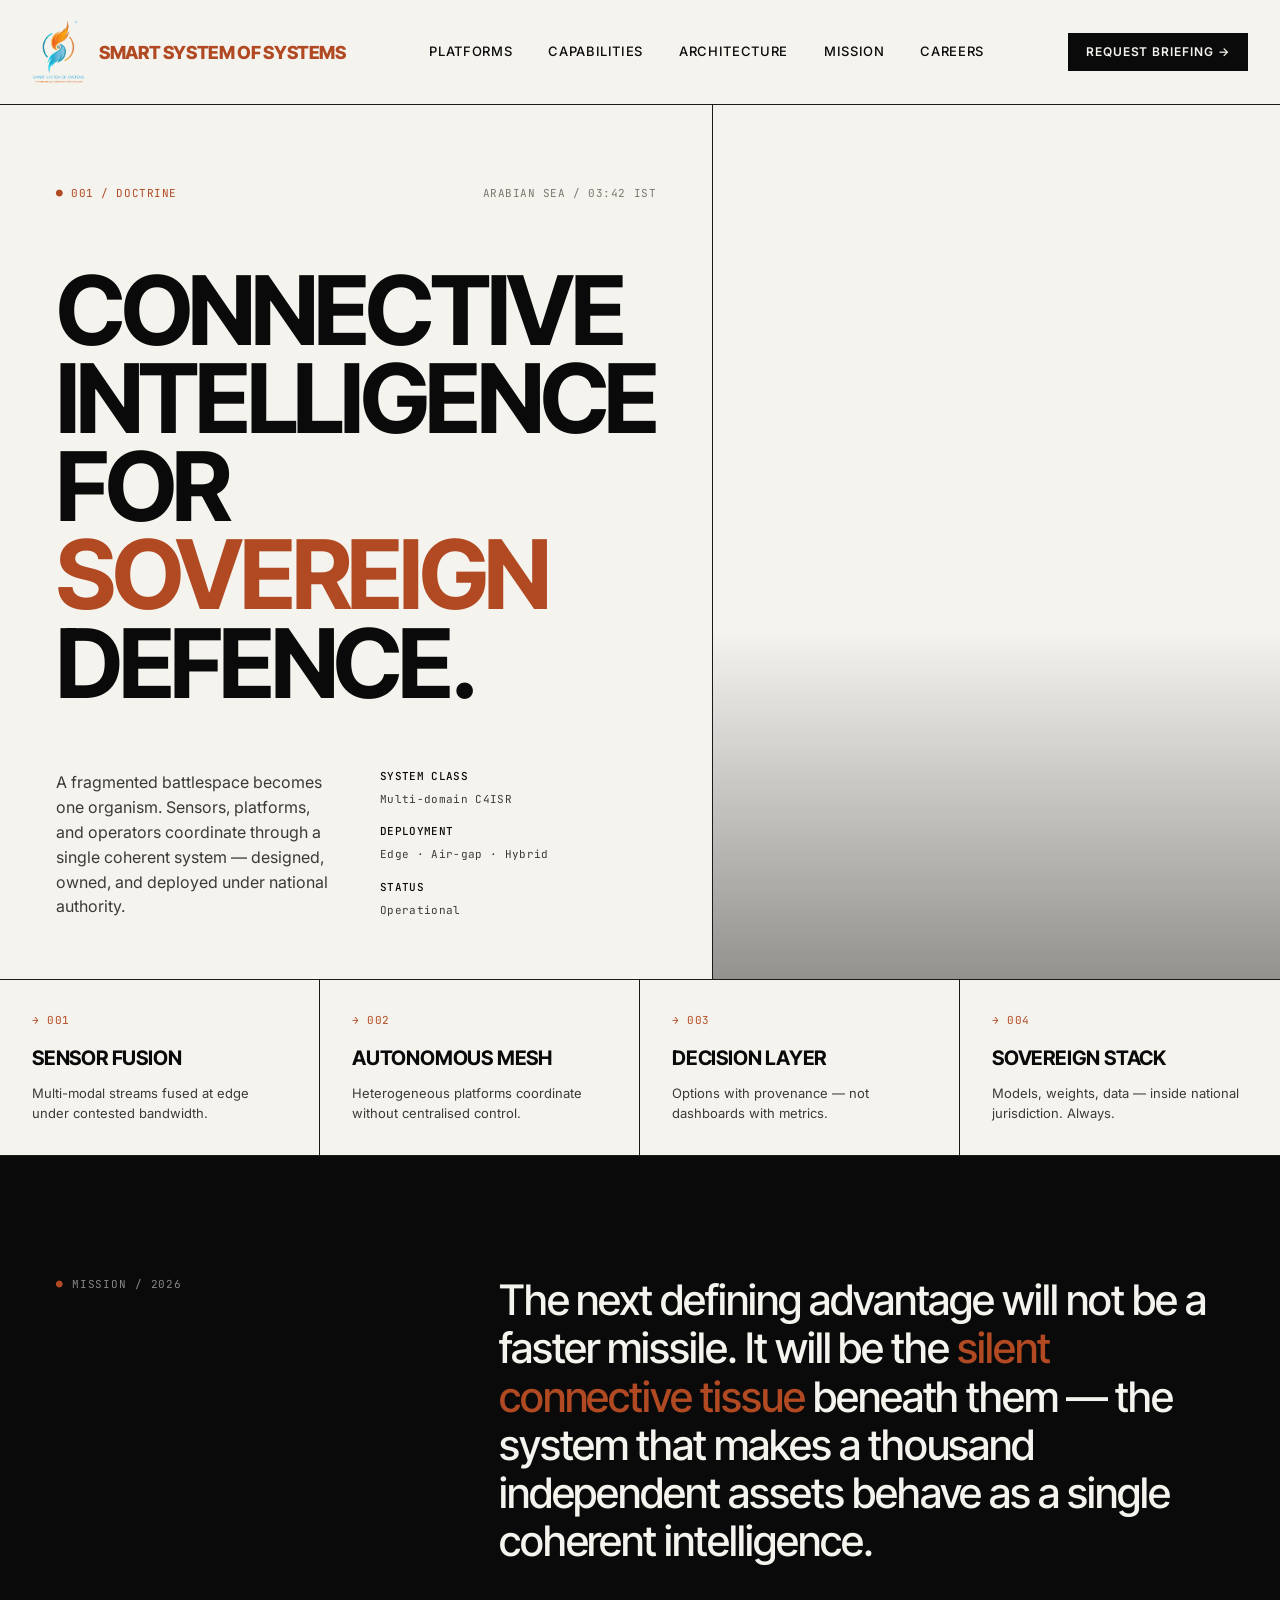
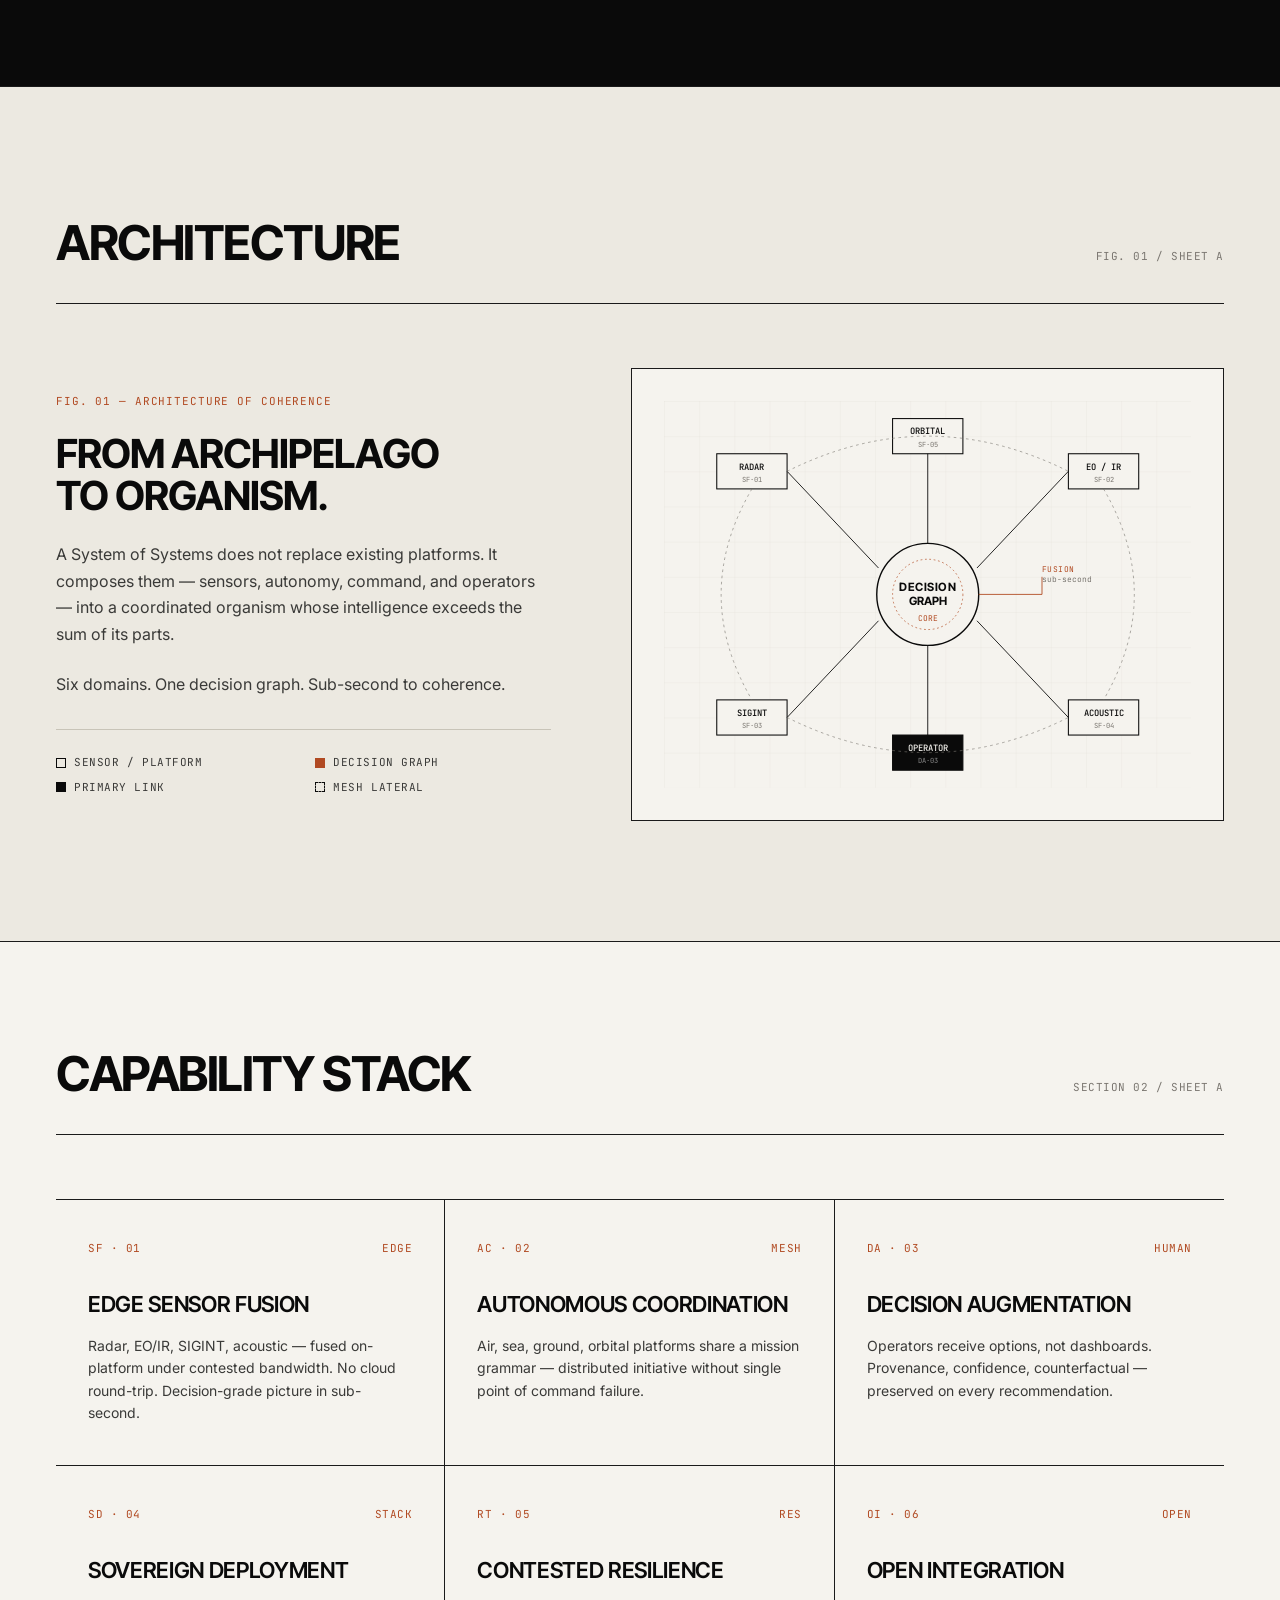
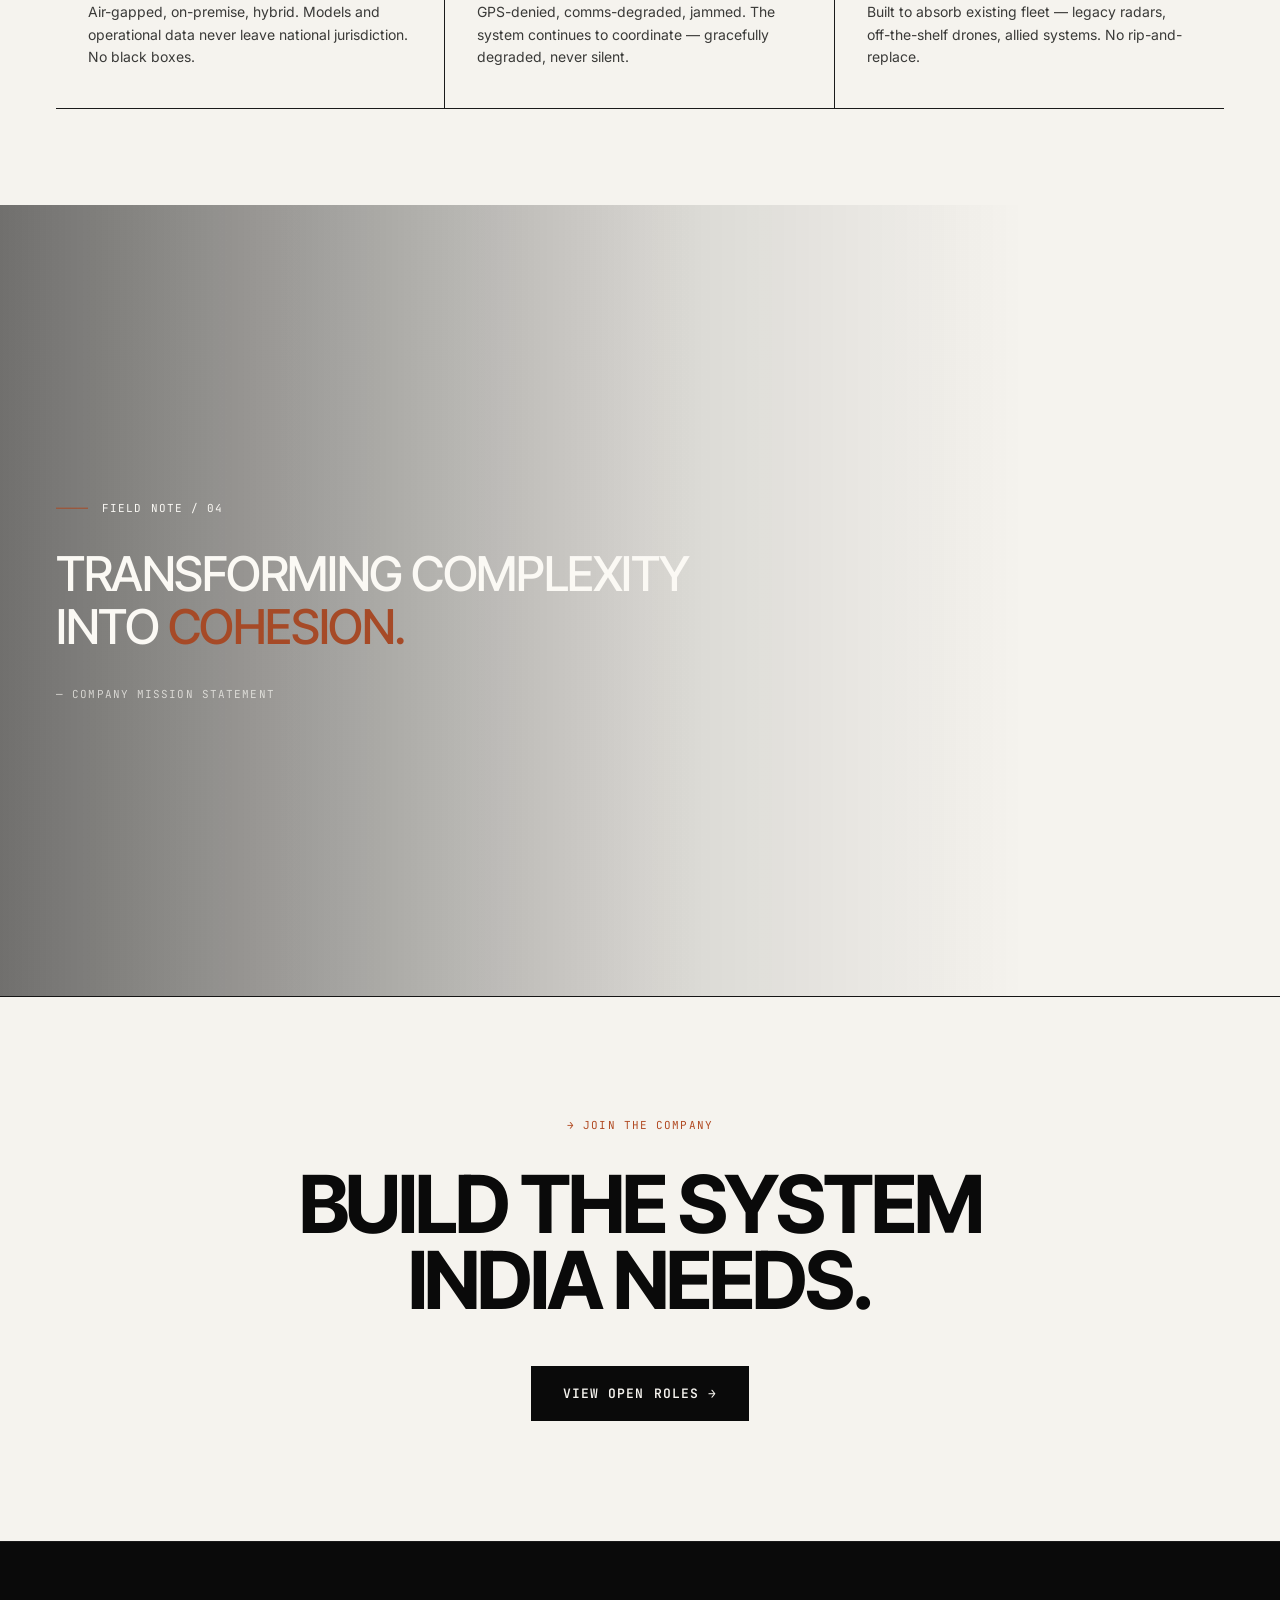
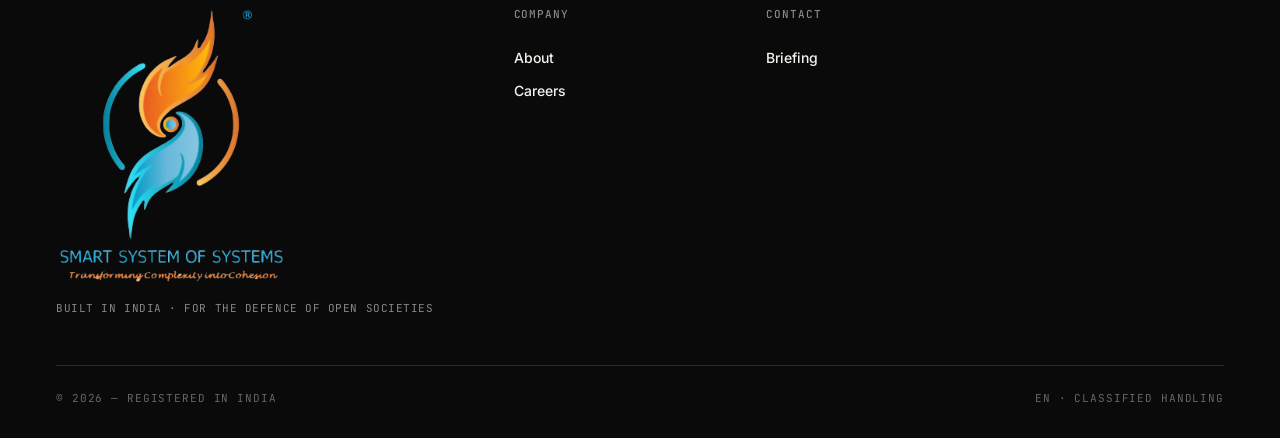
<file: index.html>
<!DOCTYPE html>
<html lang="en">
<head>
<meta charset="UTF-8" />
<meta name="viewport" content="width=device-width, initial-scale=1.0" />
<title>Smart System of Systems</title>
<link rel="icon" type="image/png" sizes="32x32" href="assets/favicon-32.png">
<link rel="icon" type="image/png" sizes="192x192" href="assets/favicon-192.png">
<link rel="apple-touch-icon" href="assets/apple-touch-icon.png">
<link rel="preconnect" href="https://fonts.googleapis.com">
<link rel="preconnect" href="https://fonts.gstatic.com" crossorigin>
<link href="https://fonts.googleapis.com/css2?family=Inter+Tight:wght@400;500;600;700;800&family=Inter:wght@300;400;500;600&family=Fraunces:opsz,wght@9..144,300;9..144,400&family=JetBrains+Mono:wght@400;500&display=swap" rel="stylesheet">
<style>
  :root{
    --paper:#F5F3EE;
    --paper-2:#ECE9E1;
    --ink:#0A0A0A;
    --ink-2:#3A3A38;
    --ink-3:#7A7670;
    --rule:#1A1A1A;
    --rule-soft:#C8C4B8;
    --rust:#B14A22;
  }
  *{box-sizing:border-box;margin:0;padding:0}
  html{scroll-behavior:smooth}
  html,body{background:var(--paper);color:var(--ink);font-family:'Inter',sans-serif;-webkit-font-smoothing:antialiased;line-height:1.5}
  a{color:inherit}
  .nav-cta:hover{background:var(--rust)}
  .badge{position:fixed;bottom:24px;right:24px;z-index:100;background:var(--ink);color:var(--paper);padding:8px 14px;font-family:'JetBrains Mono',monospace;font-size:10px;letter-spacing:0.05em;text-transform:uppercase}

  /* Top utility bar */
  .util{display:flex;justify-content:space-between;align-items:center;padding:10px 32px;background:var(--ink);color:var(--paper);font-family:'JetBrains Mono',monospace;font-size:11px;letter-spacing:0.05em}
  .util-left{display:flex;gap:32px;align-items:center}
  .util-dot{width:6px;height:6px;background:var(--rust);border-radius:50%;display:inline-block;margin-right:8px;animation:pulse 2.4s ease-in-out infinite}
  @keyframes pulse{0%,100%{opacity:1}50%{opacity:0.4}}

  /* Main nav */
  .nav{display:flex;justify-content:space-between;align-items:center;padding:20px 32px;border-bottom:1px solid var(--rule)}
  .nav-mark{font-family:'Inter Tight',sans-serif;font-weight:800;font-size:18px;letter-spacing:-0.02em;text-transform:uppercase}
  .nav-mark span{color:var(--rust)}
  .nav-links{display:flex;gap:36px;font-size:13px;font-weight:500;text-transform:uppercase;letter-spacing:0.05em}
  .nav-links a{color:inherit;text-decoration:none;transition:color 0.2s}
  .nav-links a:hover{color:var(--rust)}
  .nav-cta{background:var(--ink);color:var(--paper);padding:10px 18px;font-size:12px;font-weight:600;text-transform:uppercase;letter-spacing:0.08em;text-decoration:none;display:inline-block}

  /* Hero */
  .hero{position:relative;border-bottom:1px solid var(--rule)}
  .hero-grid{display:grid;grid-template-columns:1fr 1fr;min-height:78vh}
  .hero-text{padding:80px 56px 60px;display:flex;flex-direction:column;justify-content:space-between;border-right:1px solid var(--rule)}
  .hero-meta-top{display:flex;justify-content:space-between;font-family:'JetBrains Mono',monospace;font-size:11px;letter-spacing:0.05em;color:var(--ink-3);text-transform:uppercase;margin-bottom:64px}
  .hero-meta-top span:first-child{color:var(--rust)}
  h1.display{font-family:'Inter Tight',sans-serif;font-weight:700;font-size:96px;line-height:0.92;letter-spacing:-0.045em;text-transform:uppercase}
  h1.display .accent{color:var(--rust)}
  .hero-bottom{margin-top:60px;display:grid;grid-template-columns:1fr 1fr;gap:48px;align-items:end}
  .lede{font-size:16px;line-height:1.55;color:var(--ink-2);max-width:380px}
  .hero-spec{font-family:'JetBrains Mono',monospace;font-size:11px;line-height:1.7;letter-spacing:0.03em;color:var(--ink-2)}
  .hero-spec strong{color:var(--ink);font-weight:500;display:block;margin-bottom:4px;text-transform:uppercase}

  .hero-image{background:url('https://images.unsplash.com/photo-1581094794329-c8112a89af12?w=1400&q=80') center/cover;position:relative;filter:grayscale(0.15) contrast(1.1)}
  .hero-image::after{content:'';position:absolute;inset:0;background:linear-gradient(180deg,transparent 60%,rgba(10,10,10,0.4))}

  /* Pillars row */
  .pillars{display:grid;grid-template-columns:repeat(4,1fr);border-bottom:1px solid var(--rule)}
  .pillar{padding:32px;border-right:1px solid var(--rule);transition:background 0.2s}
  .pillar:last-child{border-right:none}
  .pillar:hover{background:var(--paper-2)}
  .pillar-num{font-family:'JetBrains Mono',monospace;font-size:11px;color:var(--rust);letter-spacing:0.05em;margin-bottom:14px}
  .pillar-title{font-family:'Inter Tight',sans-serif;font-weight:700;font-size:20px;text-transform:uppercase;letter-spacing:-0.01em;margin-bottom:10px}
  .pillar-body{font-size:13px;line-height:1.55;color:var(--ink-2)}

  /* Mission section — black slab */
  .mission{background:var(--ink);color:var(--paper);padding:120px 56px;border-bottom:1px solid var(--rule)}
  .mission-grid{display:grid;grid-template-columns:1fr 2fr;gap:80px;max-width:1400px;margin:0 auto}
  .mission-label{font-family:'JetBrains Mono',monospace;font-size:11px;letter-spacing:0.08em;text-transform:uppercase;color:#888}
  .mission-label .dot{color:var(--rust)}
  .mission-text{font-family:'Inter Tight',sans-serif;font-weight:500;font-size:42px;line-height:1.15;letter-spacing:-0.025em}
  .mission-text .accent{color:var(--rust)}

  /* Architecture diagram — black-ink line drawing on paper, borrowed from C */
  .architecture{padding:120px 56px;border-bottom:1px solid var(--rule);background:var(--paper-2)}
  .arch-head{display:flex;justify-content:space-between;align-items:baseline;margin-bottom:64px;border-bottom:1px solid var(--rule);padding-bottom:24px;max-width:1400px;margin-left:auto;margin-right:auto}
  .arch-title{font-family:'Inter Tight',sans-serif;font-weight:700;font-size:48px;text-transform:uppercase;letter-spacing:-0.03em}
  .arch-meta{font-family:'JetBrains Mono',monospace;font-size:11px;color:var(--ink-3);letter-spacing:0.05em;text-transform:uppercase}
  .arch-grid{display:grid;grid-template-columns:1fr 1.2fr;gap:80px;max-width:1400px;margin:0 auto;align-items:center}
  .arch-text .figref{font-family:'JetBrains Mono',monospace;font-size:11px;letter-spacing:0.08em;color:var(--rust);text-transform:uppercase;margin-bottom:24px}
  .arch-text h3{font-family:'Inter Tight',sans-serif;font-weight:700;font-size:40px;line-height:1.05;letter-spacing:-0.025em;text-transform:uppercase;margin-bottom:24px}
  .arch-text p{font-size:16px;line-height:1.65;color:var(--ink-2);max-width:480px;margin-bottom:24px}
  .arch-text .legend{font-family:'JetBrains Mono',monospace;font-size:11px;letter-spacing:0.05em;text-transform:uppercase;color:var(--ink-2);display:grid;grid-template-columns:1fr 1fr;gap:8px 24px;margin-top:32px;padding-top:24px;border-top:1px solid var(--rule-soft)}
  .legend-item{display:flex;align-items:center;gap:8px}
  .legend-swatch{width:10px;height:10px;border:1px solid var(--ink)}
  .legend-swatch.rust{background:var(--rust);border-color:var(--rust)}
  .arch-svg{background:var(--paper);border:1px solid var(--rule);padding:32px}
  .arch-svg svg{width:100%;height:auto;display:block}

  /* Specs / capability grid */
  .specs{padding:96px 56px}
  .specs-head{display:flex;justify-content:space-between;align-items:baseline;margin-bottom:64px;border-bottom:1px solid var(--rule);padding-bottom:24px}
  .specs-title{font-family:'Inter Tight',sans-serif;font-weight:700;font-size:48px;text-transform:uppercase;letter-spacing:-0.03em}
  .specs-meta{font-family:'JetBrains Mono',monospace;font-size:11px;color:var(--ink-3);letter-spacing:0.05em;text-transform:uppercase}
  .specs-grid{display:grid;grid-template-columns:repeat(3,1fr);gap:0;border-top:1px solid var(--rule)}
  .spec-cell{padding:40px 32px;border-bottom:1px solid var(--rule);border-right:1px solid var(--rule);transition:background 0.2s}
  .spec-cell:nth-child(3n){border-right:none}
  .spec-cell:hover{background:var(--paper-2)}
  .spec-id{font-family:'JetBrains Mono',monospace;font-size:11px;color:var(--rust);letter-spacing:0.05em;margin-bottom:32px;display:flex;justify-content:space-between}
  .spec-name{font-family:'Inter Tight',sans-serif;font-weight:600;font-size:22px;text-transform:uppercase;letter-spacing:-0.015em;margin-bottom:14px}
  .spec-desc{font-size:14px;line-height:1.6;color:var(--ink-2)}

  /* Cinematic landscape break — Helsing borrow, Anduril overlay */
  .break{height:88vh;background:url('https://images.unsplash.com/photo-1506905925346-21bda4d32df4?w=2400&q=80') center/cover;filter:grayscale(0.15) contrast(1.05);position:relative;border-bottom:1px solid var(--rule)}
  .break::before{content:'';position:absolute;inset:0;background:linear-gradient(90deg,rgba(10,10,10,0.55) 0%,rgba(10,10,10,0.1) 55%,transparent 80%)}
  .break-content{position:absolute;top:50%;left:56px;transform:translateY(-50%);color:var(--paper);max-width:680px;z-index:2}
  .break-eyebrow{font-family:'JetBrains Mono',monospace;font-size:11px;letter-spacing:0.1em;text-transform:uppercase;margin-bottom:32px;display:flex;align-items:center;gap:14px}
  .break-eyebrow::before{content:'';width:32px;height:1px;background:var(--rust)}
  .break-quote{font-family:'Inter Tight',sans-serif;font-weight:500;font-size:48px;line-height:1.1;text-transform:uppercase;letter-spacing:-0.03em;margin-bottom:32px}
  .break-quote .accent{color:var(--rust)}
  .break-attr{font-family:'JetBrains Mono',monospace;font-size:11px;letter-spacing:0.1em;text-transform:uppercase;color:rgba(245,243,238,0.7)}

  /* Join CTA */
  .join{padding:120px 56px;border-bottom:1px solid var(--rule);text-align:center}
  .join-eyebrow{font-family:'JetBrains Mono',monospace;font-size:11px;letter-spacing:0.1em;text-transform:uppercase;color:var(--rust);margin-bottom:32px}
  .join-title{font-family:'Inter Tight',sans-serif;font-weight:700;font-size:80px;line-height:0.95;text-transform:uppercase;letter-spacing:-0.04em;max-width:1100px;margin:0 auto 48px}
  .join-cta{display:inline-block;background:var(--ink);color:var(--paper);padding:18px 32px;font-family:'JetBrains Mono',monospace;font-size:13px;font-weight:600;letter-spacing:0.08em;text-transform:uppercase;text-decoration:none}

  /* Footer */
  .footer{background:var(--ink);color:var(--paper);padding:64px 56px 32px}
  .footer-top{display:grid;grid-template-columns:2fr 1fr 1fr 1fr;gap:48px;padding-bottom:48px;border-bottom:1px solid #2A2A2A}
  .footer-mark{font-family:'Inter Tight',sans-serif;font-weight:800;font-size:32px;text-transform:uppercase;letter-spacing:-0.02em;line-height:1}
  .footer-mark span{color:var(--rust)}
  .footer-tag{font-family:'JetBrains Mono',monospace;font-size:11px;color:#888;margin-top:14px;letter-spacing:0.05em;text-transform:uppercase}
  .footer-col h4{font-family:'JetBrains Mono',monospace;font-size:11px;color:#888;letter-spacing:0.08em;text-transform:uppercase;margin-bottom:18px;font-weight:500}
  .footer-col a{display:block;color:var(--paper);text-decoration:none;font-size:14px;padding:6px 0;font-weight:500}
  .footer-col a:hover{color:var(--rust)}
  .footer-bottom{display:flex;justify-content:space-between;font-family:'JetBrains Mono',monospace;font-size:11px;color:#666;letter-spacing:0.08em;text-transform:uppercase;padding-top:24px}
</style>
<link rel="stylesheet" href="mobile.css">
</head>
<body>

  <nav class="nav">
    <div class="nav-mark"><a href="index.html" style="text-decoration:none;color:inherit;display:flex;align-items:center;gap:14px"><img class="brand-emblem" src="assets/ssos-logo.png" alt="Smart System of Systems logo" width="53" height="64"><span>SMART SYSTEM OF SYSTEMS</span></a></div>
    <div class="nav-links">
      <a href="platforms.html">Platforms</a><a href="capabilities.html">Capabilities</a><a href="architecture.html">Architecture</a><a href="mission.html">Mission</a><a href="careers.html">Careers</a>
    </div>
    <a class="nav-cta" href="briefing.html">REQUEST BRIEFING →</a>
  </nav>

  <section class="hero">
    <div class="hero-grid">
      <div class="hero-text">
        <div>
          <div class="hero-meta-top">
            <span>● 001 / DOCTRINE</span>
            <span>ARABIAN SEA / 03:42 IST</span>
          </div>
          <h1 class="display">Connective<br/>intelligence<br/>for <span class="accent">sovereign</span><br/>defence.</h1>
        </div>
        <div class="hero-bottom">
          <p class="lede">A fragmented battlespace becomes one organism. Sensors, platforms, and operators coordinate through a single coherent system — designed, owned, and deployed under national authority.</p>
          <div class="hero-spec">
            <strong>System class</strong>
            Multi-domain C4ISR<br/>
            <strong style="margin-top:14px">Deployment</strong>
            Edge · Air-gap · Hybrid<br/>
            <strong style="margin-top:14px">Status</strong>
            Operational
          </div>
        </div>
      </div>
      <div class="hero-image">
      </div>
    </div>
  </section>

  <section class="pillars" id="platforms">
    <a class="pillar" href="#cap-sf01" style="text-decoration:none;color:inherit;display:block">
      <div class="pillar-num">→ 001</div>
      <div class="pillar-title">Sensor Fusion</div>
      <div class="pillar-body">Multi-modal streams fused at edge under contested bandwidth.</div>
    </a>
    <a class="pillar" href="#cap-ac02" style="text-decoration:none;color:inherit;display:block">
      <div class="pillar-num">→ 002</div>
      <div class="pillar-title">Autonomous Mesh</div>
      <div class="pillar-body">Heterogeneous platforms coordinate without centralised control.</div>
    </a>
    <a class="pillar" href="#cap-da03" style="text-decoration:none;color:inherit;display:block">
      <div class="pillar-num">→ 003</div>
      <div class="pillar-title">Decision Layer</div>
      <div class="pillar-body">Options with provenance — not dashboards with metrics.</div>
    </a>
    <a class="pillar" href="#cap-sd04" style="text-decoration:none;color:inherit;display:block">
      <div class="pillar-num">→ 004</div>
      <div class="pillar-title">Sovereign Stack</div>
      <div class="pillar-body">Models, weights, data — inside national jurisdiction. Always.</div>
    </a>
  </section>

  <section class="mission" id="mission">
    <div class="mission-grid">
      <div class="mission-label"><span class="dot">●</span> MISSION / 2026</div>
      <div class="mission-text">
        The next defining advantage will not be a faster missile. It will be the <span class="accent">silent connective tissue</span> beneath them — the system that makes a thousand independent assets behave as a single coherent intelligence.
      </div>
    </div>
  </section>

  <section class="architecture" id="architecture">
    <div class="arch-head">
      <h2 class="arch-title">Architecture</h2>
      <div class="arch-meta">FIG. 01 / SHEET A</div>
    </div>
    <div class="arch-grid">
      <div class="arch-text">
        <div class="figref">FIG. 01 — Architecture of coherence</div>
        <h3>From archipelago<br/>to organism.</h3>
        <p>A System of Systems does not replace existing platforms. It composes them — sensors, autonomy, command, and operators — into a coordinated organism whose intelligence exceeds the sum of its parts.</p>
        <p>Six domains. One decision graph. Sub-second to coherence.</p>
        <div class="legend">
          <div class="legend-item"><span class="legend-swatch"></span>Sensor / Platform</div>
          <div class="legend-item"><span class="legend-swatch rust"></span>Decision Graph</div>
          <div class="legend-item"><span class="legend-swatch" style="background:var(--ink)"></span>Primary Link</div>
          <div class="legend-item"><span class="legend-swatch" style="background:transparent;border-style:dashed"></span>Mesh Lateral</div>
        </div>
      </div>
      <div class="arch-svg">
        <svg viewBox="0 0 600 440" xmlns="http://www.w3.org/2000/svg">
          <defs>
            <pattern id="grid" width="40" height="40" patternUnits="userSpaceOnUse">
              <path d="M 40 0 L 0 0 0 40" fill="none" stroke="#C8C4B8" stroke-width="0.4"/>
            </pattern>
          </defs>
          <rect width="600" height="440" fill="url(#grid)" opacity="0.6"/>

          <!-- center node -->
          <circle cx="300" cy="220" r="58" fill="#F5F3EE" stroke="#0A0A0A" stroke-width="1.6"/>
          <circle cx="300" cy="220" r="40" fill="none" stroke="#B14A22" stroke-width="0.8" stroke-dasharray="2 3"/>
          <text x="300" y="216" text-anchor="middle" font-family="Inter Tight,sans-serif" font-weight="700" font-size="13" fill="#0A0A0A" text-transform="uppercase" letter-spacing="0.05em">DECISION</text>
          <text x="300" y="232" text-anchor="middle" font-family="Inter Tight,sans-serif" font-weight="700" font-size="13" fill="#0A0A0A">GRAPH</text>
          <text x="300" y="250" text-anchor="middle" font-family="JetBrains Mono,monospace" font-size="9" fill="#B14A22">CORE</text>

          <!-- nodes around -->
          <g font-family="JetBrains Mono,monospace" font-size="10" fill="#0A0A0A">
            <rect x="60" y="60" width="80" height="40" fill="#F5F3EE" stroke="#0A0A0A" stroke-width="1.2"/>
            <text x="100" y="78" text-anchor="middle" font-weight="500">RADAR</text>
            <text x="100" y="92" text-anchor="middle" font-size="8" fill="#7A7670">SF·01</text>

            <rect x="460" y="60" width="80" height="40" fill="#F5F3EE" stroke="#0A0A0A" stroke-width="1.2"/>
            <text x="500" y="78" text-anchor="middle" font-weight="500">EO / IR</text>
            <text x="500" y="92" text-anchor="middle" font-size="8" fill="#7A7670">SF·02</text>

            <rect x="60" y="340" width="80" height="40" fill="#F5F3EE" stroke="#0A0A0A" stroke-width="1.2"/>
            <text x="100" y="358" text-anchor="middle" font-weight="500">SIGINT</text>
            <text x="100" y="372" text-anchor="middle" font-size="8" fill="#7A7670">SF·03</text>

            <rect x="460" y="340" width="80" height="40" fill="#F5F3EE" stroke="#0A0A0A" stroke-width="1.2"/>
            <text x="500" y="358" text-anchor="middle" font-weight="500">ACOUSTIC</text>
            <text x="500" y="372" text-anchor="middle" font-size="8" fill="#7A7670">SF·04</text>

            <rect x="260" y="20" width="80" height="40" fill="#F5F3EE" stroke="#0A0A0A" stroke-width="1.2"/>
            <text x="300" y="38" text-anchor="middle" font-weight="500">ORBITAL</text>
            <text x="300" y="52" text-anchor="middle" font-size="8" fill="#7A7670">SF·05</text>

            <rect x="260" y="380" width="80" height="40" fill="#0A0A0A" stroke="#0A0A0A" stroke-width="1.2"/>
            <text x="300" y="398" text-anchor="middle" font-weight="500" fill="#F5F3EE">OPERATOR</text>
            <text x="300" y="412" text-anchor="middle" font-size="8" fill="#888">DA·03</text>
          </g>

          <!-- connecting lines (primary) -->
          <g stroke="#0A0A0A" stroke-width="1" fill="none">
            <line x1="140" y1="80" x2="244" y2="190"/>
            <line x1="460" y1="80" x2="356" y2="190"/>
            <line x1="140" y1="360" x2="244" y2="250"/>
            <line x1="460" y1="360" x2="356" y2="250"/>
            <line x1="300" y1="60" x2="300" y2="162"/>
            <line x1="300" y1="380" x2="300" y2="278"/>
          </g>
          <!-- mesh lateral (dashed) -->
          <g stroke="#7A7670" stroke-width="0.7" fill="none" stroke-dasharray="3 4">
            <path d="M 140 80 Q 300 0 460 80"/>
            <path d="M 140 360 Q 300 440 460 360"/>
            <path d="M 100 100 Q 30 220 100 340"/>
            <path d="M 500 100 Q 570 220 500 340"/>
          </g>

          <!-- annotation -->
          <line x1="358" y1="220" x2="430" y2="220" stroke="#B14A22" stroke-width="1"/>
          <line x1="430" y1="220" x2="430" y2="200" stroke="#B14A22" stroke-width="1"/>
          <text x="430" y="194" font-family="JetBrains Mono,monospace" font-size="9" fill="#B14A22" letter-spacing="0.05em">FUSION</text>
          <text x="430" y="206" font-family="JetBrains Mono,monospace" font-size="9" fill="#7A7670">sub-second</text>
        </svg>
      </div>
    </div>
  </section>

  <section class="specs" id="capabilities">
    <div class="specs-head">
      <h2 class="specs-title">Capability Stack</h2>
      <div class="specs-meta">SECTION 02 / SHEET A</div>
    </div>

    <div class="specs-grid">
      <div class="spec-cell" id="cap-sf01">
        <div class="spec-id"><span>SF · 01</span><span>EDGE</span></div>
        <div class="spec-name">Edge Sensor Fusion</div>
        <div class="spec-desc">Radar, EO/IR, SIGINT, acoustic — fused on-platform under contested bandwidth. No cloud round-trip. Decision-grade picture in sub-second.</div>
      </div>
      <div class="spec-cell" id="cap-ac02">
        <div class="spec-id"><span>AC · 02</span><span>MESH</span></div>
        <div class="spec-name">Autonomous Coordination</div>
        <div class="spec-desc">Air, sea, ground, orbital platforms share a mission grammar — distributed initiative without single point of command failure.</div>
      </div>
      <div class="spec-cell" id="cap-da03">
        <div class="spec-id"><span>DA · 03</span><span>HUMAN</span></div>
        <div class="spec-name">Decision Augmentation</div>
        <div class="spec-desc">Operators receive options, not dashboards. Provenance, confidence, counterfactual — preserved on every recommendation.</div>
      </div>
      <div class="spec-cell" id="cap-sd04">
        <div class="spec-id"><span>SD · 04</span><span>STACK</span></div>
        <div class="spec-name">Sovereign Deployment</div>
        <div class="spec-desc">Air-gapped, on-premise, hybrid. Models and operational data never leave national jurisdiction. No black boxes.</div>
      </div>
      <div class="spec-cell">
        <div class="spec-id"><span>RT · 05</span><span>RES</span></div>
        <div class="spec-name">Contested Resilience</div>
        <div class="spec-desc">GPS-denied, comms-degraded, jammed. The system continues to coordinate — gracefully degraded, never silent.</div>
      </div>
      <div class="spec-cell">
        <div class="spec-id"><span>OI · 06</span><span>OPEN</span></div>
        <div class="spec-name">Open Integration</div>
        <div class="spec-desc">Built to absorb existing fleet — legacy radars, off-the-shelf drones, allied systems. No rip-and-replace.</div>
      </div>
    </div>
  </section>

  <section class="break">
    <div class="break-content">
      <div class="break-eyebrow">FIELD NOTE / 04</div>
      <h3 class="break-quote">Transforming Complexity into <span class="accent">Cohesion.</span></h3>
      <div class="break-attr">— Company mission statement</div>
    </div>
  </section>

  <section class="join" id="careers">
    <div class="join-eyebrow">→ JOIN THE COMPANY</div>
    <h3 class="join-title">Build the system<br/>India needs.</h3>
    <a class="join-cta" href="careers.html">VIEW OPEN ROLES →</a>
  </section>

  <footer class="footer">
    <div class="footer-top">
      <div>
        <div class="footer-mark"><a href="index.html" style="text-decoration:none;color:inherit;display:flex;align-items:center;gap:14px"><img class="brand-logo-full" src="assets/ssos-logo.png" alt="Smart System of Systems — Transforming Complexity into Cohesion" width="231" height="280"></a></div>
        <div class="footer-tag">BUILT IN INDIA · FOR THE DEFENCE OF OPEN SOCIETIES</div>
      </div>
      <div class="footer-col"><h4>COMPANY</h4><a href="about.html">About</a><a href="careers.html">Careers</a></div>
      <div class="footer-col"><h4>CONTACT</h4><a href="briefing.html">Briefing</a></div>
    </div>
    <div class="footer-bottom">
      <span>© 2026 — REGISTERED IN INDIA</span>
      <span>EN · CLASSIFIED HANDLING</span>
    </div>
  </footer>
</body>
</html>
</file>
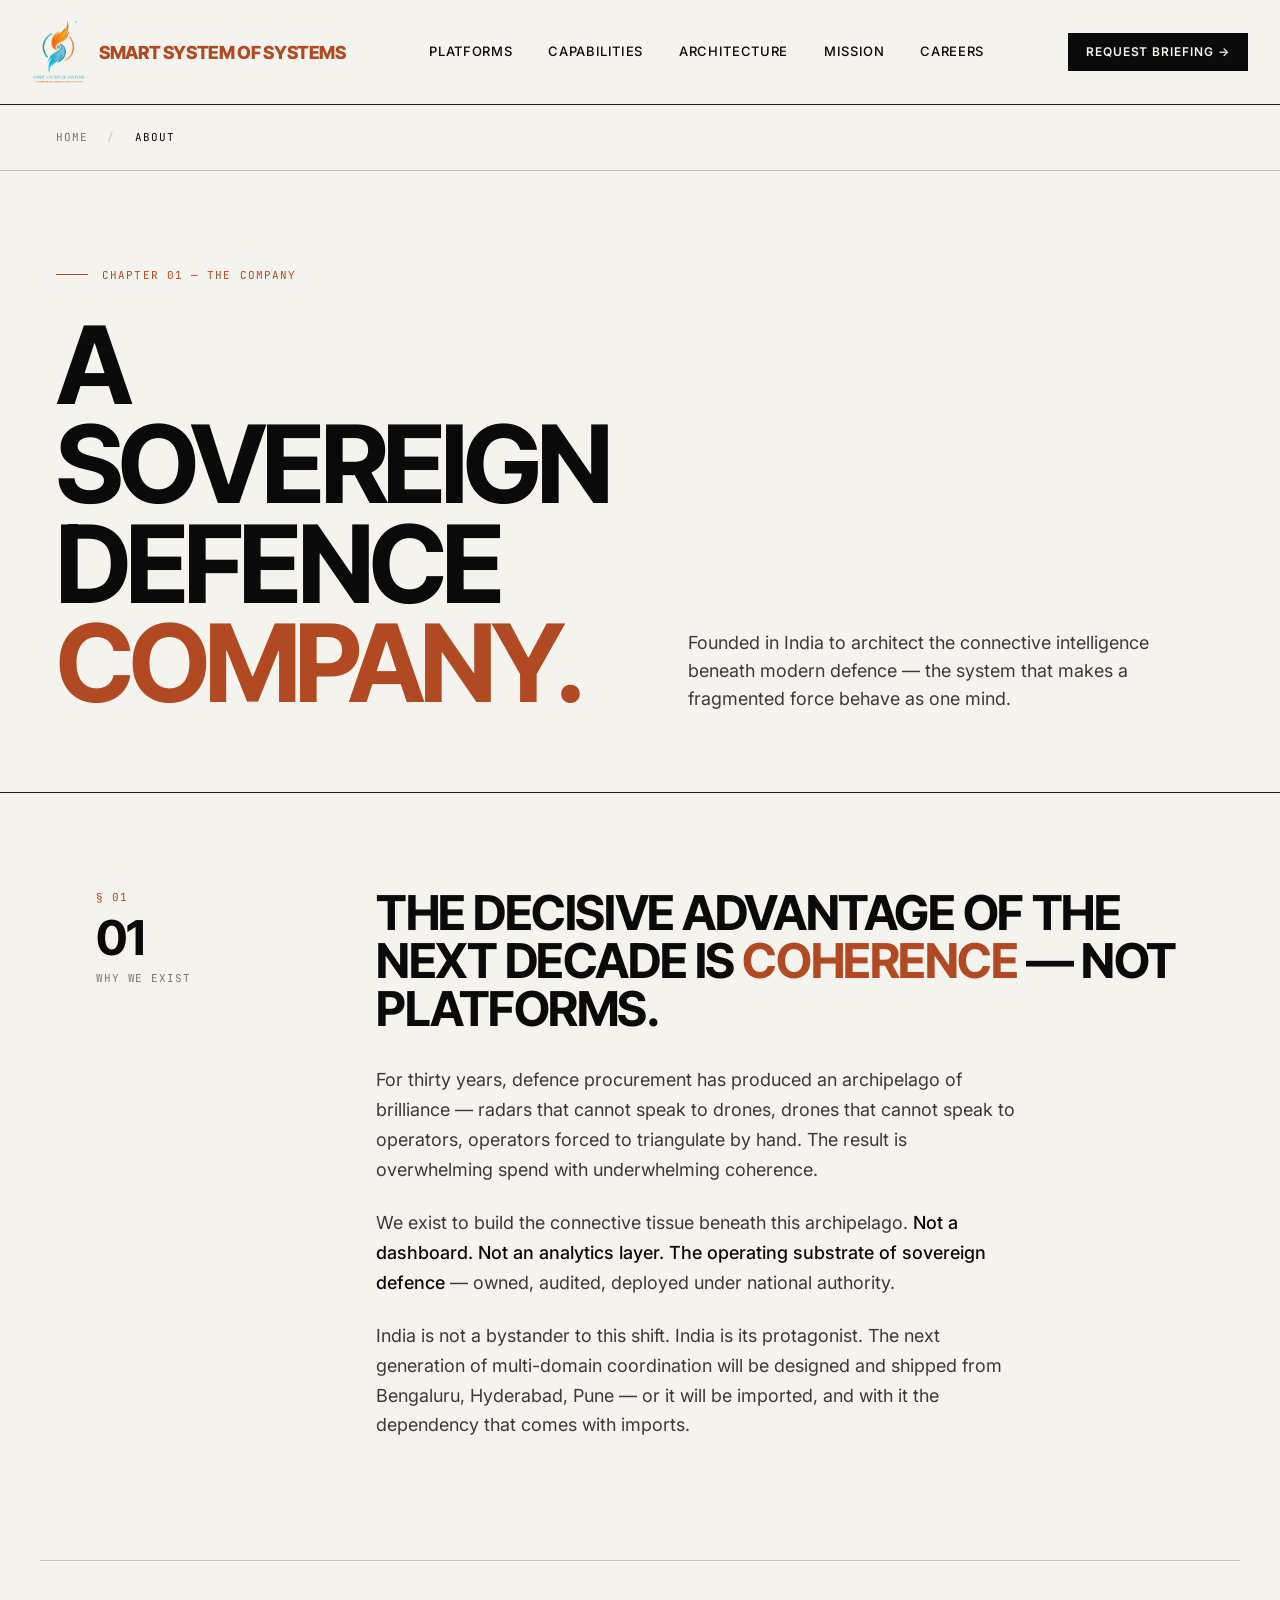
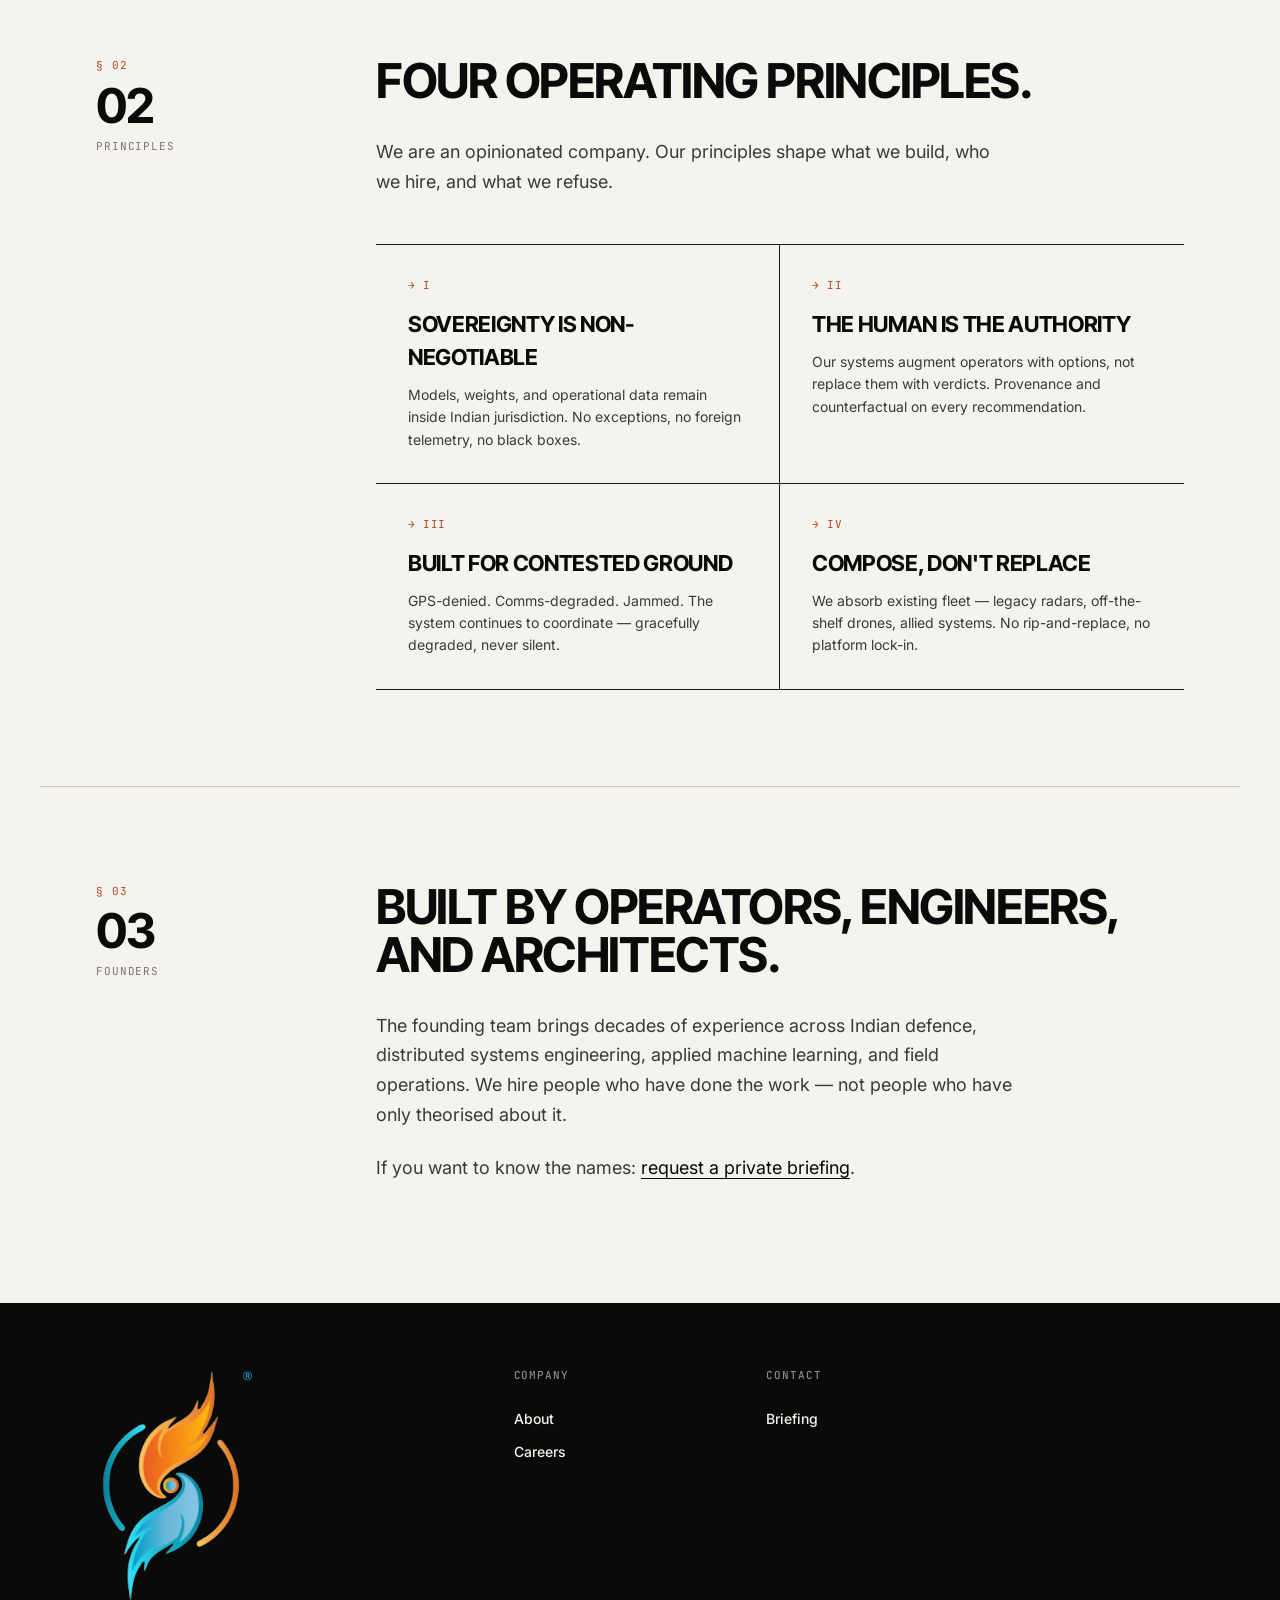
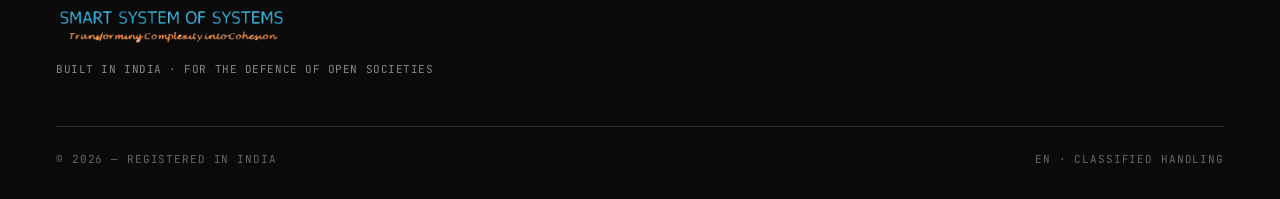
<file: about.html>
<!DOCTYPE html>
<html lang="en">
<head>
<meta charset="UTF-8" />
<meta name="viewport" content="width=device-width, initial-scale=1.0" />
<title>About — Smart System of Systems</title>
<link rel="icon" type="image/png" sizes="32x32" href="assets/favicon-32.png">
<link rel="icon" type="image/png" sizes="192x192" href="assets/favicon-192.png">
<link rel="apple-touch-icon" href="assets/apple-touch-icon.png">
<link rel="preconnect" href="https://fonts.googleapis.com">
<link rel="preconnect" href="https://fonts.gstatic.com" crossorigin>
<link href="https://fonts.googleapis.com/css2?family=Inter+Tight:wght@400;500;600;700;800&family=Inter:wght@300;400;500;600&family=JetBrains+Mono:wght@400;500&display=swap" rel="stylesheet">
<style>
  :root{--paper:#F5F3EE;--paper-2:#ECE9E1;--ink:#0A0A0A;--ink-2:#3A3A38;--ink-3:#7A7670;--rule:#1A1A1A;--rule-soft:#C8C4B8;--rust:#B14A22}
  *{box-sizing:border-box;margin:0;padding:0}
  html{scroll-behavior:smooth}
  html,body{background:var(--paper);color:var(--ink);font-family:'Inter',sans-serif;-webkit-font-smoothing:antialiased;line-height:1.5}
  a{color:inherit}
  .util{display:flex;justify-content:space-between;align-items:center;padding:10px 32px;background:var(--ink);color:var(--paper);font-family:'JetBrains Mono',monospace;font-size:11px;letter-spacing:0.05em}
  .util-left{display:flex;gap:32px;align-items:center}
  .util-dot{width:6px;height:6px;background:var(--rust);border-radius:50%;display:inline-block;margin-right:8px;animation:pulse 2.4s ease-in-out infinite}
  @keyframes pulse{0%,100%{opacity:1}50%{opacity:0.4}}
  .nav{display:flex;justify-content:space-between;align-items:center;padding:20px 32px;border-bottom:1px solid var(--rule)}
  .nav-mark{font-family:'Inter Tight',sans-serif;font-weight:800;font-size:18px;letter-spacing:-0.02em;text-transform:uppercase}
  .nav-mark a{text-decoration:none;color:inherit}
  .nav-mark span{color:var(--rust)}
  .nav-links{display:flex;gap:36px;font-size:13px;font-weight:500;text-transform:uppercase;letter-spacing:0.05em}
  .nav-links a{color:inherit;text-decoration:none;transition:color 0.2s}
  .nav-links a:hover{color:var(--rust)}
  .nav-cta{background:var(--ink);color:var(--paper);padding:10px 18px;font-size:12px;font-weight:600;text-transform:uppercase;letter-spacing:0.08em;text-decoration:none;display:inline-block}
  .nav-cta:hover{background:var(--rust)}

  .breadcrumb{padding:24px 56px;font-family:'JetBrains Mono',monospace;font-size:11px;letter-spacing:0.08em;text-transform:uppercase;color:var(--ink-3);border-bottom:1px solid var(--rule-soft)}
  .breadcrumb a{color:inherit;text-decoration:none}
  .breadcrumb a:hover{color:var(--rust)}
  .breadcrumb .sep{margin:0 12px;color:var(--rule-soft)}
  .breadcrumb .current{color:var(--ink)}

  .page-hero{padding:96px 56px 80px;border-bottom:1px solid var(--rule);max-width:1400px;margin:0 auto;display:grid;grid-template-columns:1fr 1fr;gap:80px;align-items:end}
  .page-eyebrow{font-family:'JetBrains Mono',monospace;font-size:11px;color:var(--rust);letter-spacing:0.1em;text-transform:uppercase;margin-bottom:32px;display:flex;align-items:center;gap:14px}
  .page-eyebrow::before{content:'';width:32px;height:1px;background:var(--rust)}
  h1.page-title{font-family:'Inter Tight',sans-serif;font-weight:700;font-size:108px;line-height:0.92;letter-spacing:-0.045em;text-transform:uppercase}
  h1.page-title .accent{color:var(--rust)}
  .page-lede{font-size:18px;line-height:1.55;color:var(--ink-2);max-width:480px}

  .body-section{padding:96px 56px;max-width:1200px;margin:0 auto;display:grid;grid-template-columns:200px 1fr;gap:80px}
  .body-section + .body-section{border-top:1px solid var(--rule-soft);padding-top:96px}
  .body-aside{font-family:'JetBrains Mono',monospace;font-size:11px;letter-spacing:0.08em;text-transform:uppercase;color:var(--ink-3);position:sticky;top:32px;align-self:start}
  .body-aside .label{color:var(--rust);margin-bottom:8px}
  .body-aside .num{font-family:'Inter Tight',sans-serif;font-weight:700;font-size:48px;color:var(--ink);letter-spacing:-0.03em;line-height:1;margin-bottom:8px;text-transform:none}
  .body-content h2{font-family:'Inter Tight',sans-serif;font-weight:700;font-size:48px;text-transform:uppercase;letter-spacing:-0.03em;margin-bottom:32px;line-height:1}
  .body-content h2 .accent{color:var(--rust)}
  .body-content p{font-size:18px;line-height:1.65;color:var(--ink-2);max-width:640px;margin-bottom:24px}
  .body-content p strong{color:var(--ink);font-weight:500}

  .principles{display:grid;grid-template-columns:repeat(2,1fr);gap:0;border-top:1px solid var(--rule);margin-top:48px}
  .principle{padding:32px;border-bottom:1px solid var(--rule);border-right:1px solid var(--rule)}
  .principle:nth-child(2n){border-right:none}
  .principle-num{font-family:'JetBrains Mono',monospace;font-size:11px;color:var(--rust);letter-spacing:0.05em;margin-bottom:14px}
  .principle-title{font-family:'Inter Tight',sans-serif;font-weight:700;font-size:22px;text-transform:uppercase;letter-spacing:-0.015em;margin-bottom:10px}
  .principle-body{font-size:14px;line-height:1.6;color:var(--ink-2)}

  .footer{background:var(--ink);color:var(--paper);padding:64px 56px 32px}
  .footer-top{display:grid;grid-template-columns:2fr 1fr 1fr 1fr;gap:48px;padding-bottom:48px;border-bottom:1px solid #2A2A2A}
  .footer-mark{font-family:'Inter Tight',sans-serif;font-weight:800;font-size:32px;text-transform:uppercase;letter-spacing:-0.02em;line-height:1}
  .footer-mark a{text-decoration:none;color:inherit}
  .footer-mark span{color:var(--rust)}
  .footer-tag{font-family:'JetBrains Mono',monospace;font-size:11px;color:#888;margin-top:14px;letter-spacing:0.05em;text-transform:uppercase}
  .footer-col h4{font-family:'JetBrains Mono',monospace;font-size:11px;color:#888;letter-spacing:0.08em;text-transform:uppercase;margin-bottom:18px;font-weight:500}
  .footer-col a{display:block;color:var(--paper);text-decoration:none;font-size:14px;padding:6px 0;font-weight:500}
  .footer-col a:hover{color:var(--rust)}
  .footer-bottom{display:flex;justify-content:space-between;font-family:'JetBrains Mono',monospace;font-size:11px;color:#666;letter-spacing:0.08em;text-transform:uppercase;padding-top:24px}
</style>
<link rel="stylesheet" href="mobile.css">
</head>
<body>
  <nav class="nav">
    <div class="nav-mark"><a href="index.html" style="text-decoration:none;color:inherit;display:flex;align-items:center;gap:14px"><img class="brand-emblem" src="assets/ssos-logo.png" alt="Smart System of Systems logo" width="53" height="64"><span>SMART SYSTEM OF SYSTEMS</span></a></div>
    <div class="nav-links">
      <a href="platforms.html">Platforms</a><a href="capabilities.html">Capabilities</a><a href="architecture.html">Architecture</a><a href="mission.html">Mission</a><a href="careers.html">Careers</a>
    </div>
    <a class="nav-cta" href="briefing.html">REQUEST BRIEFING →</a>
  </nav>

  <div class="breadcrumb">
    <a href="index.html">Home</a>
    <span class="sep">/</span>
    <span class="current">About</span>
  </div>

  <section class="page-hero">
    <div>
      <div class="page-eyebrow">CHAPTER 01 — THE COMPANY</div>
      <h1 class="page-title">A sovereign<br/>defence <span class="accent">company.</span></h1>
    </div>
    <p class="page-lede">Founded in India to architect the connective intelligence beneath modern defence — the system that makes a fragmented force behave as one mind.</p>
  </section>

  <section class="body-section">
    <aside class="body-aside">
      <div class="label">§ 01</div>
      <div class="num">01</div>
      <div>Why we exist</div>
    </aside>
    <div class="body-content">
      <h2>The decisive advantage of the next decade is <span class="accent">coherence</span> — not platforms.</h2>
      <p>For thirty years, defence procurement has produced an archipelago of brilliance — radars that cannot speak to drones, drones that cannot speak to operators, operators forced to triangulate by hand. The result is overwhelming spend with underwhelming coherence.</p>
      <p>We exist to build the connective tissue beneath this archipelago. <strong>Not a dashboard. Not an analytics layer. The operating substrate of sovereign defence</strong> — owned, audited, deployed under national authority.</p>
      <p>India is not a bystander to this shift. India is its protagonist. The next generation of multi-domain coordination will be designed and shipped from Bengaluru, Hyderabad, Pune — or it will be imported, and with it the dependency that comes with imports.</p>
    </div>
  </section>

  <section class="body-section">
    <aside class="body-aside">
      <div class="label">§ 02</div>
      <div class="num">02</div>
      <div>Principles</div>
    </aside>
    <div class="body-content">
      <h2>Four operating principles.</h2>
      <p>We are an opinionated company. Our principles shape what we build, who we hire, and what we refuse.</p>
      <div class="principles">
        <div class="principle">
          <div class="principle-num">→ I</div>
          <div class="principle-title">Sovereignty is non-negotiable</div>
          <div class="principle-body">Models, weights, and operational data remain inside Indian jurisdiction. No exceptions, no foreign telemetry, no black boxes.</div>
        </div>
        <div class="principle">
          <div class="principle-num">→ II</div>
          <div class="principle-title">The human is the authority</div>
          <div class="principle-body">Our systems augment operators with options, not replace them with verdicts. Provenance and counterfactual on every recommendation.</div>
        </div>
        <div class="principle">
          <div class="principle-num">→ III</div>
          <div class="principle-title">Built for contested ground</div>
          <div class="principle-body">GPS-denied. Comms-degraded. Jammed. The system continues to coordinate — gracefully degraded, never silent.</div>
        </div>
        <div class="principle">
          <div class="principle-num">→ IV</div>
          <div class="principle-title">Compose, don't replace</div>
          <div class="principle-body">We absorb existing fleet — legacy radars, off-the-shelf drones, allied systems. No rip-and-replace, no platform lock-in.</div>
        </div>
      </div>
    </div>
  </section>

  <section class="body-section">
    <aside class="body-aside">
      <div class="label">§ 03</div>
      <div class="num">03</div>
      <div>Founders</div>
    </aside>
    <div class="body-content">
      <h2>Built by operators, engineers, and architects.</h2>
      <p>The founding team brings decades of experience across Indian defence, distributed systems engineering, applied machine learning, and field operations. We hire people who have done the work — not people who have only theorised about it.</p>
      <p>If you want to know the names: <a href="briefing.html" style="border-bottom:1px solid var(--ink);text-decoration:none;color:var(--ink)">request a private briefing</a>.</p>
    </div>
  </section>

  <footer class="footer">
    <div class="footer-top">
      <div>
        <div class="footer-mark"><a href="index.html" style="text-decoration:none;color:inherit;display:flex;align-items:center;gap:14px"><img class="brand-logo-full" src="assets/ssos-logo.png" alt="Smart System of Systems — Transforming Complexity into Cohesion" width="231" height="280"></a></div>
        <div class="footer-tag">BUILT IN INDIA · FOR THE DEFENCE OF OPEN SOCIETIES</div>
      </div>
      <div class="footer-col"><h4>COMPANY</h4><a href="about.html">About</a><a href="careers.html">Careers</a></div>
      <div class="footer-col"><h4>CONTACT</h4><a href="briefing.html">Briefing</a></div>
    </div>
    <div class="footer-bottom">
      <span>© 2026 — REGISTERED IN INDIA</span>
      <span>EN · CLASSIFIED HANDLING</span>
    </div>
  </footer>
</body>
</html>
</file>
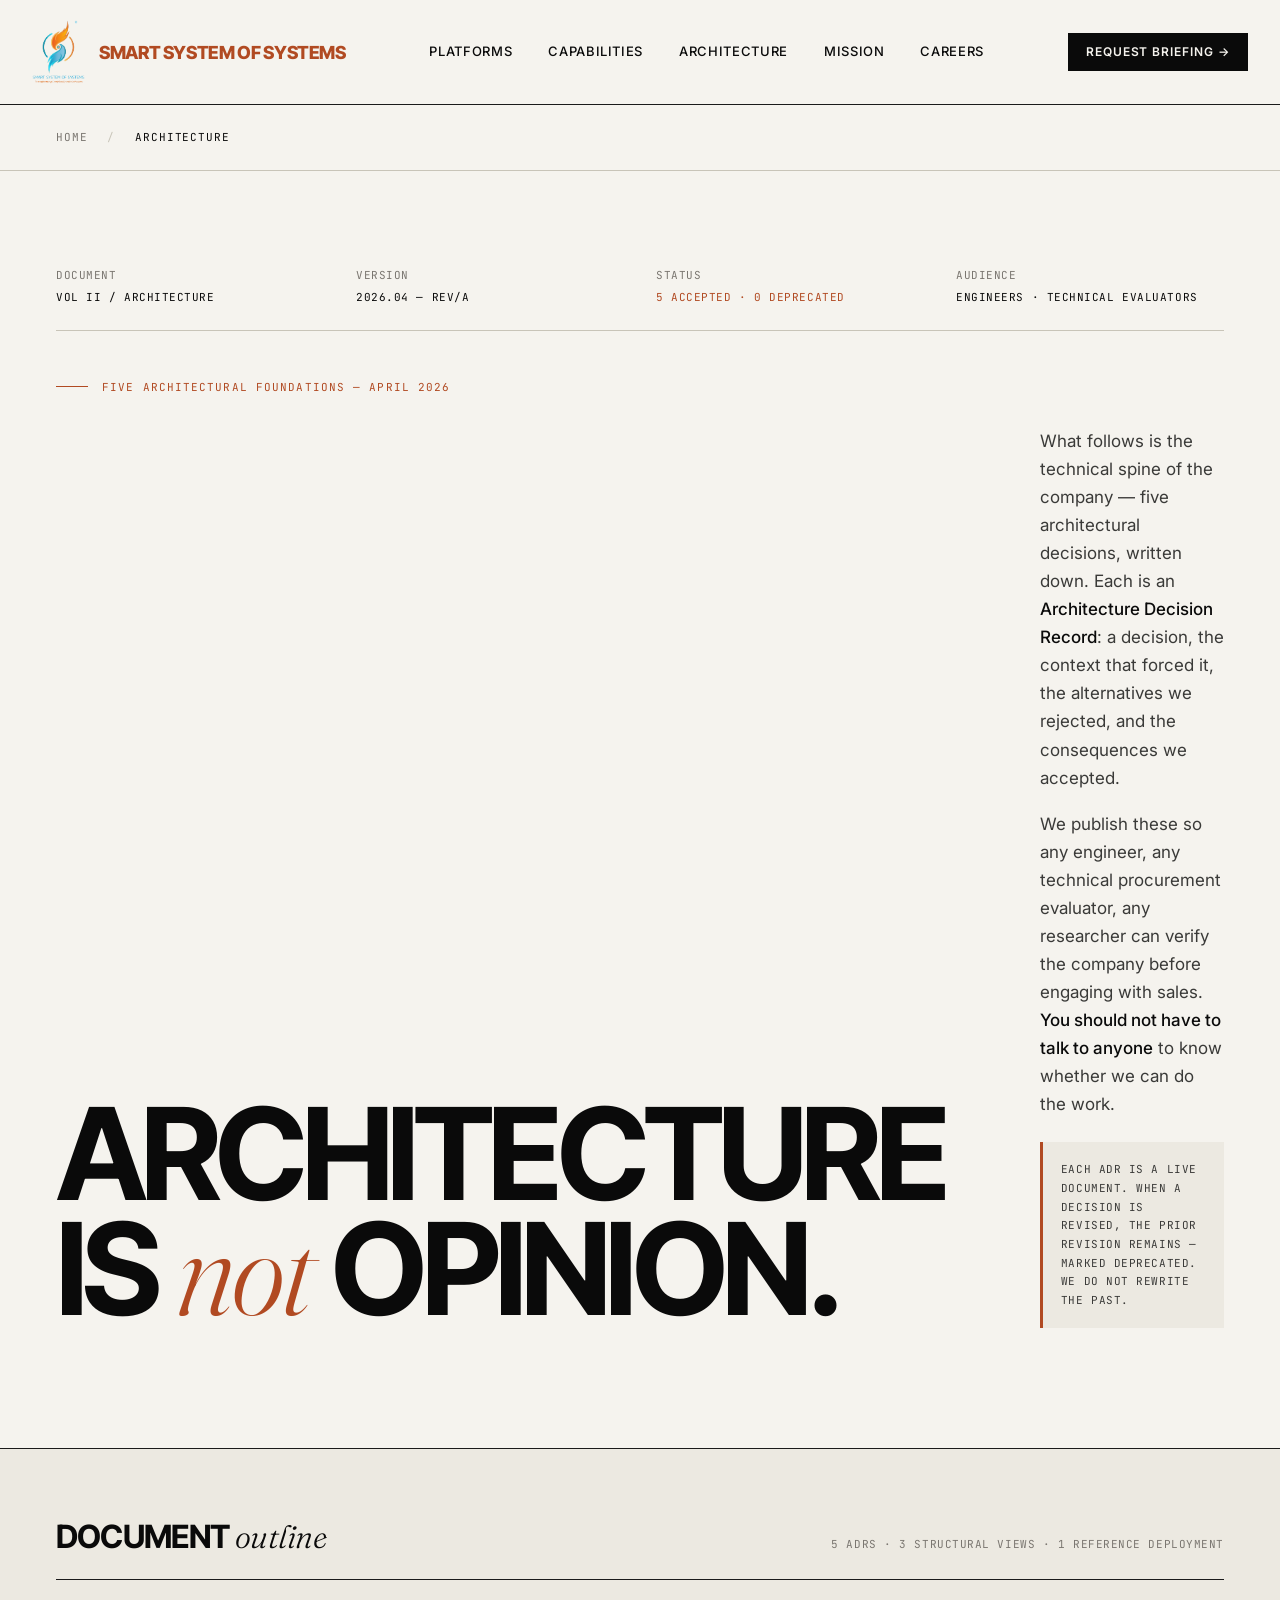
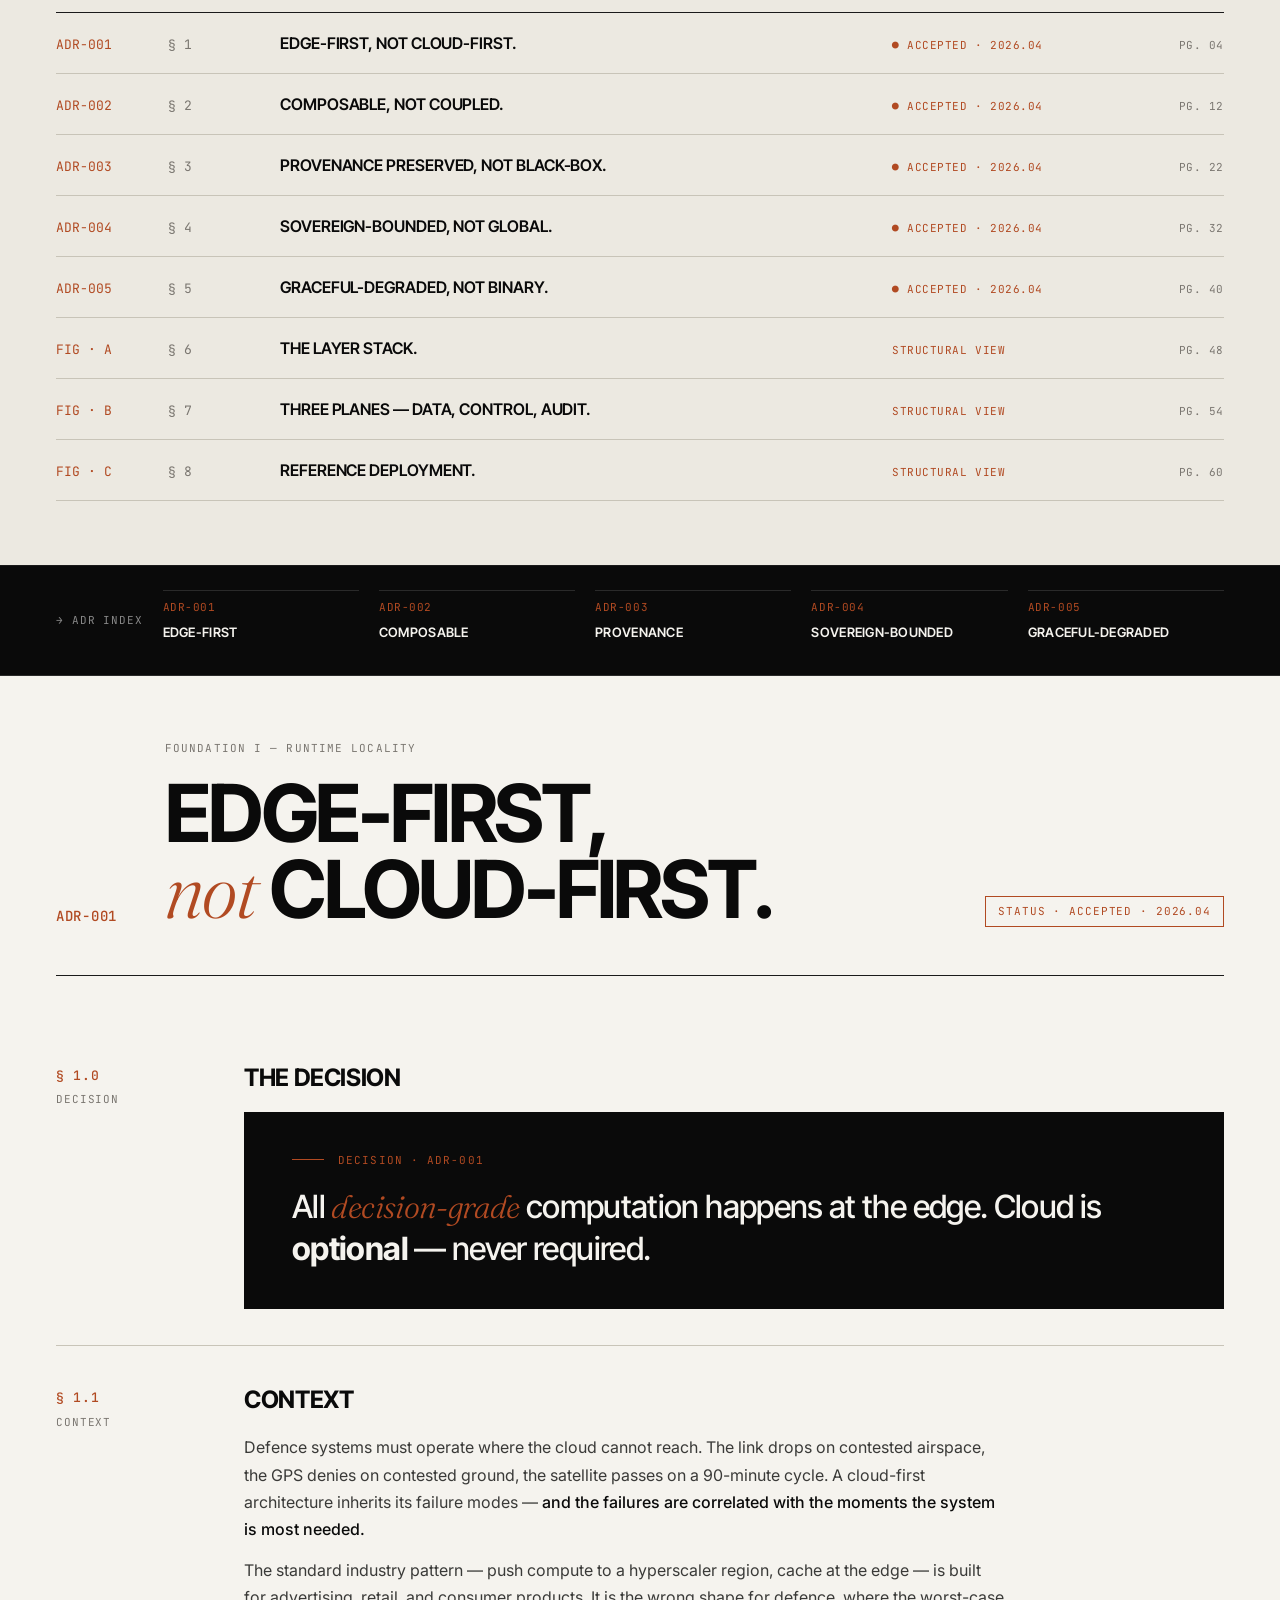
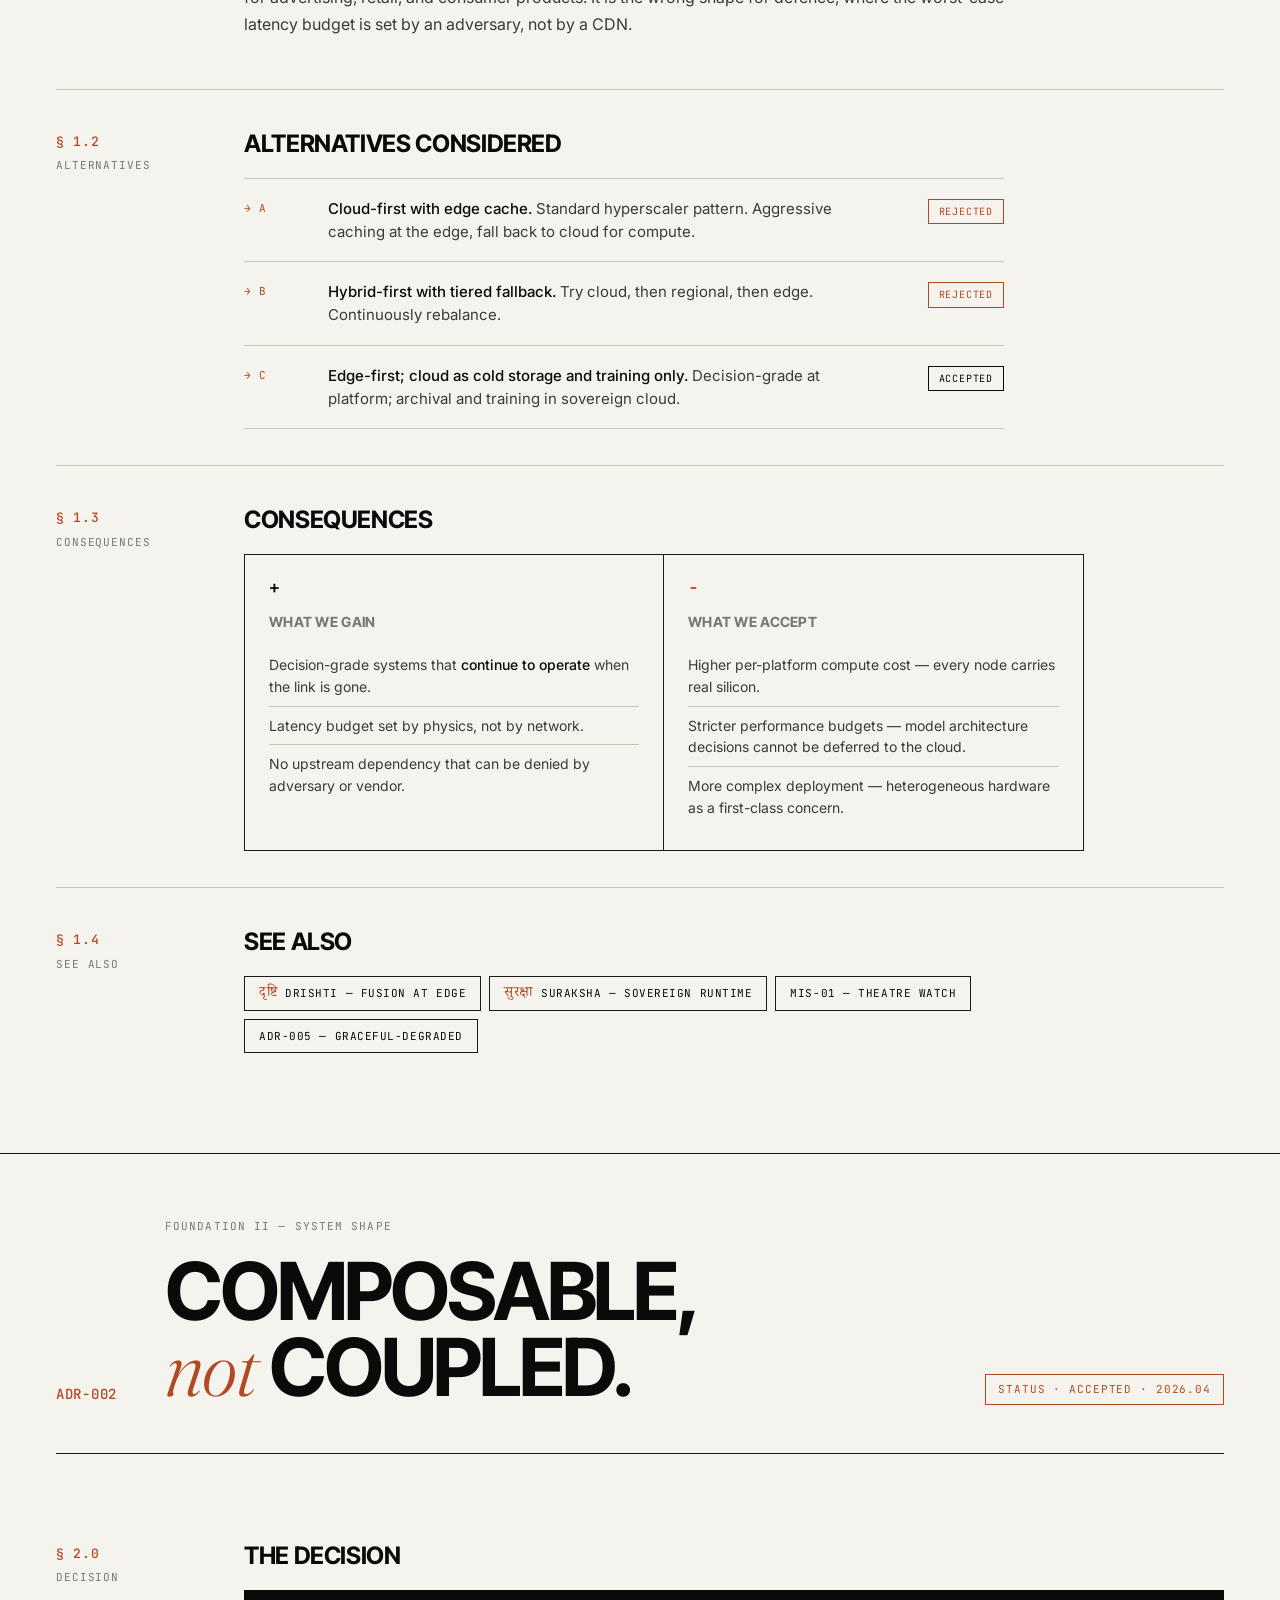
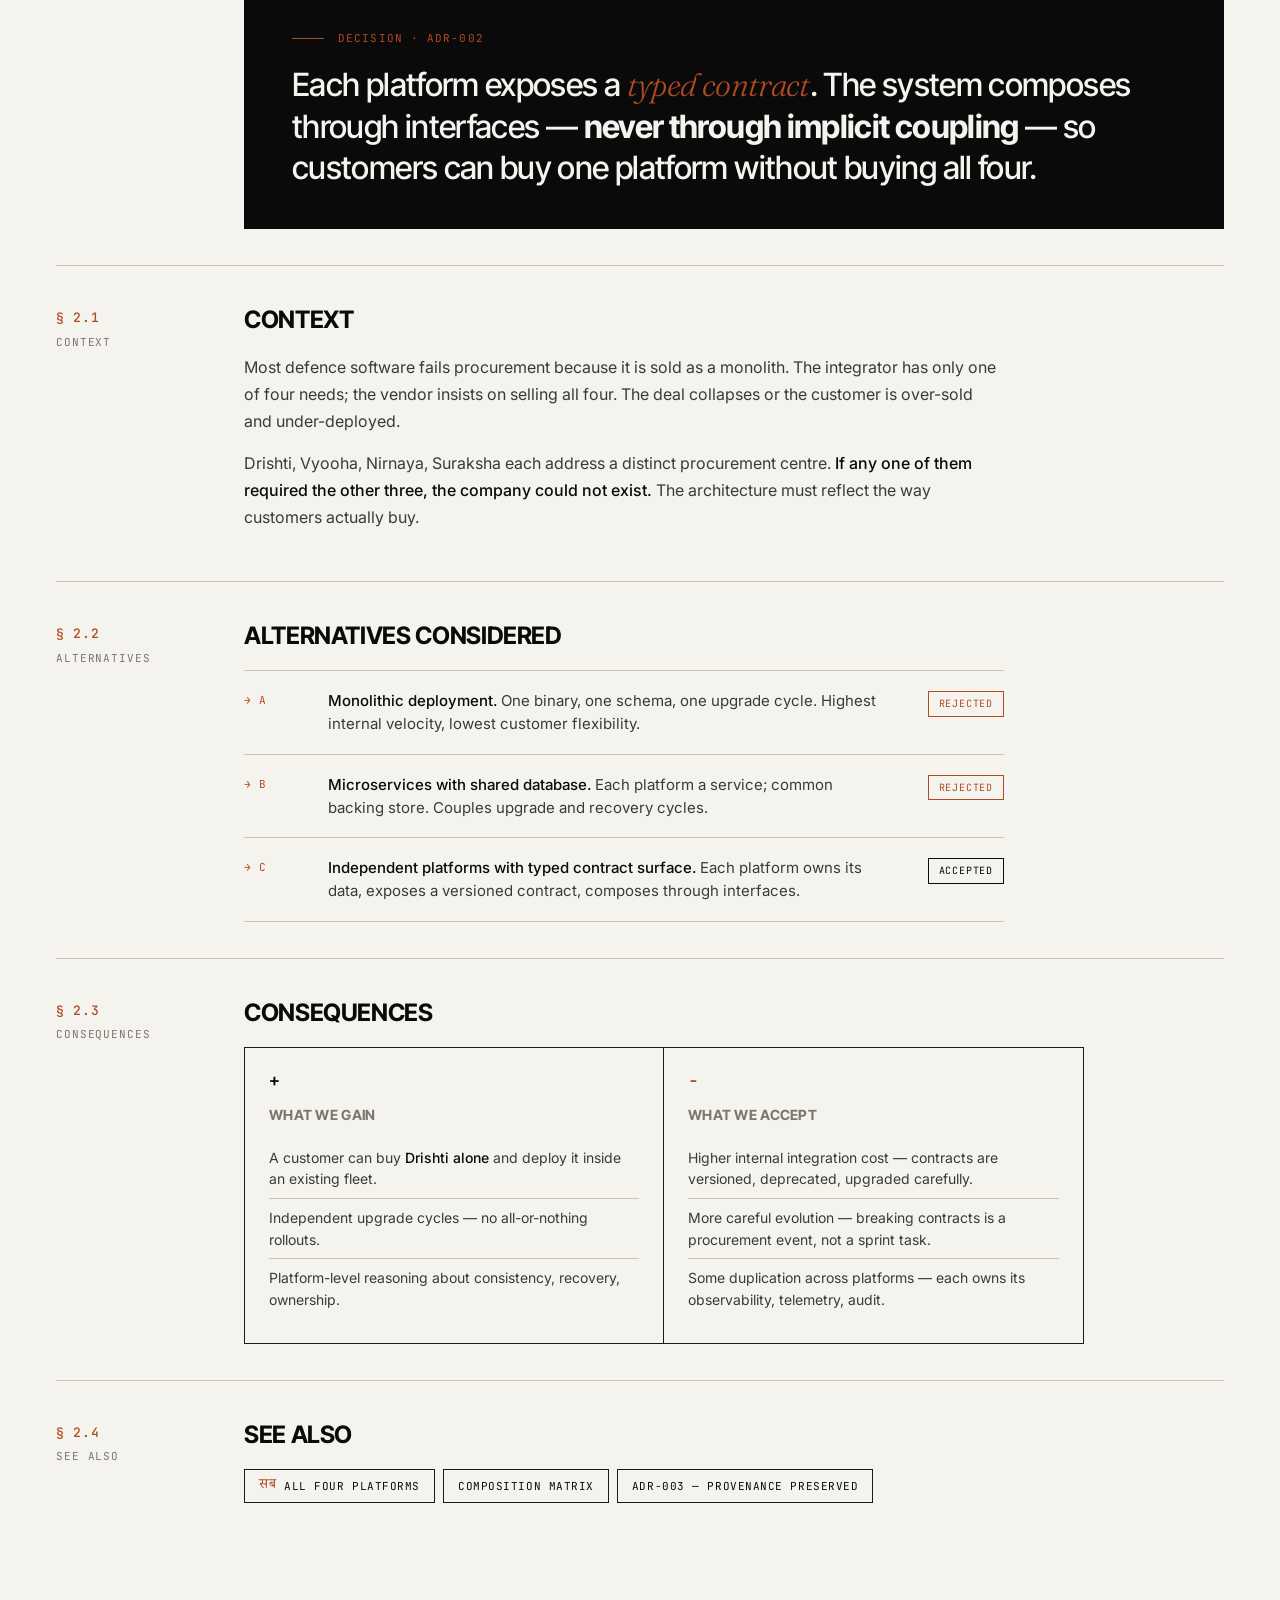
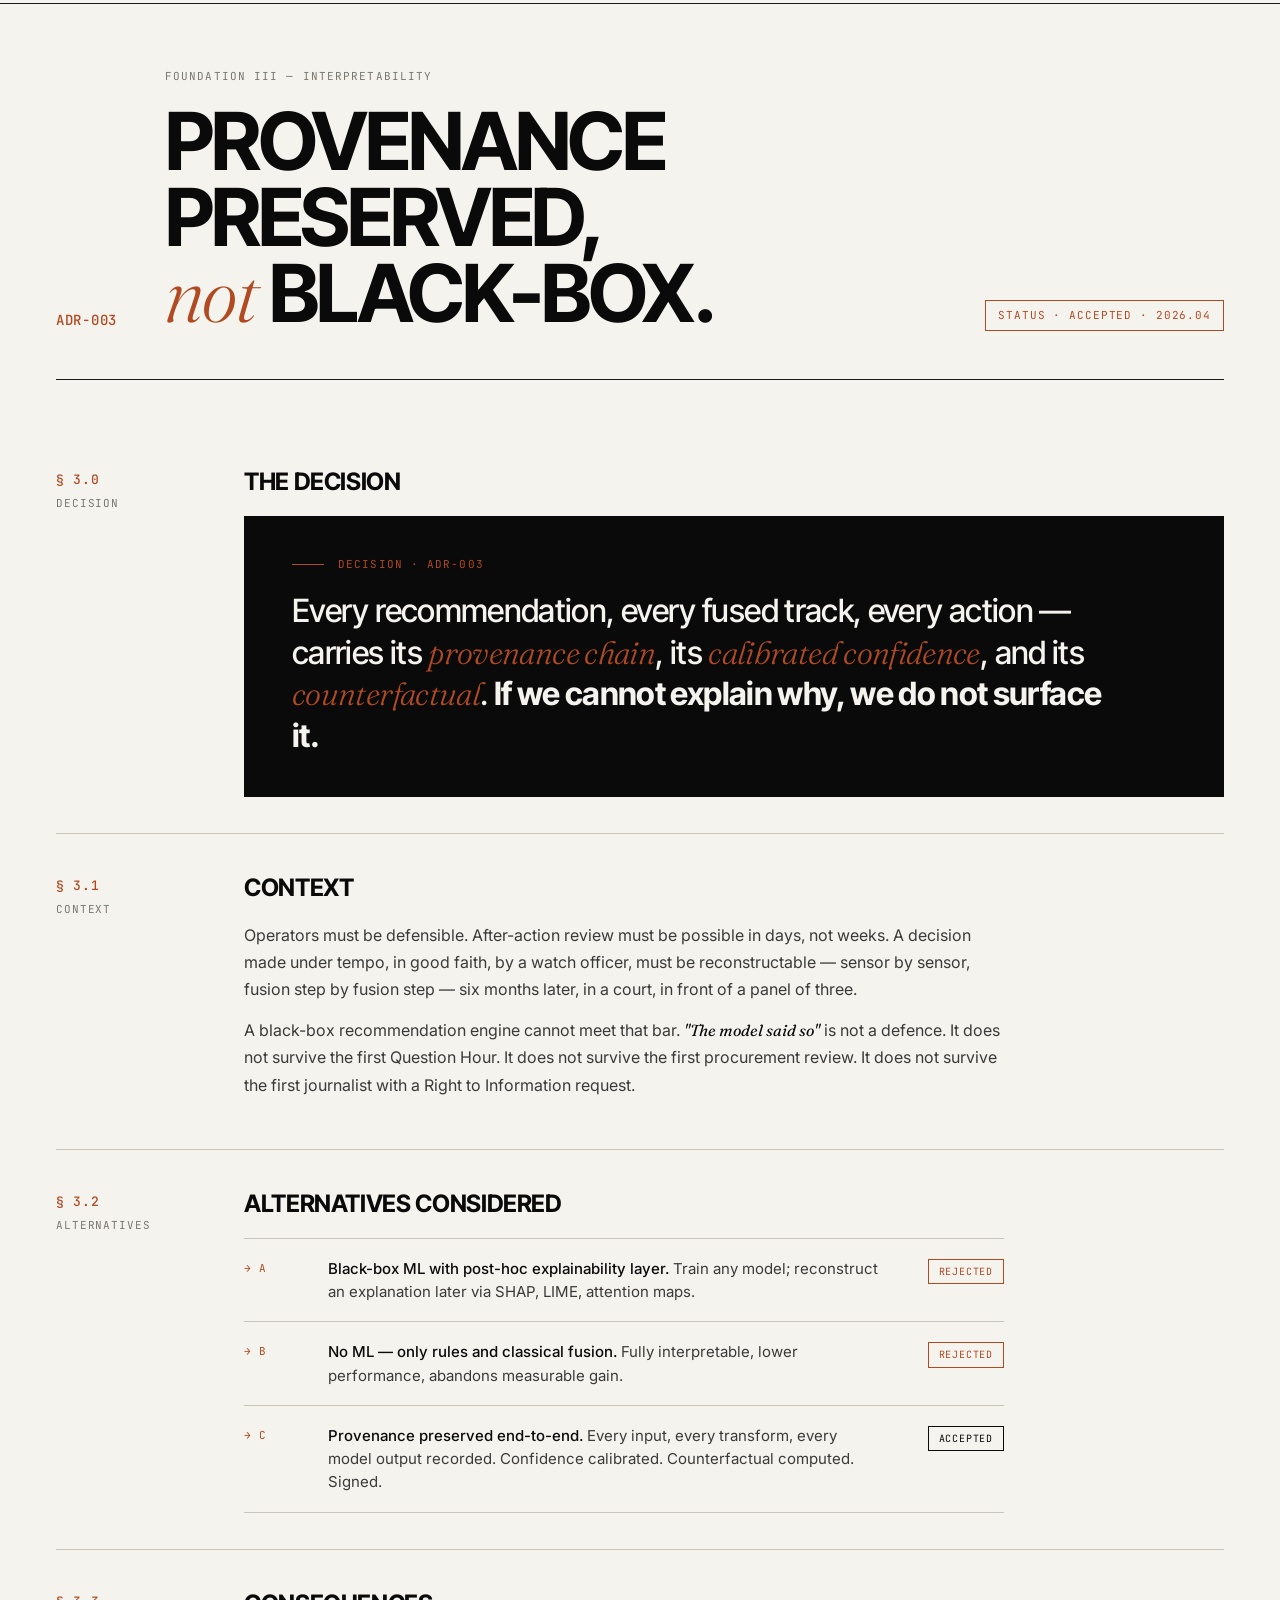
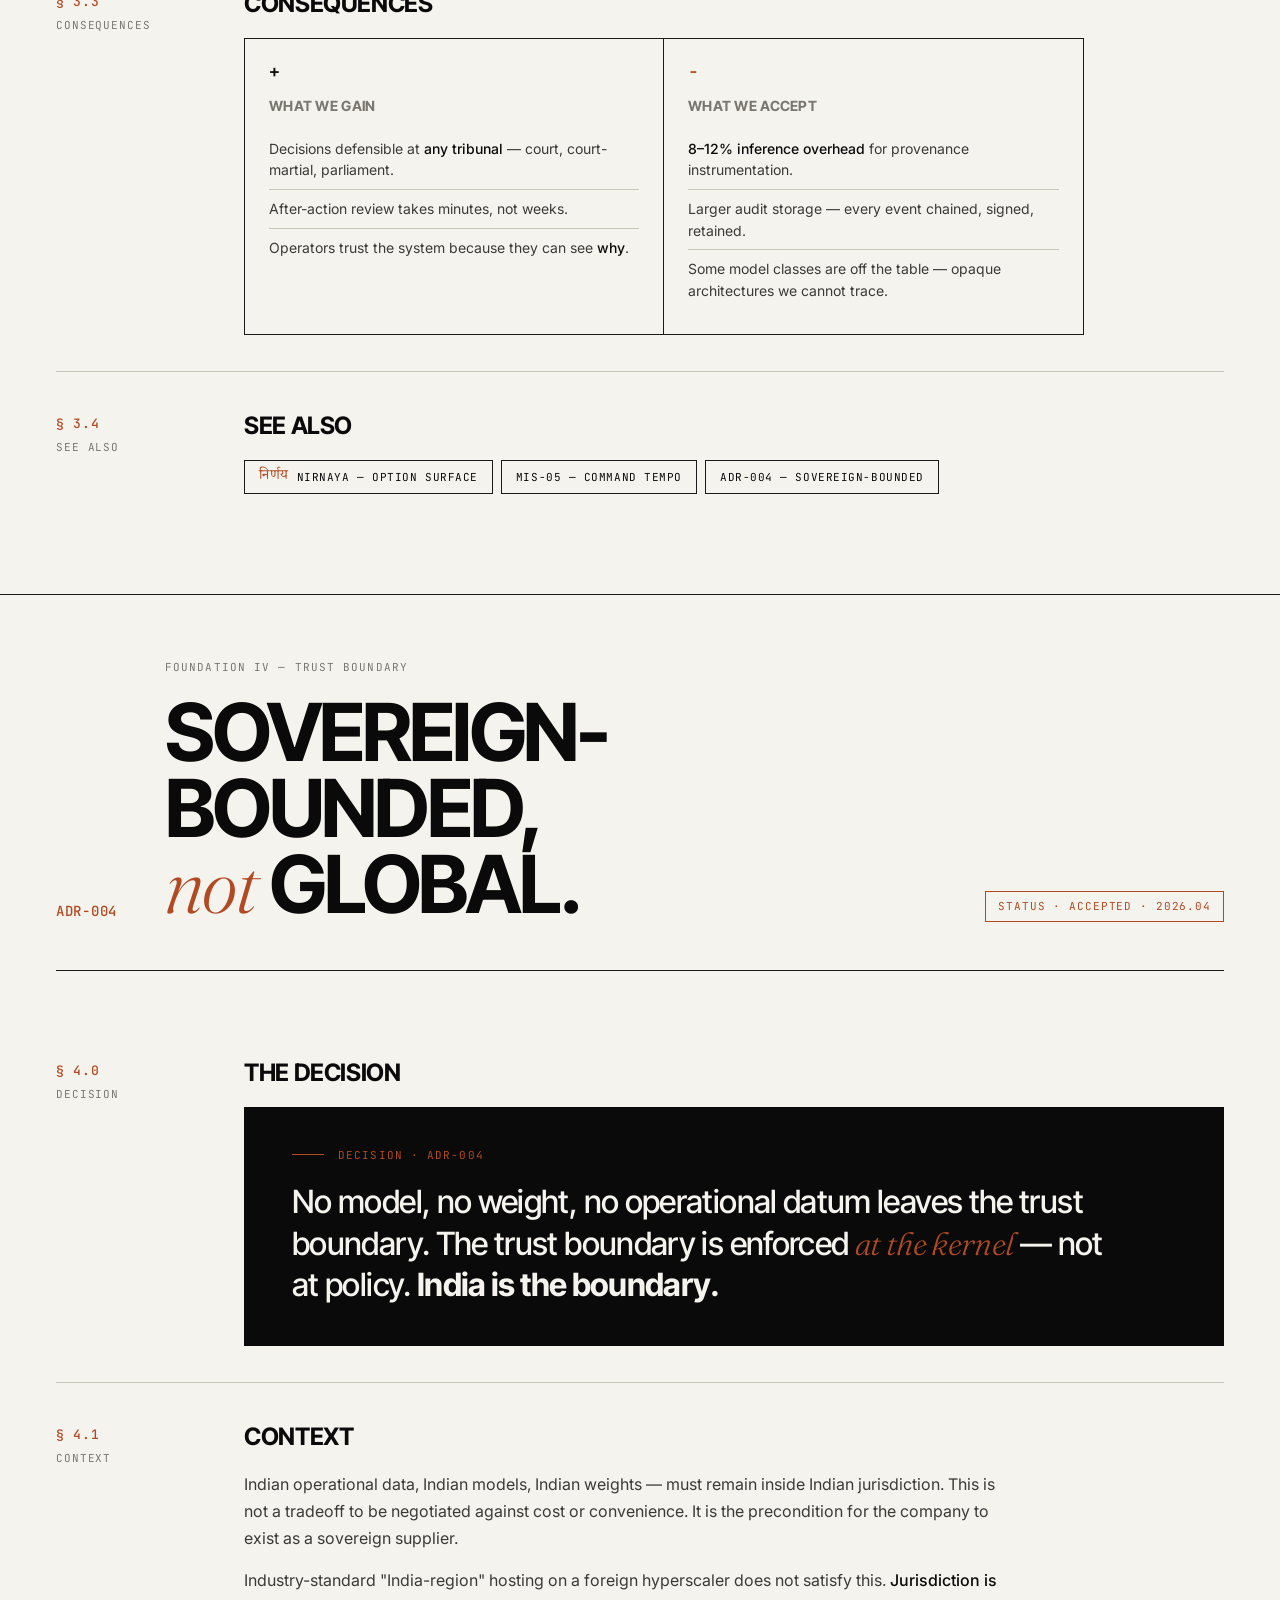
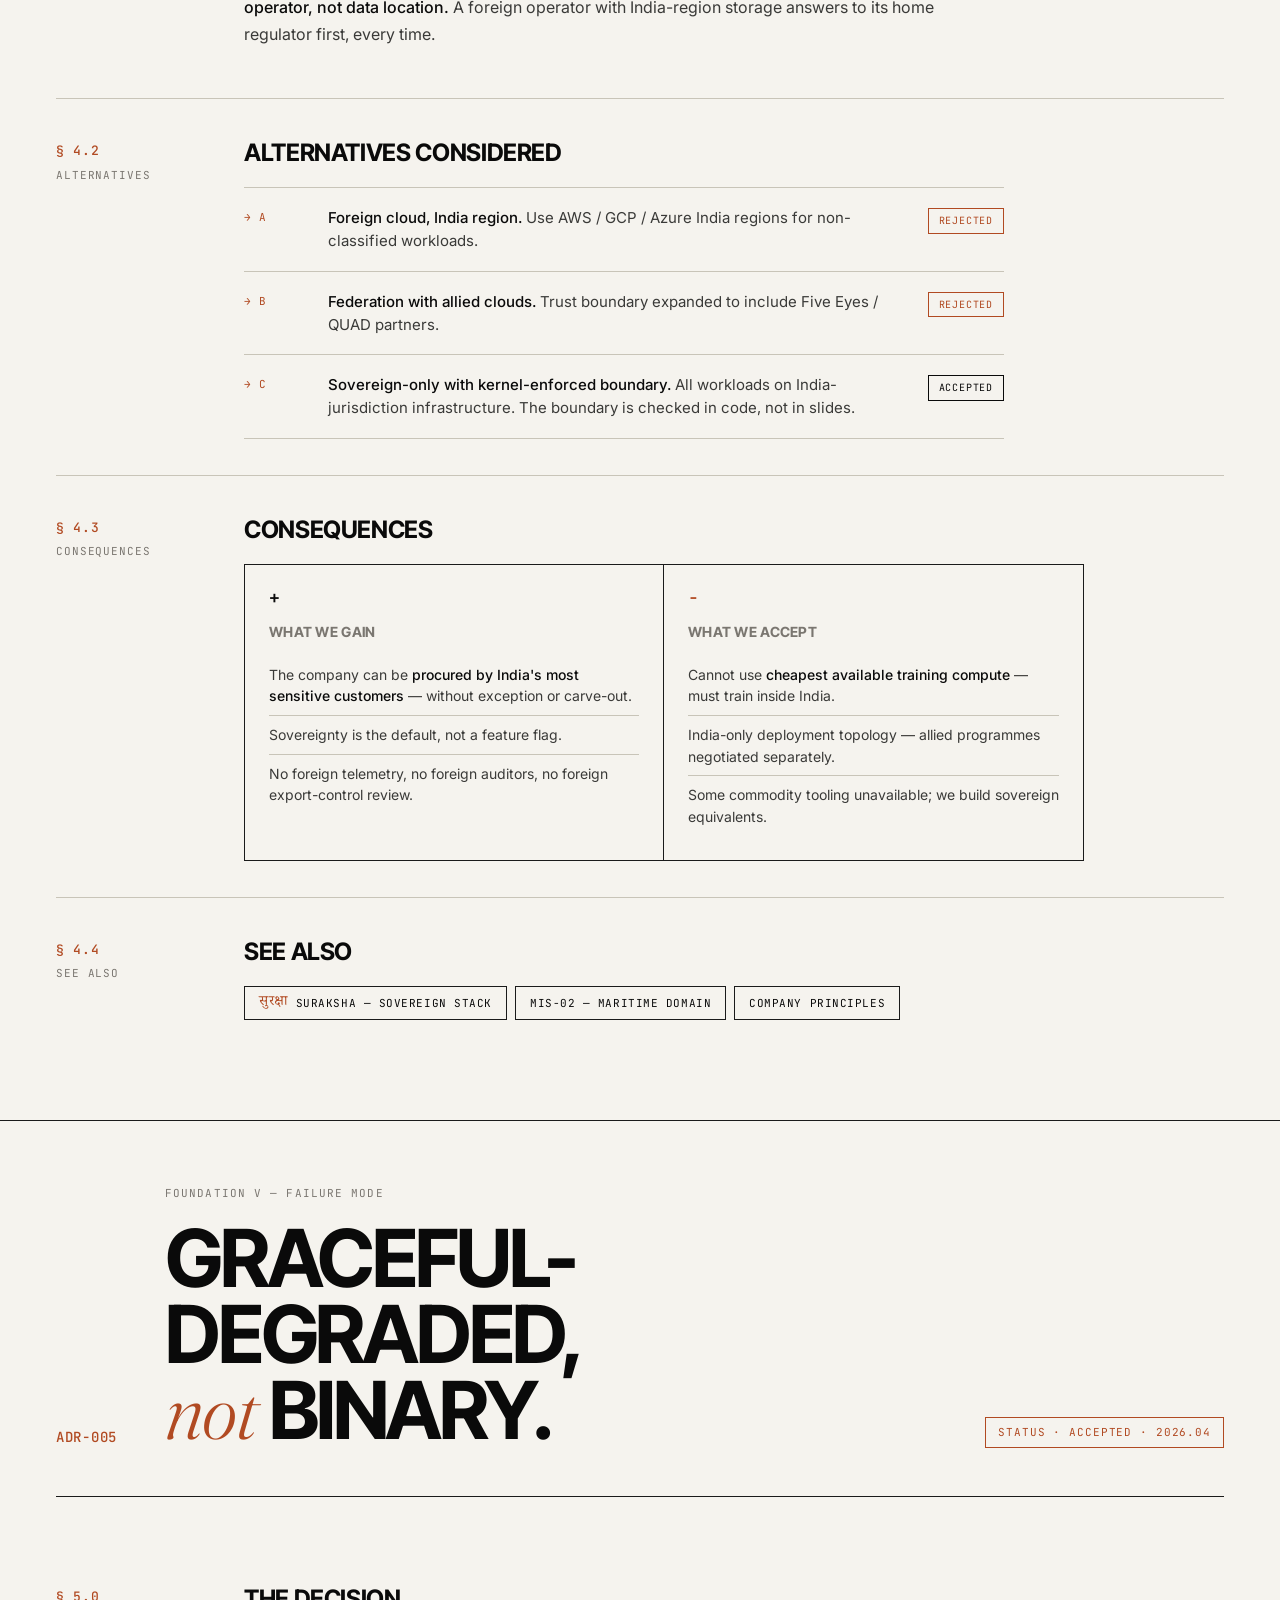
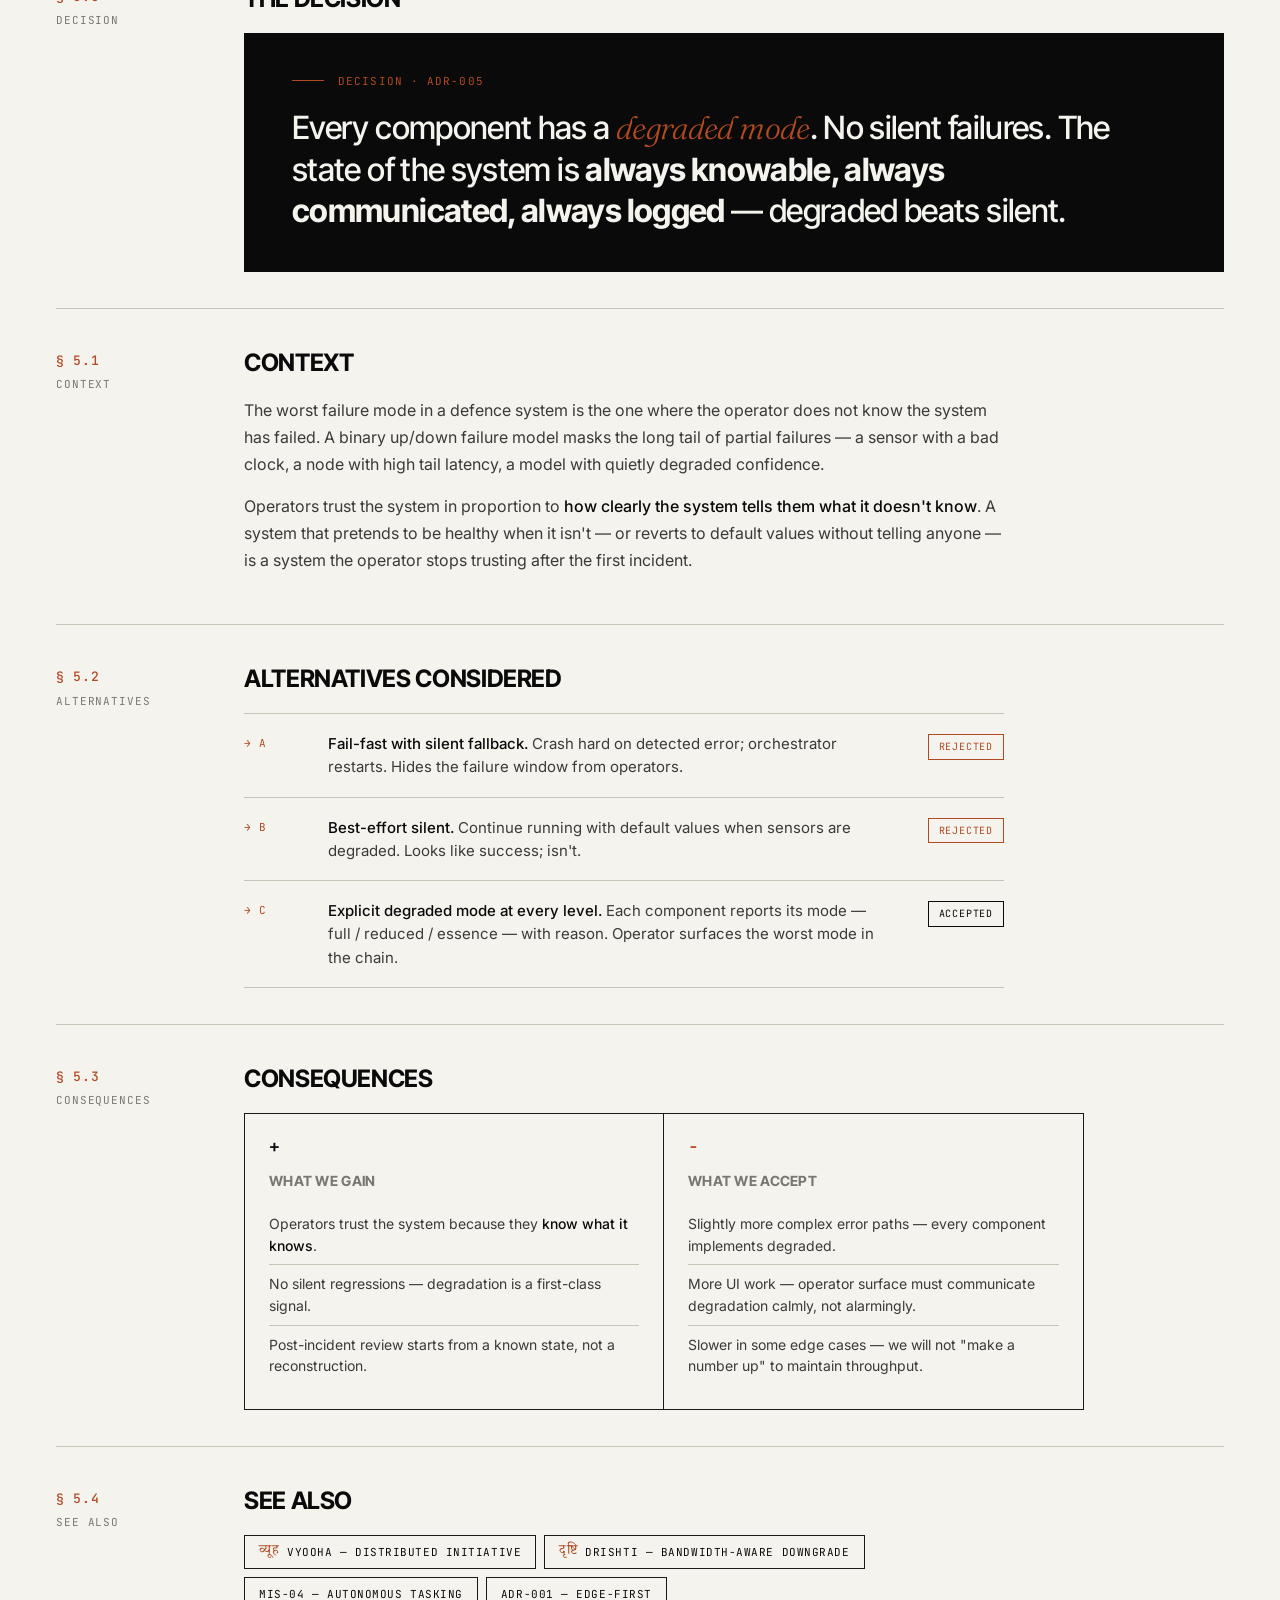
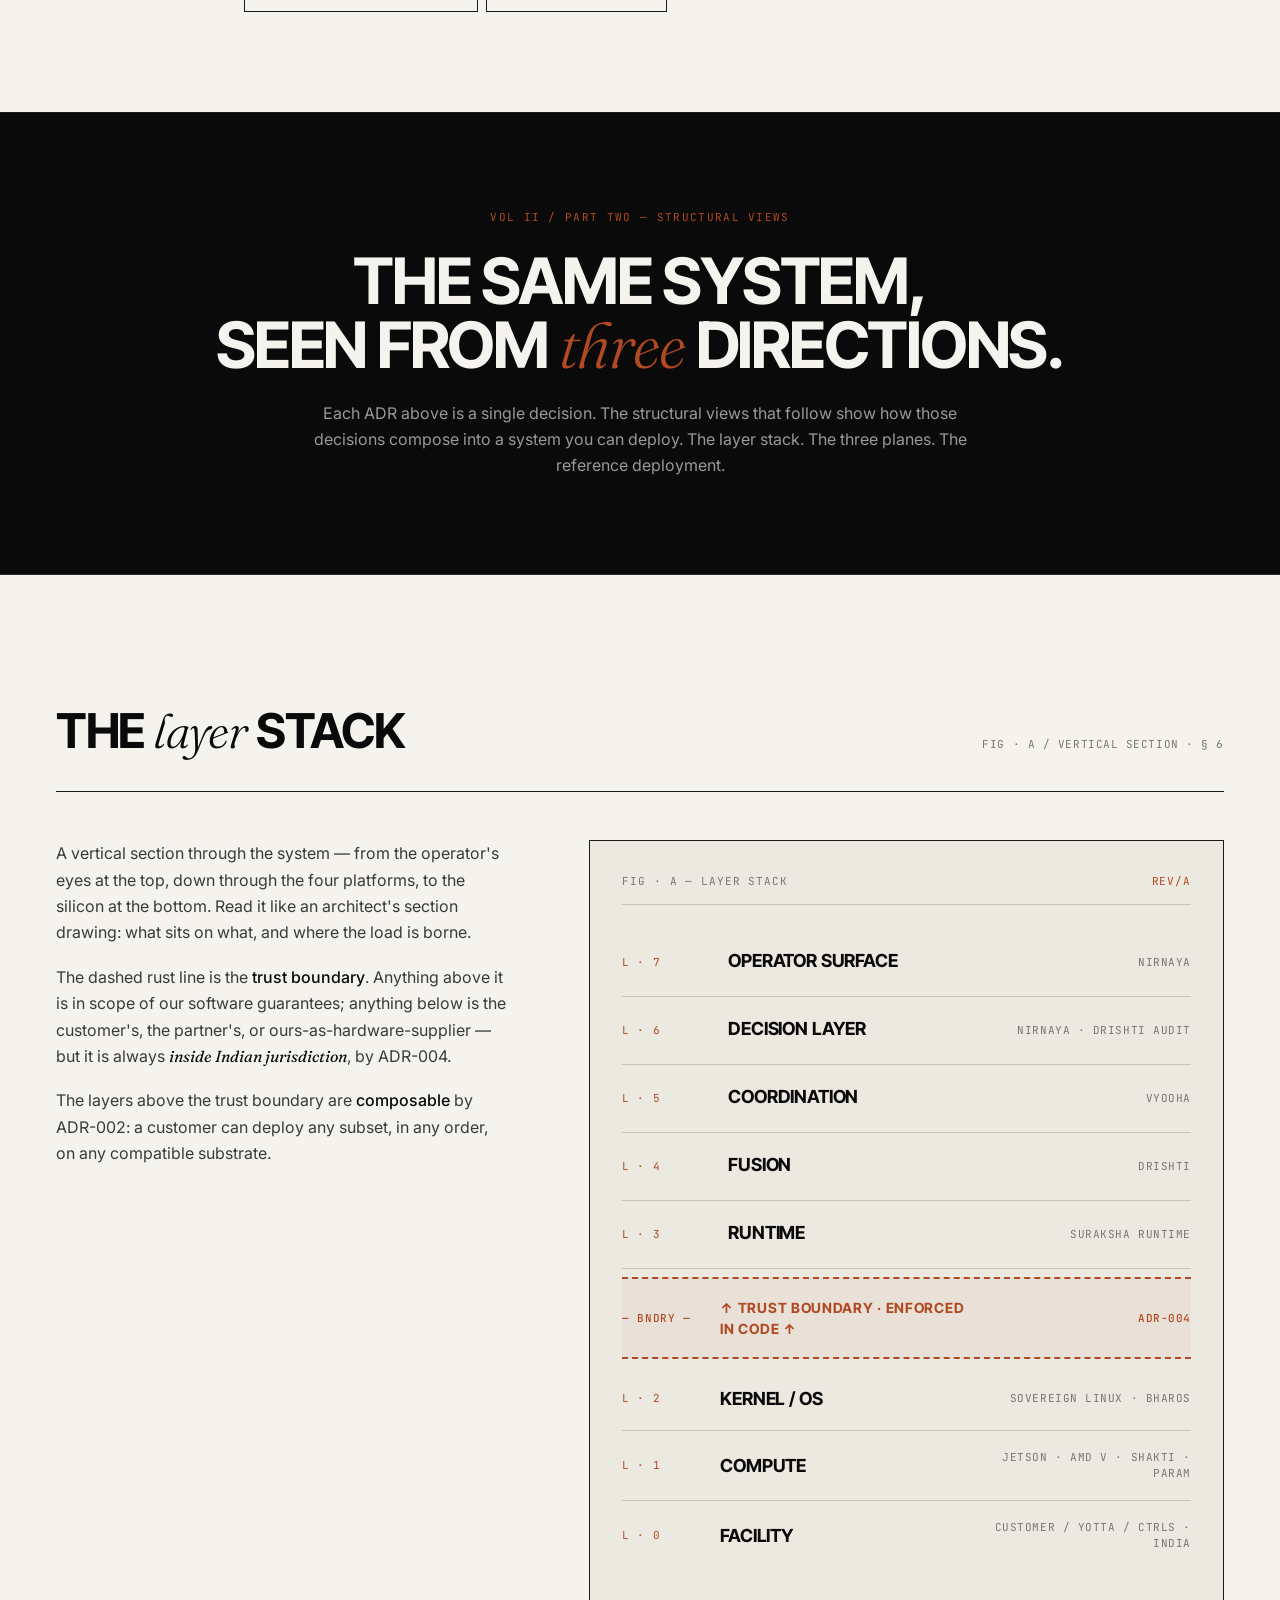
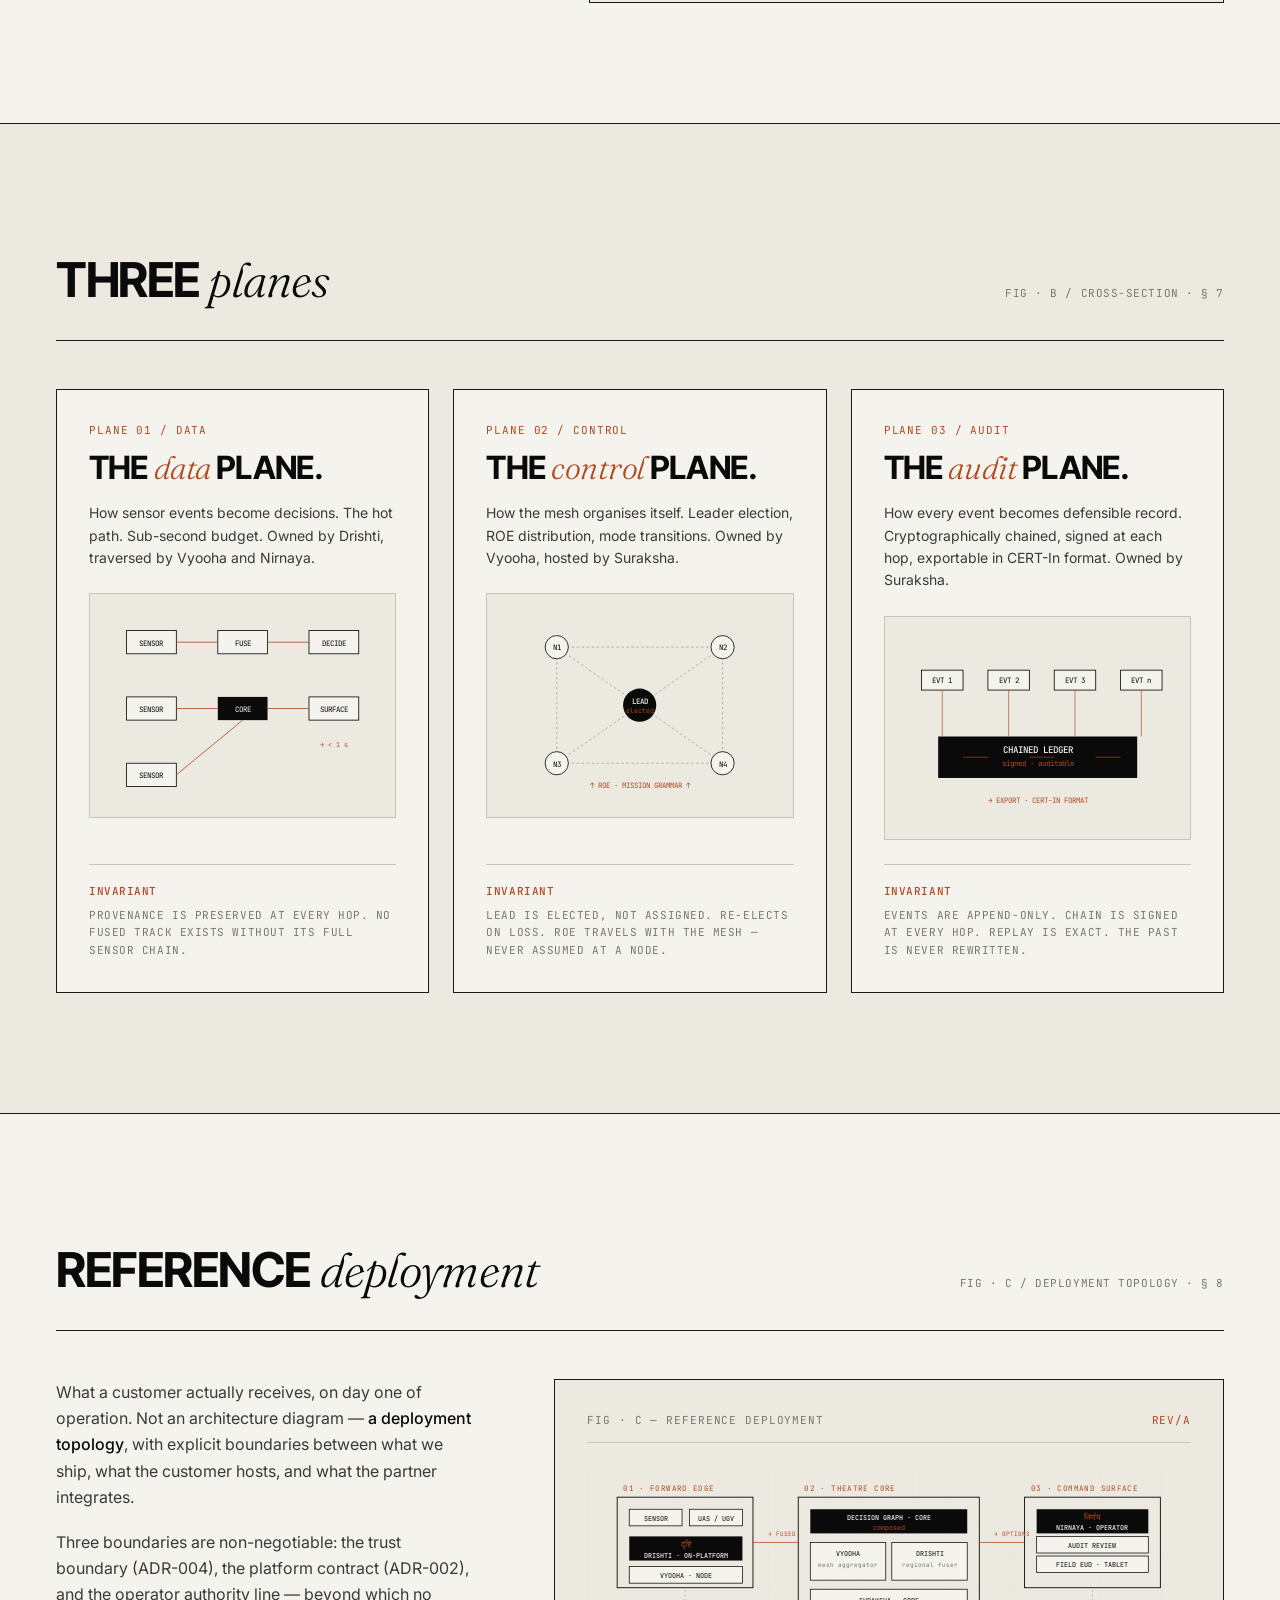
<file: architecture.html>
<!DOCTYPE html>
<html lang="en">
<head>
<meta charset="UTF-8" />
<meta name="viewport" content="width=device-width, initial-scale=1.0" />
<title>Architecture — Smart System of Systems</title>
<link rel="icon" type="image/png" sizes="32x32" href="assets/favicon-32.png">
<link rel="icon" type="image/png" sizes="192x192" href="assets/favicon-192.png">
<link rel="apple-touch-icon" href="assets/apple-touch-icon.png">
<link rel="preconnect" href="https://fonts.googleapis.com">
<link rel="preconnect" href="https://fonts.gstatic.com" crossorigin>
<link href="https://fonts.googleapis.com/css2?family=Inter+Tight:wght@400;500;600;700;800&family=Inter:wght@300;400;500;600&family=Fraunces:opsz,wght@9..144,300;9..144,400&family=JetBrains+Mono:wght@400;500&family=Noto+Serif+Devanagari:wght@500;600&display=swap" rel="stylesheet">
<style>
  :root{--paper:#F5F3EE;--paper-2:#ECE9E1;--ink:#0A0A0A;--ink-2:#3A3A38;--ink-3:#7A7670;--rule:#1A1A1A;--rule-soft:#C8C4B8;--rust:#B14A22;--moss:#3D4A36}
  *{box-sizing:border-box;margin:0;padding:0}
  html{scroll-behavior:smooth}
  html,body{background:var(--paper);color:var(--ink);font-family:'Inter',sans-serif;-webkit-font-smoothing:antialiased;line-height:1.5}
  a{color:inherit}

  .util{display:flex;justify-content:space-between;align-items:center;padding:10px 32px;background:var(--ink);color:var(--paper);font-family:'JetBrains Mono',monospace;font-size:11px;letter-spacing:0.05em}
  .util-left{display:flex;gap:32px;align-items:center}
  .util-dot{width:6px;height:6px;background:var(--rust);border-radius:50%;display:inline-block;margin-right:8px;animation:pulse 2.4s ease-in-out infinite}
  @keyframes pulse{0%,100%{opacity:1}50%{opacity:0.4}}

  .nav{display:flex;justify-content:space-between;align-items:center;padding:20px 32px;border-bottom:1px solid var(--rule)}
  .nav-mark{font-family:'Inter Tight',sans-serif;font-weight:800;font-size:18px;letter-spacing:-0.02em;text-transform:uppercase}
  .nav-mark a{text-decoration:none;color:inherit}
  .nav-mark span{color:var(--rust)}
  .nav-links{display:flex;gap:36px;font-size:13px;font-weight:500;text-transform:uppercase;letter-spacing:0.05em}
  .nav-links a{color:inherit;text-decoration:none;transition:color 0.2s}
  .nav-links a:hover{color:var(--rust)}
  .nav-cta{background:var(--ink);color:var(--paper);padding:10px 18px;font-size:12px;font-weight:600;text-transform:uppercase;letter-spacing:0.08em;text-decoration:none;display:inline-block}
  .nav-cta:hover{background:var(--rust)}

  .breadcrumb{padding:24px 56px;font-family:'JetBrains Mono',monospace;font-size:11px;letter-spacing:0.08em;text-transform:uppercase;color:var(--ink-3);border-bottom:1px solid var(--rule-soft)}
  .breadcrumb a{color:inherit;text-decoration:none}
  .breadcrumb a:hover{color:var(--rust)}
  .breadcrumb .sep{margin:0 12px;color:var(--rule-soft)}
  .breadcrumb .current{color:var(--ink)}

  /* Hero — masthead for a technical document */
  .doc-masthead{padding:96px 56px 56px;border-bottom:1px solid var(--rule);max-width:1400px;margin:0 auto}
  .doc-meta-top{display:grid;grid-template-columns:repeat(4,1fr);gap:32px;font-family:'JetBrains Mono',monospace;font-size:11px;letter-spacing:0.05em;text-transform:uppercase;margin-bottom:48px;padding-bottom:24px;border-bottom:1px solid var(--rule-soft)}
  .doc-meta-top .item span:first-child{color:var(--ink-3);display:block;margin-bottom:6px}
  .doc-meta-top .item span:last-child{color:var(--ink)}
  .doc-meta-top .item span:last-child.rust{color:var(--rust)}

  .hero-eyebrow{font-family:'JetBrains Mono',monospace;font-size:11px;color:var(--rust);letter-spacing:0.1em;text-transform:uppercase;margin-bottom:32px;display:flex;align-items:center;gap:14px}
  .hero-eyebrow::before{content:'';width:32px;height:1px;background:var(--rust)}
  .hero-grid{display:grid;grid-template-columns:1.4fr 1fr;gap:96px;align-items:end;margin-bottom:64px}
  h1.doc-title{font-family:'Inter Tight',sans-serif;font-weight:700;font-size:128px;line-height:0.9;letter-spacing:-0.045em;text-transform:uppercase}
  h1.doc-title em{font-family:'Fraunces',serif;font-style:italic;font-weight:300;text-transform:none;letter-spacing:-0.02em;color:var(--rust)}
  .hero-right p{font-size:17px;line-height:1.65;color:var(--ink-2);margin-bottom:18px;max-width:480px}
  .hero-right p strong{color:var(--ink);font-weight:500}
  .hero-right .pull{margin-top:24px;padding:18px;background:var(--paper-2);border-left:3px solid var(--rust);font-family:'JetBrains Mono',monospace;font-size:11px;color:var(--ink-2);letter-spacing:0.05em;text-transform:uppercase;line-height:1.7}

  /* Document outline / table of contents */
  .doc-toc{padding:64px 56px;background:var(--paper-2);border-bottom:1px solid var(--rule)}
  .doc-toc-head{max-width:1400px;margin:0 auto 32px;display:flex;justify-content:space-between;align-items:baseline;border-bottom:1px solid var(--rule);padding-bottom:18px}
  .doc-toc-title{font-family:'Inter Tight',sans-serif;font-weight:700;font-size:32px;text-transform:uppercase;letter-spacing:-0.025em}
  .doc-toc-title em{font-family:'Fraunces',serif;font-style:italic;font-weight:300;text-transform:none;letter-spacing:-0.015em}
  .doc-toc-meta{font-family:'JetBrains Mono',monospace;font-size:11px;color:var(--ink-3);letter-spacing:0.05em;text-transform:uppercase}
  .toc-list{max-width:1400px;margin:0 auto;list-style:none;border-top:1px solid var(--rule)}
  .toc-list li{display:grid;grid-template-columns:80px 80px 1fr 200px 100px;gap:32px;padding:18px 0;border-bottom:1px solid var(--rule-soft);font-family:'JetBrains Mono',monospace;font-size:13px;align-items:baseline;text-decoration:none;color:inherit;transition:padding 0.2s,background 0.2s}
  .toc-list a{display:contents}
  .toc-list a:hover li{padding-left:16px;background:var(--paper)}
  .toc-list .sec{color:var(--rust)}
  .toc-list .num{color:var(--ink-3)}
  .toc-list .name{color:var(--ink);font-family:'Inter Tight',sans-serif;font-size:16px;font-weight:600;text-transform:uppercase;letter-spacing:-0.005em}
  .toc-list .status{font-size:11px;letter-spacing:0.05em;text-transform:uppercase;color:var(--rust)}
  .toc-list .page{text-align:right;color:var(--ink-3);font-size:11px;letter-spacing:0.05em;text-transform:uppercase}

  /* Sticky ADR index */
  .adr-index{background:var(--ink);color:var(--paper);padding:24px 56px;position:sticky;top:0;z-index:10;border-bottom:1px solid #2A2A2A}
  .adr-index-grid{display:grid;grid-template-columns:auto repeat(5,1fr);gap:20px;align-items:center}
  .adr-index-label{font-family:'JetBrains Mono',monospace;font-size:11px;color:#888;letter-spacing:0.08em;text-transform:uppercase}
  .adr-index-link{display:block;text-decoration:none;color:#999;padding:8px 0;border-top:1px solid #2A2A2A;transition:color 0.2s,border-color 0.2s}
  .adr-index-link:hover{color:var(--rust);border-top-color:var(--rust)}
  .adr-index-link .num{font-family:'JetBrains Mono',monospace;font-size:11px;color:var(--rust);letter-spacing:0.05em;display:block;margin-bottom:4px}
  .adr-index-link .name{font-family:'Inter Tight',sans-serif;font-weight:600;font-size:13px;color:var(--paper);text-transform:uppercase;letter-spacing:0.02em}

  /* ADR section */
  .adr{scroll-margin-top:80px;border-bottom:1px solid var(--rule)}

  /* ADR header — a record card */
  .adr-header{padding:64px 56px 0;background:var(--paper);position:relative}
  .adr-header-grid{max-width:1400px;margin:0 auto;display:grid;grid-template-columns:auto 1fr auto;gap:48px;align-items:end;padding-bottom:48px;border-bottom:1px solid var(--rule)}
  .adr-id{font-family:'JetBrains Mono',monospace;font-size:14px;color:var(--rust);letter-spacing:0.05em;font-weight:500}
  .adr-title-area .eyebrow{font-family:'JetBrains Mono',monospace;font-size:11px;color:var(--ink-3);letter-spacing:0.1em;text-transform:uppercase;margin-bottom:18px}
  .adr-title-area h2{font-family:'Inter Tight',sans-serif;font-weight:700;font-size:80px;line-height:0.95;letter-spacing:-0.04em;text-transform:uppercase}
  .adr-title-area h2 em{font-family:'Fraunces',serif;font-style:italic;font-weight:300;text-transform:none;letter-spacing:-0.02em;color:var(--rust)}
  .adr-status{font-family:'JetBrains Mono',monospace;font-size:11px;letter-spacing:0.08em;text-transform:uppercase;border:1px solid var(--rust);color:var(--rust);padding:6px 12px;align-self:end;white-space:nowrap}

  /* ADR body — sectioned like a real ADR document */
  .adr-body{padding:48px 56px 64px;max-width:1400px;margin:0 auto}
  .adr-section{display:grid;grid-template-columns:140px 1fr;gap:48px;padding:36px 0;border-bottom:1px solid var(--rule-soft);align-items:start}
  .adr-section:last-child{border-bottom:none}
  .adr-section .section-num{font-family:'JetBrains Mono',monospace;font-size:13px;color:var(--rust);letter-spacing:0.05em;font-weight:500;padding-top:6px}
  .adr-section .section-num .sub{display:block;color:var(--ink-3);font-size:11px;margin-top:6px;letter-spacing:0.08em;text-transform:uppercase;font-weight:400}
  .adr-section h3{font-family:'Inter Tight',sans-serif;font-weight:700;font-size:24px;letter-spacing:-0.015em;text-transform:uppercase;margin-bottom:16px}
  .adr-section p{font-size:16px;line-height:1.7;color:var(--ink-2);max-width:760px;margin-bottom:14px}
  .adr-section p strong{color:var(--ink);font-weight:500}
  .adr-section p em{font-family:'Fraunces',serif;font-style:italic;color:var(--ink)}

  /* The decision block — featured */
  .decision-block{background:var(--ink);color:var(--paper);padding:40px 48px;margin-top:8px}
  .decision-block .label{font-family:'JetBrains Mono',monospace;font-size:11px;color:var(--rust);letter-spacing:0.1em;text-transform:uppercase;margin-bottom:18px;display:flex;align-items:center;gap:14px}
  .decision-block .label::before{content:'';width:32px;height:1px;background:var(--rust)}
  .decision-block .text{font-family:'Inter Tight',sans-serif;font-weight:500;font-size:32px;line-height:1.3;letter-spacing:-0.02em;color:var(--paper);max-width:840px}
  .decision-block .text em{font-family:'Fraunces',serif;font-style:italic;font-weight:300;color:var(--rust)}
  .decision-block .text strong{font-weight:700}

  /* Alternatives list */
  .alt-list{list-style:none;border-top:1px solid var(--rule-soft);max-width:760px}
  .alt-list li{display:grid;grid-template-columns:60px 1fr auto;gap:24px;padding:18px 0;border-bottom:1px solid var(--rule-soft);font-size:15px;line-height:1.55;color:var(--ink-2);align-items:start}
  .alt-list li .opt{font-family:'JetBrains Mono',monospace;font-size:11px;color:var(--rust);letter-spacing:0.05em;padding-top:3px}
  .alt-list li .body{padding-right:24px}
  .alt-list li .body strong{color:var(--ink);font-weight:500}
  .alt-list li .verdict{font-family:'JetBrains Mono',monospace;font-size:10px;letter-spacing:0.08em;text-transform:uppercase;padding:4px 10px;border:1px solid var(--rust);color:var(--rust);white-space:nowrap;align-self:start;margin-top:2px}
  .alt-list li .verdict.accepted{border-color:var(--ink);color:var(--ink)}

  /* Consequences grid */
  .cons-grid{display:grid;grid-template-columns:1fr 1fr;gap:0;border:1px solid var(--rule);max-width:840px}
  .cons-cell{padding:24px;border-right:1px solid var(--rule)}
  .cons-cell:last-child{border-right:none}
  .cons-cell .marker{font-family:'JetBrains Mono',monospace;font-size:18px;font-weight:500;line-height:1;margin-bottom:14px}
  .cons-cell.positive .marker{color:var(--ink)}
  .cons-cell.negative .marker{color:var(--rust)}
  .cons-cell h4{font-family:'Inter Tight',sans-serif;font-weight:700;font-size:14px;text-transform:uppercase;letter-spacing:0.02em;margin-bottom:14px;color:var(--ink-3)}
  .cons-cell ul{list-style:none}
  .cons-cell li{padding:8px 0;font-size:14px;line-height:1.55;color:var(--ink-2);border-bottom:1px solid var(--rule-soft)}
  .cons-cell li:last-child{border-bottom:none}
  .cons-cell li strong{color:var(--ink);font-weight:500}

  /* See also — cross-references */
  .crossref{display:flex;flex-wrap:wrap;gap:8px;max-width:760px}
  .crossref a{display:inline-flex;align-items:center;gap:8px;padding:8px 14px;border:1px solid var(--rule);text-decoration:none;color:inherit;font-family:'JetBrains Mono',monospace;font-size:11px;letter-spacing:0.05em;text-transform:uppercase;transition:background 0.2s,color 0.2s}
  .crossref a:hover{background:var(--ink);color:var(--paper)}
  .crossref a .deva{font-family:'Noto Serif Devanagari',serif;color:var(--rust);font-size:14px;line-height:1}

  /* Section break — between ADRs and the structural diagrams */
  .section-break{padding:96px 56px;background:var(--ink);color:var(--paper);text-align:center;border-bottom:1px solid #2A2A2A}
  .section-break-eyebrow{font-family:'JetBrains Mono',monospace;font-size:11px;color:var(--rust);letter-spacing:0.12em;text-transform:uppercase;margin-bottom:24px}
  .section-break h3{font-family:'Inter Tight',sans-serif;font-weight:700;font-size:64px;line-height:1;text-transform:uppercase;letter-spacing:-0.035em;max-width:1100px;margin:0 auto 24px}
  .section-break h3 em{font-family:'Fraunces',serif;font-style:italic;font-weight:300;text-transform:none;letter-spacing:-0.015em;color:var(--rust)}
  .section-break p{font-size:16px;color:#999;max-width:680px;margin:0 auto;line-height:1.6}

  /* Layer stack */
  .layer-section{padding:120px 56px;background:var(--paper);border-bottom:1px solid var(--rule)}
  .layer-head{max-width:1400px;margin:0 auto 48px;display:flex;justify-content:space-between;align-items:baseline;border-bottom:1px solid var(--rule);padding-bottom:24px}
  .layer-title{font-family:'Inter Tight',sans-serif;font-weight:700;font-size:48px;text-transform:uppercase;letter-spacing:-0.03em}
  .layer-title em{font-family:'Fraunces',serif;font-style:italic;font-weight:300;text-transform:none;letter-spacing:-0.015em}
  .layer-meta{font-family:'JetBrains Mono',monospace;font-size:11px;color:var(--ink-3);letter-spacing:0.05em;text-transform:uppercase}
  .layer-grid{display:grid;grid-template-columns:1fr 1.4fr;gap:80px;max-width:1400px;margin:0 auto;align-items:start}
  .layer-text p{font-size:16px;line-height:1.65;color:var(--ink-2);margin-bottom:18px;max-width:480px}
  .layer-text p strong{color:var(--ink);font-weight:500}
  .layer-text p em{font-family:'Fraunces',serif;font-style:italic;color:var(--ink)}

  /* Layer stack visual */
  .layer-stack{background:var(--paper-2);border:1px solid var(--rule);padding:32px}
  .layer-stack-head{display:flex;justify-content:space-between;font-family:'JetBrains Mono',monospace;font-size:11px;letter-spacing:0.08em;text-transform:uppercase;color:var(--ink-3);margin-bottom:24px;padding-bottom:14px;border-bottom:1px solid var(--rule-soft)}
  .layer-stack-head .rev{color:var(--rust)}
  .layer{display:grid;grid-template-columns:80px 1fr 200px;gap:18px;align-items:center;padding:18px 0;border-bottom:1px solid var(--rule-soft);font-family:'JetBrains Mono',monospace;font-size:11px;letter-spacing:0.05em;text-transform:uppercase}
  .layer:last-child{border-bottom:none}
  .layer .lvl{color:var(--rust)}
  .layer .name{color:var(--ink);font-family:'Inter Tight',sans-serif;font-weight:700;font-size:18px;letter-spacing:-0.01em}
  .layer .owner{color:var(--ink-3);text-align:right}
  .layer.deva-mark .name::before{content:attr(data-deva) ' ';font-family:'Noto Serif Devanagari',serif;color:var(--rust);font-weight:500;margin-right:8px;font-size:18px;letter-spacing:0}

  .trust-boundary{display:grid;grid-template-columns:80px 1fr 200px;gap:18px;align-items:center;padding:18px 0;border-top:2px dashed var(--rust);border-bottom:2px dashed var(--rust);background:rgba(177,74,34,0.05);font-family:'JetBrains Mono',monospace;font-size:11px;letter-spacing:0.05em;text-transform:uppercase;color:var(--rust);margin:8px 0}
  .trust-boundary .lvl{color:var(--rust);font-weight:500}
  .trust-boundary .name{color:var(--rust);font-family:'Inter Tight',sans-serif;font-weight:700;font-size:14px;letter-spacing:0.05em}
  .trust-boundary .owner{color:var(--rust);text-align:right;font-weight:500}

  /* Three planes */
  .planes-section{padding:120px 56px;background:var(--paper-2);border-bottom:1px solid var(--rule)}
  .planes-head{max-width:1400px;margin:0 auto 48px;display:flex;justify-content:space-between;align-items:baseline;border-bottom:1px solid var(--rule);padding-bottom:24px}
  .planes-grid{display:grid;grid-template-columns:repeat(3,1fr);gap:24px;max-width:1400px;margin:0 auto}
  .plane-card{background:var(--paper);border:1px solid var(--rule);padding:32px;display:flex;flex-direction:column}
  .plane-eyebrow{font-family:'JetBrains Mono',monospace;font-size:11px;color:var(--rust);letter-spacing:0.08em;text-transform:uppercase;margin-bottom:14px}
  .plane-card h4{font-family:'Inter Tight',sans-serif;font-weight:700;font-size:32px;line-height:1;letter-spacing:-0.025em;text-transform:uppercase;margin-bottom:18px}
  .plane-card h4 em{font-family:'Fraunces',serif;font-style:italic;font-weight:300;text-transform:none;letter-spacing:-0.015em;color:var(--rust)}
  .plane-card .summary{font-size:14px;line-height:1.6;color:var(--ink-2);margin-bottom:24px}
  .plane-svg-wrap{margin-bottom:24px;background:var(--paper-2);padding:20px;border:1px solid var(--rule-soft)}
  .plane-svg-wrap svg{width:100%;height:auto;display:block}
  .plane-card .invariant{margin-top:auto;padding-top:18px;border-top:1px solid var(--rule-soft);font-family:'JetBrains Mono',monospace;font-size:11px;letter-spacing:0.05em;text-transform:uppercase;color:var(--ink-3);line-height:1.6}
  .plane-card .invariant strong{color:var(--rust);font-weight:500;display:block;margin-bottom:6px}

  /* Reference deployment */
  .ref-section{padding:120px 56px;border-bottom:1px solid var(--rule)}
  .ref-head{max-width:1400px;margin:0 auto 48px;display:flex;justify-content:space-between;align-items:baseline;border-bottom:1px solid var(--rule);padding-bottom:24px}
  .ref-title{font-family:'Inter Tight',sans-serif;font-weight:700;font-size:48px;text-transform:uppercase;letter-spacing:-0.03em}
  .ref-title em{font-family:'Fraunces',serif;font-style:italic;font-weight:300;text-transform:none;letter-spacing:-0.015em}
  .ref-grid{display:grid;grid-template-columns:1fr 1.6fr;gap:80px;max-width:1400px;margin:0 auto;align-items:start}
  .ref-text p{font-size:16px;line-height:1.65;color:var(--ink-2);margin-bottom:18px;max-width:480px}
  .ref-text p strong{color:var(--ink);font-weight:500}
  .ref-text ul{list-style:none;margin-top:24px;border-top:1px solid var(--rule)}
  .ref-text li{display:grid;grid-template-columns:60px 1fr;gap:16px;padding:14px 0;border-bottom:1px solid var(--rule-soft);font-size:14px;line-height:1.55;color:var(--ink-2);align-items:baseline}
  .ref-text li .seq{font-family:'JetBrains Mono',monospace;font-size:11px;color:var(--rust);letter-spacing:0.05em}
  .ref-text li strong{color:var(--ink);font-weight:500}
  .ref-svg-wrap{background:var(--paper-2);border:1px solid var(--rule);padding:32px}
  .ref-svg-wrap svg{width:100%;height:auto;display:block}
  .ref-svg-head{display:flex;justify-content:space-between;font-family:'JetBrains Mono',monospace;font-size:11px;letter-spacing:0.08em;text-transform:uppercase;color:var(--ink-3);margin-bottom:24px;padding-bottom:14px;border-bottom:1px solid var(--rule-soft)}
  .ref-svg-head .rev{color:var(--rust)}

  /* Closing */
  .closing-cta{padding:96px 56px;text-align:center;background:var(--ink);color:var(--paper)}
  .closing-cta-eyebrow{font-family:'JetBrains Mono',monospace;font-size:11px;color:var(--rust);letter-spacing:0.1em;text-transform:uppercase;margin-bottom:32px}
  .closing-cta h3{font-family:'Inter Tight',sans-serif;font-weight:700;font-size:64px;line-height:1;text-transform:uppercase;letter-spacing:-0.035em;max-width:1000px;margin:0 auto 32px}
  .closing-cta h3 em{font-family:'Fraunces',serif;font-style:italic;font-weight:300;text-transform:none;letter-spacing:-0.015em;color:var(--rust)}
  .closing-cta p{font-size:17px;color:#999;max-width:560px;margin:0 auto 40px;line-height:1.6}
  .closing-cta a{display:inline-block;background:var(--rust);color:var(--paper);padding:18px 32px;font-family:'JetBrains Mono',monospace;font-size:13px;font-weight:600;letter-spacing:0.08em;text-transform:uppercase;text-decoration:none;margin:0 8px}
  .closing-cta a.secondary{background:transparent;border:1px solid var(--paper);color:var(--paper)}
  .closing-cta a:hover{background:var(--paper);color:var(--ink)}

  .footer{background:var(--ink);color:var(--paper);padding:64px 56px 32px;border-top:1px solid #2A2A2A}
  .footer-top{display:grid;grid-template-columns:2fr 1fr 1fr 1fr;gap:48px;padding-bottom:48px;border-bottom:1px solid #2A2A2A}
  .footer-mark{font-family:'Inter Tight',sans-serif;font-weight:800;font-size:32px;text-transform:uppercase;letter-spacing:-0.02em;line-height:1}
  .footer-mark a{text-decoration:none;color:inherit}
  .footer-mark span{color:var(--rust)}
  .footer-tag{font-family:'JetBrains Mono',monospace;font-size:11px;color:#888;margin-top:14px;letter-spacing:0.05em;text-transform:uppercase}
  .footer-col h4{font-family:'JetBrains Mono',monospace;font-size:11px;color:#888;letter-spacing:0.08em;text-transform:uppercase;margin-bottom:18px;font-weight:500}
  .footer-col a{display:block;color:var(--paper);text-decoration:none;font-size:14px;padding:6px 0;font-weight:500}
  .footer-col a:hover{color:var(--rust)}
  .footer-bottom{display:flex;justify-content:space-between;font-family:'JetBrains Mono',monospace;font-size:11px;color:#666;letter-spacing:0.08em;text-transform:uppercase;padding-top:24px}
</style>
<link rel="stylesheet" href="mobile.css">
</head>
<body>
  <nav class="nav">
    <div class="nav-mark"><a href="index.html" style="text-decoration:none;color:inherit;display:flex;align-items:center;gap:14px"><img class="brand-emblem" src="assets/ssos-logo.png" alt="Smart System of Systems logo" width="53" height="64"><span>SMART SYSTEM OF SYSTEMS</span></a></div>
    <div class="nav-links">
      <a href="platforms.html">Platforms</a><a href="capabilities.html">Capabilities</a><a href="architecture.html">Architecture</a><a href="mission.html">Mission</a><a href="careers.html">Careers</a>
    </div>
    <a class="nav-cta" href="briefing.html">REQUEST BRIEFING →</a>
  </nav>

  <div class="breadcrumb">
    <a href="index.html">Home</a>
    <span class="sep">/</span>
    <span class="current">Architecture</span>
  </div>

  <!-- Hero / masthead -->
  <section class="doc-masthead">
    <div class="doc-meta-top">
      <div class="item"><span>Document</span><span>VOL II / ARCHITECTURE</span></div>
      <div class="item"><span>Version</span><span>2026.04 — REV/A</span></div>
      <div class="item"><span>Status</span><span class="rust">5 ACCEPTED · 0 DEPRECATED</span></div>
      <div class="item"><span>Audience</span><span>ENGINEERS · TECHNICAL EVALUATORS</span></div>
    </div>

    <div class="hero-eyebrow">FIVE ARCHITECTURAL FOUNDATIONS — APRIL 2026</div>
    <div class="hero-grid">
      <h1 class="doc-title">Architecture<br/>is <em>not</em> opinion.</h1>
      <div class="hero-right">
        <p>What follows is the technical spine of the company — five architectural decisions, written down. Each is an <strong>Architecture Decision Record</strong>: a decision, the context that forced it, the alternatives we rejected, and the consequences we accepted.</p>
        <p>We publish these so any engineer, any technical procurement evaluator, any researcher can verify the company before engaging with sales. <strong>You should not have to talk to anyone</strong> to know whether we can do the work.</p>
        <div class="pull">EACH ADR IS A LIVE DOCUMENT. WHEN A DECISION IS REVISED, THE PRIOR REVISION REMAINS — MARKED DEPRECATED. WE DO NOT REWRITE THE PAST.</div>
      </div>
    </div>
  </section>

  <!-- Document outline -->
  <section class="doc-toc">
    <div class="doc-toc-head">
      <h2 class="doc-toc-title">Document <em>outline</em></h2>
      <div class="doc-toc-meta">5 ADRs · 3 STRUCTURAL VIEWS · 1 REFERENCE DEPLOYMENT</div>
    </div>
    <ul class="toc-list">
      <a href="#adr-001"><li><span class="sec">ADR-001</span><span class="num">§ 1</span><span class="name">Edge-first, not cloud-first.</span><span class="status">● ACCEPTED · 2026.04</span><span class="page">PG. 04</span></li></a>
      <a href="#adr-002"><li><span class="sec">ADR-002</span><span class="num">§ 2</span><span class="name">Composable, not coupled.</span><span class="status">● ACCEPTED · 2026.04</span><span class="page">PG. 12</span></li></a>
      <a href="#adr-003"><li><span class="sec">ADR-003</span><span class="num">§ 3</span><span class="name">Provenance preserved, not black-box.</span><span class="status">● ACCEPTED · 2026.04</span><span class="page">PG. 22</span></li></a>
      <a href="#adr-004"><li><span class="sec">ADR-004</span><span class="num">§ 4</span><span class="name">Sovereign-bounded, not global.</span><span class="status">● ACCEPTED · 2026.04</span><span class="page">PG. 32</span></li></a>
      <a href="#adr-005"><li><span class="sec">ADR-005</span><span class="num">§ 5</span><span class="name">Graceful-degraded, not binary.</span><span class="status">● ACCEPTED · 2026.04</span><span class="page">PG. 40</span></li></a>
      <a href="#layer"><li><span class="sec">FIG · A</span><span class="num">§ 6</span><span class="name">The layer stack.</span><span class="status">STRUCTURAL VIEW</span><span class="page">PG. 48</span></li></a>
      <a href="#planes"><li><span class="sec">FIG · B</span><span class="num">§ 7</span><span class="name">Three planes — data, control, audit.</span><span class="status">STRUCTURAL VIEW</span><span class="page">PG. 54</span></li></a>
      <a href="#reference"><li><span class="sec">FIG · C</span><span class="num">§ 8</span><span class="name">Reference deployment.</span><span class="status">STRUCTURAL VIEW</span><span class="page">PG. 60</span></li></a>
    </ul>
  </section>

  <!-- Sticky ADR index -->
  <nav class="adr-index">
    <div class="adr-index-grid">
      <div class="adr-index-label">→ ADR INDEX</div>
      <a class="adr-index-link" href="#adr-001"><span class="num">ADR-001</span><span class="name">Edge-first</span></a>
      <a class="adr-index-link" href="#adr-002"><span class="num">ADR-002</span><span class="name">Composable</span></a>
      <a class="adr-index-link" href="#adr-003"><span class="num">ADR-003</span><span class="name">Provenance</span></a>
      <a class="adr-index-link" href="#adr-004"><span class="num">ADR-004</span><span class="name">Sovereign-bounded</span></a>
      <a class="adr-index-link" href="#adr-005"><span class="num">ADR-005</span><span class="name">Graceful-degraded</span></a>
    </div>
  </nav>

  <!-- ADR-001 -->
  <section class="adr" id="adr-001">
    <div class="adr-header">
      <div class="adr-header-grid">
        <div class="adr-id">ADR-001</div>
        <div class="adr-title-area">
          <div class="eyebrow">FOUNDATION i — RUNTIME LOCALITY</div>
          <h2>Edge-first,<br/><em>not</em> cloud-first.</h2>
        </div>
        <div class="adr-status">STATUS · ACCEPTED · 2026.04</div>
      </div>
    </div>

    <div class="adr-body">
      <div class="adr-section">
        <div class="section-num">§ 1.0<span class="sub">DECISION</span></div>
        <div>
          <h3>The decision</h3>
          <div class="decision-block">
            <div class="label">DECISION · ADR-001</div>
            <div class="text">All <em>decision-grade</em> computation happens at the edge. Cloud is <strong>optional</strong> — never required.</div>
          </div>
        </div>
      </div>

      <div class="adr-section">
        <div class="section-num">§ 1.1<span class="sub">CONTEXT</span></div>
        <div>
          <h3>Context</h3>
          <p>Defence systems must operate where the cloud cannot reach. The link drops on contested airspace, the GPS denies on contested ground, the satellite passes on a 90-minute cycle. A cloud-first architecture inherits its failure modes — <strong>and the failures are correlated with the moments the system is most needed.</strong></p>
          <p>The standard industry pattern — push compute to a hyperscaler region, cache at the edge — is built for advertising, retail, and consumer products. It is the wrong shape for defence, where the worst-case latency budget is set by an adversary, not by a CDN.</p>
        </div>
      </div>

      <div class="adr-section">
        <div class="section-num">§ 1.2<span class="sub">ALTERNATIVES</span></div>
        <div>
          <h3>Alternatives considered</h3>
          <ul class="alt-list">
            <li>
              <span class="opt">→ A</span>
              <span class="body"><strong>Cloud-first with edge cache.</strong> Standard hyperscaler pattern. Aggressive caching at the edge, fall back to cloud for compute.</span>
              <span class="verdict">REJECTED</span>
            </li>
            <li>
              <span class="opt">→ B</span>
              <span class="body"><strong>Hybrid-first with tiered fallback.</strong> Try cloud, then regional, then edge. Continuously rebalance.</span>
              <span class="verdict">REJECTED</span>
            </li>
            <li>
              <span class="opt">→ C</span>
              <span class="body"><strong>Edge-first; cloud as cold storage and training only.</strong> Decision-grade at platform; archival and training in sovereign cloud.</span>
              <span class="verdict accepted">ACCEPTED</span>
            </li>
          </ul>
        </div>
      </div>

      <div class="adr-section">
        <div class="section-num">§ 1.3<span class="sub">CONSEQUENCES</span></div>
        <div>
          <h3>Consequences</h3>
          <div class="cons-grid">
            <div class="cons-cell positive">
              <div class="marker">+</div>
              <h4>What we gain</h4>
              <ul>
                <li>Decision-grade systems that <strong>continue to operate</strong> when the link is gone.</li>
                <li>Latency budget set by physics, not by network.</li>
                <li>No upstream dependency that can be denied by adversary or vendor.</li>
              </ul>
            </div>
            <div class="cons-cell negative">
              <div class="marker">−</div>
              <h4>What we accept</h4>
              <ul>
                <li>Higher per-platform compute cost — every node carries real silicon.</li>
                <li>Stricter performance budgets — model architecture decisions cannot be deferred to the cloud.</li>
                <li>More complex deployment — heterogeneous hardware as a first-class concern.</li>
              </ul>
            </div>
          </div>
        </div>
      </div>

      <div class="adr-section">
        <div class="section-num">§ 1.4<span class="sub">SEE ALSO</span></div>
        <div>
          <h3>See also</h3>
          <div class="crossref">
            <a href="platforms.html#drishti"><span class="deva">दृष्टि</span> Drishti — fusion at edge</a>
            <a href="platforms.html#suraksha"><span class="deva">सुरक्षा</span> Suraksha — sovereign runtime</a>
            <a href="capabilities.html#cap-01">MIS-01 — Theatre Watch</a>
            <a href="#adr-005">ADR-005 — Graceful-degraded</a>
          </div>
        </div>
      </div>
    </div>
  </section>

  <!-- ADR-002 -->
  <section class="adr" id="adr-002">
    <div class="adr-header">
      <div class="adr-header-grid">
        <div class="adr-id">ADR-002</div>
        <div class="adr-title-area">
          <div class="eyebrow">FOUNDATION ii — SYSTEM SHAPE</div>
          <h2>Composable,<br/><em>not</em> coupled.</h2>
        </div>
        <div class="adr-status">STATUS · ACCEPTED · 2026.04</div>
      </div>
    </div>

    <div class="adr-body">
      <div class="adr-section">
        <div class="section-num">§ 2.0<span class="sub">DECISION</span></div>
        <div>
          <h3>The decision</h3>
          <div class="decision-block">
            <div class="label">DECISION · ADR-002</div>
            <div class="text">Each platform exposes a <em>typed contract</em>. The system composes through interfaces — <strong>never through implicit coupling</strong> — so customers can buy one platform without buying all four.</div>
          </div>
        </div>
      </div>

      <div class="adr-section">
        <div class="section-num">§ 2.1<span class="sub">CONTEXT</span></div>
        <div>
          <h3>Context</h3>
          <p>Most defence software fails procurement because it is sold as a monolith. The integrator has only one of four needs; the vendor insists on selling all four. The deal collapses or the customer is over-sold and under-deployed.</p>
          <p>Drishti, Vyooha, Nirnaya, Suraksha each address a distinct procurement centre. <strong>If any one of them required the other three, the company could not exist.</strong> The architecture must reflect the way customers actually buy.</p>
        </div>
      </div>

      <div class="adr-section">
        <div class="section-num">§ 2.2<span class="sub">ALTERNATIVES</span></div>
        <div>
          <h3>Alternatives considered</h3>
          <ul class="alt-list">
            <li>
              <span class="opt">→ A</span>
              <span class="body"><strong>Monolithic deployment.</strong> One binary, one schema, one upgrade cycle. Highest internal velocity, lowest customer flexibility.</span>
              <span class="verdict">REJECTED</span>
            </li>
            <li>
              <span class="opt">→ B</span>
              <span class="body"><strong>Microservices with shared database.</strong> Each platform a service; common backing store. Couples upgrade and recovery cycles.</span>
              <span class="verdict">REJECTED</span>
            </li>
            <li>
              <span class="opt">→ C</span>
              <span class="body"><strong>Independent platforms with typed contract surface.</strong> Each platform owns its data, exposes a versioned contract, composes through interfaces.</span>
              <span class="verdict accepted">ACCEPTED</span>
            </li>
          </ul>
        </div>
      </div>

      <div class="adr-section">
        <div class="section-num">§ 2.3<span class="sub">CONSEQUENCES</span></div>
        <div>
          <h3>Consequences</h3>
          <div class="cons-grid">
            <div class="cons-cell positive">
              <div class="marker">+</div>
              <h4>What we gain</h4>
              <ul>
                <li>A customer can buy <strong>Drishti alone</strong> and deploy it inside an existing fleet.</li>
                <li>Independent upgrade cycles — no all-or-nothing rollouts.</li>
                <li>Platform-level reasoning about consistency, recovery, ownership.</li>
              </ul>
            </div>
            <div class="cons-cell negative">
              <div class="marker">−</div>
              <h4>What we accept</h4>
              <ul>
                <li>Higher internal integration cost — contracts are versioned, deprecated, upgraded carefully.</li>
                <li>More careful evolution — breaking contracts is a procurement event, not a sprint task.</li>
                <li>Some duplication across platforms — each owns its observability, telemetry, audit.</li>
              </ul>
            </div>
          </div>
        </div>
      </div>

      <div class="adr-section">
        <div class="section-num">§ 2.4<span class="sub">SEE ALSO</span></div>
        <div>
          <h3>See also</h3>
          <div class="crossref">
            <a href="platforms.html"><span class="deva">सब</span> All four platforms</a>
            <a href="capabilities.html">Composition matrix</a>
            <a href="#adr-003">ADR-003 — Provenance preserved</a>
          </div>
        </div>
      </div>
    </div>
  </section>

  <!-- ADR-003 -->
  <section class="adr" id="adr-003">
    <div class="adr-header">
      <div class="adr-header-grid">
        <div class="adr-id">ADR-003</div>
        <div class="adr-title-area">
          <div class="eyebrow">FOUNDATION iii — INTERPRETABILITY</div>
          <h2>Provenance preserved,<br/><em>not</em> black-box.</h2>
        </div>
        <div class="adr-status">STATUS · ACCEPTED · 2026.04</div>
      </div>
    </div>

    <div class="adr-body">
      <div class="adr-section">
        <div class="section-num">§ 3.0<span class="sub">DECISION</span></div>
        <div>
          <h3>The decision</h3>
          <div class="decision-block">
            <div class="label">DECISION · ADR-003</div>
            <div class="text">Every recommendation, every fused track, every action — carries its <em>provenance chain</em>, its <em>calibrated confidence</em>, and its <em>counterfactual</em>. <strong>If we cannot explain why, we do not surface it.</strong></div>
          </div>
        </div>
      </div>

      <div class="adr-section">
        <div class="section-num">§ 3.1<span class="sub">CONTEXT</span></div>
        <div>
          <h3>Context</h3>
          <p>Operators must be defensible. After-action review must be possible in days, not weeks. A decision made under tempo, in good faith, by a watch officer, must be reconstructable — sensor by sensor, fusion step by fusion step — six months later, in a court, in front of a panel of three.</p>
          <p>A black-box recommendation engine cannot meet that bar. <em>"The model said so"</em> is not a defence. It does not survive the first Question Hour. It does not survive the first procurement review. It does not survive the first journalist with a Right to Information request.</p>
        </div>
      </div>

      <div class="adr-section">
        <div class="section-num">§ 3.2<span class="sub">ALTERNATIVES</span></div>
        <div>
          <h3>Alternatives considered</h3>
          <ul class="alt-list">
            <li>
              <span class="opt">→ A</span>
              <span class="body"><strong>Black-box ML with post-hoc explainability layer.</strong> Train any model; reconstruct an explanation later via SHAP, LIME, attention maps.</span>
              <span class="verdict">REJECTED</span>
            </li>
            <li>
              <span class="opt">→ B</span>
              <span class="body"><strong>No ML — only rules and classical fusion.</strong> Fully interpretable, lower performance, abandons measurable gain.</span>
              <span class="verdict">REJECTED</span>
            </li>
            <li>
              <span class="opt">→ C</span>
              <span class="body"><strong>Provenance preserved end-to-end.</strong> Every input, every transform, every model output recorded. Confidence calibrated. Counterfactual computed. Signed.</span>
              <span class="verdict accepted">ACCEPTED</span>
            </li>
          </ul>
        </div>
      </div>

      <div class="adr-section">
        <div class="section-num">§ 3.3<span class="sub">CONSEQUENCES</span></div>
        <div>
          <h3>Consequences</h3>
          <div class="cons-grid">
            <div class="cons-cell positive">
              <div class="marker">+</div>
              <h4>What we gain</h4>
              <ul>
                <li>Decisions defensible at <strong>any tribunal</strong> — court, court-martial, parliament.</li>
                <li>After-action review takes minutes, not weeks.</li>
                <li>Operators trust the system because they can see <strong>why</strong>.</li>
              </ul>
            </div>
            <div class="cons-cell negative">
              <div class="marker">−</div>
              <h4>What we accept</h4>
              <ul>
                <li><strong>8–12% inference overhead</strong> for provenance instrumentation.</li>
                <li>Larger audit storage — every event chained, signed, retained.</li>
                <li>Some model classes are off the table — opaque architectures we cannot trace.</li>
              </ul>
            </div>
          </div>
        </div>
      </div>

      <div class="adr-section">
        <div class="section-num">§ 3.4<span class="sub">SEE ALSO</span></div>
        <div>
          <h3>See also</h3>
          <div class="crossref">
            <a href="platforms.html#nirnaya"><span class="deva">निर्णय</span> Nirnaya — option surface</a>
            <a href="capabilities.html#cap-05">MIS-05 — Command Tempo</a>
            <a href="#adr-004">ADR-004 — Sovereign-bounded</a>
          </div>
        </div>
      </div>
    </div>
  </section>

  <!-- ADR-004 -->
  <section class="adr" id="adr-004">
    <div class="adr-header">
      <div class="adr-header-grid">
        <div class="adr-id">ADR-004</div>
        <div class="adr-title-area">
          <div class="eyebrow">FOUNDATION iv — TRUST BOUNDARY</div>
          <h2>Sovereign-bounded,<br/><em>not</em> global.</h2>
        </div>
        <div class="adr-status">STATUS · ACCEPTED · 2026.04</div>
      </div>
    </div>

    <div class="adr-body">
      <div class="adr-section">
        <div class="section-num">§ 4.0<span class="sub">DECISION</span></div>
        <div>
          <h3>The decision</h3>
          <div class="decision-block">
            <div class="label">DECISION · ADR-004</div>
            <div class="text">No model, no weight, no operational datum leaves the trust boundary. The trust boundary is enforced <em>at the kernel</em> — not at policy. <strong>India is the boundary.</strong></div>
          </div>
        </div>
      </div>

      <div class="adr-section">
        <div class="section-num">§ 4.1<span class="sub">CONTEXT</span></div>
        <div>
          <h3>Context</h3>
          <p>Indian operational data, Indian models, Indian weights — must remain inside Indian jurisdiction. This is not a tradeoff to be negotiated against cost or convenience. It is the precondition for the company to exist as a sovereign supplier.</p>
          <p>Industry-standard "India-region" hosting on a foreign hyperscaler does not satisfy this. <strong>Jurisdiction is operator, not data location.</strong> A foreign operator with India-region storage answers to its home regulator first, every time.</p>
        </div>
      </div>

      <div class="adr-section">
        <div class="section-num">§ 4.2<span class="sub">ALTERNATIVES</span></div>
        <div>
          <h3>Alternatives considered</h3>
          <ul class="alt-list">
            <li>
              <span class="opt">→ A</span>
              <span class="body"><strong>Foreign cloud, India region.</strong> Use AWS / GCP / Azure India regions for non-classified workloads.</span>
              <span class="verdict">REJECTED</span>
            </li>
            <li>
              <span class="opt">→ B</span>
              <span class="body"><strong>Federation with allied clouds.</strong> Trust boundary expanded to include Five Eyes / QUAD partners.</span>
              <span class="verdict">REJECTED</span>
            </li>
            <li>
              <span class="opt">→ C</span>
              <span class="body"><strong>Sovereign-only with kernel-enforced boundary.</strong> All workloads on India-jurisdiction infrastructure. The boundary is checked in code, not in slides.</span>
              <span class="verdict accepted">ACCEPTED</span>
            </li>
          </ul>
        </div>
      </div>

      <div class="adr-section">
        <div class="section-num">§ 4.3<span class="sub">CONSEQUENCES</span></div>
        <div>
          <h3>Consequences</h3>
          <div class="cons-grid">
            <div class="cons-cell positive">
              <div class="marker">+</div>
              <h4>What we gain</h4>
              <ul>
                <li>The company can be <strong>procured by India's most sensitive customers</strong> — without exception or carve-out.</li>
                <li>Sovereignty is the default, not a feature flag.</li>
                <li>No foreign telemetry, no foreign auditors, no foreign export-control review.</li>
              </ul>
            </div>
            <div class="cons-cell negative">
              <div class="marker">−</div>
              <h4>What we accept</h4>
              <ul>
                <li>Cannot use <strong>cheapest available training compute</strong> — must train inside India.</li>
                <li>India-only deployment topology — allied programmes negotiated separately.</li>
                <li>Some commodity tooling unavailable; we build sovereign equivalents.</li>
              </ul>
            </div>
          </div>
        </div>
      </div>

      <div class="adr-section">
        <div class="section-num">§ 4.4<span class="sub">SEE ALSO</span></div>
        <div>
          <h3>See also</h3>
          <div class="crossref">
            <a href="platforms.html#suraksha"><span class="deva">सुरक्षा</span> Suraksha — sovereign stack</a>
            <a href="capabilities.html#cap-02">MIS-02 — Maritime Domain</a>
            <a href="about.html">Company principles</a>
          </div>
        </div>
      </div>
    </div>
  </section>

  <!-- ADR-005 -->
  <section class="adr" id="adr-005">
    <div class="adr-header">
      <div class="adr-header-grid">
        <div class="adr-id">ADR-005</div>
        <div class="adr-title-area">
          <div class="eyebrow">FOUNDATION v — FAILURE MODE</div>
          <h2>Graceful-degraded,<br/><em>not</em> binary.</h2>
        </div>
        <div class="adr-status">STATUS · ACCEPTED · 2026.04</div>
      </div>
    </div>

    <div class="adr-body">
      <div class="adr-section">
        <div class="section-num">§ 5.0<span class="sub">DECISION</span></div>
        <div>
          <h3>The decision</h3>
          <div class="decision-block">
            <div class="label">DECISION · ADR-005</div>
            <div class="text">Every component has a <em>degraded mode</em>. No silent failures. The state of the system is <strong>always knowable, always communicated, always logged</strong> — degraded beats silent.</div>
          </div>
        </div>
      </div>

      <div class="adr-section">
        <div class="section-num">§ 5.1<span class="sub">CONTEXT</span></div>
        <div>
          <h3>Context</h3>
          <p>The worst failure mode in a defence system is the one where the operator does not know the system has failed. A binary up/down failure model masks the long tail of partial failures — a sensor with a bad clock, a node with high tail latency, a model with quietly degraded confidence.</p>
          <p>Operators trust the system in proportion to <strong>how clearly the system tells them what it doesn't know</strong>. A system that pretends to be healthy when it isn't — or reverts to default values without telling anyone — is a system the operator stops trusting after the first incident.</p>
        </div>
      </div>

      <div class="adr-section">
        <div class="section-num">§ 5.2<span class="sub">ALTERNATIVES</span></div>
        <div>
          <h3>Alternatives considered</h3>
          <ul class="alt-list">
            <li>
              <span class="opt">→ A</span>
              <span class="body"><strong>Fail-fast with silent fallback.</strong> Crash hard on detected error; orchestrator restarts. Hides the failure window from operators.</span>
              <span class="verdict">REJECTED</span>
            </li>
            <li>
              <span class="opt">→ B</span>
              <span class="body"><strong>Best-effort silent.</strong> Continue running with default values when sensors are degraded. Looks like success; isn't.</span>
              <span class="verdict">REJECTED</span>
            </li>
            <li>
              <span class="opt">→ C</span>
              <span class="body"><strong>Explicit degraded mode at every level.</strong> Each component reports its mode — full / reduced / essence — with reason. Operator surfaces the worst mode in the chain.</span>
              <span class="verdict accepted">ACCEPTED</span>
            </li>
          </ul>
        </div>
      </div>

      <div class="adr-section">
        <div class="section-num">§ 5.3<span class="sub">CONSEQUENCES</span></div>
        <div>
          <h3>Consequences</h3>
          <div class="cons-grid">
            <div class="cons-cell positive">
              <div class="marker">+</div>
              <h4>What we gain</h4>
              <ul>
                <li>Operators trust the system because they <strong>know what it knows</strong>.</li>
                <li>No silent regressions — degradation is a first-class signal.</li>
                <li>Post-incident review starts from a known state, not a reconstruction.</li>
              </ul>
            </div>
            <div class="cons-cell negative">
              <div class="marker">−</div>
              <h4>What we accept</h4>
              <ul>
                <li>Slightly more complex error paths — every component implements degraded.</li>
                <li>More UI work — operator surface must communicate degradation calmly, not alarmingly.</li>
                <li>Slower in some edge cases — we will not "make a number up" to maintain throughput.</li>
              </ul>
            </div>
          </div>
        </div>
      </div>

      <div class="adr-section">
        <div class="section-num">§ 5.4<span class="sub">SEE ALSO</span></div>
        <div>
          <h3>See also</h3>
          <div class="crossref">
            <a href="platforms.html#vyooha"><span class="deva">व्यूह</span> Vyooha — distributed initiative</a>
            <a href="platforms.html#drishti"><span class="deva">दृष्टि</span> Drishti — bandwidth-aware downgrade</a>
            <a href="capabilities.html#cap-04">MIS-04 — Autonomous Tasking</a>
            <a href="#adr-001">ADR-001 — Edge-first</a>
          </div>
        </div>
      </div>
    </div>
  </section>

  <!-- Section break -->
  <section class="section-break">
    <div class="section-break-eyebrow">VOL II / PART TWO — STRUCTURAL VIEWS</div>
    <h3>The same system,<br/>seen from <em>three</em> directions.</h3>
    <p>Each ADR above is a single decision. The structural views that follow show how those decisions compose into a system you can deploy. The layer stack. The three planes. The reference deployment.</p>
  </section>

  <!-- Layer stack -->
  <section class="layer-section" id="layer">
    <div class="layer-head">
      <h2 class="layer-title">The <em>layer</em> stack</h2>
      <div class="layer-meta">FIG · A / VERTICAL SECTION · § 6</div>
    </div>
    <div class="layer-grid">
      <div class="layer-text">
        <p>A vertical section through the system — from the operator's eyes at the top, down through the four platforms, to the silicon at the bottom. Read it like an architect's section drawing: what sits on what, and where the load is borne.</p>
        <p>The dashed rust line is the <strong>trust boundary</strong>. Anything above it is in scope of our software guarantees; anything below is the customer's, the partner's, or ours-as-hardware-supplier — but it is always <em>inside Indian jurisdiction</em>, by ADR-004.</p>
        <p>The layers above the trust boundary are <strong>composable</strong> by ADR-002: a customer can deploy any subset, in any order, on any compatible substrate.</p>
      </div>
      <div class="layer-stack">
        <div class="layer-stack-head"><span>FIG · A — LAYER STACK</span><span class="rev">REV/A</span></div>
        <div class="layer deva-mark" data-deva="निर्णय">
          <span class="lvl">L · 7</span>
          <span class="name">OPERATOR SURFACE</span>
          <span class="owner">Nirnaya</span>
        </div>
        <div class="layer deva-mark" data-deva="निर्णय">
          <span class="lvl">L · 6</span>
          <span class="name">DECISION LAYER</span>
          <span class="owner">Nirnaya · Drishti audit</span>
        </div>
        <div class="layer deva-mark" data-deva="व्यूह">
          <span class="lvl">L · 5</span>
          <span class="name">COORDINATION</span>
          <span class="owner">Vyooha</span>
        </div>
        <div class="layer deva-mark" data-deva="दृष्टि">
          <span class="lvl">L · 4</span>
          <span class="name">FUSION</span>
          <span class="owner">Drishti</span>
        </div>
        <div class="layer deva-mark" data-deva="सुरक्षा">
          <span class="lvl">L · 3</span>
          <span class="name">RUNTIME</span>
          <span class="owner">Suraksha runtime</span>
        </div>
        <div class="trust-boundary">
          <span class="lvl">— BNDRY —</span>
          <span class="name">↑ TRUST BOUNDARY · ENFORCED IN CODE ↑</span>
          <span class="owner">ADR-004</span>
        </div>
        <div class="layer">
          <span class="lvl">L · 2</span>
          <span class="name">KERNEL / OS</span>
          <span class="owner">Sovereign Linux · BharOS</span>
        </div>
        <div class="layer">
          <span class="lvl">L · 1</span>
          <span class="name">COMPUTE</span>
          <span class="owner">Jetson · AMD V · Shakti · Param</span>
        </div>
        <div class="layer">
          <span class="lvl">L · 0</span>
          <span class="name">FACILITY</span>
          <span class="owner">Customer / Yotta / CtrlS · India</span>
        </div>
      </div>
    </div>
  </section>

  <!-- Three planes -->
  <section class="planes-section" id="planes">
    <div class="planes-head">
      <h2 class="layer-title">Three <em>planes</em></h2>
      <div class="layer-meta">FIG · B / CROSS-SECTION · § 7</div>
    </div>
    <div class="planes-grid">
      <!-- Data plane -->
      <div class="plane-card">
        <div class="plane-eyebrow">PLANE 01 / DATA</div>
        <h4>The <em>data</em> plane.</h4>
        <p class="summary">How sensor events become decisions. The hot path. Sub-second budget. Owned by Drishti, traversed by Vyooha and Nirnaya.</p>
        <div class="plane-svg-wrap">
          <svg viewBox="0 0 320 220" xmlns="http://www.w3.org/2000/svg">
            <g font-family="JetBrains Mono,monospace" font-size="9" fill="#0A0A0A">
              <rect x="20" y="20" width="60" height="28" fill="#F5F3EE" stroke="#0A0A0A"/>
              <text x="50" y="38" text-anchor="middle">SENSOR</text>
              <rect x="130" y="20" width="60" height="28" fill="#F5F3EE" stroke="#0A0A0A"/>
              <text x="160" y="38" text-anchor="middle">FUSE</text>
              <rect x="240" y="20" width="60" height="28" fill="#F5F3EE" stroke="#0A0A0A"/>
              <text x="270" y="38" text-anchor="middle">DECIDE</text>

              <rect x="20" y="100" width="60" height="28" fill="#F5F3EE" stroke="#0A0A0A"/>
              <text x="50" y="118" text-anchor="middle">SENSOR</text>
              <rect x="130" y="100" width="60" height="28" fill="#0A0A0A"/>
              <text x="160" y="118" text-anchor="middle" fill="#F5F3EE">CORE</text>
              <rect x="240" y="100" width="60" height="28" fill="#F5F3EE" stroke="#0A0A0A"/>
              <text x="270" y="118" text-anchor="middle">SURFACE</text>

              <rect x="20" y="180" width="60" height="28" fill="#F5F3EE" stroke="#0A0A0A"/>
              <text x="50" y="198" text-anchor="middle">SENSOR</text>
            </g>
            <g stroke="#B14A22" stroke-width="1" fill="none">
              <line x1="80" y1="34" x2="130" y2="34"/>
              <line x1="190" y1="34" x2="240" y2="34"/>
              <line x1="80" y1="114" x2="130" y2="114"/>
              <line x1="190" y1="114" x2="240" y2="114"/>
              <line x1="80" y1="194" x2="160" y2="128"/>
            </g>
            <text x="270" y="160" text-anchor="middle" font-family="JetBrains Mono,monospace" font-size="8" fill="#B14A22">→ &lt; 1 s</text>
          </svg>
        </div>
        <div class="invariant">
          <strong>INVARIANT</strong>
          Provenance is preserved at every hop. No fused track exists without its full sensor chain.
        </div>
      </div>

      <!-- Control plane -->
      <div class="plane-card">
        <div class="plane-eyebrow">PLANE 02 / CONTROL</div>
        <h4>The <em>control</em> plane.</h4>
        <p class="summary">How the mesh organises itself. Leader election, ROE distribution, mode transitions. Owned by Vyooha, hosted by Suraksha.</p>
        <div class="plane-svg-wrap">
          <svg viewBox="0 0 320 220" xmlns="http://www.w3.org/2000/svg">
            <g stroke="#7A7670" stroke-width="0.6" fill="none" stroke-dasharray="3 3">
              <line x1="60" y1="40" x2="160" y2="110"/>
              <line x1="260" y1="40" x2="160" y2="110"/>
              <line x1="60" y1="180" x2="160" y2="110"/>
              <line x1="260" y1="180" x2="160" y2="110"/>
              <line x1="60" y1="40" x2="260" y2="40"/>
              <line x1="60" y1="180" x2="260" y2="180"/>
              <line x1="60" y1="40" x2="60" y2="180"/>
              <line x1="260" y1="40" x2="260" y2="180"/>
            </g>
            <g font-family="JetBrains Mono,monospace" font-size="9" fill="#0A0A0A">
              <circle cx="60" cy="40" r="14" fill="#F5F3EE" stroke="#0A0A0A"/>
              <text x="60" y="44" text-anchor="middle">N1</text>
              <circle cx="260" cy="40" r="14" fill="#F5F3EE" stroke="#0A0A0A"/>
              <text x="260" y="44" text-anchor="middle">N2</text>
              <circle cx="160" cy="110" r="20" fill="#0A0A0A"/>
              <text x="160" y="108" text-anchor="middle" fill="#F5F3EE" font-weight="500">LEAD</text>
              <text x="160" y="120" text-anchor="middle" fill="#B14A22" font-size="8">elected</text>
              <circle cx="60" cy="180" r="14" fill="#F5F3EE" stroke="#0A0A0A"/>
              <text x="60" y="184" text-anchor="middle">N3</text>
              <circle cx="260" cy="180" r="14" fill="#F5F3EE" stroke="#0A0A0A"/>
              <text x="260" y="184" text-anchor="middle">N4</text>
            </g>
            <text x="160" y="210" text-anchor="middle" font-family="JetBrains Mono,monospace" font-size="9" fill="#B14A22">↑ ROE · MISSION GRAMMAR ↑</text>
          </svg>
        </div>
        <div class="invariant">
          <strong>INVARIANT</strong>
          Lead is elected, not assigned. Re-elects on loss. ROE travels with the mesh — never assumed at a node.
        </div>
      </div>

      <!-- Audit plane -->
      <div class="plane-card">
        <div class="plane-eyebrow">PLANE 03 / AUDIT</div>
        <h4>The <em>audit</em> plane.</h4>
        <p class="summary">How every event becomes defensible record. Cryptographically chained, signed at each hop, exportable in CERT-In format. Owned by Suraksha.</p>
        <div class="plane-svg-wrap">
          <svg viewBox="0 0 320 220" xmlns="http://www.w3.org/2000/svg">
            <g font-family="JetBrains Mono,monospace" font-size="9" fill="#0A0A0A">
              <rect x="20" y="40" width="50" height="24" fill="#F5F3EE" stroke="#0A0A0A"/>
              <text x="45" y="56" text-anchor="middle">EVT 1</text>
              <rect x="100" y="40" width="50" height="24" fill="#F5F3EE" stroke="#0A0A0A"/>
              <text x="125" y="56" text-anchor="middle">EVT 2</text>
              <rect x="180" y="40" width="50" height="24" fill="#F5F3EE" stroke="#0A0A0A"/>
              <text x="205" y="56" text-anchor="middle">EVT 3</text>
              <rect x="260" y="40" width="50" height="24" fill="#F5F3EE" stroke="#0A0A0A"/>
              <text x="285" y="56" text-anchor="middle">EVT n</text>

              <rect x="40" y="120" width="240" height="50" fill="#0A0A0A"/>
              <text x="160" y="140" text-anchor="middle" fill="#F5F3EE" font-weight="500" font-size="11">CHAINED LEDGER</text>
              <text x="160" y="156" text-anchor="middle" fill="#B14A22" font-size="9">signed · auditable</text>
            </g>
            <g stroke="#B14A22" stroke-width="0.8" fill="none">
              <line x1="45" y1="64" x2="45" y2="120"/>
              <line x1="125" y1="64" x2="125" y2="120"/>
              <line x1="205" y1="64" x2="205" y2="120"/>
              <line x1="285" y1="64" x2="285" y2="120"/>
              <line x1="70" y1="145" x2="100" y2="145"/>
              <line x1="150" y1="145" x2="180" y2="145"/>
              <line x1="230" y1="145" x2="260" y2="145"/>
            </g>
            <text x="160" y="200" text-anchor="middle" font-family="JetBrains Mono,monospace" font-size="9" fill="#B14A22">→ EXPORT · CERT-IN FORMAT</text>
          </svg>
        </div>
        <div class="invariant">
          <strong>INVARIANT</strong>
          Events are append-only. Chain is signed at every hop. Replay is exact. The past is never rewritten.
        </div>
      </div>
    </div>
  </section>

  <!-- Reference deployment -->
  <section class="ref-section" id="reference">
    <div class="ref-head">
      <h2 class="ref-title">Reference <em>deployment</em></h2>
      <div class="layer-meta">FIG · C / DEPLOYMENT TOPOLOGY · § 8</div>
    </div>
    <div class="ref-grid">
      <div class="ref-text">
        <p>What a customer actually receives, on day one of operation. Not an architecture diagram — <strong>a deployment topology</strong>, with explicit boundaries between what we ship, what the customer hosts, and what the partner integrates.</p>
        <p>Three boundaries are non-negotiable: the trust boundary (ADR-004), the platform contract (ADR-002), and the operator authority line — beyond which no autonomous action is permitted without an operator's commit.</p>
        <ul>
          <li><span class="seq">→ 01</span><span><strong>Forward edge:</strong> sensors, autonomy, on-platform fusion. Drishti and Vyooha live here.</span></li>
          <li><span class="seq">→ 02</span><span><strong>Theatre core:</strong> regional aggregation, cross-platform mesh, decision graph. Hosted on customer or partner facility.</span></li>
          <li><span class="seq">→ 03</span><span><strong>Command surface:</strong> operator stations, audit chain, after-action review. Nirnaya operator surface lives here.</span></li>
          <li><span class="seq">→ 04</span><span><strong>Sovereign substrate:</strong> Suraksha core, model vault, audit ledger. India-region only — by ADR-004.</span></li>
        </ul>
      </div>

      <div class="ref-svg-wrap">
        <div class="ref-svg-head"><span>FIG · C — REFERENCE DEPLOYMENT</span><span class="rev">REV/A</span></div>
        <svg viewBox="0 0 800 480" xmlns="http://www.w3.org/2000/svg">
          <defs>
            <pattern id="grid-r" width="40" height="40" patternUnits="userSpaceOnUse">
              <path d="M 40 0 L 0 0 0 40" fill="none" stroke="#C8C4B8" stroke-width="0.3"/>
            </pattern>
          </defs>
          <rect width="800" height="480" fill="url(#grid-r)" opacity="0.5"/>

          <!-- Forward edge -->
          <rect x="40" y="40" width="180" height="120" fill="none" stroke="#0A0A0A" stroke-width="1.2"/>
          <text x="48" y="32" font-family="JetBrains Mono,monospace" font-size="10" fill="#B14A22" letter-spacing="0.05em">01 · FORWARD EDGE</text>
          <g font-family="JetBrains Mono,monospace" font-size="9" fill="#0A0A0A">
            <rect x="56" y="56" width="70" height="22" fill="#F5F3EE" stroke="#0A0A0A"/>
            <text x="91" y="71" text-anchor="middle">SENSOR</text>
            <rect x="136" y="56" width="70" height="22" fill="#F5F3EE" stroke="#0A0A0A"/>
            <text x="171" y="71" text-anchor="middle">UAS / UGV</text>
            <rect x="56" y="92" width="150" height="32" fill="#0A0A0A"/>
            <text x="131" y="106" text-anchor="middle" fill="#B14A22" font-family="Noto Serif Devanagari,serif" font-size="11">दृष्टि</text>
            <text x="131" y="120" text-anchor="middle" fill="#F5F3EE" font-weight="500">DRISHTI · ON-PLATFORM</text>
            <rect x="56" y="132" width="150" height="22" fill="#F5F3EE" stroke="#0A0A0A"/>
            <text x="131" y="147" text-anchor="middle">VYOOHA · NODE</text>
          </g>

          <!-- Theatre core -->
          <rect x="280" y="40" width="240" height="180" fill="none" stroke="#0A0A0A" stroke-width="1.2"/>
          <text x="288" y="32" font-family="JetBrains Mono,monospace" font-size="10" fill="#B14A22" letter-spacing="0.05em">02 · THEATRE CORE</text>
          <g font-family="JetBrains Mono,monospace" font-size="9" fill="#0A0A0A">
            <rect x="296" y="56" width="208" height="32" fill="#0A0A0A"/>
            <text x="400" y="70" text-anchor="middle" fill="#F5F3EE" font-weight="500">DECISION GRAPH · CORE</text>
            <text x="400" y="84" text-anchor="middle" fill="#B14A22">composed</text>

            <rect x="296" y="100" width="100" height="50" fill="#F5F3EE" stroke="#0A0A0A"/>
            <text x="346" y="118" text-anchor="middle">VYOOHA</text>
            <text x="346" y="132" text-anchor="middle" fill="#7A7670" font-size="8">mesh aggregator</text>

            <rect x="404" y="100" width="100" height="50" fill="#F5F3EE" stroke="#0A0A0A"/>
            <text x="454" y="118" text-anchor="middle">DRISHTI</text>
            <text x="454" y="132" text-anchor="middle" fill="#7A7670" font-size="8">regional fuser</text>

            <rect x="296" y="162" width="208" height="42" fill="#F5F3EE" stroke="#0A0A0A"/>
            <text x="400" y="180" text-anchor="middle">SURAKSHA · CORE</text>
            <text x="400" y="194" text-anchor="middle" fill="#7A7670" font-size="8">orchestrator · vault · audit</text>
          </g>

          <!-- Command surface -->
          <rect x="580" y="40" width="180" height="120" fill="none" stroke="#0A0A0A" stroke-width="1.2"/>
          <text x="588" y="32" font-family="JetBrains Mono,monospace" font-size="10" fill="#B14A22" letter-spacing="0.05em">03 · COMMAND SURFACE</text>
          <g font-family="JetBrains Mono,monospace" font-size="9" fill="#0A0A0A">
            <rect x="596" y="56" width="148" height="32" fill="#0A0A0A"/>
            <text x="670" y="70" text-anchor="middle" fill="#B14A22" font-family="Noto Serif Devanagari,serif" font-size="11">निर्णय</text>
            <text x="670" y="84" text-anchor="middle" fill="#F5F3EE" font-weight="500">NIRNAYA · OPERATOR</text>
            <rect x="596" y="92" width="148" height="22" fill="#F5F3EE" stroke="#0A0A0A"/>
            <text x="670" y="107" text-anchor="middle">AUDIT REVIEW</text>
            <rect x="596" y="118" width="148" height="22" fill="#F5F3EE" stroke="#0A0A0A"/>
            <text x="670" y="133" text-anchor="middle">FIELD EUD · TABLET</text>
          </g>

          <!-- Connections -->
          <g stroke="#B14A22" stroke-width="1" fill="none">
            <line x1="220" y1="100" x2="280" y2="100"/>
            <line x1="520" y1="100" x2="580" y2="100"/>
          </g>
          <text x="240" y="92" font-family="JetBrains Mono,monospace" font-size="8" fill="#B14A22">→ FUSED</text>
          <text x="540" y="92" font-family="JetBrains Mono,monospace" font-size="8" fill="#B14A22">→ OPTIONS</text>

          <!-- Sovereign substrate -->
          <rect x="40" y="280" width="720" height="100" fill="#0A0A0A" stroke="#0A0A0A"/>
          <text x="48" y="272" font-family="JetBrains Mono,monospace" font-size="10" fill="#B14A22" letter-spacing="0.05em">04 · SOVEREIGN SUBSTRATE · INDIA-REGION ONLY</text>
          <text x="100" y="320" font-family="Noto Serif Devanagari,serif" font-size="22" fill="#B14A22">सुरक्षा</text>
          <text x="400" y="316" text-anchor="middle" font-family="Inter Tight,sans-serif" font-weight="700" font-size="14" fill="#F5F3EE" letter-spacing="0.05em">SURAKSHA · ORCHESTRATOR · MODEL VAULT · AUDIT LEDGER</text>
          <text x="400" y="338" text-anchor="middle" font-family="JetBrains Mono,monospace" font-size="10" fill="#888">facility · Yotta / CtrlS / customer DC · India only</text>

          <!-- Substrate dotted lines connecting up -->
          <g stroke="#7A7670" stroke-width="0.5" stroke-dasharray="3 3" fill="none">
            <line x1="130" y1="280" x2="130" y2="160"/>
            <line x1="400" y1="280" x2="400" y2="220"/>
            <line x1="670" y1="280" x2="670" y2="160"/>
          </g>
          <text x="44" y="270" font-family="JetBrains Mono,monospace" font-size="9" fill="#7A7670" letter-spacing="0.05em">↑ HOSTED ON</text>

          <!-- Trust boundary -->
          <line x1="40" y1="240" x2="760" y2="240" stroke="#B14A22" stroke-width="1.2" stroke-dasharray="6 3"/>
          <rect x="280" y="232" width="240" height="16" fill="#F5F3EE" stroke="#B14A22"/>
          <text x="400" y="244" text-anchor="middle" font-family="JetBrains Mono,monospace" font-size="9" fill="#B14A22" letter-spacing="0.05em">↑ TRUST BOUNDARY · ADR-004 ↑</text>

          <!-- Operator authority line -->
          <line x1="40" y1="420" x2="760" y2="420" stroke="#0A0A0A" stroke-width="1.2"/>
          <text x="48" y="412" font-family="JetBrains Mono,monospace" font-size="9" fill="#0A0A0A" letter-spacing="0.05em">↓ OPERATOR AUTHORITY · ANY ACTION BELOW REQUIRES HUMAN COMMIT</text>
          <g font-family="JetBrains Mono,monospace" font-size="10" fill="#0A0A0A">
            <rect x="280" y="438" width="240" height="32" fill="#F5F3EE" stroke="#0A0A0A"/>
            <text x="400" y="458" text-anchor="middle">PHYSICAL ACTION · KINETIC · EW · EFFECTOR</text>
          </g>
        </svg>
      </div>
    </div>
  </section>

  <!-- Closing -->
  <section class="closing-cta">
    <div class="closing-cta-eyebrow">→ TECHNICAL DEEP DIVE · BY APPOINTMENT</div>
    <h3>Architecture is <em>not</em> a sales conversation.<br/>It is a technical one.</h3>
    <p>Each ADR has a longer technical companion document — including code samples, performance characteristics, formal verification status, and red-team test results — released under non-disclosure to qualified evaluators.</p>
    <a href="briefing.html">REQUEST TECHNICAL DEEP-DIVE →</a>
    <a class="secondary" href="careers.html">JOIN US ON THIS →</a>
  </section>

  <footer class="footer">
    <div class="footer-top">
      <div>
        <div class="footer-mark"><a href="index.html" style="text-decoration:none;color:inherit;display:flex;align-items:center;gap:14px"><img class="brand-logo-full" src="assets/ssos-logo.png" alt="Smart System of Systems — Transforming Complexity into Cohesion" width="231" height="280"></a></div>
        <div class="footer-tag">BUILT IN INDIA · FOR THE DEFENCE OF OPEN SOCIETIES</div>
      </div>
      <div class="footer-col"><h4>COMPANY</h4><a href="about.html">About</a><a href="careers.html">Careers</a></div>
      <div class="footer-col"><h4>CONTACT</h4><a href="briefing.html">Briefing</a></div>
    </div>
    <div class="footer-bottom">
      <span>© 2026 — REGISTERED IN INDIA</span>
      <span>EN · CLASSIFIED HANDLING</span>
    </div>
  </footer>
</body>
</html>
</file>
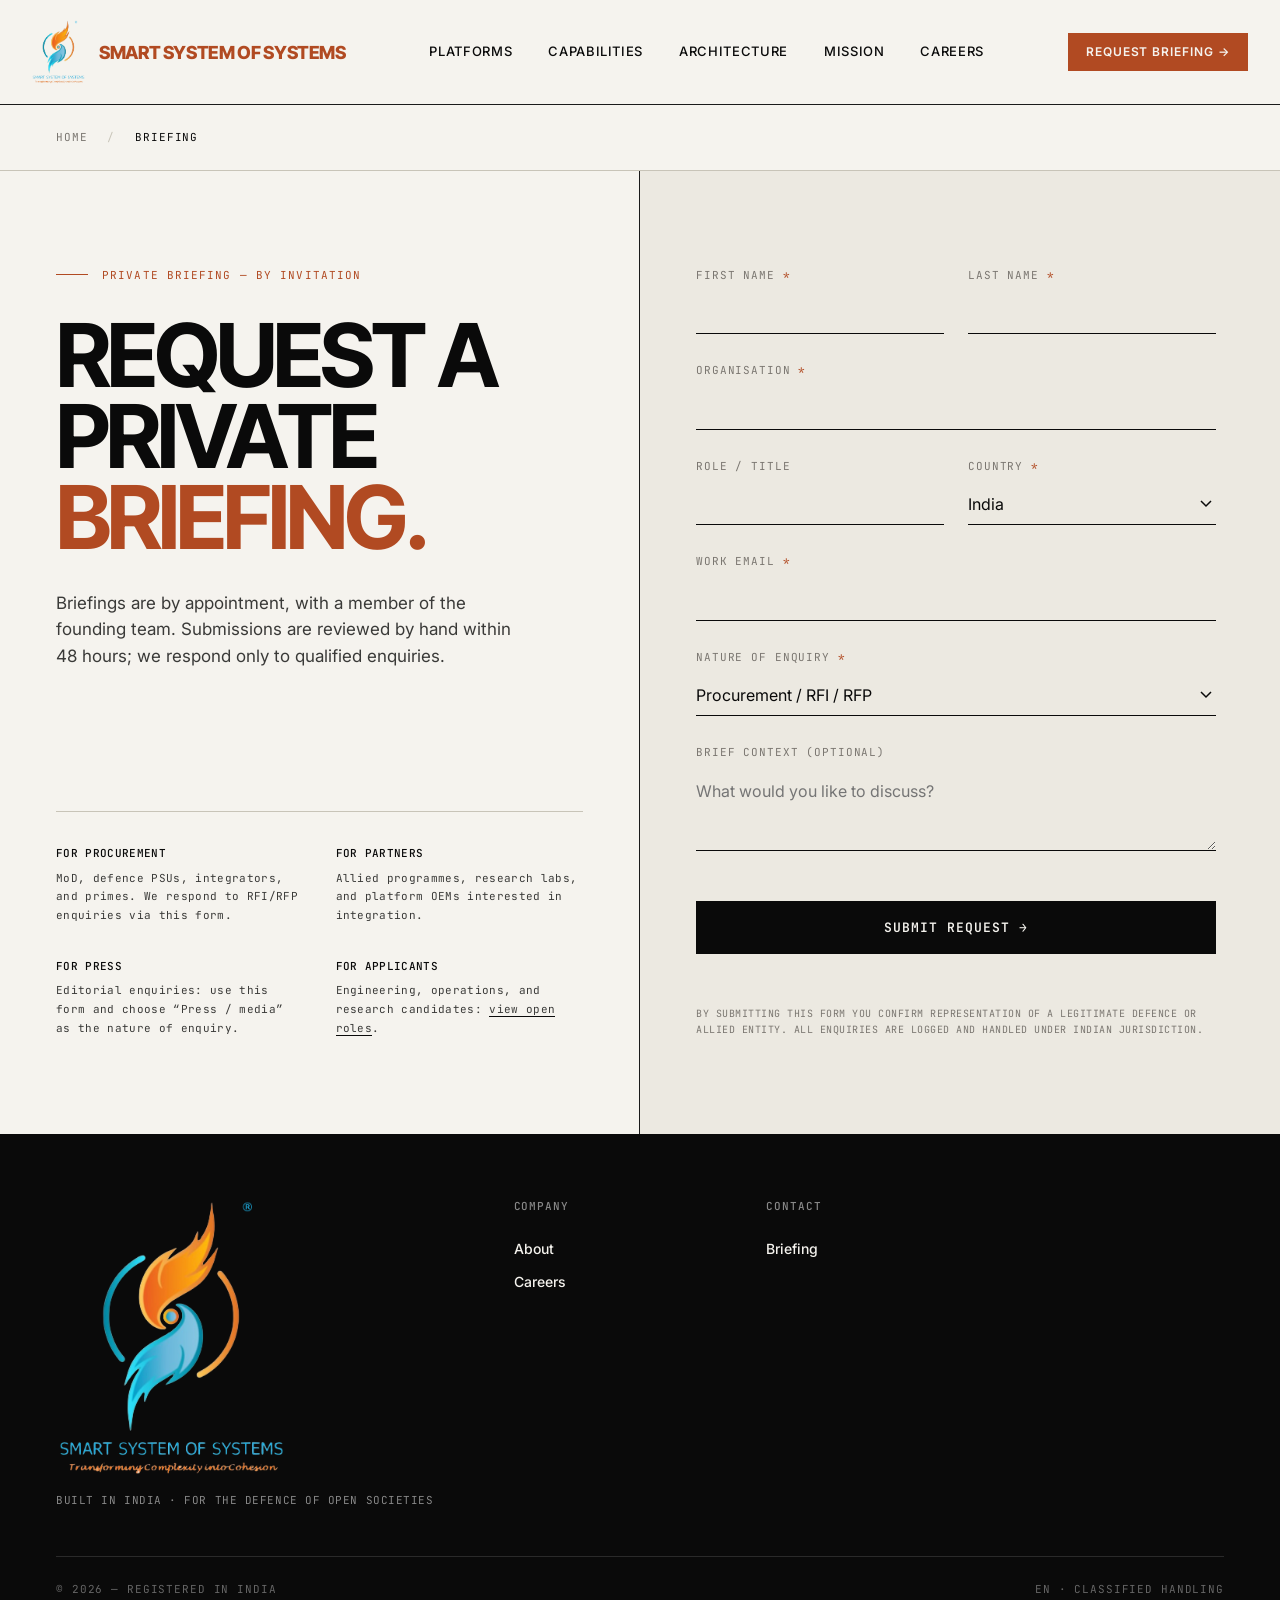
<file: briefing.html>
<!DOCTYPE html>
<html lang="en">
<head>
<meta charset="UTF-8" />
<meta name="viewport" content="width=device-width, initial-scale=1.0" />
<title>Request a Briefing — Smart System of Systems</title>
<link rel="icon" type="image/png" sizes="32x32" href="assets/favicon-32.png">
<link rel="icon" type="image/png" sizes="192x192" href="assets/favicon-192.png">
<link rel="apple-touch-icon" href="assets/apple-touch-icon.png">
<link rel="preconnect" href="https://fonts.googleapis.com">
<link rel="preconnect" href="https://fonts.gstatic.com" crossorigin>
<link href="https://fonts.googleapis.com/css2?family=Inter+Tight:wght@400;500;600;700;800&family=Inter:wght@300;400;500;600&family=JetBrains+Mono:wght@400;500&display=swap" rel="stylesheet">
<style>
  :root{--paper:#F5F3EE;--paper-2:#ECE9E1;--ink:#0A0A0A;--ink-2:#3A3A38;--ink-3:#7A7670;--rule:#1A1A1A;--rule-soft:#C8C4B8;--rust:#B14A22}
  *{box-sizing:border-box;margin:0;padding:0}
  html{scroll-behavior:smooth}
  html,body{background:var(--paper);color:var(--ink);font-family:'Inter',sans-serif;-webkit-font-smoothing:antialiased;line-height:1.5}
  a{color:inherit}
  .util{display:flex;justify-content:space-between;align-items:center;padding:10px 32px;background:var(--ink);color:var(--paper);font-family:'JetBrains Mono',monospace;font-size:11px;letter-spacing:0.05em}
  .util-left{display:flex;gap:32px;align-items:center}
  .util-dot{width:6px;height:6px;background:var(--rust);border-radius:50%;display:inline-block;margin-right:8px;animation:pulse 2.4s ease-in-out infinite}
  @keyframes pulse{0%,100%{opacity:1}50%{opacity:0.4}}
  .nav{display:flex;justify-content:space-between;align-items:center;padding:20px 32px;border-bottom:1px solid var(--rule)}
  .nav-mark{font-family:'Inter Tight',sans-serif;font-weight:800;font-size:18px;letter-spacing:-0.02em;text-transform:uppercase}
  .nav-mark a{text-decoration:none;color:inherit}
  .nav-mark span{color:var(--rust)}
  .nav-links{display:flex;gap:36px;font-size:13px;font-weight:500;text-transform:uppercase;letter-spacing:0.05em}
  .nav-links a{color:inherit;text-decoration:none;transition:color 0.2s}
  .nav-links a:hover{color:var(--rust)}
  .nav-cta{background:var(--rust);color:var(--paper);padding:10px 18px;font-size:12px;font-weight:600;text-transform:uppercase;letter-spacing:0.08em;text-decoration:none;display:inline-block}

  .breadcrumb{padding:24px 56px;font-family:'JetBrains Mono',monospace;font-size:11px;letter-spacing:0.08em;text-transform:uppercase;color:var(--ink-3);border-bottom:1px solid var(--rule-soft)}
  .breadcrumb a{color:inherit;text-decoration:none}
  .breadcrumb a:hover{color:var(--rust)}
  .breadcrumb .sep{margin:0 12px;color:var(--rule-soft)}
  .breadcrumb .current{color:var(--ink)}

  .form-layout{display:grid;grid-template-columns:1fr 1fr;min-height:calc(100vh - 100px)}
  .form-left{padding:96px 56px 96px;border-right:1px solid var(--rule);display:flex;flex-direction:column;justify-content:space-between}
  .page-eyebrow{font-family:'JetBrains Mono',monospace;font-size:11px;color:var(--rust);letter-spacing:0.1em;text-transform:uppercase;margin-bottom:32px;display:flex;align-items:center;gap:14px}
  .page-eyebrow::before{content:'';width:32px;height:1px;background:var(--rust)}
  h1.page-title{font-family:'Inter Tight',sans-serif;font-weight:700;font-size:88px;line-height:0.92;letter-spacing:-0.045em;text-transform:uppercase}
  h1.page-title .accent{color:var(--rust)}
  .page-lede{margin-top:32px;font-size:17px;line-height:1.55;color:var(--ink-2);max-width:480px}

  .meta-block{margin-top:48px;display:grid;grid-template-columns:1fr 1fr;gap:32px;padding-top:32px;border-top:1px solid var(--rule-soft)}
  .meta-item{font-family:'JetBrains Mono',monospace;font-size:11px;line-height:1.7;letter-spacing:0.03em;color:var(--ink-2)}
  .meta-item strong{color:var(--ink);font-weight:500;display:block;margin-bottom:6px;text-transform:uppercase}

  .form-right{padding:96px 56px;background:var(--paper-2);display:flex;flex-direction:column;justify-content:center}
  form{max-width:520px;width:100%}
  .form-row{margin-bottom:28px}
  .form-row.split{display:grid;grid-template-columns:1fr 1fr;gap:24px}
  label{display:block;font-family:'JetBrains Mono',monospace;font-size:11px;letter-spacing:0.08em;text-transform:uppercase;color:var(--ink-3);margin-bottom:10px}
  label .req{color:var(--rust)}
  input[type=text],input[type=email],input[type=tel],select,textarea{width:100%;background:transparent;border:none;border-bottom:1px solid var(--ink);padding:10px 0;font-family:'Inter',sans-serif;font-size:16px;color:var(--ink);outline:none;transition:border-color 0.2s}
  input:focus,select:focus,textarea:focus{border-color:var(--rust)}
  textarea{min-height:80px;resize:vertical;font-family:'Inter',sans-serif}
  select{background:transparent;-webkit-appearance:none;appearance:none;background-image:url("data:image/svg+xml;utf8,<svg xmlns='http://www.w3.org/2000/svg' width='12' height='8' viewBox='0 0 12 8'><path d='M1 1l5 5 5-5' stroke='%230A0A0A' fill='none' stroke-width='1.5'/></svg>");background-repeat:no-repeat;background-position:right 4px center;padding-right:28px}

  .submit{margin-top:16px;background:var(--ink);color:var(--paper);padding:18px 32px;font-family:'JetBrains Mono',monospace;font-size:13px;font-weight:600;letter-spacing:0.08em;text-transform:uppercase;border:none;cursor:pointer;width:100%;text-align:center;transition:background 0.2s}
  .submit:hover{background:var(--rust)}
  .hp{position:absolute;left:-9999px;width:1px;height:1px;overflow:hidden}
.form-status{margin-top:16px;font-family:'JetBrains Mono',monospace;font-size:12px;letter-spacing:0.05em;text-transform:uppercase;line-height:1.6;min-height:1em}
.form-status.error{color:var(--rust)}
.form-footer{margin-top:24px;font-family:'JetBrains Mono',monospace;font-size:10px;color:var(--ink-3);letter-spacing:0.05em;text-transform:uppercase;line-height:1.6}

  .footer{background:var(--ink);color:var(--paper);padding:64px 56px 32px}
  .footer-top{display:grid;grid-template-columns:2fr 1fr 1fr 1fr;gap:48px;padding-bottom:48px;border-bottom:1px solid #2A2A2A}
  .footer-mark{font-family:'Inter Tight',sans-serif;font-weight:800;font-size:32px;text-transform:uppercase;letter-spacing:-0.02em;line-height:1}
  .footer-mark a{text-decoration:none;color:inherit}
  .footer-mark span{color:var(--rust)}
  .footer-tag{font-family:'JetBrains Mono',monospace;font-size:11px;color:#888;margin-top:14px;letter-spacing:0.05em;text-transform:uppercase}
  .footer-col h4{font-family:'JetBrains Mono',monospace;font-size:11px;color:#888;letter-spacing:0.08em;text-transform:uppercase;margin-bottom:18px;font-weight:500}
  .footer-col a{display:block;color:var(--paper);text-decoration:none;font-size:14px;padding:6px 0;font-weight:500}
  .footer-col a:hover{color:var(--rust)}
  .footer-bottom{display:flex;justify-content:space-between;font-family:'JetBrains Mono',monospace;font-size:11px;color:#666;letter-spacing:0.08em;text-transform:uppercase;padding-top:24px}
</style>
<link rel="stylesheet" href="mobile.css">
</head>
<body>
  <nav class="nav">
    <div class="nav-mark"><a href="index.html" style="text-decoration:none;color:inherit;display:flex;align-items:center;gap:14px"><img class="brand-emblem" src="assets/ssos-logo.png" alt="Smart System of Systems logo" width="53" height="64"><span>SMART SYSTEM OF SYSTEMS</span></a></div>
    <div class="nav-links">
      <a href="platforms.html">Platforms</a><a href="capabilities.html">Capabilities</a><a href="architecture.html">Architecture</a><a href="mission.html">Mission</a><a href="careers.html">Careers</a>
    </div>
    <a class="nav-cta" href="briefing.html">REQUEST BRIEFING →</a>
  </nav>

  <div class="breadcrumb">
    <a href="index.html">Home</a>
    <span class="sep">/</span>
    <span class="current">Briefing</span>
  </div>

  <div class="form-layout">
    <div class="form-left">
      <div>
        <div class="page-eyebrow">PRIVATE BRIEFING — BY INVITATION</div>
        <h1 class="page-title">Request a<br/>private <span class="accent">briefing.</span></h1>
        <p class="page-lede">Briefings are by appointment, with a member of the founding team. Submissions are reviewed by hand within 48 hours; we respond only to qualified enquiries.</p>
      </div>
      <div class="meta-block">
        <div class="meta-item">
          <strong>For procurement</strong>
          MoD, defence PSUs, integrators, and primes. We respond to RFI/RFP enquiries via this form.
        </div>
        <div class="meta-item">
          <strong>For partners</strong>
          Allied programmes, research labs, and platform OEMs interested in integration.
        </div>
        <div class="meta-item">
          <strong>For press</strong>
          Editorial enquiries: use this form and choose “Press / media” as the nature of enquiry.
        </div>
        <div class="meta-item">
          <strong>For applicants</strong>
          Engineering, operations, and research candidates: <a href="careers.html" style="border-bottom:1px solid var(--ink);text-decoration:none">view open roles</a>.
        </div>
      </div>
    </div>

    <div class="form-right">
      <form id="briefing-form" novalidate>
        <div class="form-row split">
          <div>
            <label>First name <span class="req">*</span></label>
            <input type="text" name="first_name" required>
          </div>
          <div>
            <label>Last name <span class="req">*</span></label>
            <input type="text" name="last_name" required>
          </div>
        </div>
        <div class="form-row">
          <label>Organisation <span class="req">*</span></label>
          <input type="text" name="organisation" required>
        </div>
        <div class="form-row split">
          <div>
            <label>Role / title</label>
            <input type="text" name="role">
          </div>
          <div>
            <label>Country <span class="req">*</span></label>
            <select name="country" required>
              <option>India</option>
              <option>United Kingdom</option>
              <option>United States</option>
              <option>Australia</option>
              <option>Japan</option>
              <option>France</option>
              <option>Germany</option>
              <option>Other allied jurisdiction</option>
            </select>
          </div>
        </div>
        <div class="form-row">
          <label>Work email <span class="req">*</span></label>
          <input type="email" name="email" required>
        </div>
        <div class="form-row">
          <label>Nature of enquiry <span class="req">*</span></label>
          <select name="enquiry_type" required>
            <option>Procurement / RFI / RFP</option>
            <option>Programme partnership</option>
            <option>Platform integration (OEM)</option>
            <option>Research collaboration</option>
            <option>Investor enquiry</option>
            <option>Press / media</option>
            <option>Other</option>
          </select>
        </div>
        <div class="form-row">
          <label>Brief context (optional)</label>
          <textarea name="context" placeholder="What would you like to discuss?"></textarea>
        </div>
        <div class="hp" aria-hidden="true"><label>Leave this empty<input type="text" name="website" tabindex="-1" autocomplete="off"></label></div>
        <button type="submit" class="submit">SUBMIT REQUEST →</button>
        <div class="form-status" role="status" aria-live="polite"></div>
        <div class="form-footer">
          BY SUBMITTING THIS FORM YOU CONFIRM REPRESENTATION OF A LEGITIMATE DEFENCE OR ALLIED ENTITY. ALL ENQUIRIES ARE LOGGED AND HANDLED UNDER INDIAN JURISDICTION.
        </div>
      </form>
    </div>
  </div>

  <footer class="footer">
    <div class="footer-top">
      <div>
        <div class="footer-mark"><a href="index.html" style="text-decoration:none;color:inherit;display:flex;align-items:center;gap:14px"><img class="brand-logo-full" src="assets/ssos-logo.png" alt="Smart System of Systems — Transforming Complexity into Cohesion" width="231" height="280"></a></div>
        <div class="footer-tag">BUILT IN INDIA · FOR THE DEFENCE OF OPEN SOCIETIES</div>
      </div>
      <div class="footer-col"><h4>COMPANY</h4><a href="about.html">About</a><a href="careers.html">Careers</a></div>
      <div class="footer-col"><h4>CONTACT</h4><a href="briefing.html">Briefing</a></div>
    </div>
    <div class="footer-bottom">
      <span>© 2026 — REGISTERED IN INDIA</span>
      <span>EN · CLASSIFIED HANDLING</span>
    </div>
  </footer>
<script>
// Enquiries are sent to a Google Apps Script web app that appends a row to
// the "SSoS Briefing Enquiries" Google Sheet. Set the deployed URL below.
const ENQUIRY_ENDPOINT = 'https://script.google.com/macros/s/AKfycbwzLDUxD5rXaNNL6xOGDQjDRGvzcxdbAdNrS6lYzUyUULRgeeLscmOJRbvW81K17eG2_A/exec';
(function () {
  const form = document.getElementById('briefing-form');
  const btn = form.querySelector('.submit');
  const status = form.querySelector('.form-status');
  const label = btn.textContent;
  form.addEventListener('submit', async (e) => {
    e.preventDefault();
    status.textContent = ''; status.classList.remove('error');
    if (!form.checkValidity()) { form.reportValidity(); return; }
    btn.disabled = true; btn.textContent = 'SENDING…';
    try {
      const body = new URLSearchParams(new FormData(form));
      body.append('page', location.href);
      // Apps Script does not send CORS headers; no-cors still delivers the POST.
      await fetch(ENQUIRY_ENDPOINT, { method: 'POST', mode: 'no-cors', body });
      form.reset();
      btn.textContent = 'SUBMITTED — WE\'LL BE IN TOUCH';
    } catch (err) {
      btn.disabled = false; btn.textContent = label;
      status.textContent = 'Could not send — please check your connection and try again.';
      status.classList.add('error');
    }
  });
})();
</script>
</body>
</html>
</file>
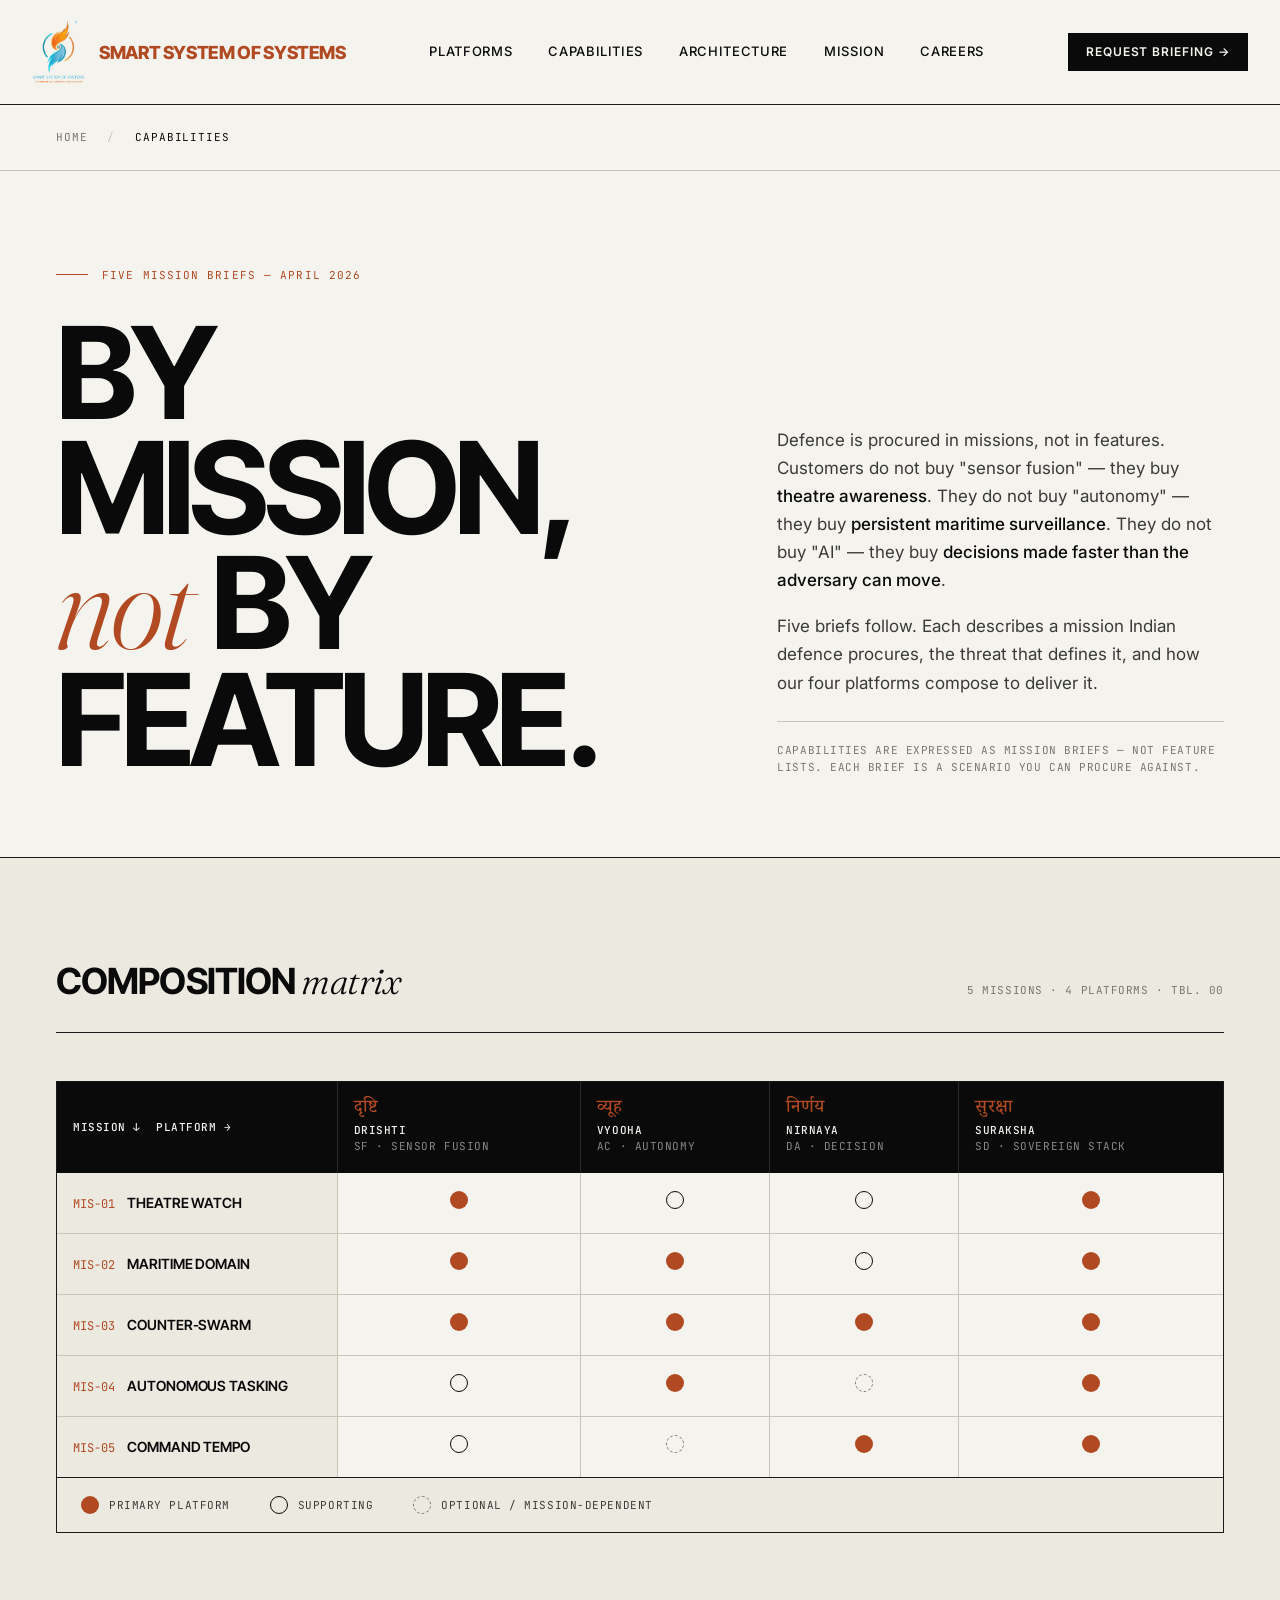
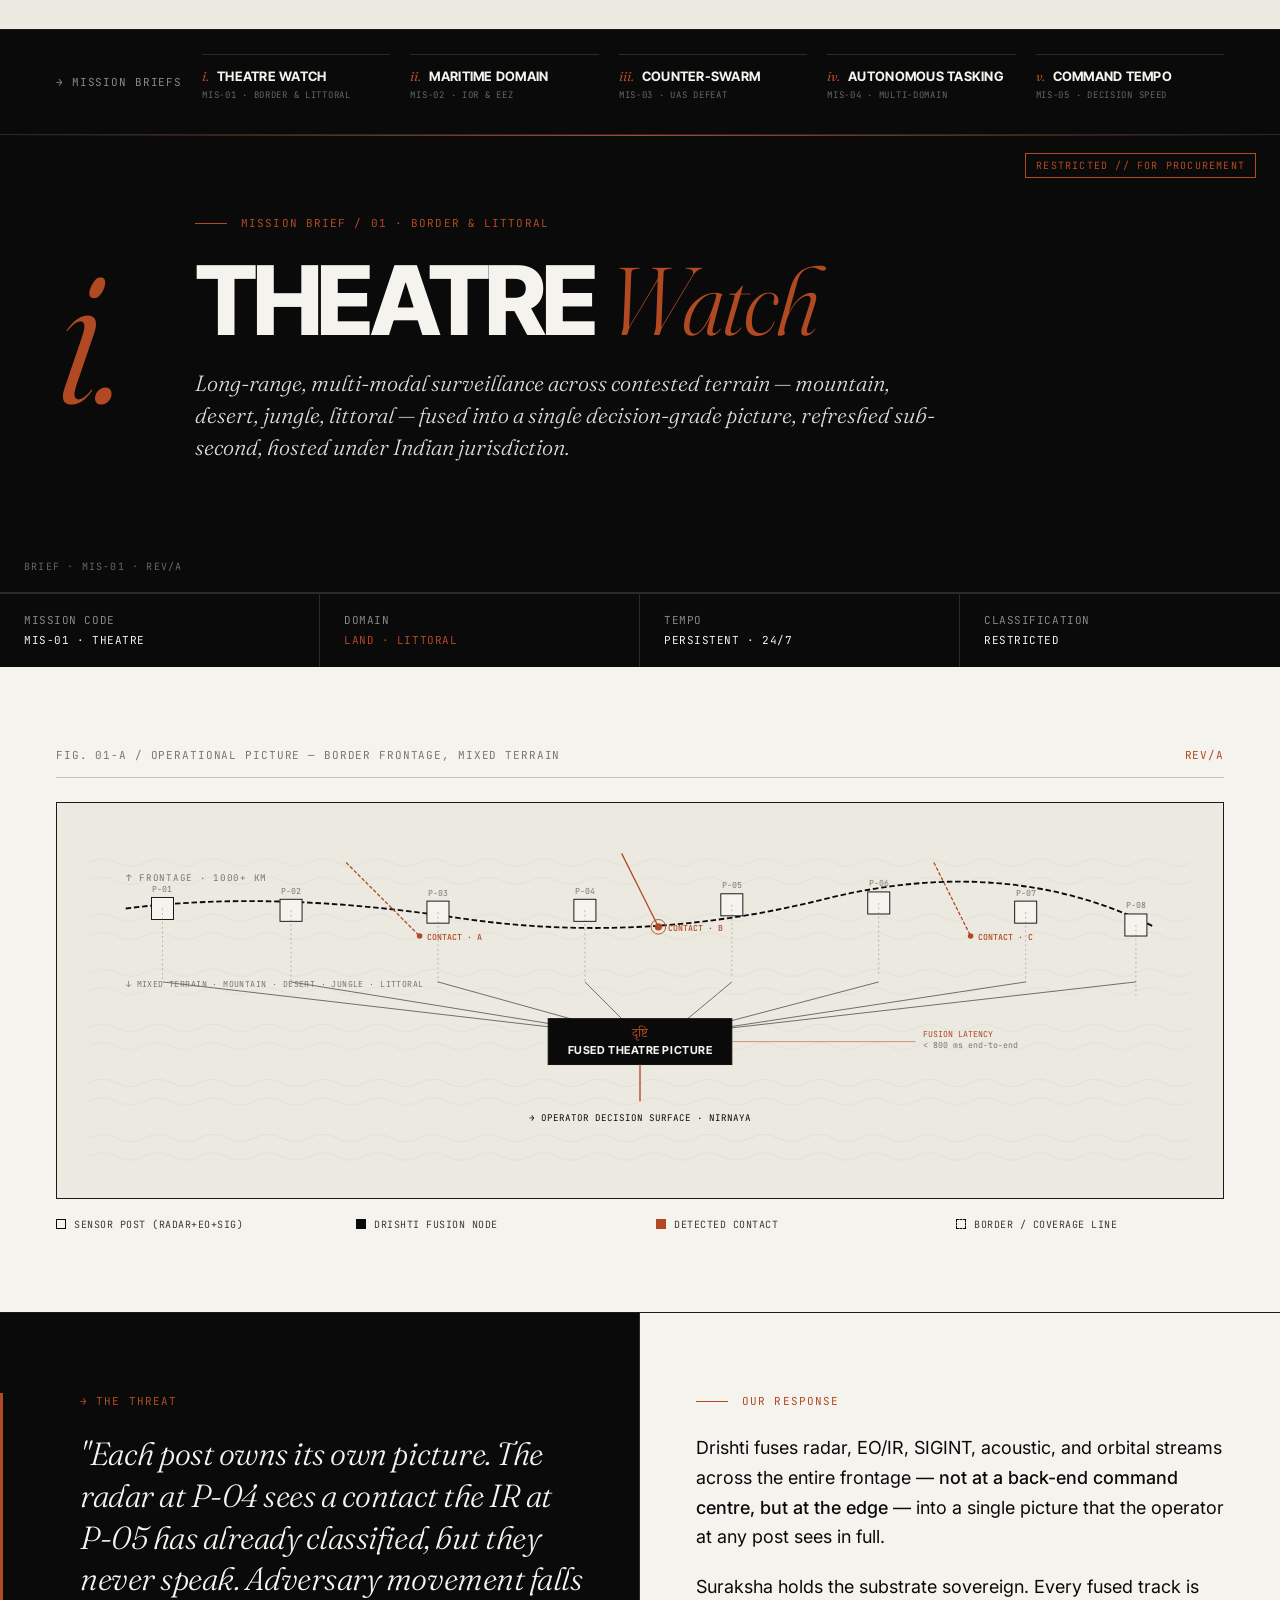
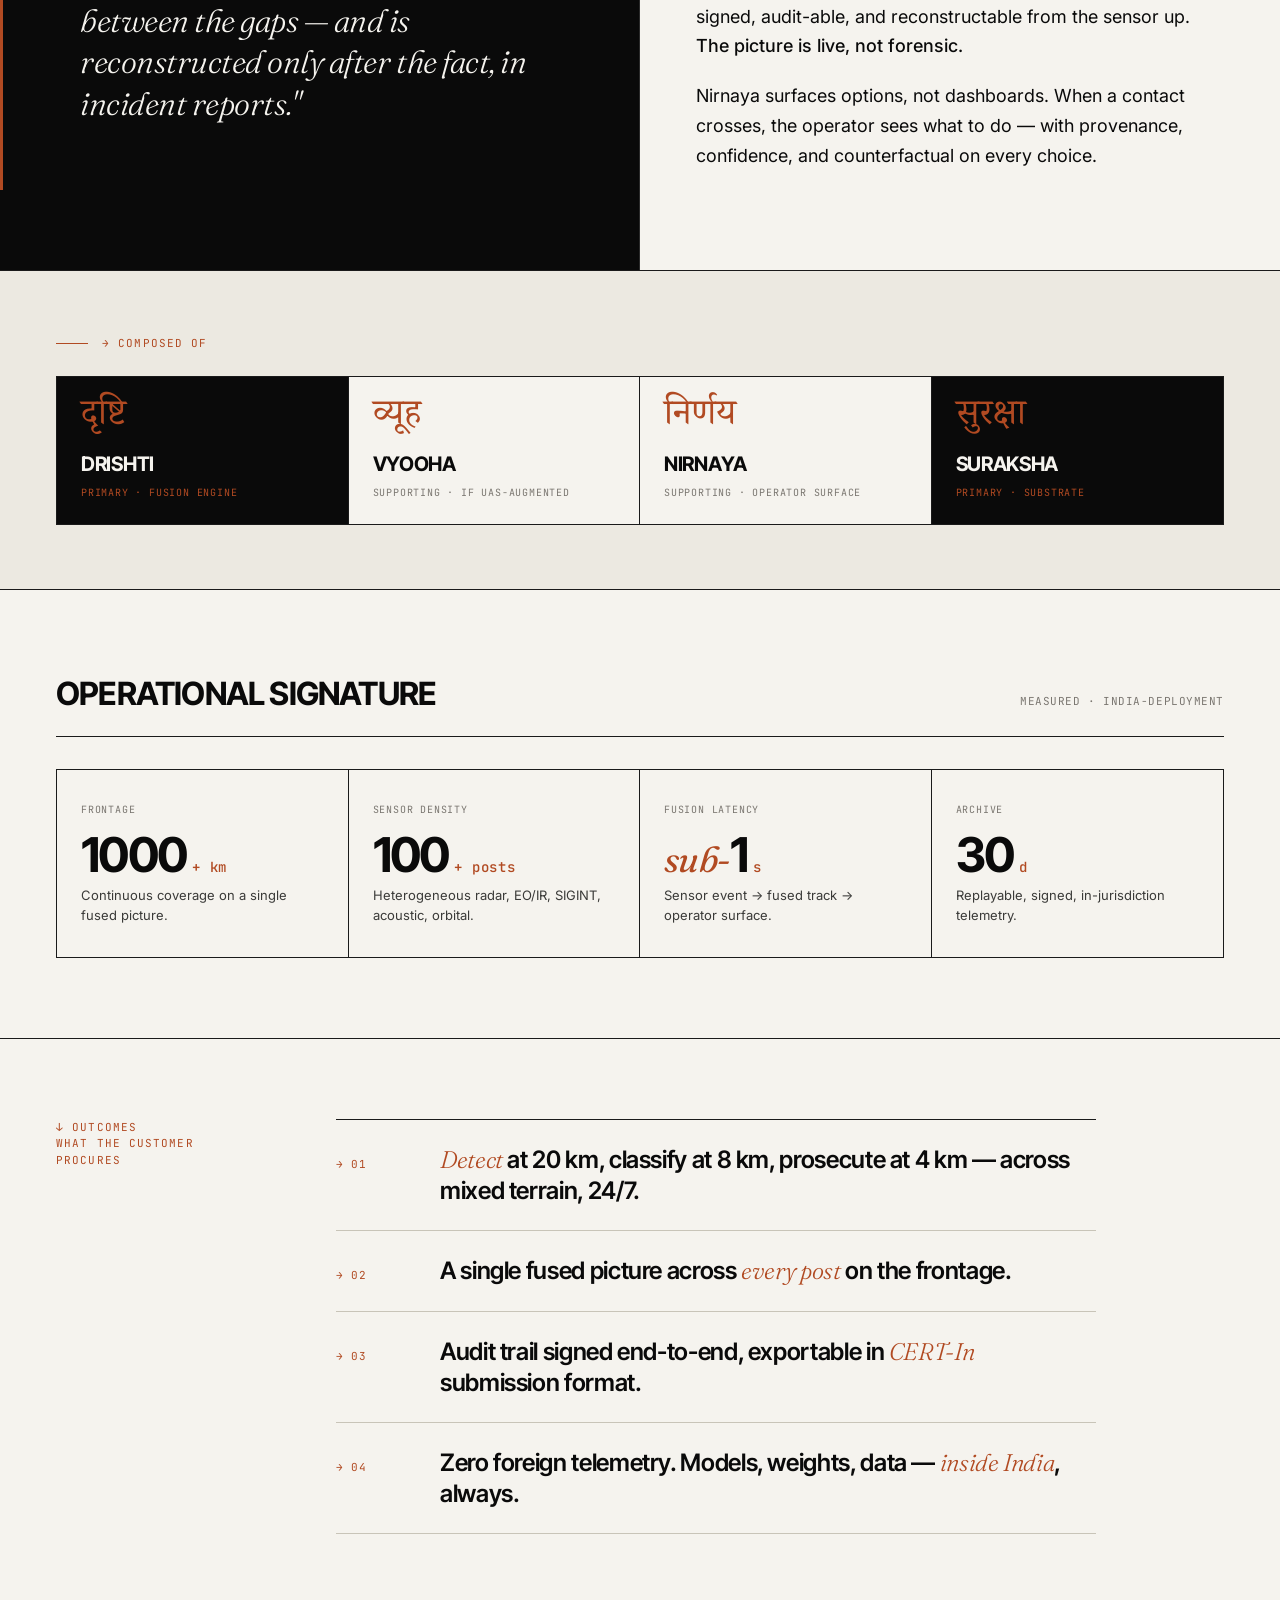
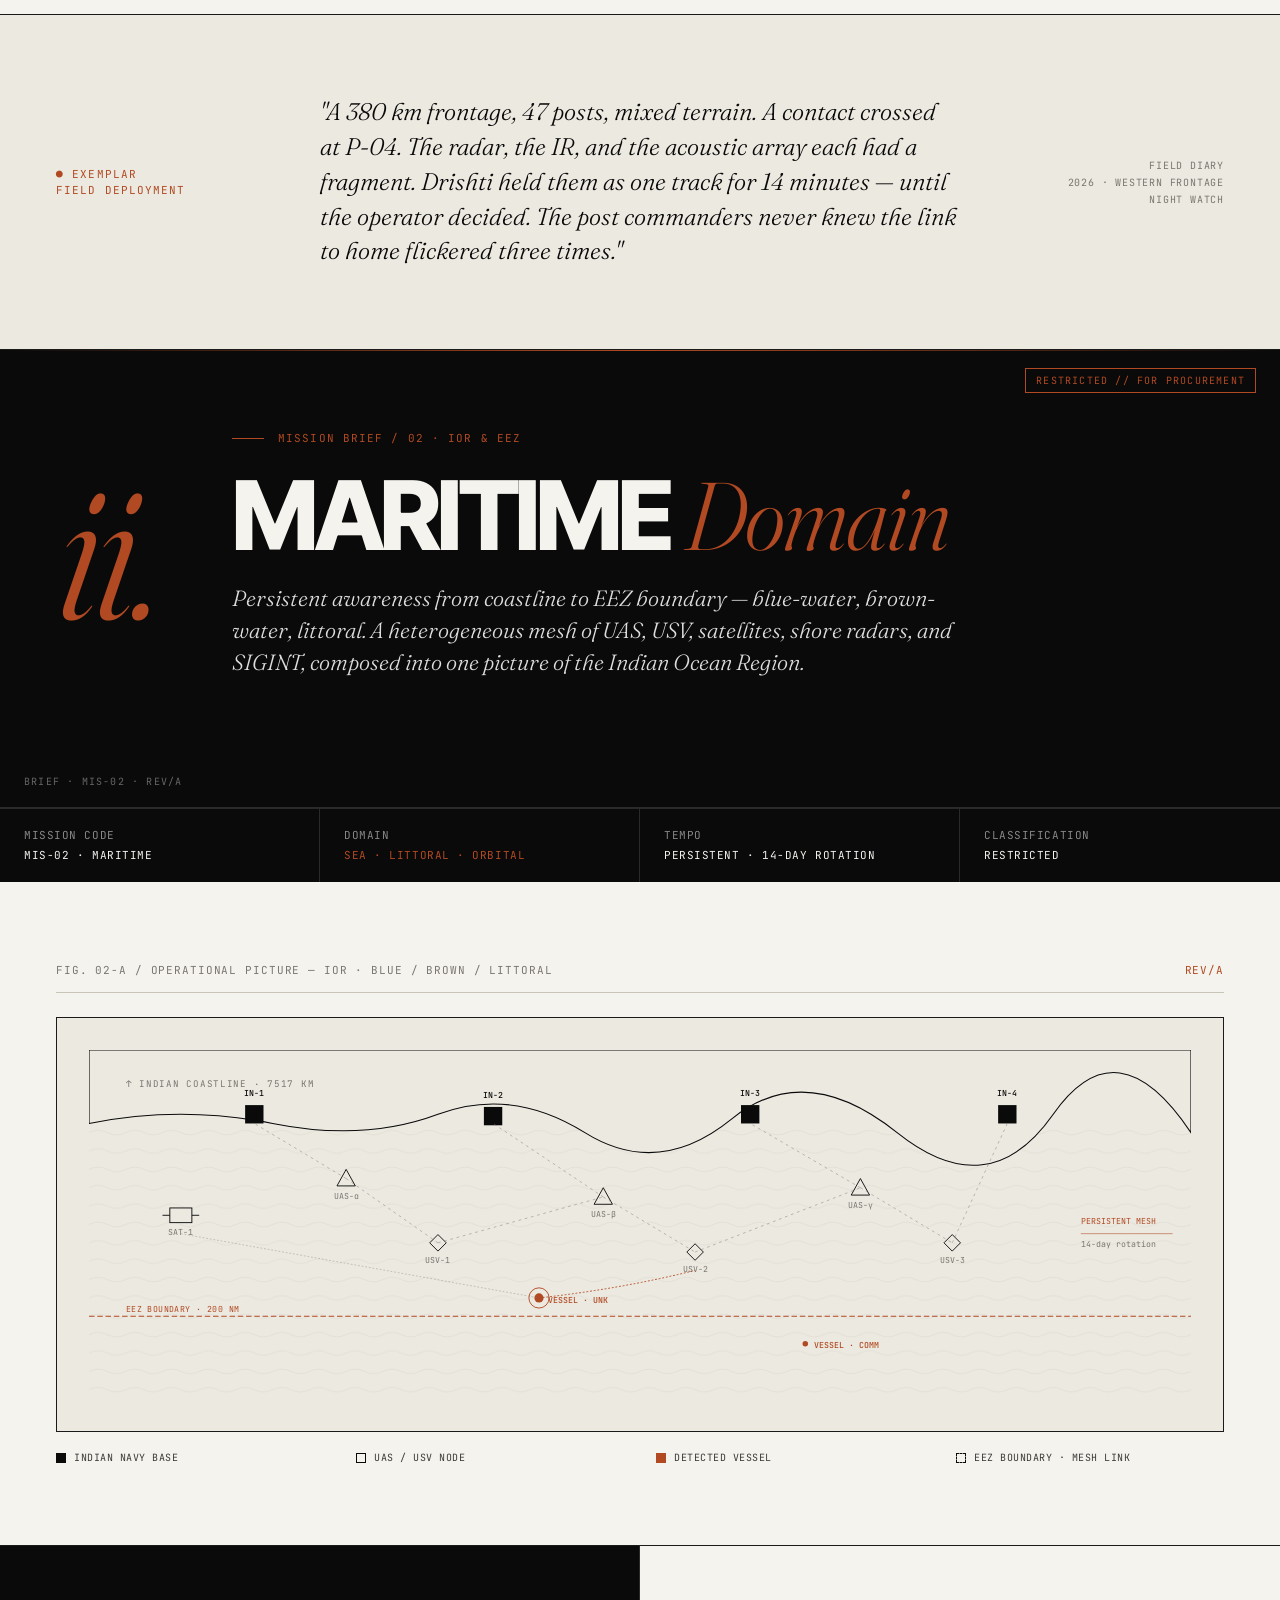
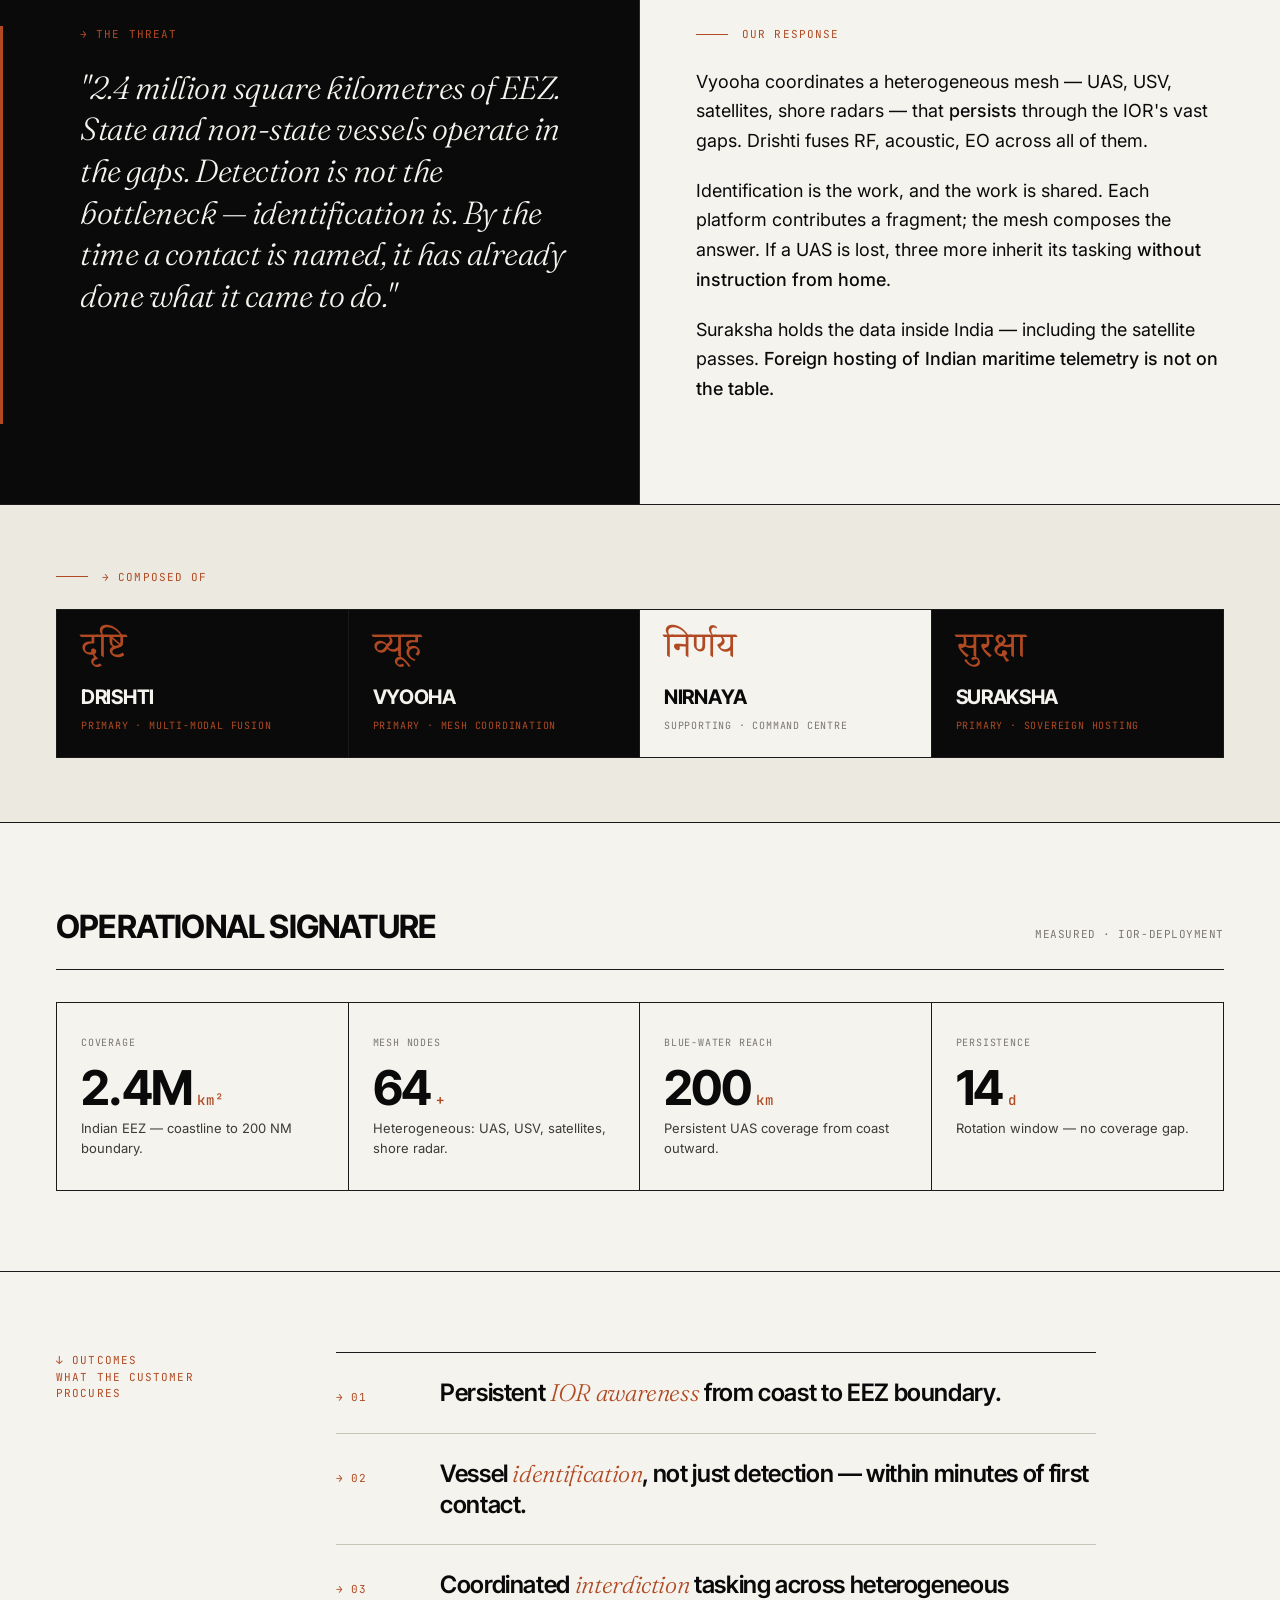
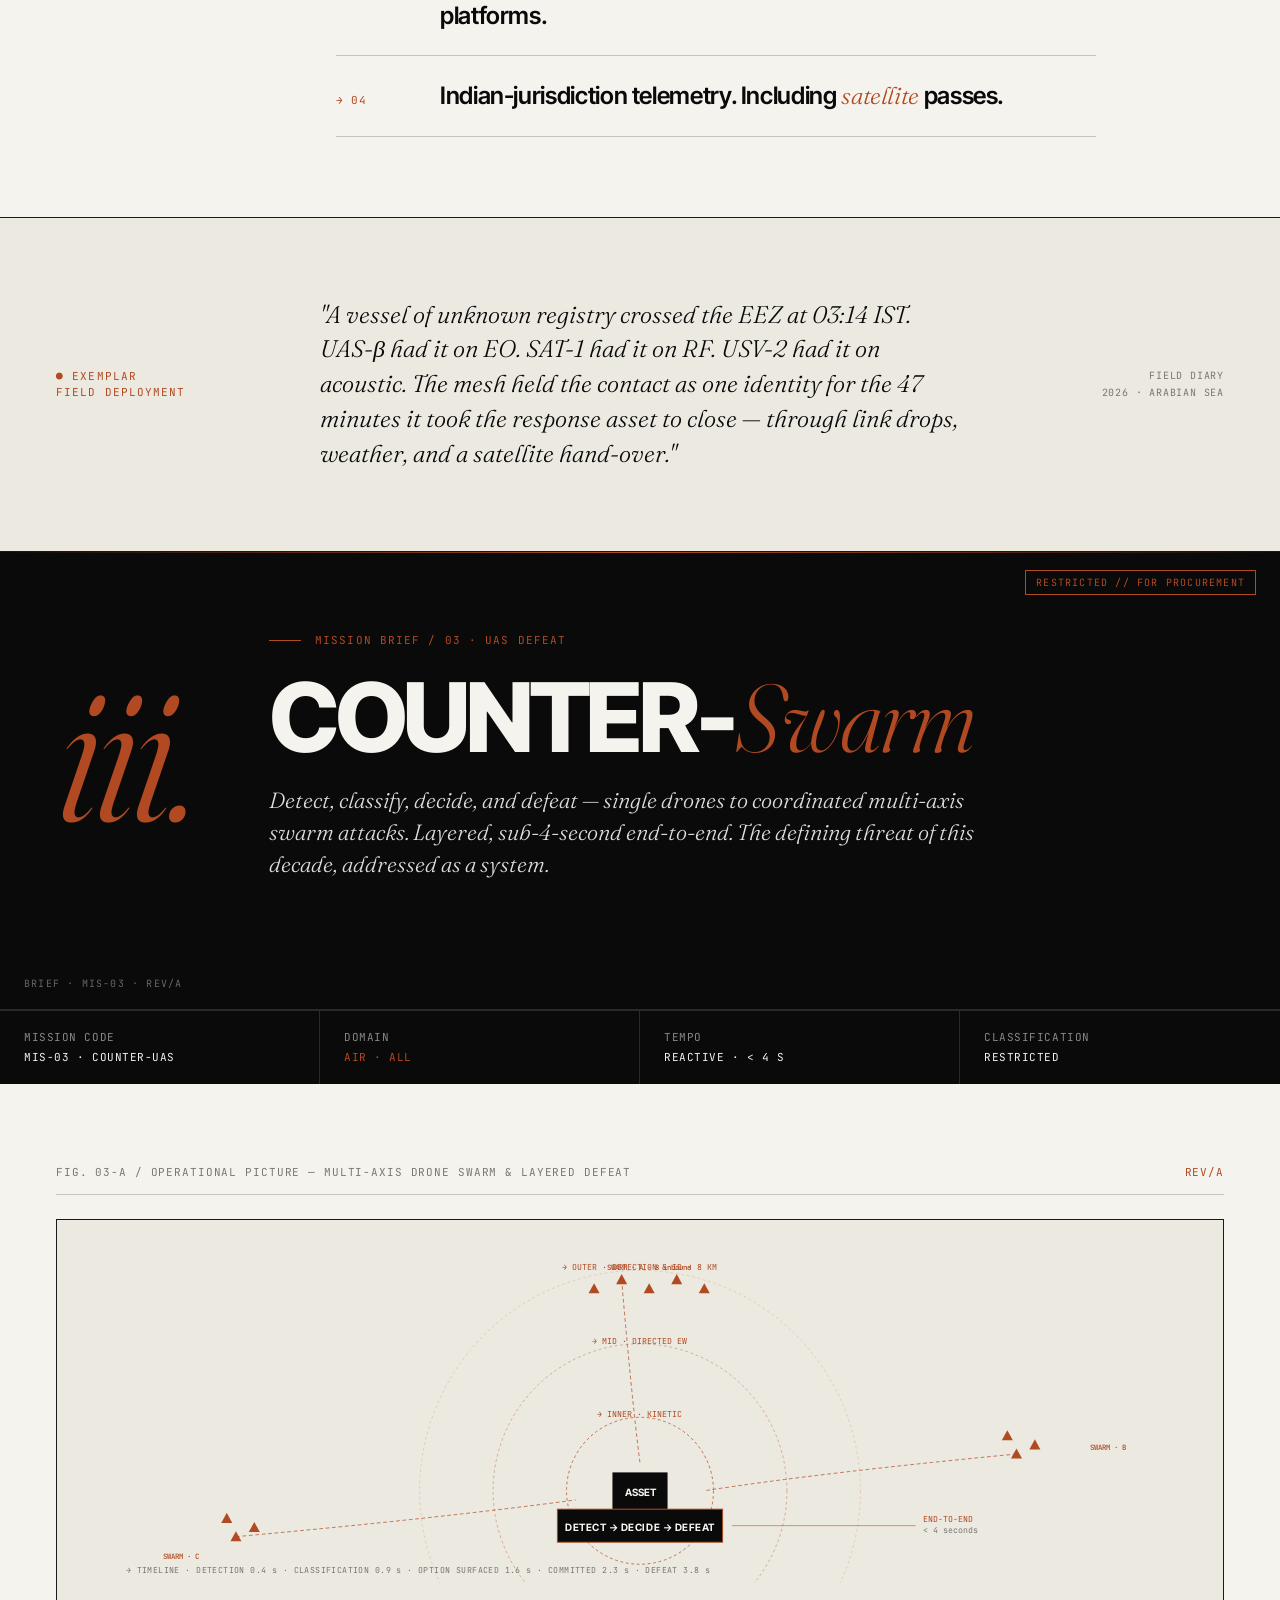
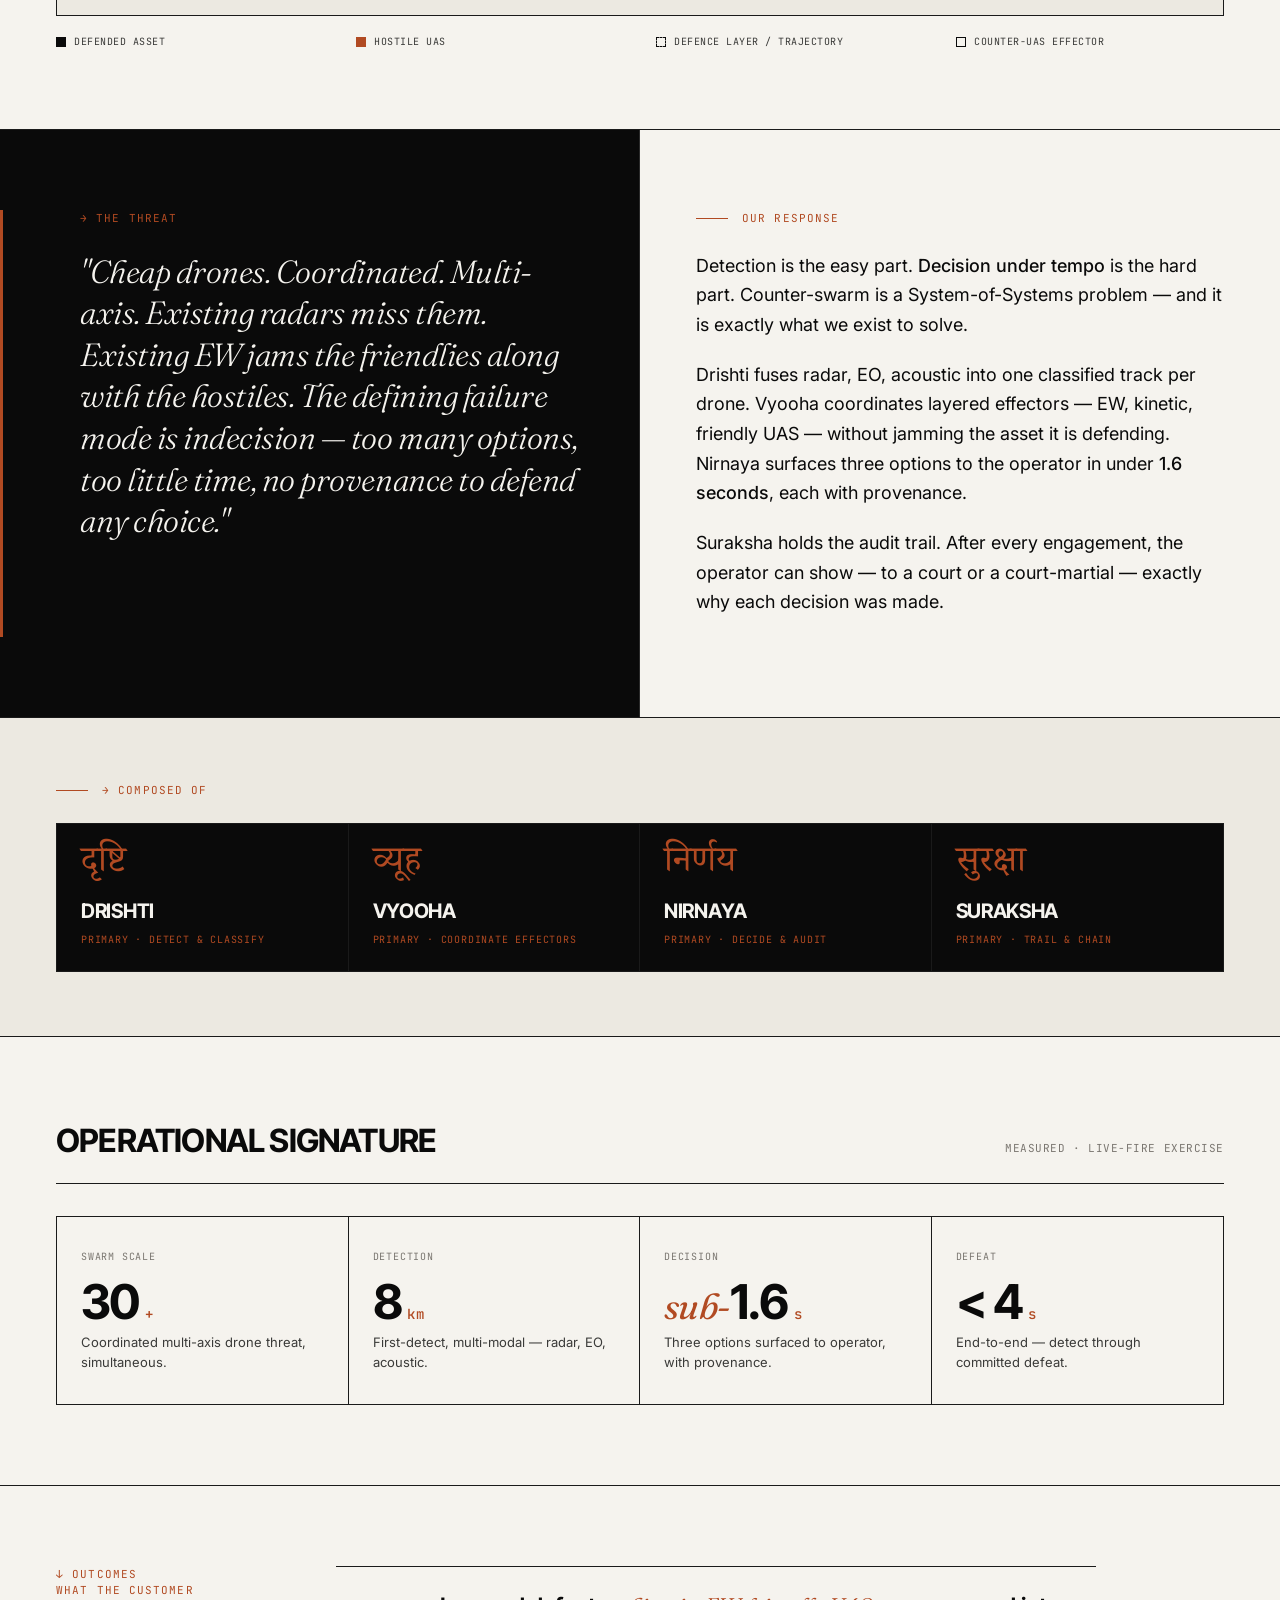
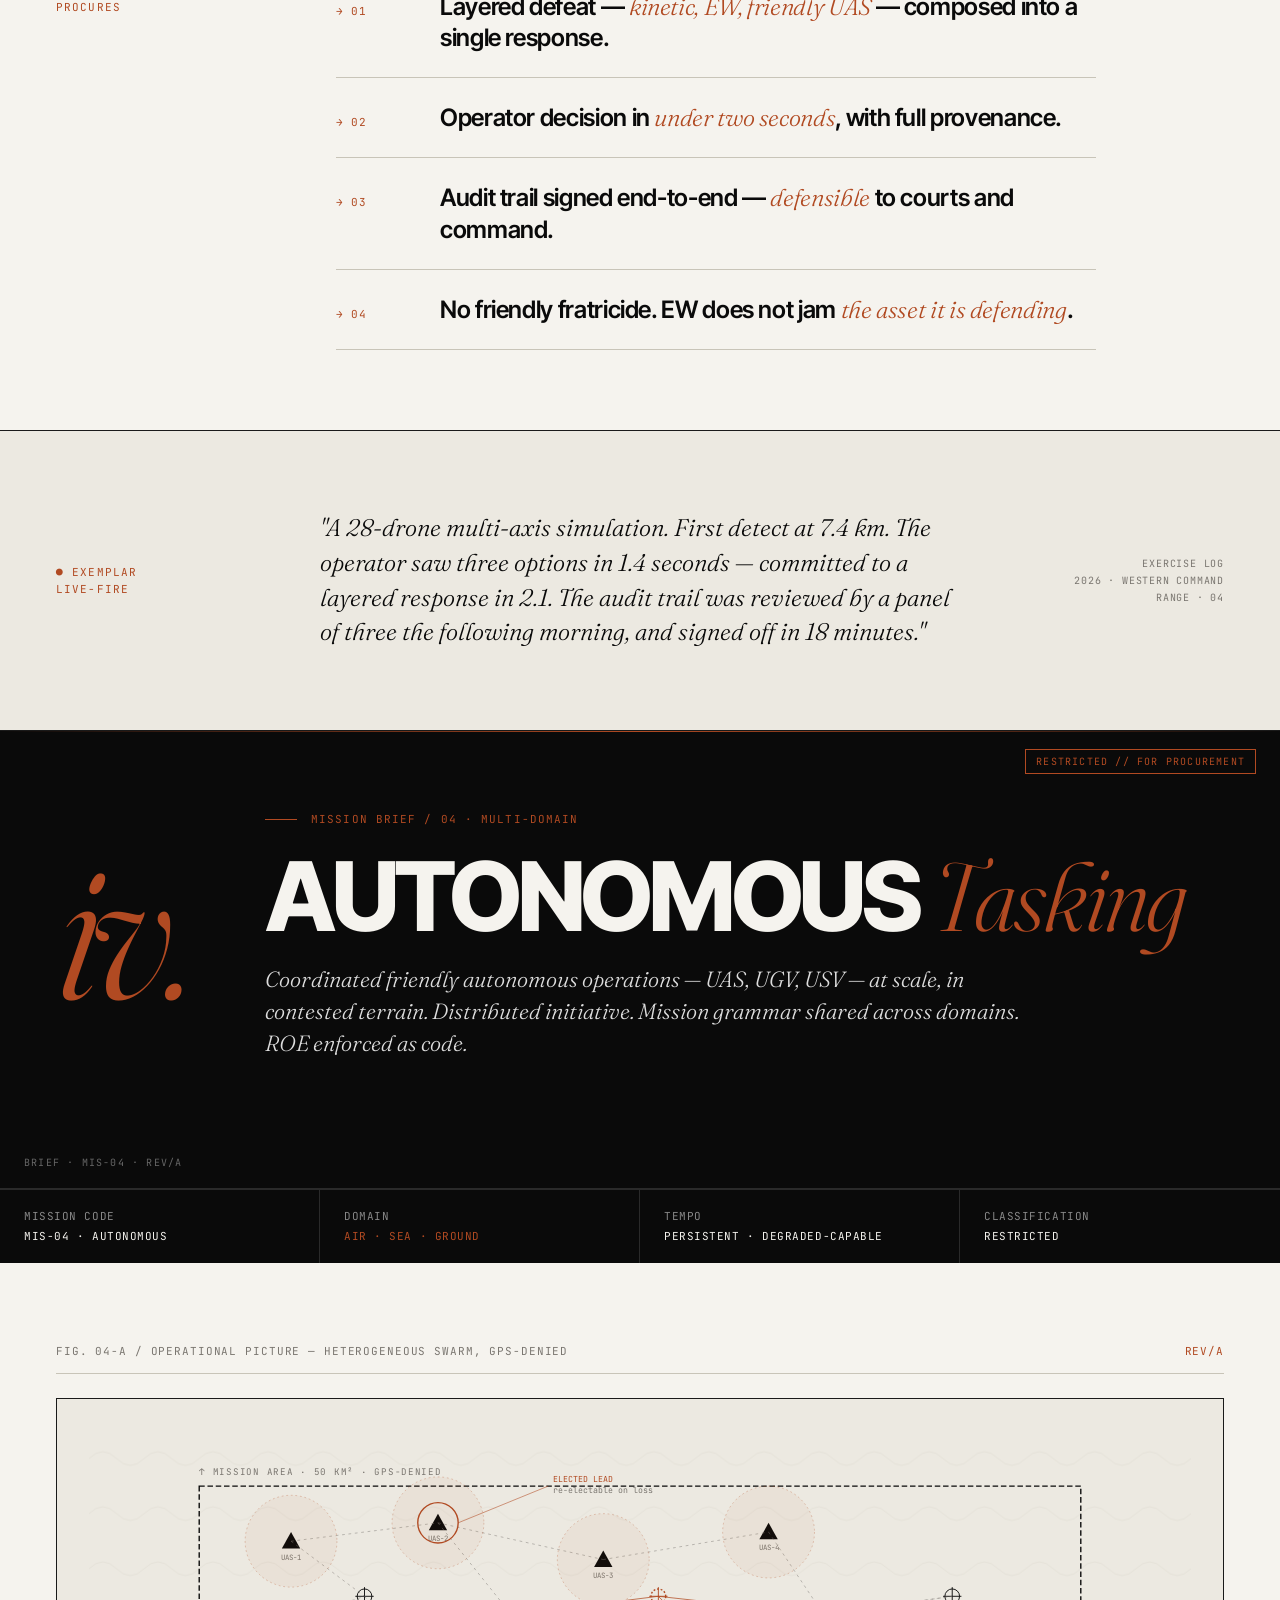
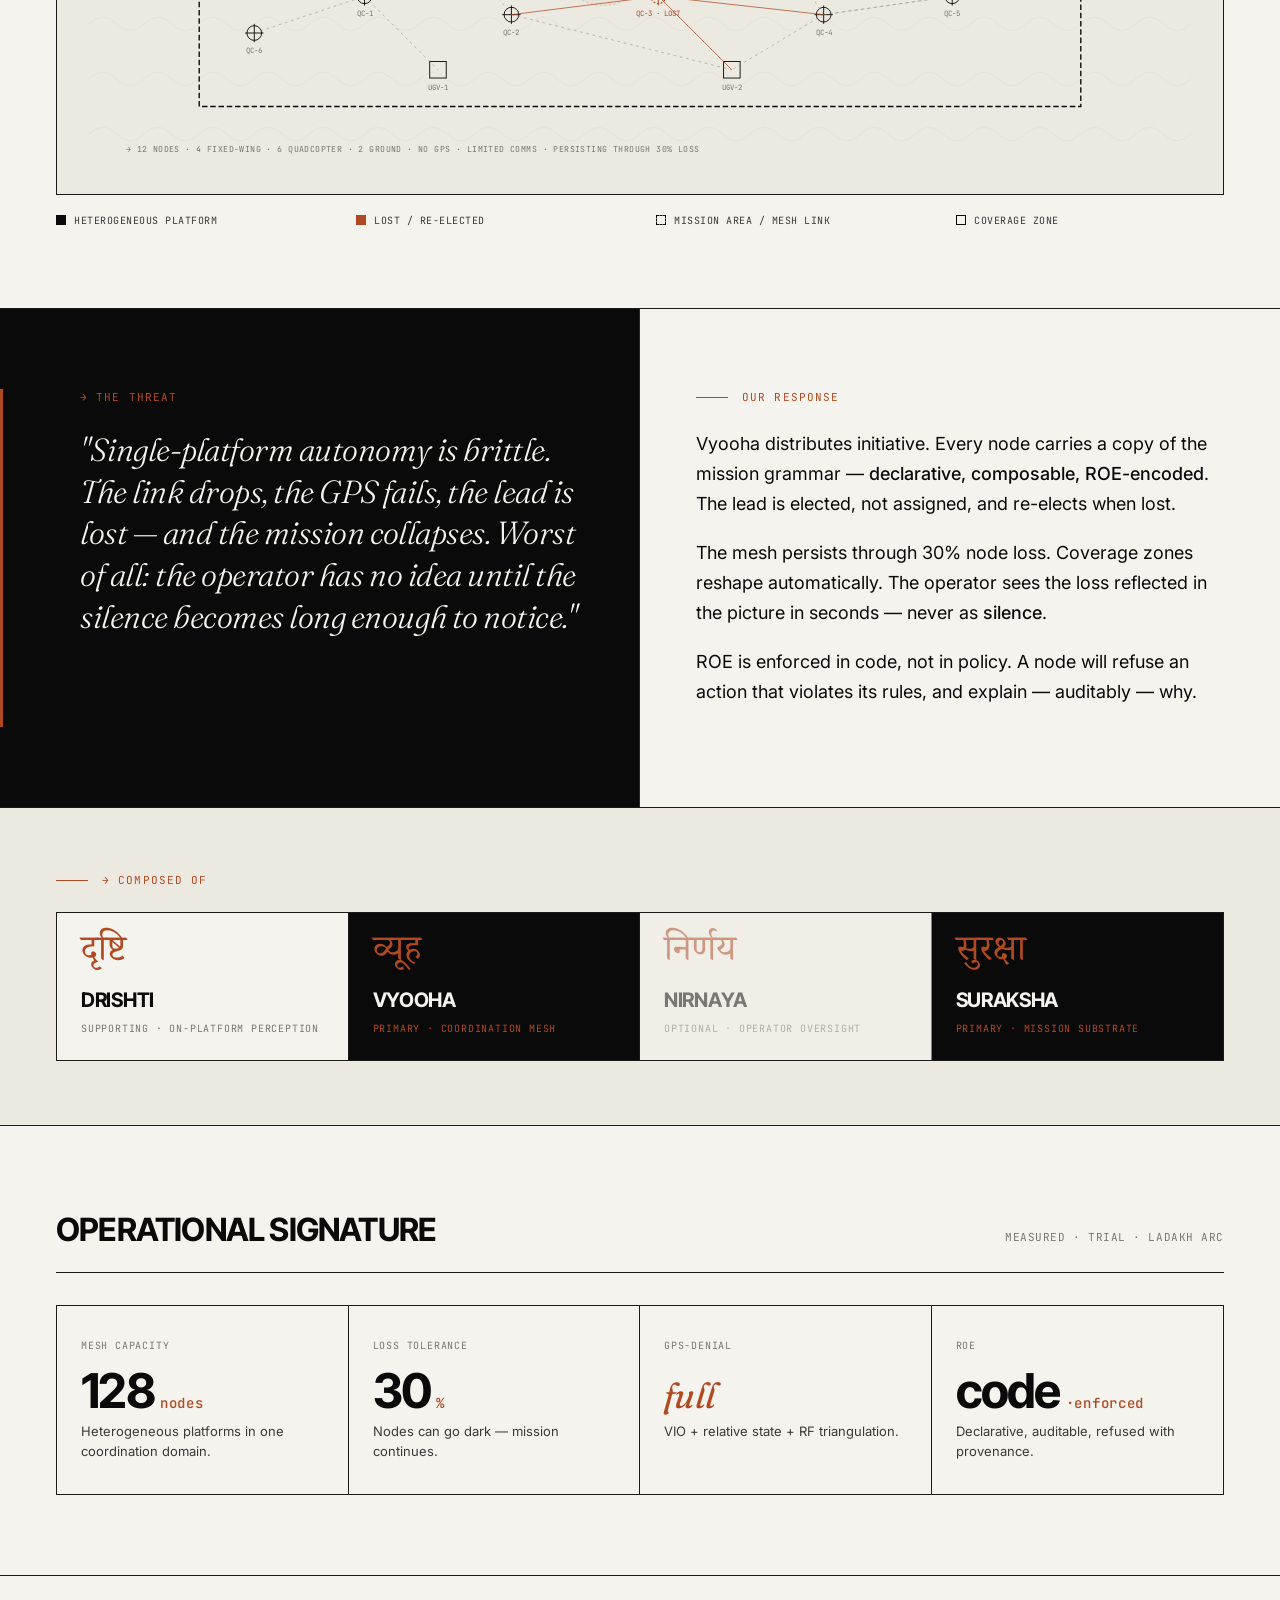
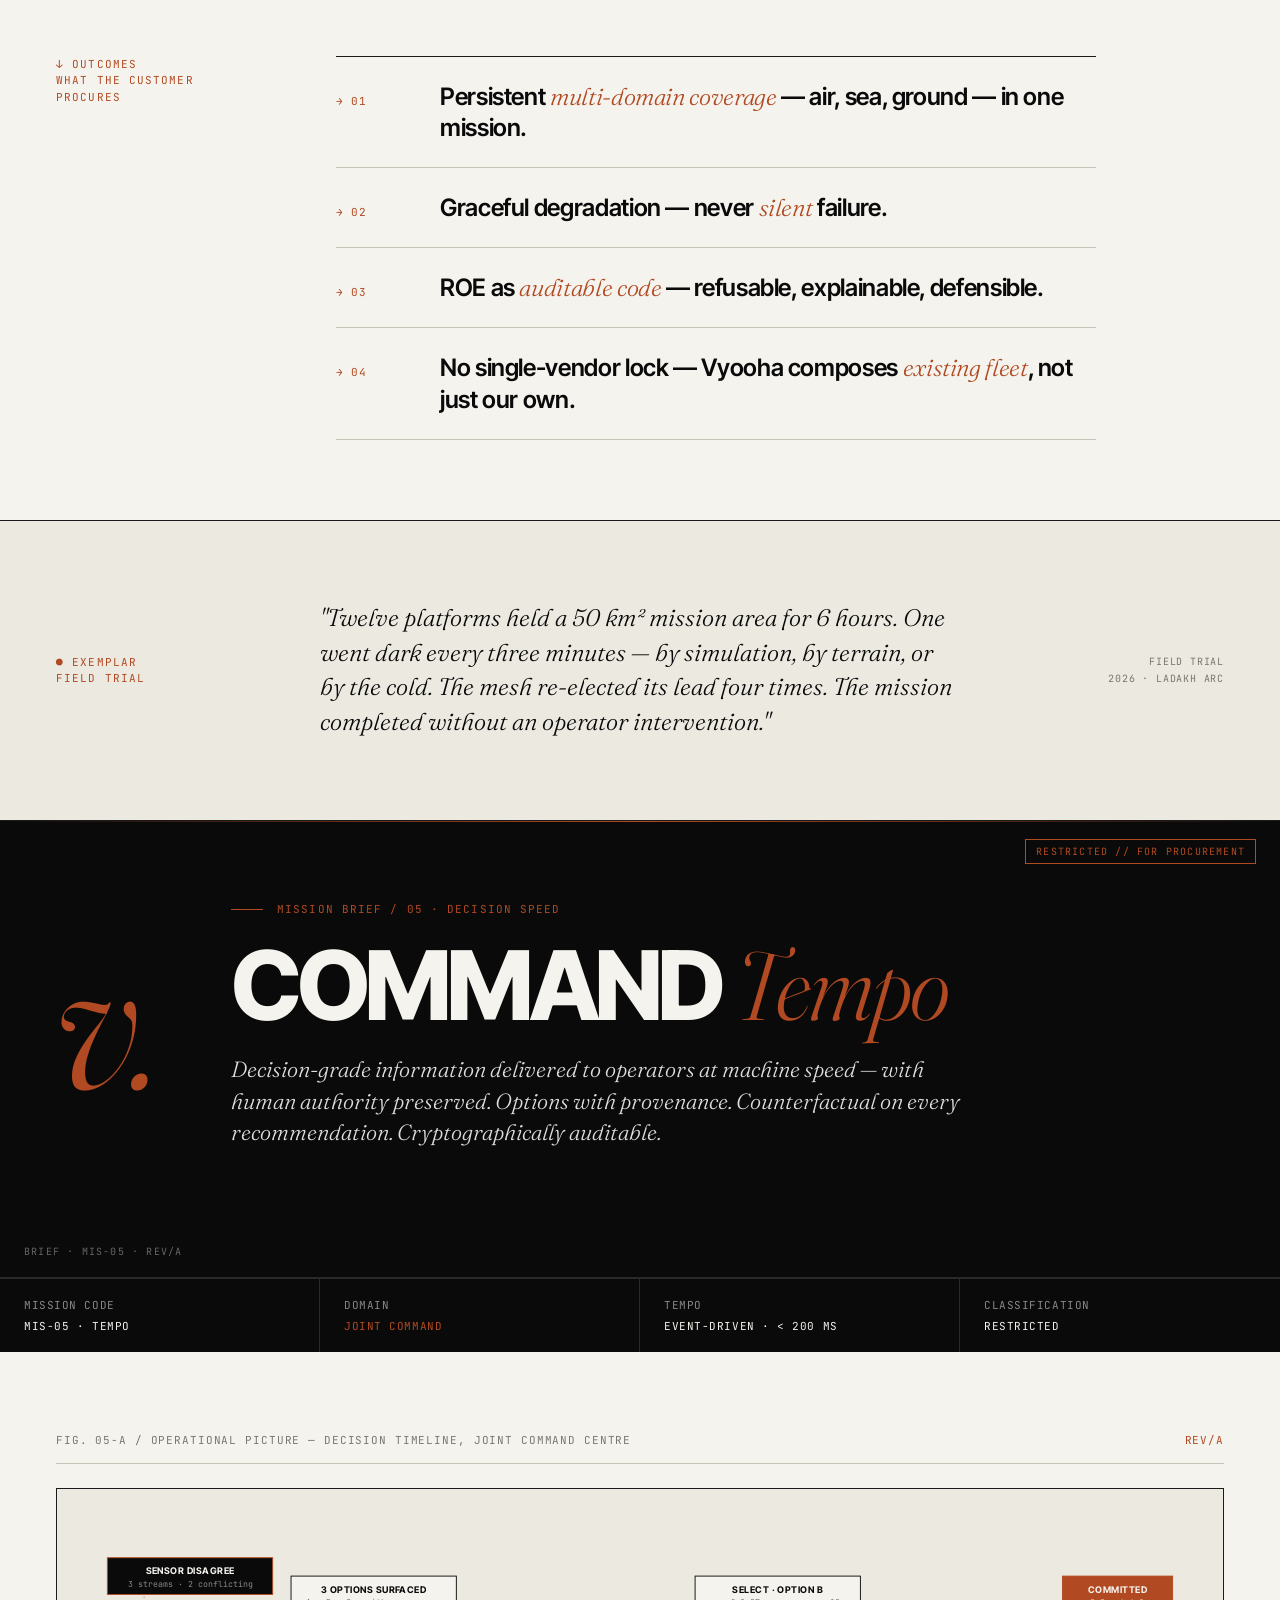
<file: capabilities.html>
<!DOCTYPE html>
<html lang="en">
<head>
<meta charset="UTF-8" />
<meta name="viewport" content="width=device-width, initial-scale=1.0" />
<title>Capabilities — Smart System of Systems</title>
<link rel="icon" type="image/png" sizes="32x32" href="assets/favicon-32.png">
<link rel="icon" type="image/png" sizes="192x192" href="assets/favicon-192.png">
<link rel="apple-touch-icon" href="assets/apple-touch-icon.png">
<link rel="preconnect" href="https://fonts.googleapis.com">
<link rel="preconnect" href="https://fonts.gstatic.com" crossorigin>
<link href="https://fonts.googleapis.com/css2?family=Inter+Tight:wght@400;500;600;700;800&family=Inter:wght@300;400;500;600&family=Fraunces:opsz,wght@9..144,300;9..144,400&family=JetBrains+Mono:wght@400;500&family=Noto+Serif+Devanagari:wght@500;600&display=swap" rel="stylesheet">
<style>
  :root{--paper:#F5F3EE;--paper-2:#ECE9E1;--ink:#0A0A0A;--ink-2:#3A3A38;--ink-3:#7A7670;--rule:#1A1A1A;--rule-soft:#C8C4B8;--rust:#B14A22;--rust-deep:#7E2B14;--olive:#3D4A36}
  *{box-sizing:border-box;margin:0;padding:0}
  html{scroll-behavior:smooth}
  html,body{background:var(--paper);color:var(--ink);font-family:'Inter',sans-serif;-webkit-font-smoothing:antialiased;line-height:1.5}
  a{color:inherit}

  .util{display:flex;justify-content:space-between;align-items:center;padding:10px 32px;background:var(--ink);color:var(--paper);font-family:'JetBrains Mono',monospace;font-size:11px;letter-spacing:0.05em}
  .util-left{display:flex;gap:32px;align-items:center}
  .util-dot{width:6px;height:6px;background:var(--rust);border-radius:50%;display:inline-block;margin-right:8px;animation:pulse 2.4s ease-in-out infinite}
  @keyframes pulse{0%,100%{opacity:1}50%{opacity:0.4}}

  .nav{display:flex;justify-content:space-between;align-items:center;padding:20px 32px;border-bottom:1px solid var(--rule)}
  .nav-mark{font-family:'Inter Tight',sans-serif;font-weight:800;font-size:18px;letter-spacing:-0.02em;text-transform:uppercase}
  .nav-mark a{text-decoration:none;color:inherit}
  .nav-mark span{color:var(--rust)}
  .nav-links{display:flex;gap:36px;font-size:13px;font-weight:500;text-transform:uppercase;letter-spacing:0.05em}
  .nav-links a{color:inherit;text-decoration:none;transition:color 0.2s}
  .nav-links a:hover{color:var(--rust)}
  .nav-cta{background:var(--ink);color:var(--paper);padding:10px 18px;font-size:12px;font-weight:600;text-transform:uppercase;letter-spacing:0.08em;text-decoration:none;display:inline-block}
  .nav-cta:hover{background:var(--rust)}

  .breadcrumb{padding:24px 56px;font-family:'JetBrains Mono',monospace;font-size:11px;letter-spacing:0.08em;text-transform:uppercase;color:var(--ink-3);border-bottom:1px solid var(--rule-soft)}
  .breadcrumb a{color:inherit;text-decoration:none}
  .breadcrumb a:hover{color:var(--rust)}
  .breadcrumb .sep{margin:0 12px;color:var(--rule-soft)}
  .breadcrumb .current{color:var(--ink)}

  /* Hero */
  .hero{padding:96px 56px 80px;border-bottom:1px solid var(--rule);max-width:1400px;margin:0 auto}
  .hero-eyebrow{font-family:'JetBrains Mono',monospace;font-size:11px;color:var(--rust);letter-spacing:0.1em;text-transform:uppercase;margin-bottom:32px;display:flex;align-items:center;gap:14px}
  .hero-eyebrow::before{content:'';width:32px;height:1px;background:var(--rust)}
  .hero-grid{display:grid;grid-template-columns:1.4fr 1fr;gap:96px;align-items:end}
  h1.hero-title{font-family:'Inter Tight',sans-serif;font-weight:700;font-size:128px;line-height:0.9;letter-spacing:-0.045em;text-transform:uppercase}
  h1.hero-title em{font-family:'Fraunces',serif;font-style:italic;font-weight:300;text-transform:none;letter-spacing:-0.02em;color:var(--rust)}
  .hero-right p{font-size:17px;line-height:1.65;color:var(--ink-2);margin-bottom:18px;max-width:480px}
  .hero-right p strong{color:var(--ink);font-weight:500}
  .hero-right .pull{margin-top:24px;padding-top:20px;border-top:1px solid var(--rule-soft);font-family:'JetBrains Mono',monospace;font-size:11px;color:var(--ink-3);letter-spacing:0.05em;text-transform:uppercase;line-height:1.6}

  /* Composition matrix — 5 missions × 4 platforms */
  .matrix-section{padding:96px 56px;background:var(--paper-2);border-bottom:1px solid var(--rule)}
  .matrix-head{max-width:1400px;margin:0 auto 48px;display:flex;justify-content:space-between;align-items:baseline;border-bottom:1px solid var(--rule);padding-bottom:24px}
  .matrix-title{font-family:'Inter Tight',sans-serif;font-weight:700;font-size:36px;text-transform:uppercase;letter-spacing:-0.025em}
  .matrix-title em{font-family:'Fraunces',serif;font-style:italic;font-weight:300;text-transform:none;letter-spacing:-0.015em}
  .matrix-meta{font-family:'JetBrains Mono',monospace;font-size:11px;color:var(--ink-3);letter-spacing:0.05em;text-transform:uppercase}

  .matrix-wrap{max-width:1400px;margin:0 auto;background:var(--paper);border:1px solid var(--rule)}
  .matrix-table{width:100%;border-collapse:collapse;font-family:'JetBrains Mono',monospace;font-size:12px}
  .matrix-table th{background:var(--ink);color:var(--paper);padding:18px 16px;text-align:left;letter-spacing:0.05em;text-transform:uppercase;font-weight:500;border-right:1px solid #2A2A2A;font-size:11px}
  .matrix-table th:last-child{border-right:none}
  .matrix-table th .deva{font-family:'Noto Serif Devanagari',serif;font-size:18px;color:var(--rust);font-weight:500;display:block;margin-bottom:4px;line-height:1}
  .matrix-table td{padding:18px 16px;border-right:1px solid var(--rule-soft);border-bottom:1px solid var(--rule-soft);vertical-align:middle}
  .matrix-table td:last-child{border-right:none}
  .matrix-table tr:last-child td{border-bottom:none}
  .matrix-table td:first-child{background:var(--paper-2);font-weight:500;color:var(--ink);width:280px}
  .matrix-table td:first-child .code{color:var(--rust);margin-right:12px;font-weight:400}
  .matrix-table td:first-child .name{font-family:'Inter Tight',sans-serif;font-weight:600;font-size:14px;text-transform:uppercase;letter-spacing:-0.005em;display:inline-block}
  .matrix-cell{text-align:center;font-size:14px;letter-spacing:0.05em}
  .dot{display:inline-block;width:18px;height:18px;border-radius:50%;line-height:18px}
  .dot-primary{background:var(--rust);color:var(--paper)}
  .dot-supporting{background:transparent;border:1.5px solid var(--ink);color:var(--ink)}
  .dot-optional{background:transparent;border:1.5px dashed var(--ink-3);color:var(--ink-3)}

  .matrix-legend{padding:18px 24px;border-top:1px solid var(--rule);display:flex;gap:40px;font-family:'JetBrains Mono',monospace;font-size:11px;letter-spacing:0.05em;text-transform:uppercase;color:var(--ink-2);background:var(--paper-2)}
  .matrix-legend-item{display:flex;align-items:center;gap:10px}

  /* Capability index */
  .cap-index{background:var(--ink);color:var(--paper);padding:24px 56px;position:sticky;top:0;z-index:10;border-bottom:1px solid #2A2A2A}
  .cap-index-grid{display:grid;grid-template-columns:auto repeat(5,1fr);gap:20px;align-items:center}
  .cap-index-label{font-family:'JetBrains Mono',monospace;font-size:11px;color:#888;letter-spacing:0.08em;text-transform:uppercase}
  .cap-index-link{display:block;text-decoration:none;color:#999;padding:8px 0;border-top:1px solid #2A2A2A;transition:color 0.2s,border-color 0.2s}
  .cap-index-link:hover{color:var(--rust);border-top-color:var(--rust)}
  .cap-index-link .num{font-family:'Fraunces',serif;font-style:italic;font-size:13px;color:var(--rust);margin-right:8px}
  .cap-index-link .name{font-family:'Inter Tight',sans-serif;font-weight:700;font-size:13px;color:var(--paper);text-transform:uppercase;letter-spacing:0.02em;display:inline}
  .cap-index-link span.tag{display:block;font-size:9px;color:#666;font-weight:400;letter-spacing:0.08em;margin-top:2px;font-family:'JetBrains Mono',monospace}

  /* Capability brief */
  .capability{scroll-margin-top:80px}

  /* Brief header — black slab with classification corners */
  .cap-brief-header{padding:80px 56px;background:var(--ink);color:var(--paper);position:relative;display:grid;grid-template-columns:auto 1fr;gap:80px;align-items:end;min-height:50vh;border-bottom:1px solid #2A2A2A;overflow:hidden}
  .cap-brief-header::before{content:'';position:absolute;left:0;top:0;right:0;height:1px;background:linear-gradient(90deg,transparent,var(--rust),transparent)}
  .cap-classification{position:absolute;top:18px;right:24px;font-family:'JetBrains Mono',monospace;font-size:10px;letter-spacing:0.12em;color:var(--rust);text-transform:uppercase;border:1px solid var(--rust);padding:4px 10px}
  .cap-classification-bot{position:absolute;bottom:18px;left:24px;font-family:'JetBrains Mono',monospace;font-size:10px;letter-spacing:0.12em;color:#666;text-transform:uppercase}

  .cap-brief-num{font-family:'Fraunces',serif;font-style:italic;font-weight:300;font-size:200px;line-height:0.85;color:var(--rust);letter-spacing:-0.04em;align-self:center;padding-bottom:64px}
  .cap-brief-content{padding-bottom:48px}
  .cap-brief-eyebrow{font-family:'JetBrains Mono',monospace;font-size:11px;color:var(--rust);letter-spacing:0.1em;text-transform:uppercase;margin-bottom:24px;display:flex;align-items:center;gap:14px}
  .cap-brief-eyebrow::before{content:'';width:32px;height:1px;background:var(--rust)}
  .cap-brief-content h2{font-family:'Inter Tight',sans-serif;font-weight:800;font-size:96px;line-height:0.92;letter-spacing:-0.045em;text-transform:uppercase;margin-bottom:24px}
  .cap-brief-content h2 em{font-family:'Fraunces',serif;font-style:italic;font-weight:300;text-transform:none;letter-spacing:-0.02em;color:var(--rust)}
  .cap-brief-content .tagline{font-family:'Fraunces',serif;font-style:italic;font-weight:300;font-size:22px;color:#DDD;line-height:1.45;max-width:760px}

  .cap-meta-strip{display:grid;grid-template-columns:repeat(4,1fr);font-family:'JetBrains Mono',monospace;font-size:11px;letter-spacing:0.05em;text-transform:uppercase;border-top:1px solid #2A2A2A;background:var(--ink);color:var(--paper)}
  .cap-meta-strip > div{padding:18px 24px;border-right:1px solid #2A2A2A}
  .cap-meta-strip > div:last-child{border-right:none}
  .cap-meta-strip .label{color:#888;display:block;margin-bottom:4px}
  .cap-meta-strip .value{color:var(--paper)}
  .cap-meta-strip .value.rust{color:var(--rust)}

  /* Theatre sketch */
  .cap-theatre{padding:80px 56px;background:var(--paper);border-bottom:1px solid var(--rule)}
  .theatre-wrap{max-width:1400px;margin:0 auto}
  .theatre-head{display:flex;justify-content:space-between;align-items:baseline;font-family:'JetBrains Mono',monospace;font-size:11px;letter-spacing:0.08em;text-transform:uppercase;color:var(--ink-3);margin-bottom:24px;padding-bottom:14px;border-bottom:1px solid var(--rule-soft)}
  .theatre-head .rev{color:var(--rust)}
  .theatre-svg-wrap{background:var(--paper-2);border:1px solid var(--rule);padding:32px;margin-bottom:18px}
  .theatre-svg-wrap svg{width:100%;height:auto;display:block}
  .theatre-legend{display:grid;grid-template-columns:repeat(4,1fr);gap:8px 32px;font-family:'JetBrains Mono',monospace;font-size:10px;letter-spacing:0.05em;text-transform:uppercase;color:var(--ink-2)}
  .theatre-legend-item{display:flex;align-items:center;gap:8px}
  .legend-swatch{width:10px;height:10px;border:1px solid var(--ink)}
  .legend-swatch.rust{background:var(--rust);border-color:var(--rust)}
  .legend-swatch.solid{background:var(--ink)}
  .legend-swatch.dash{background:transparent;border-style:dashed}

  /* Threat → Response */
  .cap-tr{display:grid;grid-template-columns:1fr 1fr;border-bottom:1px solid var(--rule)}
  .threat-block{padding:80px 56px;background:var(--ink);color:var(--paper);position:relative;border-right:1px solid #2A2A2A}
  .threat-block::before{content:'';position:absolute;top:80px;bottom:80px;left:0;width:3px;background:var(--rust)}
  .threat-block .label{font-family:'JetBrains Mono',monospace;font-size:11px;color:var(--rust);letter-spacing:0.1em;text-transform:uppercase;margin-bottom:24px;padding-left:24px}
  .threat-block .threat-text{font-family:'Fraunces',serif;font-style:italic;font-weight:300;font-size:32px;line-height:1.3;color:var(--paper);letter-spacing:-0.015em;padding-left:24px;max-width:560px}
  .response-block{padding:80px 56px;background:var(--paper)}
  .response-block .label{font-family:'JetBrains Mono',monospace;font-size:11px;color:var(--rust);letter-spacing:0.1em;text-transform:uppercase;margin-bottom:24px;display:flex;align-items:center;gap:14px}
  .response-block .label::before{content:'';width:32px;height:1px;background:var(--rust)}
  .response-block p{font-size:18px;line-height:1.65;color:var(--ink);max-width:560px;margin-bottom:20px}
  .response-block p strong{font-weight:500}

  /* Composed of */
  .cap-composed{padding:64px 56px;background:var(--paper-2);border-bottom:1px solid var(--rule)}
  .composed-wrap{max-width:1400px;margin:0 auto}
  .composed-head{font-family:'JetBrains Mono',monospace;font-size:11px;color:var(--rust);letter-spacing:0.1em;text-transform:uppercase;margin-bottom:24px;display:flex;align-items:center;gap:14px}
  .composed-head::before{content:'';width:32px;height:1px;background:var(--rust)}
  .platform-badges{display:grid;grid-template-columns:repeat(4,1fr);gap:0;border:1px solid var(--rule)}
  .platform-badge{padding:24px;border-right:1px solid var(--rule);background:var(--paper);transition:background 0.2s;text-decoration:none;color:inherit;display:block;position:relative}
  .platform-badge:last-child{border-right:none}
  .platform-badge:hover{background:var(--paper-2)}
  .platform-badge.primary{background:var(--ink);color:var(--paper)}
  .platform-badge.primary:hover{background:#1A1A1A}
  .platform-badge.dim{opacity:0.5}
  .platform-badge .deva{font-family:'Noto Serif Devanagari',serif;font-size:36px;color:var(--rust);line-height:1;margin-bottom:12px}
  .platform-badge .name{font-family:'Inter Tight',sans-serif;font-weight:700;font-size:20px;text-transform:uppercase;letter-spacing:-0.015em;margin-bottom:6px}
  .platform-badge .role{font-family:'JetBrains Mono',monospace;font-size:10px;letter-spacing:0.08em;text-transform:uppercase}
  .platform-badge.primary .role{color:var(--rust)}
  .platform-badge:not(.primary) .role{color:var(--ink-3)}
  .platform-badge.primary .name{color:var(--paper)}

  /* Operational signature */
  .cap-signature{padding:80px 56px;border-bottom:1px solid var(--rule)}
  .sig-wrap{max-width:1400px;margin:0 auto}
  .sig-head{display:flex;justify-content:space-between;align-items:baseline;margin-bottom:32px;border-bottom:1px solid var(--rule);padding-bottom:18px}
  .sig-title{font-family:'Inter Tight',sans-serif;font-weight:700;font-size:32px;text-transform:uppercase;letter-spacing:-0.025em}
  .sig-meta{font-family:'JetBrains Mono',monospace;font-size:11px;color:var(--ink-3);letter-spacing:0.05em;text-transform:uppercase}
  .sig-grid{display:grid;grid-template-columns:repeat(4,1fr);gap:0;border:1px solid var(--rule)}
  .sig-cell{padding:32px 24px;border-right:1px solid var(--rule);background:var(--paper)}
  .sig-cell:last-child{border-right:none}
  .sig-cell .label{font-family:'JetBrains Mono',monospace;font-size:10px;letter-spacing:0.08em;text-transform:uppercase;color:var(--ink-3);margin-bottom:14px}
  .sig-cell .num{font-family:'Inter Tight',sans-serif;font-weight:700;font-size:48px;line-height:1;letter-spacing:-0.035em;color:var(--ink);margin-bottom:6px}
  .sig-cell .num em{font-family:'Fraunces',serif;font-style:italic;font-weight:400;text-transform:none;letter-spacing:-0.015em;font-size:36px;color:var(--rust)}
  .sig-cell .num .unit{font-family:'JetBrains Mono',monospace;font-size:14px;color:var(--rust);margin-left:6px;font-weight:500;letter-spacing:0.05em}
  .sig-cell .desc{font-size:13px;line-height:1.55;color:var(--ink-2)}

  /* Outcomes */
  .cap-outcomes{padding:80px 56px;background:var(--paper);border-bottom:1px solid var(--rule)}
  .out-wrap{max-width:1400px;margin:0 auto;display:grid;grid-template-columns:200px 1fr;gap:80px}
  .out-label{font-family:'JetBrains Mono',monospace;font-size:11px;color:var(--rust);letter-spacing:0.1em;text-transform:uppercase}
  .out-list{list-style:none;max-width:760px}
  .out-list li{display:grid;grid-template-columns:80px 1fr;gap:24px;padding:24px 0;border-bottom:1px solid var(--rule-soft);align-items:baseline}
  .out-list li:first-child{border-top:1px solid var(--rule)}
  .out-list li .seq{font-family:'JetBrains Mono',monospace;font-size:11px;color:var(--rust);letter-spacing:0.05em}
  .out-list li .text{font-family:'Inter Tight',sans-serif;font-weight:600;font-size:24px;letter-spacing:-0.015em;line-height:1.3;color:var(--ink)}
  .out-list li .text em{font-family:'Fraunces',serif;font-style:italic;font-weight:300;color:var(--rust)}

  /* Field exemplar — italic vignette */
  .cap-exemplar{background:var(--paper-2);padding:80px 56px;display:grid;grid-template-columns:200px 1fr 200px;gap:64px;align-items:center;max-width:none;border-bottom:1px solid var(--rule)}
  .ex-label{font-family:'JetBrains Mono',monospace;font-size:11px;letter-spacing:0.1em;text-transform:uppercase;color:var(--rust)}
  .ex-text{font-family:'Fraunces',serif;font-style:italic;font-weight:300;font-size:24px;line-height:1.45;color:var(--ink);max-width:840px}
  .ex-meta{font-family:'JetBrains Mono',monospace;font-size:10px;letter-spacing:0.08em;text-transform:uppercase;color:var(--ink-3);text-align:right;line-height:1.7}

  /* Coda — composition essay */
  .coda{padding:120px 56px;border-bottom:1px solid var(--rule)}
  .coda-head{max-width:1400px;margin:0 auto 48px;display:flex;justify-content:space-between;align-items:baseline;border-bottom:1px solid var(--rule);padding-bottom:24px}
  .coda-title{font-family:'Inter Tight',sans-serif;font-weight:700;font-size:48px;text-transform:uppercase;letter-spacing:-0.03em}
  .coda-title em{font-family:'Fraunces',serif;font-style:italic;font-weight:300;text-transform:none;letter-spacing:-0.015em}
  .coda-grid{display:grid;grid-template-columns:1fr 1.4fr;gap:80px;max-width:1400px;margin:0 auto;align-items:start}
  .coda-text p{font-size:17px;line-height:1.65;color:var(--ink-2);margin-bottom:20px;max-width:520px}
  .coda-text p strong{color:var(--ink);font-weight:500}
  .coda-text p em{font-family:'Fraunces',serif;font-style:italic;color:var(--rust)}

  .anti-list{border-top:1px solid var(--rule)}
  .anti-list li{display:grid;grid-template-columns:80px 1fr;gap:32px;padding:24px 0;border-bottom:1px solid var(--rule-soft);list-style:none;align-items:baseline}
  .anti-list li .num{font-family:'JetBrains Mono',monospace;font-size:11px;color:var(--rust);letter-spacing:0.05em}
  .anti-list li .text{font-family:'Inter Tight',sans-serif;font-weight:600;font-size:18px;letter-spacing:-0.01em;line-height:1.4;color:var(--ink)}
  .anti-list li .text strong{color:var(--rust)}

  /* Closing */
  .closing-cta{padding:96px 56px;text-align:center;background:var(--ink);color:var(--paper)}
  .closing-cta-eyebrow{font-family:'JetBrains Mono',monospace;font-size:11px;color:var(--rust);letter-spacing:0.1em;text-transform:uppercase;margin-bottom:32px}
  .closing-cta h3{font-family:'Inter Tight',sans-serif;font-weight:700;font-size:64px;line-height:1;text-transform:uppercase;letter-spacing:-0.035em;max-width:1000px;margin:0 auto 32px}
  .closing-cta h3 em{font-family:'Fraunces',serif;font-style:italic;font-weight:300;text-transform:none;letter-spacing:-0.015em;color:var(--rust)}
  .closing-cta p{font-size:17px;color:#999;max-width:560px;margin:0 auto 40px;line-height:1.6}
  .closing-cta a{display:inline-block;background:var(--rust);color:var(--paper);padding:18px 32px;font-family:'JetBrains Mono',monospace;font-size:13px;font-weight:600;letter-spacing:0.08em;text-transform:uppercase;text-decoration:none;margin:0 8px}
  .closing-cta a.secondary{background:transparent;border:1px solid var(--paper);color:var(--paper)}
  .closing-cta a:hover{background:var(--paper);color:var(--ink)}

  .footer{background:var(--ink);color:var(--paper);padding:64px 56px 32px;border-top:1px solid #2A2A2A}
  .footer-top{display:grid;grid-template-columns:2fr 1fr 1fr 1fr;gap:48px;padding-bottom:48px;border-bottom:1px solid #2A2A2A}
  .footer-mark{font-family:'Inter Tight',sans-serif;font-weight:800;font-size:32px;text-transform:uppercase;letter-spacing:-0.02em;line-height:1}
  .footer-mark a{text-decoration:none;color:inherit}
  .footer-mark span{color:var(--rust)}
  .footer-tag{font-family:'JetBrains Mono',monospace;font-size:11px;color:#888;margin-top:14px;letter-spacing:0.05em;text-transform:uppercase}
  .footer-col h4{font-family:'JetBrains Mono',monospace;font-size:11px;color:#888;letter-spacing:0.08em;text-transform:uppercase;margin-bottom:18px;font-weight:500}
  .footer-col a{display:block;color:var(--paper);text-decoration:none;font-size:14px;padding:6px 0;font-weight:500}
  .footer-col a:hover{color:var(--rust)}
  .footer-bottom{display:flex;justify-content:space-between;font-family:'JetBrains Mono',monospace;font-size:11px;color:#666;letter-spacing:0.08em;text-transform:uppercase;padding-top:24px}
</style>
<link rel="stylesheet" href="mobile.css">
</head>
<body>
  <nav class="nav">
    <div class="nav-mark"><a href="index.html" style="text-decoration:none;color:inherit;display:flex;align-items:center;gap:14px"><img class="brand-emblem" src="assets/ssos-logo.png" alt="Smart System of Systems logo" width="53" height="64"><span>SMART SYSTEM OF SYSTEMS</span></a></div>
    <div class="nav-links">
      <a href="platforms.html">Platforms</a><a href="capabilities.html">Capabilities</a><a href="architecture.html">Architecture</a><a href="mission.html">Mission</a><a href="careers.html">Careers</a>
    </div>
    <a class="nav-cta" href="briefing.html">REQUEST BRIEFING →</a>
  </nav>

  <div class="breadcrumb">
    <a href="index.html">Home</a>
    <span class="sep">/</span>
    <span class="current">Capabilities</span>
  </div>

  <section class="hero">
    <div class="hero-eyebrow">FIVE MISSION BRIEFS — APRIL 2026</div>
    <div class="hero-grid">
      <h1 class="hero-title">By mission,<br/><em>not</em> by feature.</h1>
      <div class="hero-right">
        <p>Defence is procured in missions, not in features. Customers do not buy "sensor fusion" — they buy <strong>theatre awareness</strong>. They do not buy "autonomy" — they buy <strong>persistent maritime surveillance</strong>. They do not buy "AI" — they buy <strong>decisions made faster than the adversary can move</strong>.</p>
        <p>Five briefs follow. Each describes a mission Indian defence procures, the threat that defines it, and how our four platforms compose to deliver it.</p>
        <div class="pull">CAPABILITIES ARE EXPRESSED AS MISSION BRIEFS — NOT FEATURE LISTS. EACH BRIEF IS A SCENARIO YOU CAN PROCURE AGAINST.</div>
      </div>
    </div>
  </section>

  <!-- Composition matrix -->
  <section class="matrix-section">
    <div class="matrix-head">
      <h2 class="matrix-title">Composition <em>matrix</em></h2>
      <div class="matrix-meta">5 MISSIONS · 4 PLATFORMS · TBL. 00</div>
    </div>
    <div class="matrix-wrap">
      <table class="matrix-table">
        <thead>
          <tr>
            <th style="width:280px">MISSION ↓ &nbsp;PLATFORM →</th>
            <th><span class="deva">दृष्टि</span>DRISHTI<br/><span style="color:#888;font-weight:400">SF · Sensor Fusion</span></th>
            <th><span class="deva">व्यूह</span>VYOOHA<br/><span style="color:#888;font-weight:400">AC · Autonomy</span></th>
            <th><span class="deva">निर्णय</span>NIRNAYA<br/><span style="color:#888;font-weight:400">DA · Decision</span></th>
            <th><span class="deva">सुरक्षा</span>SURAKSHA<br/><span style="color:#888;font-weight:400">SD · Sovereign Stack</span></th>
          </tr>
        </thead>
        <tbody>
          <tr>
            <td><span class="code">MIS-01</span><span class="name">Theatre Watch</span></td>
            <td class="matrix-cell"><span class="dot dot-primary"></span></td>
            <td class="matrix-cell"><span class="dot dot-supporting"></span></td>
            <td class="matrix-cell"><span class="dot dot-supporting"></span></td>
            <td class="matrix-cell"><span class="dot dot-primary"></span></td>
          </tr>
          <tr>
            <td><span class="code">MIS-02</span><span class="name">Maritime Domain</span></td>
            <td class="matrix-cell"><span class="dot dot-primary"></span></td>
            <td class="matrix-cell"><span class="dot dot-primary"></span></td>
            <td class="matrix-cell"><span class="dot dot-supporting"></span></td>
            <td class="matrix-cell"><span class="dot dot-primary"></span></td>
          </tr>
          <tr>
            <td><span class="code">MIS-03</span><span class="name">Counter-Swarm</span></td>
            <td class="matrix-cell"><span class="dot dot-primary"></span></td>
            <td class="matrix-cell"><span class="dot dot-primary"></span></td>
            <td class="matrix-cell"><span class="dot dot-primary"></span></td>
            <td class="matrix-cell"><span class="dot dot-primary"></span></td>
          </tr>
          <tr>
            <td><span class="code">MIS-04</span><span class="name">Autonomous Tasking</span></td>
            <td class="matrix-cell"><span class="dot dot-supporting"></span></td>
            <td class="matrix-cell"><span class="dot dot-primary"></span></td>
            <td class="matrix-cell"><span class="dot dot-optional"></span></td>
            <td class="matrix-cell"><span class="dot dot-primary"></span></td>
          </tr>
          <tr>
            <td><span class="code">MIS-05</span><span class="name">Command Tempo</span></td>
            <td class="matrix-cell"><span class="dot dot-supporting"></span></td>
            <td class="matrix-cell"><span class="dot dot-optional"></span></td>
            <td class="matrix-cell"><span class="dot dot-primary"></span></td>
            <td class="matrix-cell"><span class="dot dot-primary"></span></td>
          </tr>
        </tbody>
      </table>
      <div class="matrix-legend">
        <div class="matrix-legend-item"><span class="dot dot-primary"></span>Primary platform</div>
        <div class="matrix-legend-item"><span class="dot dot-supporting"></span>Supporting</div>
        <div class="matrix-legend-item"><span class="dot dot-optional"></span>Optional / mission-dependent</div>
      </div>
    </div>
  </section>

  <!-- Sticky brief index -->
  <nav class="cap-index">
    <div class="cap-index-grid">
      <div class="cap-index-label">→ MISSION BRIEFS</div>
      <a class="cap-index-link" href="#cap-01"><span class="num">i.</span><span class="name">Theatre Watch<span class="tag">MIS-01 · BORDER &amp; LITTORAL</span></span></a>
      <a class="cap-index-link" href="#cap-02"><span class="num">ii.</span><span class="name">Maritime Domain<span class="tag">MIS-02 · IOR &amp; EEZ</span></span></a>
      <a class="cap-index-link" href="#cap-03"><span class="num">iii.</span><span class="name">Counter-Swarm<span class="tag">MIS-03 · UAS DEFEAT</span></span></a>
      <a class="cap-index-link" href="#cap-04"><span class="num">iv.</span><span class="name">Autonomous Tasking<span class="tag">MIS-04 · MULTI-DOMAIN</span></span></a>
      <a class="cap-index-link" href="#cap-05"><span class="num">v.</span><span class="name">Command Tempo<span class="tag">MIS-05 · DECISION SPEED</span></span></a>
    </div>
  </nav>

  <!-- CAPABILITY 01 — THEATRE WATCH -->
  <section class="capability" id="cap-01">
    <div class="cap-brief-header">
      <div class="cap-classification">RESTRICTED // FOR PROCUREMENT</div>
      <div class="cap-classification-bot">BRIEF · MIS-01 · REV/A</div>
      <div class="cap-brief-num">i.</div>
      <div class="cap-brief-content">
        <div class="cap-brief-eyebrow">MISSION BRIEF / 01 · BORDER &amp; LITTORAL</div>
        <h2>Theatre <em>Watch</em></h2>
        <p class="tagline">Long-range, multi-modal surveillance across contested terrain — mountain, desert, jungle, littoral — fused into a single decision-grade picture, refreshed sub-second, hosted under Indian jurisdiction.</p>
      </div>
    </div>
    <div class="cap-meta-strip">
      <div><span class="label">Mission Code</span><span class="value">MIS-01 · THEATRE</span></div>
      <div><span class="label">Domain</span><span class="value rust">LAND · LITTORAL</span></div>
      <div><span class="label">Tempo</span><span class="value">PERSISTENT · 24/7</span></div>
      <div><span class="label">Classification</span><span class="value">RESTRICTED</span></div>
    </div>

    <!-- Theatre sketch -->
    <div class="cap-theatre">
      <div class="theatre-wrap">
        <div class="theatre-head"><span>FIG. 01-A / OPERATIONAL PICTURE — BORDER FRONTAGE, MIXED TERRAIN</span><span class="rev">REV/A</span></div>
        <div class="theatre-svg-wrap">
          <svg viewBox="0 0 1200 360" xmlns="http://www.w3.org/2000/svg">
            <!-- Topographic background -->
            <defs>
              <pattern id="topo-1" width="60" height="60" patternUnits="userSpaceOnUse">
                <path d="M 0 30 Q 15 22 30 30 T 60 30" fill="none" stroke="#C8C4B8" stroke-width="0.5"/>
                <path d="M 0 50 Q 15 42 30 50 T 60 50" fill="none" stroke="#C8C4B8" stroke-width="0.5"/>
              </pattern>
            </defs>
            <rect width="1200" height="360" fill="url(#topo-1)" opacity="0.6"/>

            <!-- Border line -->
            <path d="M 40 80 Q 200 60 400 90 T 800 70 T 1160 100" fill="none" stroke="#0A0A0A" stroke-width="2" stroke-dasharray="6 3"/>
            <text x="40" y="50" font-family="JetBrains Mono,monospace" font-size="10" fill="#7A7670" letter-spacing="0.08em">↑ FRONTAGE · 1000+ KM</text>

            <!-- Sensor posts along frontage -->
            <g font-family="JetBrains Mono,monospace" font-size="9" fill="#0A0A0A">
              <g transform="translate(80,80)">
                <rect x="-12" y="-12" width="24" height="24" fill="#F5F3EE" stroke="#0A0A0A"/>
                <text x="0" y="-18" text-anchor="middle" fill="#7A7670">P-01</text>
                <line x1="0" y1="0" x2="0" y2="80" stroke="#7A7670" stroke-width="0.5" stroke-dasharray="2 3"/>
              </g>
              <g transform="translate(220,82)">
                <rect x="-12" y="-12" width="24" height="24" fill="#F5F3EE" stroke="#0A0A0A"/>
                <text x="0" y="-18" text-anchor="middle" fill="#7A7670">P-02</text>
                <line x1="0" y1="0" x2="0" y2="80" stroke="#7A7670" stroke-width="0.5" stroke-dasharray="2 3"/>
              </g>
              <g transform="translate(380,84)">
                <rect x="-12" y="-12" width="24" height="24" fill="#F5F3EE" stroke="#0A0A0A"/>
                <text x="0" y="-18" text-anchor="middle" fill="#7A7670">P-03</text>
                <line x1="0" y1="0" x2="0" y2="80" stroke="#7A7670" stroke-width="0.5" stroke-dasharray="2 3"/>
              </g>
              <g transform="translate(540,82)">
                <rect x="-12" y="-12" width="24" height="24" fill="#F5F3EE" stroke="#0A0A0A"/>
                <text x="0" y="-18" text-anchor="middle" fill="#7A7670">P-04</text>
                <line x1="0" y1="0" x2="0" y2="80" stroke="#7A7670" stroke-width="0.5" stroke-dasharray="2 3"/>
              </g>
              <g transform="translate(700,76)">
                <rect x="-12" y="-12" width="24" height="24" fill="#F5F3EE" stroke="#0A0A0A"/>
                <text x="0" y="-18" text-anchor="middle" fill="#7A7670">P-05</text>
                <line x1="0" y1="0" x2="0" y2="80" stroke="#7A7670" stroke-width="0.5" stroke-dasharray="2 3"/>
              </g>
              <g transform="translate(860,74)">
                <rect x="-12" y="-12" width="24" height="24" fill="#F5F3EE" stroke="#0A0A0A"/>
                <text x="0" y="-18" text-anchor="middle" fill="#7A7670">P-06</text>
                <line x1="0" y1="0" x2="0" y2="80" stroke="#7A7670" stroke-width="0.5" stroke-dasharray="2 3"/>
              </g>
              <g transform="translate(1020,84)">
                <rect x="-12" y="-12" width="24" height="24" fill="#F5F3EE" stroke="#0A0A0A"/>
                <text x="0" y="-18" text-anchor="middle" fill="#7A7670">P-07</text>
                <line x1="0" y1="0" x2="0" y2="80" stroke="#7A7670" stroke-width="0.5" stroke-dasharray="2 3"/>
              </g>
              <g transform="translate(1140,98)">
                <rect x="-12" y="-12" width="24" height="24" fill="#F5F3EE" stroke="#0A0A0A"/>
                <text x="0" y="-18" text-anchor="middle" fill="#7A7670">P-08</text>
                <line x1="0" y1="0" x2="0" y2="80" stroke="#7A7670" stroke-width="0.5" stroke-dasharray="2 3"/>
              </g>
            </g>

            <!-- Threat axes / contact tracks -->
            <g stroke="#B14A22" stroke-width="1.4" fill="none">
              <path d="M 280 30 Q 320 70 360 110" stroke-dasharray="4 2"/>
              <path d="M 580 20 Q 600 60 620 100"/>
              <path d="M 920 30 Q 940 70 960 110" stroke-dasharray="4 2"/>
            </g>
            <g fill="#B14A22" font-family="JetBrains Mono,monospace" font-size="9">
              <circle cx="360" cy="110" r="3"/>
              <text x="368" y="114" font-weight="500">CONTACT · A</text>
              <circle cx="620" cy="100" r="4" fill="#B14A22"/>
              <circle cx="620" cy="100" r="8" fill="none" stroke="#B14A22"/>
              <text x="630" y="104" font-weight="500">CONTACT · B</text>
              <circle cx="960" cy="110" r="3"/>
              <text x="968" y="114" font-weight="500">CONTACT · C</text>
            </g>

            <!-- Decision graph fusion node -->
            <rect x="500" y="200" width="200" height="50" fill="#0A0A0A" stroke="#0A0A0A"/>
            <text x="600" y="220" text-anchor="middle" font-family="Noto Serif Devanagari,serif" font-size="14" fill="#B14A22">दृष्टि</text>
            <text x="600" y="238" text-anchor="middle" font-family="Inter Tight,sans-serif" font-weight="700" font-size="12" fill="#F5F3EE" letter-spacing="0.05em">FUSED THEATRE PICTURE</text>

            <!-- Sensor links to fusion -->
            <g stroke="#0A0A0A" stroke-width="0.6" fill="none">
              <line x1="80" y1="160" x2="510" y2="210"/>
              <line x1="220" y1="160" x2="530" y2="210"/>
              <line x1="380" y1="160" x2="560" y2="210"/>
              <line x1="540" y1="160" x2="590" y2="210"/>
              <line x1="700" y1="160" x2="640" y2="210"/>
              <line x1="860" y1="160" x2="670" y2="210"/>
              <line x1="1020" y1="160" x2="690" y2="210"/>
              <line x1="1140" y1="160" x2="700" y2="210"/>
            </g>

            <!-- Output to operators -->
            <line x1="600" y1="250" x2="600" y2="290" stroke="#B14A22" stroke-width="1.5"/>
            <text x="600" y="312" text-anchor="middle" font-family="JetBrains Mono,monospace" font-size="10" fill="#0A0A0A">→ OPERATOR DECISION SURFACE · NIRNAYA</text>

            <!-- Annotation -->
            <line x1="700" y1="225" x2="900" y2="225" stroke="#B14A22" stroke-width="0.6"/>
            <text x="908" y="220" font-family="JetBrains Mono,monospace" font-size="9" fill="#B14A22">FUSION LATENCY</text>
            <text x="908" y="232" font-family="JetBrains Mono,monospace" font-size="9" fill="#7A7670">&lt; 800 ms end-to-end</text>

            <!-- Terrain labels -->
            <text x="40" y="165" font-family="JetBrains Mono,monospace" font-size="9" fill="#7A7670" letter-spacing="0.05em">↓ MIXED TERRAIN · MOUNTAIN · DESERT · JUNGLE · LITTORAL</text>
          </svg>
        </div>
        <div class="theatre-legend">
          <div class="theatre-legend-item"><span class="legend-swatch"></span>Sensor post (radar+EO+SIG)</div>
          <div class="theatre-legend-item"><span class="legend-swatch solid"></span>Drishti fusion node</div>
          <div class="theatre-legend-item"><span class="legend-swatch rust"></span>Detected contact</div>
          <div class="theatre-legend-item"><span class="legend-swatch dash"></span>Border / coverage line</div>
        </div>
      </div>
    </div>

    <!-- Threat → Response -->
    <div class="cap-tr">
      <div class="threat-block">
        <div class="label">→ THE THREAT</div>
        <p class="threat-text">"Each post owns its own picture. The radar at P-04 sees a contact the IR at P-05 has already classified, but they never speak. Adversary movement falls between the gaps — and is reconstructed only after the fact, in incident reports."</p>
      </div>
      <div class="response-block">
        <div class="label">OUR RESPONSE</div>
        <p>Drishti fuses radar, EO/IR, SIGINT, acoustic, and orbital streams across the entire frontage — <strong>not at a back-end command centre, but at the edge</strong> — into a single picture that the operator at any post sees in full.</p>
        <p>Suraksha holds the substrate sovereign. Every fused track is signed, audit-able, and reconstructable from the sensor up. <strong>The picture is live, not forensic.</strong></p>
        <p>Nirnaya surfaces options, not dashboards. When a contact crosses, the operator sees what to do — with provenance, confidence, and counterfactual on every choice.</p>
      </div>
    </div>

    <!-- Composed of -->
    <div class="cap-composed">
      <div class="composed-wrap">
        <div class="composed-head">→ COMPOSED OF</div>
        <div class="platform-badges">
          <a class="platform-badge primary" href="platforms.html#drishti">
            <div class="deva">दृष्टि</div>
            <div class="name">DRISHTI</div>
            <div class="role">PRIMARY · FUSION ENGINE</div>
          </a>
          <a class="platform-badge" href="platforms.html#vyooha">
            <div class="deva">व्यूह</div>
            <div class="name">VYOOHA</div>
            <div class="role">SUPPORTING · IF UAS-AUGMENTED</div>
          </a>
          <a class="platform-badge" href="platforms.html#nirnaya">
            <div class="deva">निर्णय</div>
            <div class="name">NIRNAYA</div>
            <div class="role">SUPPORTING · OPERATOR SURFACE</div>
          </a>
          <a class="platform-badge primary" href="platforms.html#suraksha">
            <div class="deva">सुरक्षा</div>
            <div class="name">SURAKSHA</div>
            <div class="role">PRIMARY · SUBSTRATE</div>
          </a>
        </div>
      </div>
    </div>

    <!-- Operational signature -->
    <div class="cap-signature">
      <div class="sig-wrap">
        <div class="sig-head">
          <h3 class="sig-title">Operational signature</h3>
          <div class="sig-meta">MEASURED · INDIA-DEPLOYMENT</div>
        </div>
        <div class="sig-grid">
          <div class="sig-cell">
            <div class="label">Frontage</div>
            <div class="num">1000<span class="unit">+ km</span></div>
            <div class="desc">Continuous coverage on a single fused picture.</div>
          </div>
          <div class="sig-cell">
            <div class="label">Sensor density</div>
            <div class="num">100<span class="unit">+ posts</span></div>
            <div class="desc">Heterogeneous radar, EO/IR, SIGINT, acoustic, orbital.</div>
          </div>
          <div class="sig-cell">
            <div class="label">Fusion latency</div>
            <div class="num"><em>sub-</em>1<span class="unit">s</span></div>
            <div class="desc">Sensor event → fused track → operator surface.</div>
          </div>
          <div class="sig-cell">
            <div class="label">Archive</div>
            <div class="num">30<span class="unit">d</span></div>
            <div class="desc">Replayable, signed, in-jurisdiction telemetry.</div>
          </div>
        </div>
      </div>
    </div>

    <!-- Outcomes -->
    <div class="cap-outcomes">
      <div class="out-wrap">
        <div class="out-label">↓ OUTCOMES<br/>WHAT THE CUSTOMER PROCURES</div>
        <ul class="out-list">
          <li><span class="seq">→ 01</span><span class="text"><em>Detect</em> at 20 km, classify at 8 km, prosecute at 4 km — across mixed terrain, 24/7.</span></li>
          <li><span class="seq">→ 02</span><span class="text">A single fused picture across <em>every post</em> on the frontage.</span></li>
          <li><span class="seq">→ 03</span><span class="text">Audit trail signed end-to-end, exportable in <em>CERT-In</em> submission format.</span></li>
          <li><span class="seq">→ 04</span><span class="text">Zero foreign telemetry. Models, weights, data — <em>inside India</em>, always.</span></li>
        </ul>
      </div>
    </div>

    <div class="cap-exemplar">
      <div class="ex-label">● EXEMPLAR<br/>FIELD DEPLOYMENT</div>
      <div class="ex-text">"A 380 km frontage, 47 posts, mixed terrain. A contact crossed at P-04. The radar, the IR, and the acoustic array each had a fragment. Drishti held them as one track for 14 minutes — until the operator decided. The post commanders never knew the link to home flickered three times."</div>
      <div class="ex-meta">FIELD DIARY<br/>2026 · WESTERN FRONTAGE<br/>NIGHT WATCH</div>
    </div>
  </section>

  <!-- CAPABILITY 02 — MARITIME DOMAIN -->
  <section class="capability" id="cap-02">
    <div class="cap-brief-header">
      <div class="cap-classification">RESTRICTED // FOR PROCUREMENT</div>
      <div class="cap-classification-bot">BRIEF · MIS-02 · REV/A</div>
      <div class="cap-brief-num">ii.</div>
      <div class="cap-brief-content">
        <div class="cap-brief-eyebrow">MISSION BRIEF / 02 · IOR &amp; EEZ</div>
        <h2>Maritime <em>Domain</em></h2>
        <p class="tagline">Persistent awareness from coastline to EEZ boundary — blue-water, brown-water, littoral. A heterogeneous mesh of UAS, USV, satellites, shore radars, and SIGINT, composed into one picture of the Indian Ocean Region.</p>
      </div>
    </div>
    <div class="cap-meta-strip">
      <div><span class="label">Mission Code</span><span class="value">MIS-02 · MARITIME</span></div>
      <div><span class="label">Domain</span><span class="value rust">SEA · LITTORAL · ORBITAL</span></div>
      <div><span class="label">Tempo</span><span class="value">PERSISTENT · 14-DAY ROTATION</span></div>
      <div><span class="label">Classification</span><span class="value">RESTRICTED</span></div>
    </div>

    <div class="cap-theatre">
      <div class="theatre-wrap">
        <div class="theatre-head"><span>FIG. 02-A / OPERATIONAL PICTURE — IOR · BLUE / BROWN / LITTORAL</span><span class="rev">REV/A</span></div>
        <div class="theatre-svg-wrap">
          <svg viewBox="0 0 1200 380" xmlns="http://www.w3.org/2000/svg">
            <defs>
              <pattern id="wave" width="40" height="20" patternUnits="userSpaceOnUse">
                <path d="M 0 10 Q 10 5 20 10 T 40 10" fill="none" stroke="#C8C4B8" stroke-width="0.4"/>
              </pattern>
            </defs>
            <!-- Sea -->
            <rect x="0" y="80" width="1200" height="300" fill="url(#wave)" opacity="0.7"/>
            <!-- Coastline -->
            <path d="M 0 80 Q 100 60 200 80 T 380 70 T 540 90 T 700 75 T 880 90 T 1050 70 T 1200 90 L 1200 0 L 0 0 Z" fill="#ECE9E1" stroke="#0A0A0A" stroke-width="1.2"/>
            <text x="40" y="40" font-family="JetBrains Mono,monospace" font-size="10" fill="#7A7670" letter-spacing="0.08em">↑ INDIAN COASTLINE · 7517 KM</text>

            <!-- Coastal bases -->
            <g font-family="JetBrains Mono,monospace" font-size="9" fill="#0A0A0A">
              <g transform="translate(180,80)">
                <rect x="-10" y="-20" width="20" height="20" fill="#0A0A0A"/>
                <text x="0" y="-30" text-anchor="middle" fill="#0A0A0A" font-weight="500">IN-1</text>
              </g>
              <g transform="translate(440,82)">
                <rect x="-10" y="-20" width="20" height="20" fill="#0A0A0A"/>
                <text x="0" y="-30" text-anchor="middle" fill="#0A0A0A" font-weight="500">IN-2</text>
              </g>
              <g transform="translate(720,80)">
                <rect x="-10" y="-20" width="20" height="20" fill="#0A0A0A"/>
                <text x="0" y="-30" text-anchor="middle" fill="#0A0A0A" font-weight="500">IN-3</text>
              </g>
              <g transform="translate(1000,80)">
                <rect x="-10" y="-20" width="20" height="20" fill="#0A0A0A"/>
                <text x="0" y="-30" text-anchor="middle" fill="#0A0A0A" font-weight="500">IN-4</text>
              </g>
            </g>

            <!-- EEZ boundary -->
            <line x1="0" y1="290" x2="1200" y2="290" stroke="#B14A22" stroke-width="1.2" stroke-dasharray="6 3"/>
            <text x="40" y="285" font-family="JetBrains Mono,monospace" font-size="9" fill="#B14A22" letter-spacing="0.05em">EEZ BOUNDARY · 200 NM</text>

            <!-- USV / UAS -->
            <g font-family="JetBrains Mono,monospace" font-size="9" fill="#0A0A0A">
              <!-- UAS triangles -->
              <g transform="translate(280,140)">
                <polygon points="0,-10 -10,8 10,8" fill="none" stroke="#0A0A0A"/>
                <text x="0" y="22" text-anchor="middle" fill="#7A7670">UAS-α</text>
              </g>
              <g transform="translate(560,160)">
                <polygon points="0,-10 -10,8 10,8" fill="none" stroke="#0A0A0A"/>
                <text x="0" y="22" text-anchor="middle" fill="#7A7670">UAS-β</text>
              </g>
              <g transform="translate(840,150)">
                <polygon points="0,-10 -10,8 10,8" fill="none" stroke="#0A0A0A"/>
                <text x="0" y="22" text-anchor="middle" fill="#7A7670">UAS-γ</text>
              </g>
              <!-- USV diamonds -->
              <g transform="translate(380,210)">
                <polygon points="0,-9 9,0 0,9 -9,0" fill="none" stroke="#0A0A0A"/>
                <text x="0" y="22" text-anchor="middle" fill="#7A7670">USV-1</text>
              </g>
              <g transform="translate(660,220)">
                <polygon points="0,-9 9,0 0,9 -9,0" fill="none" stroke="#0A0A0A"/>
                <text x="0" y="22" text-anchor="middle" fill="#7A7670">USV-2</text>
              </g>
              <g transform="translate(940,210)">
                <polygon points="0,-9 9,0 0,9 -9,0" fill="none" stroke="#0A0A0A"/>
                <text x="0" y="22" text-anchor="middle" fill="#7A7670">USV-3</text>
              </g>
            </g>

            <!-- Mesh links -->
            <g stroke="#7A7670" stroke-width="0.5" fill="none" stroke-dasharray="3 4">
              <line x1="280" y1="140" x2="380" y2="210"/>
              <line x1="380" y1="210" x2="560" y2="160"/>
              <line x1="560" y1="160" x2="660" y2="220"/>
              <line x1="660" y1="220" x2="840" y2="150"/>
              <line x1="840" y1="150" x2="940" y2="210"/>
              <line x1="280" y1="140" x2="180" y2="80"/>
              <line x1="560" y1="160" x2="440" y2="80"/>
              <line x1="840" y1="150" x2="720" y2="80"/>
              <line x1="940" y1="210" x2="1000" y2="80"/>
            </g>

            <!-- Threat contacts -->
            <g fill="#B14A22" font-family="JetBrains Mono,monospace" font-size="9">
              <circle cx="490" cy="270" r="5"/>
              <circle cx="490" cy="270" r="11" fill="none" stroke="#B14A22"/>
              <text x="500" y="275" font-weight="500">VESSEL · UNK</text>
              <circle cx="780" cy="320" r="3"/>
              <text x="790" y="325" font-weight="500">VESSEL · COMM</text>
              <path d="M 490 270 Q 580 260 660 240" stroke="#B14A22" stroke-width="1" fill="none" stroke-dasharray="2 2"/>
            </g>

            <!-- Satellite -->
            <g transform="translate(100,180)">
              <rect x="-12" y="-8" width="24" height="16" fill="none" stroke="#0A0A0A"/>
              <line x1="-20" y1="0" x2="-12" y2="0" stroke="#0A0A0A"/>
              <line x1="12" y1="0" x2="20" y2="0" stroke="#0A0A0A"/>
              <text x="0" y="22" text-anchor="middle" font-family="JetBrains Mono,monospace" font-size="9" fill="#7A7670">SAT-1</text>
            </g>
            <g stroke="#7A7670" stroke-width="0.4" fill="none" stroke-dasharray="2 2">
              <line x1="100" y1="200" x2="490" y2="270"/>
            </g>

            <!-- Annotation -->
            <line x1="1080" y1="200" x2="1180" y2="200" stroke="#B14A22" stroke-width="0.6"/>
            <text x="1080" y="190" font-family="JetBrains Mono,monospace" font-size="9" fill="#B14A22">PERSISTENT MESH</text>
            <text x="1080" y="214" font-family="JetBrains Mono,monospace" font-size="9" fill="#7A7670">14-day rotation</text>
          </svg>
        </div>
        <div class="theatre-legend">
          <div class="theatre-legend-item"><span class="legend-swatch solid"></span>Indian Navy base</div>
          <div class="theatre-legend-item"><span class="legend-swatch"></span>UAS / USV node</div>
          <div class="theatre-legend-item"><span class="legend-swatch rust"></span>Detected vessel</div>
          <div class="theatre-legend-item"><span class="legend-swatch dash"></span>EEZ boundary · mesh link</div>
        </div>
      </div>
    </div>

    <div class="cap-tr">
      <div class="threat-block">
        <div class="label">→ THE THREAT</div>
        <p class="threat-text">"2.4 million square kilometres of EEZ. State and non-state vessels operate in the gaps. Detection is not the bottleneck — <em>identification</em> is. By the time a contact is named, it has already done what it came to do."</p>
      </div>
      <div class="response-block">
        <div class="label">OUR RESPONSE</div>
        <p>Vyooha coordinates a heterogeneous mesh — UAS, USV, satellites, shore radars — that <strong>persists</strong> through the IOR's vast gaps. Drishti fuses RF, acoustic, EO across all of them.</p>
        <p>Identification is the work, and the work is shared. Each platform contributes a fragment; the mesh composes the answer. If a UAS is lost, three more inherit its tasking <strong>without instruction from home</strong>.</p>
        <p>Suraksha holds the data inside India — including the satellite passes. <strong>Foreign hosting of Indian maritime telemetry is not on the table.</strong></p>
      </div>
    </div>

    <div class="cap-composed">
      <div class="composed-wrap">
        <div class="composed-head">→ COMPOSED OF</div>
        <div class="platform-badges">
          <a class="platform-badge primary" href="platforms.html#drishti">
            <div class="deva">दृष्टि</div>
            <div class="name">DRISHTI</div>
            <div class="role">PRIMARY · MULTI-MODAL FUSION</div>
          </a>
          <a class="platform-badge primary" href="platforms.html#vyooha">
            <div class="deva">व्यूह</div>
            <div class="name">VYOOHA</div>
            <div class="role">PRIMARY · MESH COORDINATION</div>
          </a>
          <a class="platform-badge" href="platforms.html#nirnaya">
            <div class="deva">निर्णय</div>
            <div class="name">NIRNAYA</div>
            <div class="role">SUPPORTING · COMMAND CENTRE</div>
          </a>
          <a class="platform-badge primary" href="platforms.html#suraksha">
            <div class="deva">सुरक्षा</div>
            <div class="name">SURAKSHA</div>
            <div class="role">PRIMARY · SOVEREIGN HOSTING</div>
          </a>
        </div>
      </div>
    </div>

    <div class="cap-signature">
      <div class="sig-wrap">
        <div class="sig-head">
          <h3 class="sig-title">Operational signature</h3>
          <div class="sig-meta">MEASURED · IOR-DEPLOYMENT</div>
        </div>
        <div class="sig-grid">
          <div class="sig-cell">
            <div class="label">Coverage</div>
            <div class="num">2.4M<span class="unit">km²</span></div>
            <div class="desc">Indian EEZ — coastline to 200 NM boundary.</div>
          </div>
          <div class="sig-cell">
            <div class="label">Mesh nodes</div>
            <div class="num">64<span class="unit">+</span></div>
            <div class="desc">Heterogeneous: UAS, USV, satellites, shore radar.</div>
          </div>
          <div class="sig-cell">
            <div class="label">Blue-water reach</div>
            <div class="num">200<span class="unit">km</span></div>
            <div class="desc">Persistent UAS coverage from coast outward.</div>
          </div>
          <div class="sig-cell">
            <div class="label">Persistence</div>
            <div class="num">14<span class="unit">d</span></div>
            <div class="desc">Rotation window — no coverage gap.</div>
          </div>
        </div>
      </div>
    </div>

    <div class="cap-outcomes">
      <div class="out-wrap">
        <div class="out-label">↓ OUTCOMES<br/>WHAT THE CUSTOMER PROCURES</div>
        <ul class="out-list">
          <li><span class="seq">→ 01</span><span class="text">Persistent <em>IOR awareness</em> from coast to EEZ boundary.</span></li>
          <li><span class="seq">→ 02</span><span class="text">Vessel <em>identification</em>, not just detection — within minutes of first contact.</span></li>
          <li><span class="seq">→ 03</span><span class="text">Coordinated <em>interdiction</em> tasking across heterogeneous platforms.</span></li>
          <li><span class="seq">→ 04</span><span class="text">Indian-jurisdiction telemetry. Including <em>satellite</em> passes.</span></li>
        </ul>
      </div>
    </div>

    <div class="cap-exemplar">
      <div class="ex-label">● EXEMPLAR<br/>FIELD DEPLOYMENT</div>
      <div class="ex-text">"A vessel of unknown registry crossed the EEZ at 03:14 IST. UAS-β had it on EO. SAT-1 had it on RF. USV-2 had it on acoustic. The mesh held the contact as one identity for the 47 minutes it took the response asset to close — through link drops, weather, and a satellite hand-over."</div>
      <div class="ex-meta">FIELD DIARY<br/>2026 · ARABIAN SEA</div>
    </div>
  </section>

  <!-- CAPABILITY 03 — COUNTER-SWARM -->
  <section class="capability" id="cap-03">
    <div class="cap-brief-header">
      <div class="cap-classification">RESTRICTED // FOR PROCUREMENT</div>
      <div class="cap-classification-bot">BRIEF · MIS-03 · REV/A</div>
      <div class="cap-brief-num">iii.</div>
      <div class="cap-brief-content">
        <div class="cap-brief-eyebrow">MISSION BRIEF / 03 · UAS DEFEAT</div>
        <h2>Counter-<em>Swarm</em></h2>
        <p class="tagline">Detect, classify, decide, and defeat — single drones to coordinated multi-axis swarm attacks. Layered, sub-4-second end-to-end. The defining threat of this decade, addressed as a system.</p>
      </div>
    </div>
    <div class="cap-meta-strip">
      <div><span class="label">Mission Code</span><span class="value">MIS-03 · COUNTER-UAS</span></div>
      <div><span class="label">Domain</span><span class="value rust">AIR · ALL</span></div>
      <div><span class="label">Tempo</span><span class="value">REACTIVE · &lt; 4 s</span></div>
      <div><span class="label">Classification</span><span class="value">RESTRICTED</span></div>
    </div>

    <div class="cap-theatre">
      <div class="theatre-wrap">
        <div class="theatre-head"><span>FIG. 03-A / OPERATIONAL PICTURE — MULTI-AXIS DRONE SWARM &amp; LAYERED DEFEAT</span><span class="rev">REV/A</span></div>
        <div class="theatre-svg-wrap">
          <svg viewBox="0 0 1200 360" xmlns="http://www.w3.org/2000/svg">
            <!-- Defended asset -->
            <g transform="translate(600,260)">
              <rect x="-30" y="-20" width="60" height="40" fill="#0A0A0A"/>
              <text x="0" y="6" text-anchor="middle" font-family="Inter Tight,sans-serif" font-weight="700" font-size="11" fill="#F5F3EE">ASSET</text>
            </g>

            <!-- Defence rings -->
            <g fill="none" stroke-dasharray="3 3">
              <circle cx="600" cy="260" r="80" stroke="#B14A22" stroke-width="0.8"/>
              <circle cx="600" cy="260" r="160" stroke="#B14A22" stroke-width="0.6" opacity="0.7"/>
              <circle cx="600" cy="260" r="240" stroke="#B14A22" stroke-width="0.4" opacity="0.5"/>
            </g>
            <text x="600" y="180" text-anchor="middle" font-family="JetBrains Mono,monospace" font-size="9" fill="#B14A22">→ INNER · KINETIC</text>
            <text x="600" y="100" text-anchor="middle" font-family="JetBrains Mono,monospace" font-size="9" fill="#B14A22">→ MID · DIRECTED EW</text>
            <text x="600" y="20" text-anchor="middle" font-family="JetBrains Mono,monospace" font-size="9" fill="#B14A22">→ OUTER · DETECTION &amp; ID · 8 KM</text>

            <!-- Multi-axis incoming swarm -->
            <g fill="#B14A22" font-family="JetBrains Mono,monospace" font-size="8">
              <!-- North axis -->
              <g transform="translate(550,40)">
                <polygon points="0,-6 -6,5 6,5" fill="#B14A22"/>
              </g>
              <g transform="translate(580,30)">
                <polygon points="0,-6 -6,5 6,5" fill="#B14A22"/>
              </g>
              <g transform="translate(610,40)">
                <polygon points="0,-6 -6,5 6,5" fill="#B14A22"/>
              </g>
              <g transform="translate(640,30)">
                <polygon points="0,-6 -6,5 6,5" fill="#B14A22"/>
              </g>
              <g transform="translate(670,40)">
                <polygon points="0,-6 -6,5 6,5" fill="#B14A22"/>
              </g>
              <text x="610" y="20" text-anchor="middle" font-weight="500">SWARM · A · 8 inbound</text>

              <!-- East axis -->
              <g transform="translate(1000,200)">
                <polygon points="0,-6 -6,5 6,5" fill="#B14A22"/>
              </g>
              <g transform="translate(1010,220)">
                <polygon points="0,-6 -6,5 6,5" fill="#B14A22"/>
              </g>
              <g transform="translate(1030,210)">
                <polygon points="0,-6 -6,5 6,5" fill="#B14A22"/>
              </g>
              <text x="1110" y="216" text-anchor="middle" font-weight="500">SWARM · B</text>

              <!-- West axis -->
              <g transform="translate(180,300)">
                <polygon points="0,-6 -6,5 6,5" fill="#B14A22"/>
              </g>
              <g transform="translate(160,310)">
                <polygon points="0,-6 -6,5 6,5" fill="#B14A22"/>
              </g>
              <g transform="translate(150,290)">
                <polygon points="0,-6 -6,5 6,5" fill="#B14A22"/>
              </g>
              <text x="100" y="334" text-anchor="middle" font-weight="500">SWARM · C</text>
            </g>

            <!-- Trajectories -->
            <g stroke="#B14A22" stroke-width="0.8" fill="none" stroke-dasharray="4 3">
              <path d="M 580 30 Q 590 150 600 230"/>
              <path d="M 1010 220 Q 800 240 670 260"/>
              <path d="M 160 310 Q 380 290 530 270"/>
            </g>

            <!-- Sensor / decide / defeat node -->
            <rect x="510" y="280" width="180" height="36" fill="#0A0A0A" stroke="#B14A22" stroke-width="1"/>
            <text x="600" y="304" text-anchor="middle" font-family="Inter Tight,sans-serif" font-weight="700" font-size="11" fill="#F5F3EE" letter-spacing="0.05em">DETECT → DECIDE → DEFEAT</text>

            <!-- Time annotation -->
            <text x="40" y="350" font-family="JetBrains Mono,monospace" font-size="9" fill="#7A7670" letter-spacing="0.05em">→ TIMELINE · DETECTION 0.4 s · CLASSIFICATION 0.9 s · OPTION SURFACED 1.6 s · COMMITTED 2.3 s · DEFEAT 3.8 s</text>

            <!-- Annotation -->
            <line x1="700" y1="298" x2="900" y2="298" stroke="#B14A22" stroke-width="0.6"/>
            <text x="908" y="294" font-family="JetBrains Mono,monospace" font-size="9" fill="#B14A22">END-TO-END</text>
            <text x="908" y="306" font-family="JetBrains Mono,monospace" font-size="9" fill="#7A7670">&lt; 4 seconds</text>
          </svg>
        </div>
        <div class="theatre-legend">
          <div class="theatre-legend-item"><span class="legend-swatch solid"></span>Defended asset</div>
          <div class="theatre-legend-item"><span class="legend-swatch rust"></span>Hostile UAS</div>
          <div class="theatre-legend-item"><span class="legend-swatch dash"></span>Defence layer / trajectory</div>
          <div class="theatre-legend-item"><span class="legend-swatch"></span>Counter-UAS effector</div>
        </div>
      </div>
    </div>

    <div class="cap-tr">
      <div class="threat-block">
        <div class="label">→ THE THREAT</div>
        <p class="threat-text">"Cheap drones. Coordinated. Multi-axis. Existing radars miss them. Existing EW jams the friendlies along with the hostiles. The defining failure mode is <em>indecision</em> — too many options, too little time, no provenance to defend any choice."</p>
      </div>
      <div class="response-block">
        <div class="label">OUR RESPONSE</div>
        <p>Detection is the easy part. <strong>Decision under tempo</strong> is the hard part. Counter-swarm is a System-of-Systems problem — and it is exactly what we exist to solve.</p>
        <p>Drishti fuses radar, EO, acoustic into one classified track per drone. Vyooha coordinates layered effectors — EW, kinetic, friendly UAS — without jamming the asset it is defending. Nirnaya surfaces three options to the operator in under <strong>1.6 seconds</strong>, each with provenance.</p>
        <p>Suraksha holds the audit trail. After every engagement, the operator can show — to a court or a court-martial — exactly why each decision was made.</p>
      </div>
    </div>

    <div class="cap-composed">
      <div class="composed-wrap">
        <div class="composed-head">→ COMPOSED OF</div>
        <div class="platform-badges">
          <a class="platform-badge primary" href="platforms.html#drishti">
            <div class="deva">दृष्टि</div>
            <div class="name">DRISHTI</div>
            <div class="role">PRIMARY · DETECT &amp; CLASSIFY</div>
          </a>
          <a class="platform-badge primary" href="platforms.html#vyooha">
            <div class="deva">व्यूह</div>
            <div class="name">VYOOHA</div>
            <div class="role">PRIMARY · COORDINATE EFFECTORS</div>
          </a>
          <a class="platform-badge primary" href="platforms.html#nirnaya">
            <div class="deva">निर्णय</div>
            <div class="name">NIRNAYA</div>
            <div class="role">PRIMARY · DECIDE &amp; AUDIT</div>
          </a>
          <a class="platform-badge primary" href="platforms.html#suraksha">
            <div class="deva">सुरक्षा</div>
            <div class="name">SURAKSHA</div>
            <div class="role">PRIMARY · TRAIL &amp; CHAIN</div>
          </a>
        </div>
      </div>
    </div>

    <div class="cap-signature">
      <div class="sig-wrap">
        <div class="sig-head">
          <h3 class="sig-title">Operational signature</h3>
          <div class="sig-meta">MEASURED · LIVE-FIRE EXERCISE</div>
        </div>
        <div class="sig-grid">
          <div class="sig-cell">
            <div class="label">Swarm scale</div>
            <div class="num">30<span class="unit">+</span></div>
            <div class="desc">Coordinated multi-axis drone threat, simultaneous.</div>
          </div>
          <div class="sig-cell">
            <div class="label">Detection</div>
            <div class="num">8<span class="unit">km</span></div>
            <div class="desc">First-detect, multi-modal — radar, EO, acoustic.</div>
          </div>
          <div class="sig-cell">
            <div class="label">Decision</div>
            <div class="num"><em>sub-</em>1.6<span class="unit">s</span></div>
            <div class="desc">Three options surfaced to operator, with provenance.</div>
          </div>
          <div class="sig-cell">
            <div class="label">Defeat</div>
            <div class="num">&lt; 4<span class="unit">s</span></div>
            <div class="desc">End-to-end — detect through committed defeat.</div>
          </div>
        </div>
      </div>
    </div>

    <div class="cap-outcomes">
      <div class="out-wrap">
        <div class="out-label">↓ OUTCOMES<br/>WHAT THE CUSTOMER PROCURES</div>
        <ul class="out-list">
          <li><span class="seq">→ 01</span><span class="text">Layered defeat — <em>kinetic, EW, friendly UAS</em> — composed into a single response.</span></li>
          <li><span class="seq">→ 02</span><span class="text">Operator decision in <em>under two seconds</em>, with full provenance.</span></li>
          <li><span class="seq">→ 03</span><span class="text">Audit trail signed end-to-end — <em>defensible</em> to courts and command.</span></li>
          <li><span class="seq">→ 04</span><span class="text">No friendly fratricide. EW does not jam <em>the asset it is defending</em>.</span></li>
        </ul>
      </div>
    </div>

    <div class="cap-exemplar">
      <div class="ex-label">● EXEMPLAR<br/>LIVE-FIRE</div>
      <div class="ex-text">"A 28-drone multi-axis simulation. First detect at 7.4 km. The operator saw three options in 1.4 seconds — committed to a layered response in 2.1. The audit trail was reviewed by a panel of three the following morning, and signed off in 18 minutes."</div>
      <div class="ex-meta">EXERCISE LOG<br/>2026 · WESTERN COMMAND<br/>RANGE · 04</div>
    </div>
  </section>

  <!-- CAPABILITY 04 — AUTONOMOUS TASKING -->
  <section class="capability" id="cap-04">
    <div class="cap-brief-header">
      <div class="cap-classification">RESTRICTED // FOR PROCUREMENT</div>
      <div class="cap-classification-bot">BRIEF · MIS-04 · REV/A</div>
      <div class="cap-brief-num">iv.</div>
      <div class="cap-brief-content">
        <div class="cap-brief-eyebrow">MISSION BRIEF / 04 · MULTI-DOMAIN</div>
        <h2>Autonomous <em>Tasking</em></h2>
        <p class="tagline">Coordinated friendly autonomous operations — UAS, UGV, USV — at scale, in contested terrain. Distributed initiative. Mission grammar shared across domains. ROE enforced as code.</p>
      </div>
    </div>
    <div class="cap-meta-strip">
      <div><span class="label">Mission Code</span><span class="value">MIS-04 · AUTONOMOUS</span></div>
      <div><span class="label">Domain</span><span class="value rust">AIR · SEA · GROUND</span></div>
      <div><span class="label">Tempo</span><span class="value">PERSISTENT · DEGRADED-CAPABLE</span></div>
      <div><span class="label">Classification</span><span class="value">RESTRICTED</span></div>
    </div>

    <div class="cap-theatre">
      <div class="theatre-wrap">
        <div class="theatre-head"><span>FIG. 04-A / OPERATIONAL PICTURE — HETEROGENEOUS SWARM, GPS-DENIED</span><span class="rev">REV/A</span></div>
        <div class="theatre-svg-wrap">
          <svg viewBox="0 0 1200 360" xmlns="http://www.w3.org/2000/svg">
            <defs>
              <pattern id="topo-2" width="60" height="60" patternUnits="userSpaceOnUse">
                <path d="M 0 30 Q 15 15 30 30 T 60 30" fill="none" stroke="#C8C4B8" stroke-width="0.5"/>
              </pattern>
            </defs>
            <rect width="1200" height="360" fill="url(#topo-2)" opacity="0.5"/>

            <!-- Mission area boundary -->
            <rect x="120" y="60" width="960" height="240" fill="none" stroke="#0A0A0A" stroke-width="1.5" stroke-dasharray="6 3"/>
            <text x="120" y="48" font-family="JetBrains Mono,monospace" font-size="10" fill="#7A7670" letter-spacing="0.08em">↑ MISSION AREA · 50 KM² · GPS-DENIED</text>

            <!-- Heterogeneous swarm — UAS triangles, UGV squares, USV diamonds -->
            <g font-family="JetBrains Mono,monospace" font-size="8" fill="#0A0A0A">
              <!-- UAS triangles (4 fixed-wing) -->
              <g transform="translate(220,120)"><polygon points="0,-10 -10,8 10,8" fill="#0A0A0A"/><text x="0" y="20" text-anchor="middle" fill="#7A7670">UAS-1</text></g>
              <g transform="translate(380,100)"><polygon points="0,-10 -10,8 10,8" fill="#0A0A0A"/><text x="0" y="20" text-anchor="middle" fill="#7A7670">UAS-2</text></g>
              <g transform="translate(560,140)"><polygon points="0,-10 -10,8 10,8" fill="#0A0A0A"/><text x="0" y="20" text-anchor="middle" fill="#7A7670">UAS-3</text></g>
              <g transform="translate(740,110)"><polygon points="0,-10 -10,8 10,8" fill="#0A0A0A"/><text x="0" y="20" text-anchor="middle" fill="#7A7670">UAS-4</text></g>

              <!-- Quadcopters -->
              <g transform="translate(300,180)"><circle r="8" fill="none" stroke="#0A0A0A" stroke-width="1"/><line x1="-10" y1="0" x2="10" y2="0" stroke="#0A0A0A"/><line x1="0" y1="-10" x2="0" y2="10" stroke="#0A0A0A"/><text x="0" y="22" text-anchor="middle" fill="#7A7670">QC-1</text></g>
              <g transform="translate(460,200)"><circle r="8" fill="none" stroke="#0A0A0A" stroke-width="1"/><line x1="-10" y1="0" x2="10" y2="0" stroke="#0A0A0A"/><line x1="0" y1="-10" x2="0" y2="10" stroke="#0A0A0A"/><text x="0" y="22" text-anchor="middle" fill="#7A7670">QC-2</text></g>
              <g transform="translate(620,180)"><circle r="8" fill="none" stroke="#B14A22" stroke-width="1.5" stroke-dasharray="2 2"/><line x1="-10" y1="0" x2="10" y2="0" stroke="#B14A22"/><line x1="0" y1="-10" x2="0" y2="10" stroke="#B14A22"/><text x="0" y="22" text-anchor="middle" fill="#B14A22">QC-3 · LOST</text></g>
              <g transform="translate(800,200)"><circle r="8" fill="none" stroke="#0A0A0A" stroke-width="1"/><line x1="-10" y1="0" x2="10" y2="0" stroke="#0A0A0A"/><line x1="0" y1="-10" x2="0" y2="10" stroke="#0A0A0A"/><text x="0" y="22" text-anchor="middle" fill="#7A7670">QC-4</text></g>
              <g transform="translate(940,180)"><circle r="8" fill="none" stroke="#0A0A0A" stroke-width="1"/><line x1="-10" y1="0" x2="10" y2="0" stroke="#0A0A0A"/><line x1="0" y1="-10" x2="0" y2="10" stroke="#0A0A0A"/><text x="0" y="22" text-anchor="middle" fill="#7A7670">QC-5</text></g>
              <g transform="translate(180,220)"><circle r="8" fill="none" stroke="#0A0A0A" stroke-width="1"/><line x1="-10" y1="0" x2="10" y2="0" stroke="#0A0A0A"/><line x1="0" y1="-10" x2="0" y2="10" stroke="#0A0A0A"/><text x="0" y="22" text-anchor="middle" fill="#7A7670">QC-6</text></g>

              <!-- UGVs -->
              <g transform="translate(380,260)"><rect x="-9" y="-9" width="18" height="18" fill="none" stroke="#0A0A0A"/><text x="0" y="22" text-anchor="middle" fill="#7A7670">UGV-1</text></g>
              <g transform="translate(700,260)"><rect x="-9" y="-9" width="18" height="18" fill="none" stroke="#0A0A0A"/><text x="0" y="22" text-anchor="middle" fill="#7A7670">UGV-2</text></g>
            </g>

            <!-- Mesh links -->
            <g stroke="#7A7670" stroke-width="0.5" fill="none" stroke-dasharray="3 4">
              <line x1="220" y1="120" x2="380" y2="100"/>
              <line x1="380" y1="100" x2="560" y2="140"/>
              <line x1="560" y1="140" x2="740" y2="110"/>
              <line x1="220" y1="120" x2="300" y2="180"/>
              <line x1="380" y1="100" x2="460" y2="200"/>
              <line x1="740" y1="110" x2="800" y2="200"/>
              <line x1="800" y1="200" x2="940" y2="180"/>
              <line x1="180" y1="220" x2="300" y2="180"/>
              <line x1="300" y1="180" x2="380" y2="260"/>
              <line x1="460" y1="200" x2="700" y2="260"/>
              <line x1="800" y1="200" x2="700" y2="260"/>
              <line x1="940" y1="180" x2="800" y2="200"/>
            </g>

            <!-- Lost node — re-elected coverage -->
            <g stroke="#B14A22" stroke-width="0.8" fill="none">
              <line x1="460" y1="200" x2="620" y2="180"/>
              <line x1="800" y1="200" x2="620" y2="180"/>
              <line x1="700" y1="260" x2="620" y2="180"/>
            </g>

            <!-- Coverage zones around each node -->
            <g fill="#B14A22" fill-opacity="0.05" stroke="#B14A22" stroke-width="0.3" stroke-dasharray="2 3">
              <circle cx="220" cy="120" r="50"/>
              <circle cx="380" cy="100" r="50"/>
              <circle cx="560" cy="140" r="50"/>
              <circle cx="740" cy="110" r="50"/>
            </g>

            <!-- Lead callout -->
            <g transform="translate(380,100)">
              <circle r="22" fill="none" stroke="#B14A22" stroke-width="1.5"/>
            </g>
            <line x1="402" y1="100" x2="500" y2="60" stroke="#B14A22" stroke-width="0.6"/>
            <text x="505" y="56" font-family="JetBrains Mono,monospace" font-size="9" fill="#B14A22">ELECTED LEAD</text>
            <text x="505" y="68" font-family="JetBrains Mono,monospace" font-size="9" fill="#7A7670">re-electable on loss</text>

            <!-- Annotation -->
            <text x="40" y="350" font-family="JetBrains Mono,monospace" font-size="9" fill="#7A7670" letter-spacing="0.05em">→ 12 NODES · 4 FIXED-WING · 6 QUADCOPTER · 2 GROUND · NO GPS · LIMITED COMMS · PERSISTING THROUGH 30% LOSS</text>
          </svg>
        </div>
        <div class="theatre-legend">
          <div class="theatre-legend-item"><span class="legend-swatch solid"></span>Heterogeneous platform</div>
          <div class="theatre-legend-item"><span class="legend-swatch rust"></span>Lost / re-elected</div>
          <div class="theatre-legend-item"><span class="legend-swatch dash"></span>Mission area / mesh link</div>
          <div class="theatre-legend-item"><span class="legend-swatch"></span>Coverage zone</div>
        </div>
      </div>
    </div>

    <div class="cap-tr">
      <div class="threat-block">
        <div class="label">→ THE THREAT</div>
        <p class="threat-text">"Single-platform autonomy is brittle. The link drops, the GPS fails, the lead is lost — and the mission collapses. Worst of all: the operator <em>has no idea</em> until the silence becomes long enough to notice."</p>
      </div>
      <div class="response-block">
        <div class="label">OUR RESPONSE</div>
        <p>Vyooha distributes initiative. Every node carries a copy of the mission grammar — <strong>declarative, composable, ROE-encoded</strong>. The lead is elected, not assigned, and re-elects when lost.</p>
        <p>The mesh persists through 30% node loss. Coverage zones reshape automatically. The operator sees the loss reflected in the picture in seconds — never as <strong>silence</strong>.</p>
        <p>ROE is enforced in code, not in policy. A node will refuse an action that violates its rules, and explain — auditably — why.</p>
      </div>
    </div>

    <div class="cap-composed">
      <div class="composed-wrap">
        <div class="composed-head">→ COMPOSED OF</div>
        <div class="platform-badges">
          <a class="platform-badge" href="platforms.html#drishti">
            <div class="deva">दृष्टि</div>
            <div class="name">DRISHTI</div>
            <div class="role">SUPPORTING · ON-PLATFORM PERCEPTION</div>
          </a>
          <a class="platform-badge primary" href="platforms.html#vyooha">
            <div class="deva">व्यूह</div>
            <div class="name">VYOOHA</div>
            <div class="role">PRIMARY · COORDINATION MESH</div>
          </a>
          <a class="platform-badge dim" href="platforms.html#nirnaya">
            <div class="deva">निर्णय</div>
            <div class="name">NIRNAYA</div>
            <div class="role">OPTIONAL · OPERATOR OVERSIGHT</div>
          </a>
          <a class="platform-badge primary" href="platforms.html#suraksha">
            <div class="deva">सुरक्षा</div>
            <div class="name">SURAKSHA</div>
            <div class="role">PRIMARY · MISSION SUBSTRATE</div>
          </a>
        </div>
      </div>
    </div>

    <div class="cap-signature">
      <div class="sig-wrap">
        <div class="sig-head">
          <h3 class="sig-title">Operational signature</h3>
          <div class="sig-meta">MEASURED · TRIAL · LADAKH ARC</div>
        </div>
        <div class="sig-grid">
          <div class="sig-cell">
            <div class="label">Mesh capacity</div>
            <div class="num">128<span class="unit">nodes</span></div>
            <div class="desc">Heterogeneous platforms in one coordination domain.</div>
          </div>
          <div class="sig-cell">
            <div class="label">Loss tolerance</div>
            <div class="num">30<span class="unit">%</span></div>
            <div class="desc">Nodes can go dark — mission continues.</div>
          </div>
          <div class="sig-cell">
            <div class="label">GPS-denial</div>
            <div class="num"><em>full</em></div>
            <div class="desc">VIO + relative state + RF triangulation.</div>
          </div>
          <div class="sig-cell">
            <div class="label">ROE</div>
            <div class="num">code<span class="unit">·enforced</span></div>
            <div class="desc">Declarative, auditable, refused with provenance.</div>
          </div>
        </div>
      </div>
    </div>

    <div class="cap-outcomes">
      <div class="out-wrap">
        <div class="out-label">↓ OUTCOMES<br/>WHAT THE CUSTOMER PROCURES</div>
        <ul class="out-list">
          <li><span class="seq">→ 01</span><span class="text">Persistent <em>multi-domain coverage</em> — air, sea, ground — in one mission.</span></li>
          <li><span class="seq">→ 02</span><span class="text">Graceful degradation — never <em>silent</em> failure.</span></li>
          <li><span class="seq">→ 03</span><span class="text">ROE as <em>auditable code</em> — refusable, explainable, defensible.</span></li>
          <li><span class="seq">→ 04</span><span class="text">No single-vendor lock — Vyooha composes <em>existing fleet</em>, not just our own.</span></li>
        </ul>
      </div>
    </div>

    <div class="cap-exemplar">
      <div class="ex-label">● EXEMPLAR<br/>FIELD TRIAL</div>
      <div class="ex-text">"Twelve platforms held a 50 km² mission area for 6 hours. One went dark every three minutes — by simulation, by terrain, or by the cold. The mesh re-elected its lead four times. The mission completed without an operator intervention."</div>
      <div class="ex-meta">FIELD TRIAL<br/>2026 · LADAKH ARC</div>
    </div>
  </section>

  <!-- CAPABILITY 05 — COMMAND TEMPO -->
  <section class="capability" id="cap-05">
    <div class="cap-brief-header">
      <div class="cap-classification">RESTRICTED // FOR PROCUREMENT</div>
      <div class="cap-classification-bot">BRIEF · MIS-05 · REV/A</div>
      <div class="cap-brief-num">v.</div>
      <div class="cap-brief-content">
        <div class="cap-brief-eyebrow">MISSION BRIEF / 05 · DECISION SPEED</div>
        <h2>Command <em>Tempo</em></h2>
        <p class="tagline">Decision-grade information delivered to operators at machine speed — with human authority preserved. Options with provenance. Counterfactual on every recommendation. Cryptographically auditable.</p>
      </div>
    </div>
    <div class="cap-meta-strip">
      <div><span class="label">Mission Code</span><span class="value">MIS-05 · TEMPO</span></div>
      <div><span class="label">Domain</span><span class="value rust">JOINT COMMAND</span></div>
      <div><span class="label">Tempo</span><span class="value">EVENT-DRIVEN · &lt; 200 MS</span></div>
      <div><span class="label">Classification</span><span class="value">RESTRICTED</span></div>
    </div>

    <div class="cap-theatre">
      <div class="theatre-wrap">
        <div class="theatre-head"><span>FIG. 05-A / OPERATIONAL PICTURE — DECISION TIMELINE, JOINT COMMAND CENTRE</span><span class="rev">REV/A</span></div>
        <div class="theatre-svg-wrap">
          <svg viewBox="0 0 1200 320" xmlns="http://www.w3.org/2000/svg">
            <!-- Timeline -->
            <line x1="60" y1="160" x2="1140" y2="160" stroke="#0A0A0A" stroke-width="1.5"/>
            <text x="60" y="280" font-family="JetBrains Mono,monospace" font-size="10" fill="#7A7670" letter-spacing="0.08em">↓ TIMELINE · MILLISECONDS</text>

            <!-- Time markers -->
            <g font-family="JetBrains Mono,monospace" font-size="9" fill="#0A0A0A">
              <line x1="60" y1="155" x2="60" y2="165" stroke="#0A0A0A"/>
              <text x="60" y="180" text-anchor="middle">0 ms</text>
              <line x1="280" y1="155" x2="280" y2="165" stroke="#0A0A0A"/>
              <text x="280" y="180" text-anchor="middle">+200 ms</text>
              <line x1="500" y1="155" x2="500" y2="165" stroke="#0A0A0A"/>
              <text x="500" y="180" text-anchor="middle">+400 ms</text>
              <line x1="720" y1="155" x2="720" y2="165" stroke="#0A0A0A"/>
              <text x="720" y="180" text-anchor="middle">+1.2 s</text>
              <line x1="940" y1="155" x2="940" y2="165" stroke="#0A0A0A"/>
              <text x="940" y="180" text-anchor="middle">+2.0 s</text>
              <line x1="1120" y1="155" x2="1120" y2="165" stroke="#0A0A0A"/>
              <text x="1120" y="180" text-anchor="middle">COMMIT</text>
            </g>

            <!-- Events on timeline -->
            <!-- Event 1: sensor disagreement -->
            <g transform="translate(60,160)">
              <circle r="8" fill="#B14A22" stroke="#B14A22"/>
            </g>
            <line x1="60" y1="152" x2="60" y2="80" stroke="#B14A22" stroke-width="0.5" stroke-dasharray="2 2"/>
            <rect x="20" y="40" width="180" height="40" fill="#0A0A0A" stroke="#B14A22"/>
            <text x="110" y="58" text-anchor="middle" font-family="Inter Tight,sans-serif" font-weight="700" font-size="10" fill="#F5F3EE" letter-spacing="0.05em">SENSOR DISAGREE</text>
            <text x="110" y="72" text-anchor="middle" font-family="JetBrains Mono,monospace" font-size="9" fill="#888">3 streams · 2 conflicting</text>

            <!-- Event 2: options surfaced -->
            <g transform="translate(280,160)">
              <circle r="8" fill="#0A0A0A" stroke="#B14A22" stroke-width="2"/>
            </g>
            <line x1="280" y1="152" x2="280" y2="100" stroke="#B14A22" stroke-width="0.5" stroke-dasharray="2 2"/>
            <rect x="220" y="60" width="180" height="40" fill="#F5F3EE" stroke="#0A0A0A"/>
            <text x="310" y="78" text-anchor="middle" font-family="Inter Tight,sans-serif" font-weight="700" font-size="10" fill="#0A0A0A" letter-spacing="0.05em">3 OPTIONS SURFACED</text>
            <text x="310" y="92" text-anchor="middle" font-family="JetBrains Mono,monospace" font-size="9" fill="#7A7670">A · B · C · with provenance</text>

            <!-- Event 3: operator focus -->
            <g transform="translate(500,160)">
              <circle r="8" fill="#0A0A0A"/>
            </g>
            <line x1="500" y1="168" x2="500" y2="240" stroke="#0A0A0A" stroke-width="0.5" stroke-dasharray="2 2"/>
            <rect x="440" y="240" width="180" height="40" fill="#F5F3EE" stroke="#0A0A0A"/>
            <text x="530" y="258" text-anchor="middle" font-family="Inter Tight,sans-serif" font-weight="700" font-size="10" fill="#0A0A0A" letter-spacing="0.05em">OPERATOR REVIEWS</text>
            <text x="530" y="272" text-anchor="middle" font-family="JetBrains Mono,monospace" font-size="9" fill="#7A7670">counterfactual on each</text>

            <!-- Event 4: select -->
            <g transform="translate(720,160)">
              <circle r="8" fill="#0A0A0A"/>
            </g>
            <line x1="720" y1="152" x2="720" y2="100" stroke="#0A0A0A" stroke-width="0.5" stroke-dasharray="2 2"/>
            <rect x="660" y="60" width="180" height="40" fill="#F5F3EE" stroke="#0A0A0A"/>
            <text x="750" y="78" text-anchor="middle" font-family="Inter Tight,sans-serif" font-weight="700" font-size="10" fill="#0A0A0A" letter-spacing="0.05em">SELECT · OPTION B</text>
            <text x="750" y="92" text-anchor="middle" font-family="JetBrains Mono,monospace" font-size="9" fill="#7A7670">conf 0.87 · provenance 12</text>

            <!-- Event 5: audit log -->
            <g transform="translate(940,160)">
              <circle r="8" fill="#0A0A0A"/>
            </g>
            <line x1="940" y1="168" x2="940" y2="240" stroke="#0A0A0A" stroke-width="0.5" stroke-dasharray="2 2"/>
            <rect x="880" y="240" width="180" height="40" fill="#F5F3EE" stroke="#0A0A0A"/>
            <text x="970" y="258" text-anchor="middle" font-family="Inter Tight,sans-serif" font-weight="700" font-size="10" fill="#0A0A0A" letter-spacing="0.05em">AUDIT SIGNED</text>
            <text x="970" y="272" text-anchor="middle" font-family="JetBrains Mono,monospace" font-size="9" fill="#7A7670">cryptographically chained</text>

            <!-- Event 6: commit -->
            <g transform="translate(1120,160)">
              <circle r="10" fill="#B14A22" stroke="#B14A22"/>
            </g>
            <line x1="1120" y1="150" x2="1120" y2="100" stroke="#B14A22" stroke-width="0.5" stroke-dasharray="2 2"/>
            <rect x="1060" y="60" width="120" height="40" fill="#B14A22" stroke="#B14A22"/>
            <text x="1120" y="78" text-anchor="middle" font-family="Inter Tight,sans-serif" font-weight="700" font-size="10" fill="#F5F3EE" letter-spacing="0.05em">COMMITTED</text>
            <text x="1120" y="92" text-anchor="middle" font-family="JetBrains Mono,monospace" font-size="9" fill="#F5F3EE" opacity="0.7">2.0 s total</text>
          </svg>
        </div>
        <div class="theatre-legend">
          <div class="theatre-legend-item"><span class="legend-swatch rust"></span>System event</div>
          <div class="theatre-legend-item"><span class="legend-swatch solid"></span>Operator action</div>
          <div class="theatre-legend-item"><span class="legend-swatch"></span>Surfaced option</div>
          <div class="theatre-legend-item"><span class="legend-swatch dash"></span>Decision timeline</div>
        </div>
      </div>
    </div>

    <div class="cap-tr">
      <div class="threat-block">
        <div class="label">→ THE THREAT</div>
        <p class="threat-text">"Information overload. Operators drowning in dashboards. Decisions either slow — paralysis — or rushed — reflex. Provenance is lost. Six months later, in a court or a court-martial, no one can explain <em>why</em>."</p>
      </div>
      <div class="response-block">
        <div class="label">OUR RESPONSE</div>
        <p>Nirnaya surfaces options, not dashboards. Three options per event, surfaced in <strong>under 200 ms</strong>, each with provenance, confidence, and counterfactual.</p>
        <p>The operator stays the decision authority. The system is fast — the human is correct. We do not collapse the two roles into a recommendation engine.</p>
        <p>Suraksha chains every action cryptographically. After-action review is not a forensic project. It is <strong>a print of the audit log</strong>, signed by the system at every step, defensible at any tribunal.</p>
      </div>
    </div>

    <div class="cap-composed">
      <div class="composed-wrap">
        <div class="composed-head">→ COMPOSED OF</div>
        <div class="platform-badges">
          <a class="platform-badge" href="platforms.html#drishti">
            <div class="deva">दृष्टि</div>
            <div class="name">DRISHTI</div>
            <div class="role">SUPPORTING · UPSTREAM FUSION</div>
          </a>
          <a class="platform-badge dim" href="platforms.html#vyooha">
            <div class="deva">व्यूह</div>
            <div class="name">VYOOHA</div>
            <div class="role">OPTIONAL · IF DOWNSTREAM TASKING</div>
          </a>
          <a class="platform-badge primary" href="platforms.html#nirnaya">
            <div class="deva">निर्णय</div>
            <div class="name">NIRNAYA</div>
            <div class="role">PRIMARY · OPERATOR SURFACE</div>
          </a>
          <a class="platform-badge primary" href="platforms.html#suraksha">
            <div class="deva">सुरक्षा</div>
            <div class="name">SURAKSHA</div>
            <div class="role">PRIMARY · AUDIT TRAIL</div>
          </a>
        </div>
      </div>
    </div>

    <div class="cap-signature">
      <div class="sig-wrap">
        <div class="sig-head">
          <h3 class="sig-title">Operational signature</h3>
          <div class="sig-meta">MEASURED · COMMAND CENTRE</div>
        </div>
        <div class="sig-grid">
          <div class="sig-cell">
            <div class="label">Surfacing</div>
            <div class="num"><em>sub-</em>200<span class="unit">ms</span></div>
            <div class="desc">From event to options on operator surface.</div>
          </div>
          <div class="sig-cell">
            <div class="label">Options</div>
            <div class="num">3<span class="unit">/event</span></div>
            <div class="desc">Each with provenance, confidence, counterfactual.</div>
          </div>
          <div class="sig-cell">
            <div class="label">Provenance</div>
            <div class="num">100<span class="unit">%</span></div>
            <div class="desc">Sensor → fusion → recommendation chain preserved.</div>
          </div>
          <div class="sig-cell">
            <div class="label">Audit</div>
            <div class="num"><em>signed</em></div>
            <div class="desc">Cryptographically chained · CERT-In submittable.</div>
          </div>
        </div>
      </div>
    </div>

    <div class="cap-outcomes">
      <div class="out-wrap">
        <div class="out-label">↓ OUTCOMES<br/>WHAT THE CUSTOMER PROCURES</div>
        <ul class="out-list">
          <li><span class="seq">→ 01</span><span class="text">Decisions made <em>faster</em> and with <em>more confidence</em>.</span></li>
          <li><span class="seq">→ 02</span><span class="text">Operator stays the <em>decision authority</em> — never a passive forwarder.</span></li>
          <li><span class="seq">→ 03</span><span class="text">After-action review takes <em>minutes</em>, not weeks.</span></li>
          <li><span class="seq">→ 04</span><span class="text">Defensible to <em>tribunal, command, parliament</em>.</span></li>
        </ul>
      </div>
    </div>

    <div class="cap-exemplar">
      <div class="ex-label">● EXEMPLAR<br/>JOINT COMMAND</div>
      <div class="ex-text">"Three sensor streams disagreed at 02:14 IST. The system surfaced three options in 1.4 seconds — each with confidence, provenance, and what would change if it were chosen. The watch officer picked B. The audit trail captured the why, signed end-to-end, and was signed off in tribunal review the next morning."</div>
      <div class="ex-meta">CONTROL ROOM<br/>2026 · WESTERN COMMAND<br/>OPERATOR · SHIFT 02</div>
    </div>
  </section>

  <!-- Coda — what we don't do -->
  <section class="coda">
    <div class="coda-head">
      <h2 class="coda-title">What we <em>don't</em> do</h2>
      <div class="matrix-meta">FIG. ω / SCOPE</div>
    </div>
    <div class="coda-grid">
      <div class="coda-text">
        <p>Capabilities are defined as much by what they exclude as what they include. We are an <strong>opinionated</strong> company.</p>
        <p>The list to the right is what we have <em>declined</em> to build, on principle. If your procurement is for any of these, we are not the right partner — and we will tell you so in the first conversation.</p>
        <p>What follows is not a hedge. It is the company's identity, expressed in <strong>refusal</strong>.</p>
      </div>
      <ul class="anti-list">
        <li><span class="num">→ 01</span><span class="text">We do not build <strong>autonomous lethality</strong> without a human in the loop. The operator commits the action — never the model.</span></li>
        <li><span class="num">→ 02</span><span class="text">We do not host <strong>Indian operational data</strong> on foreign clouds. No exceptions, including for "convenience."</span></li>
        <li><span class="num">→ 03</span><span class="text">We do not ship <strong>black-box models</strong>. Every recommendation carries provenance and counterfactual, or it is not surfaced.</span></li>
        <li><span class="num">→ 04</span><span class="text">We do not build <strong>offensive cyber</strong>. Our system is for defence — sensing, coordinating, deciding — not for breaching.</span></li>
        <li><span class="num">→ 05</span><span class="text">We do not sell to <strong>jurisdictions</strong> we cannot operate alongside. India and verified allies. The list is short and deliberate.</span></li>
      </ul>
    </div>
  </section>

  <section class="closing-cta">
    <div class="closing-cta-eyebrow">→ MISSION-FIRST PROCUREMENT</div>
    <h3>Tell us your <em>mission.</em><br/>We'll show you the system.</h3>
    <p>Briefings are by appointment with a member of the founding team. The full mission portfolio — including capabilities not published here — is shared under non-disclosure with qualified entities.</p>
    <a href="briefing.html">REQUEST A MISSION BRIEFING →</a>
    <a class="secondary" href="platforms.html">VIEW PLATFORMS →</a>
  </section>

  <footer class="footer">
    <div class="footer-top">
      <div>
        <div class="footer-mark"><a href="index.html" style="text-decoration:none;color:inherit;display:flex;align-items:center;gap:14px"><img class="brand-logo-full" src="assets/ssos-logo.png" alt="Smart System of Systems — Transforming Complexity into Cohesion" width="231" height="280"></a></div>
        <div class="footer-tag">BUILT IN INDIA · FOR THE DEFENCE OF OPEN SOCIETIES</div>
      </div>
      <div class="footer-col"><h4>COMPANY</h4><a href="about.html">About</a><a href="careers.html">Careers</a></div>
      <div class="footer-col"><h4>CONTACT</h4><a href="briefing.html">Briefing</a></div>
    </div>
    <div class="footer-bottom">
      <span>© 2026 — REGISTERED IN INDIA</span>
      <span>EN · CLASSIFIED HANDLING</span>
    </div>
  </footer>
</body>
</html>
</file>
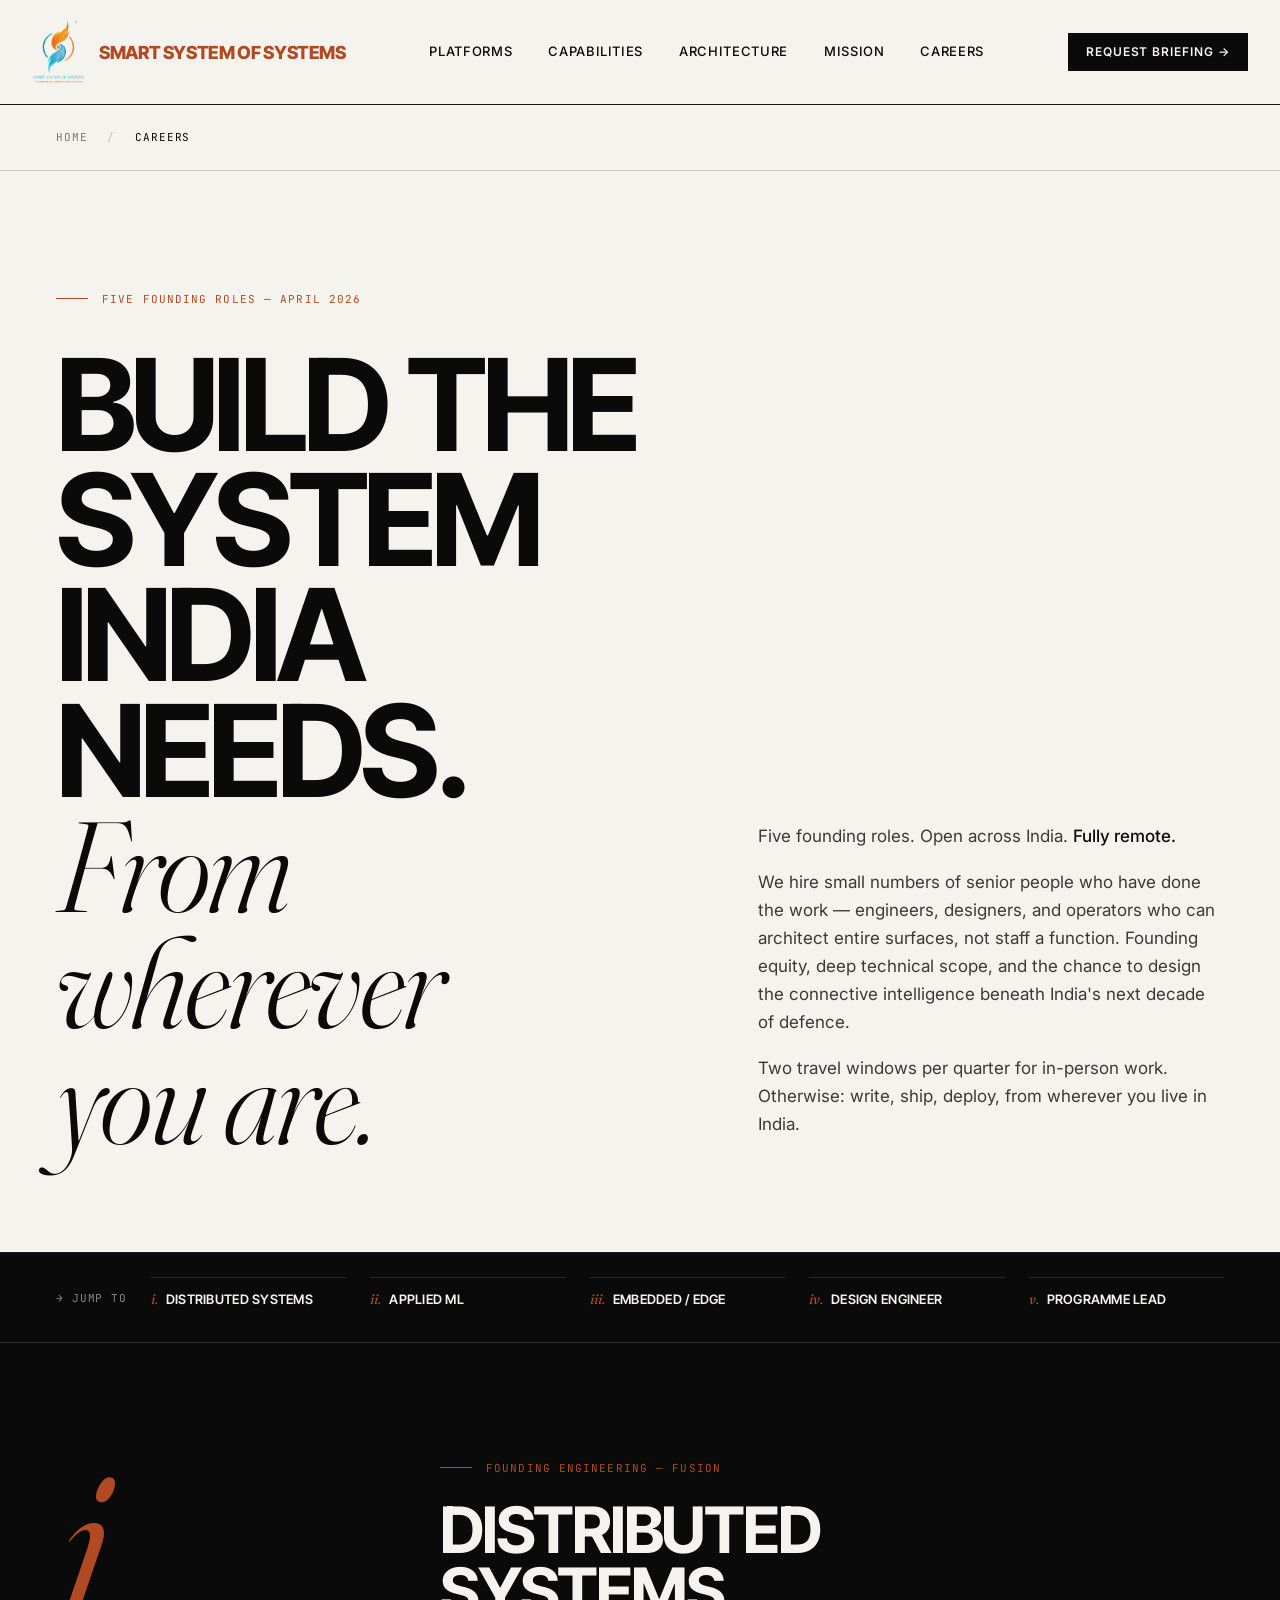
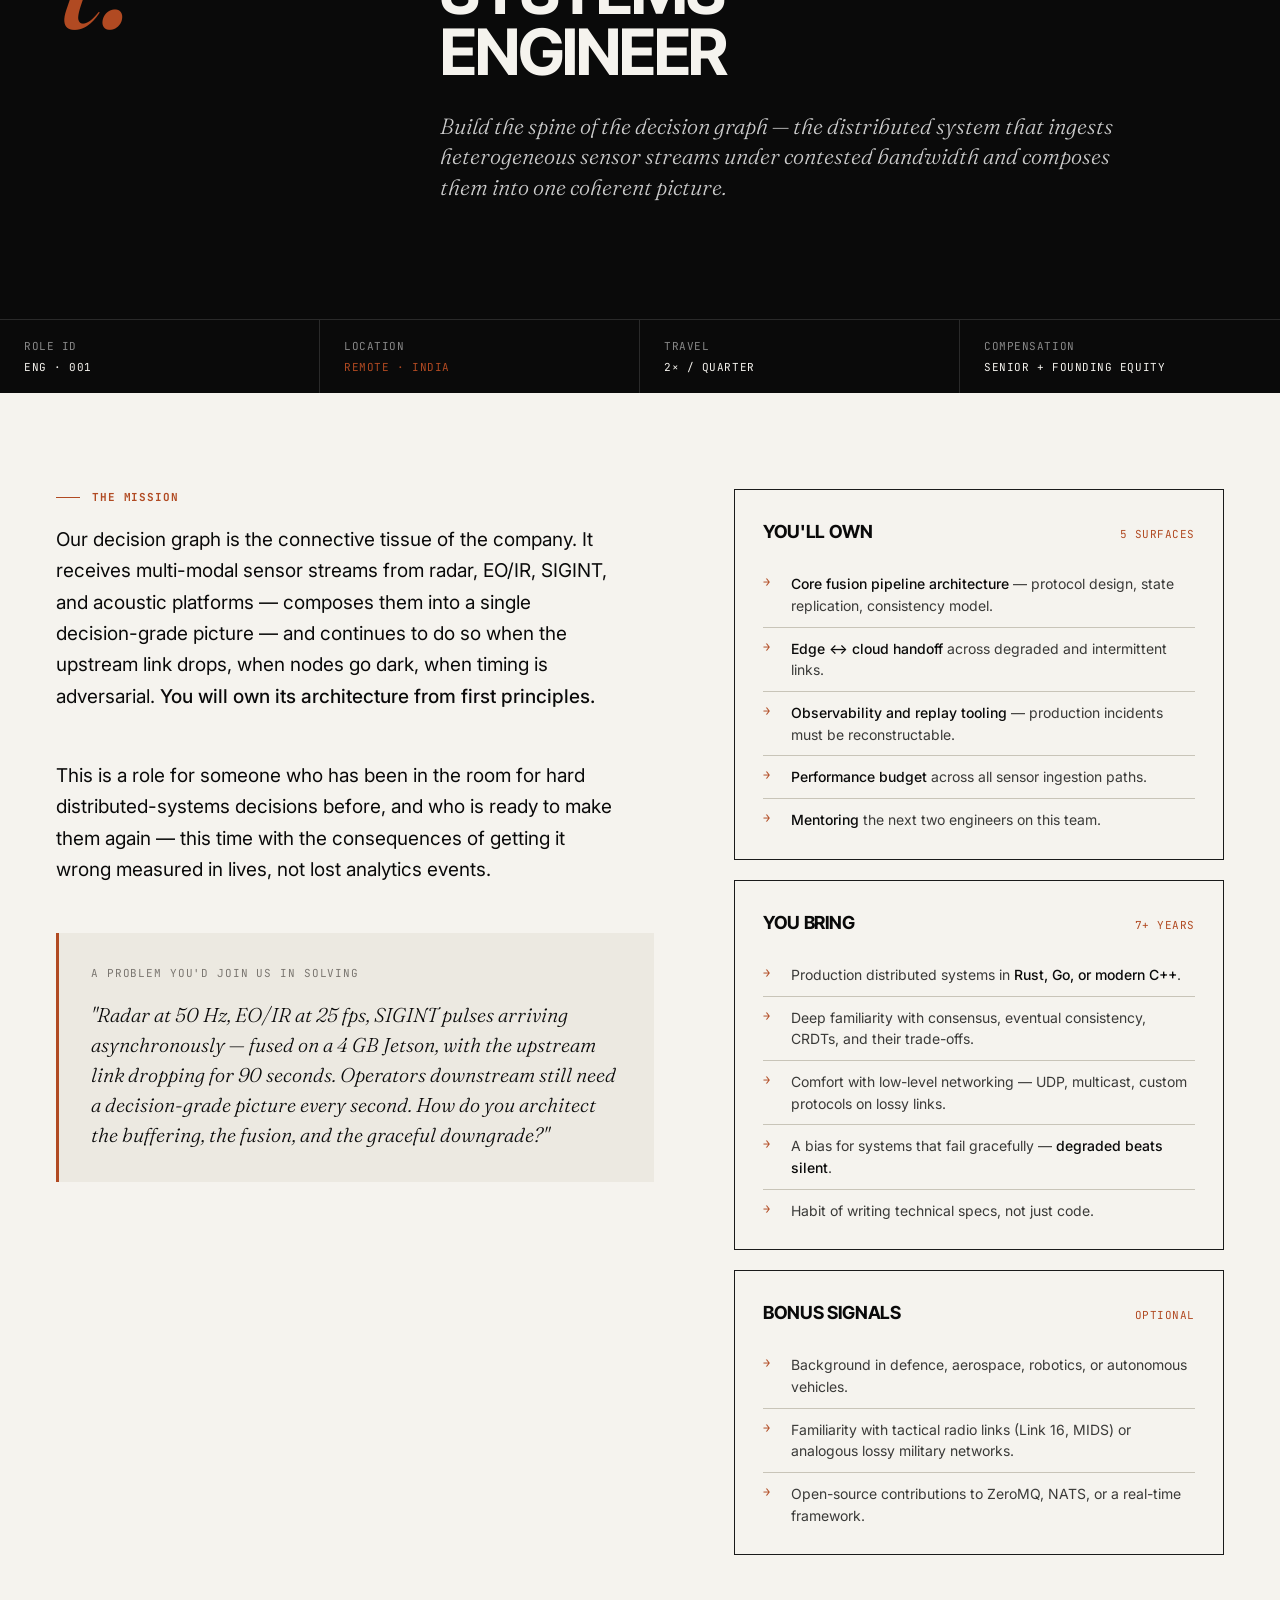
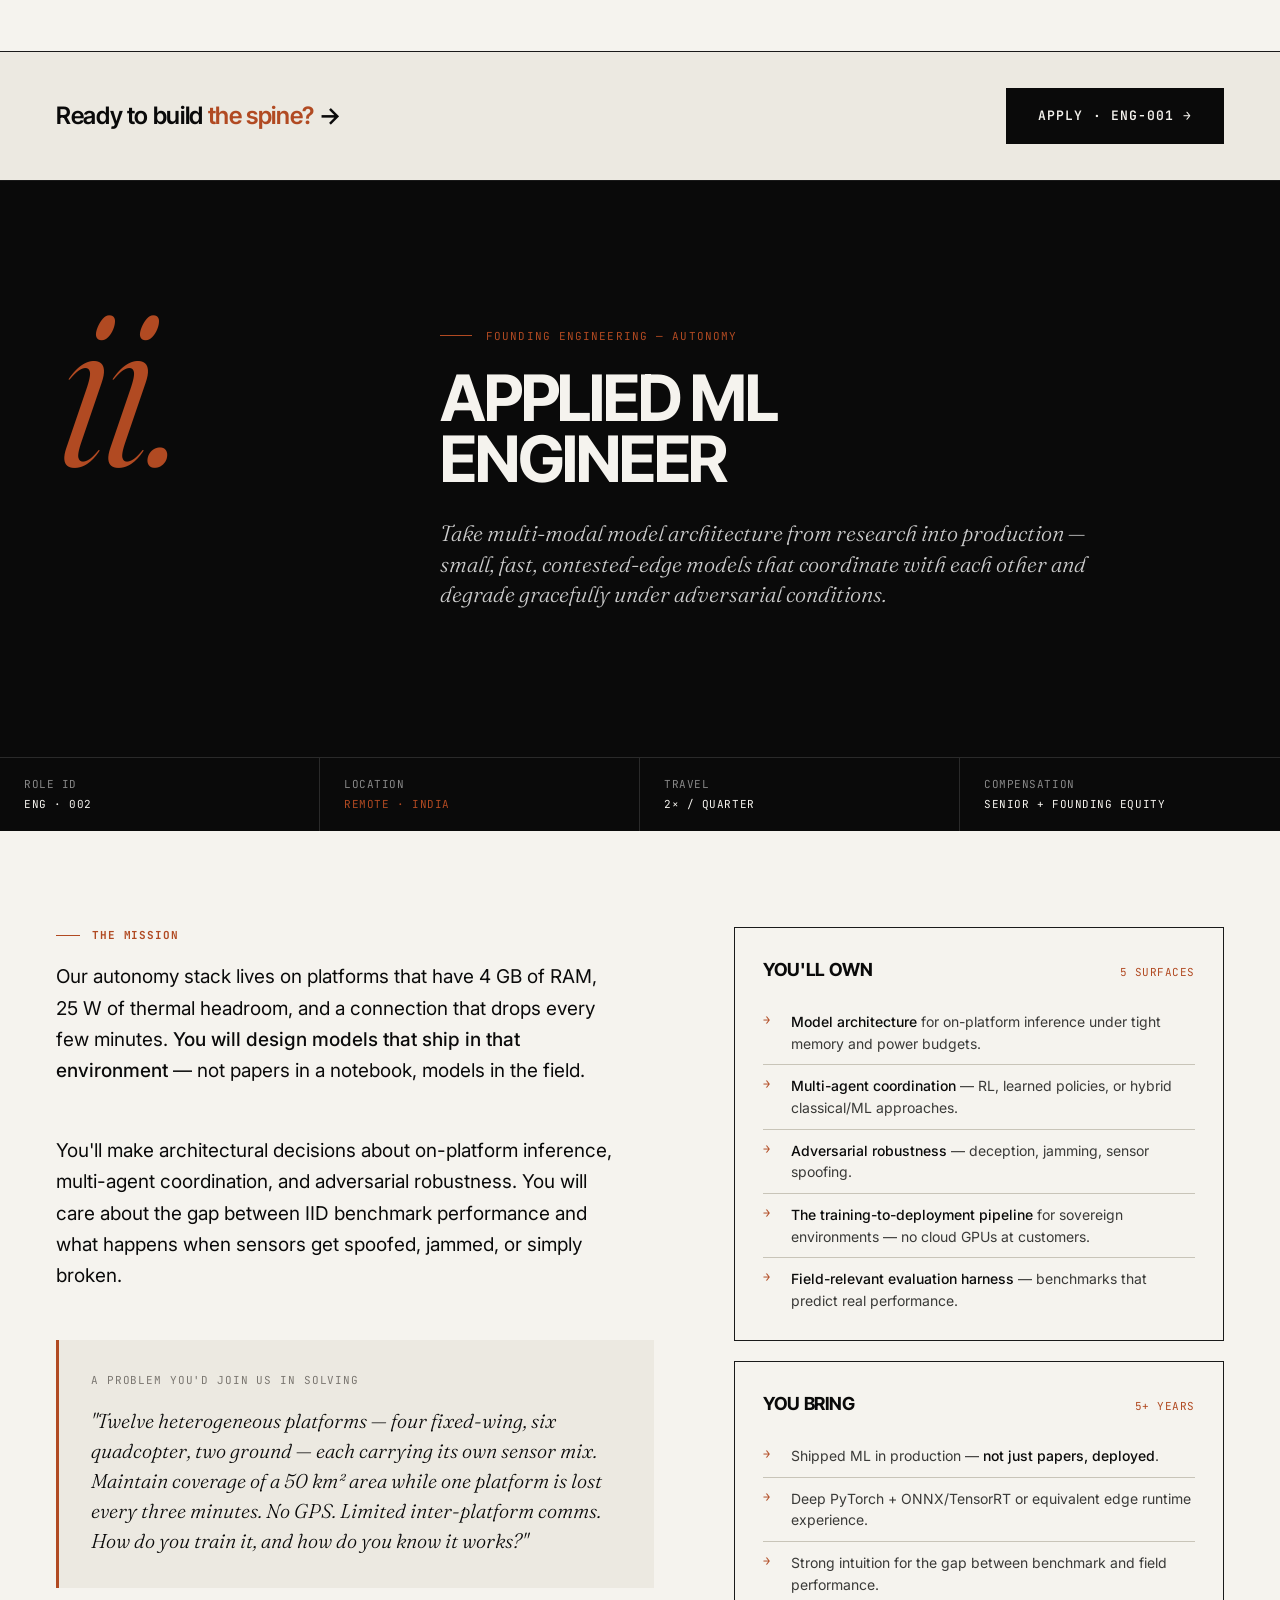
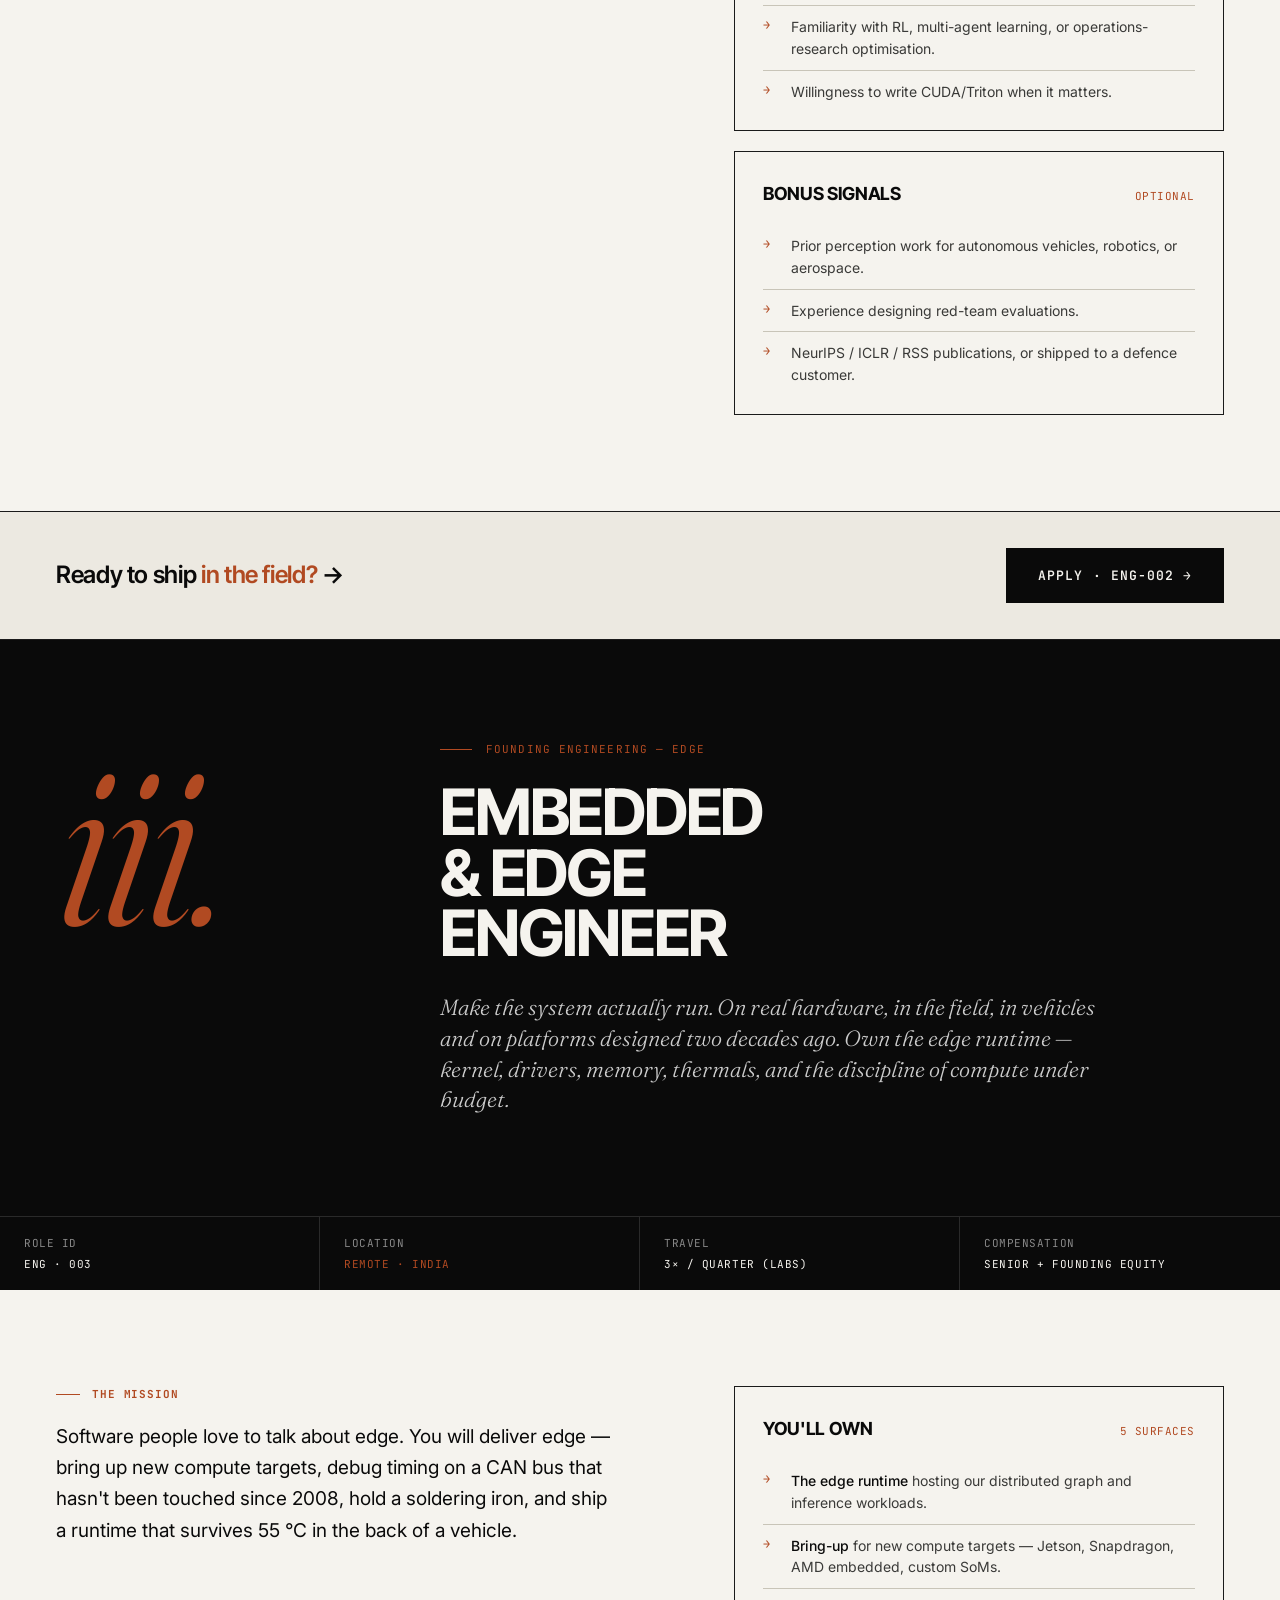
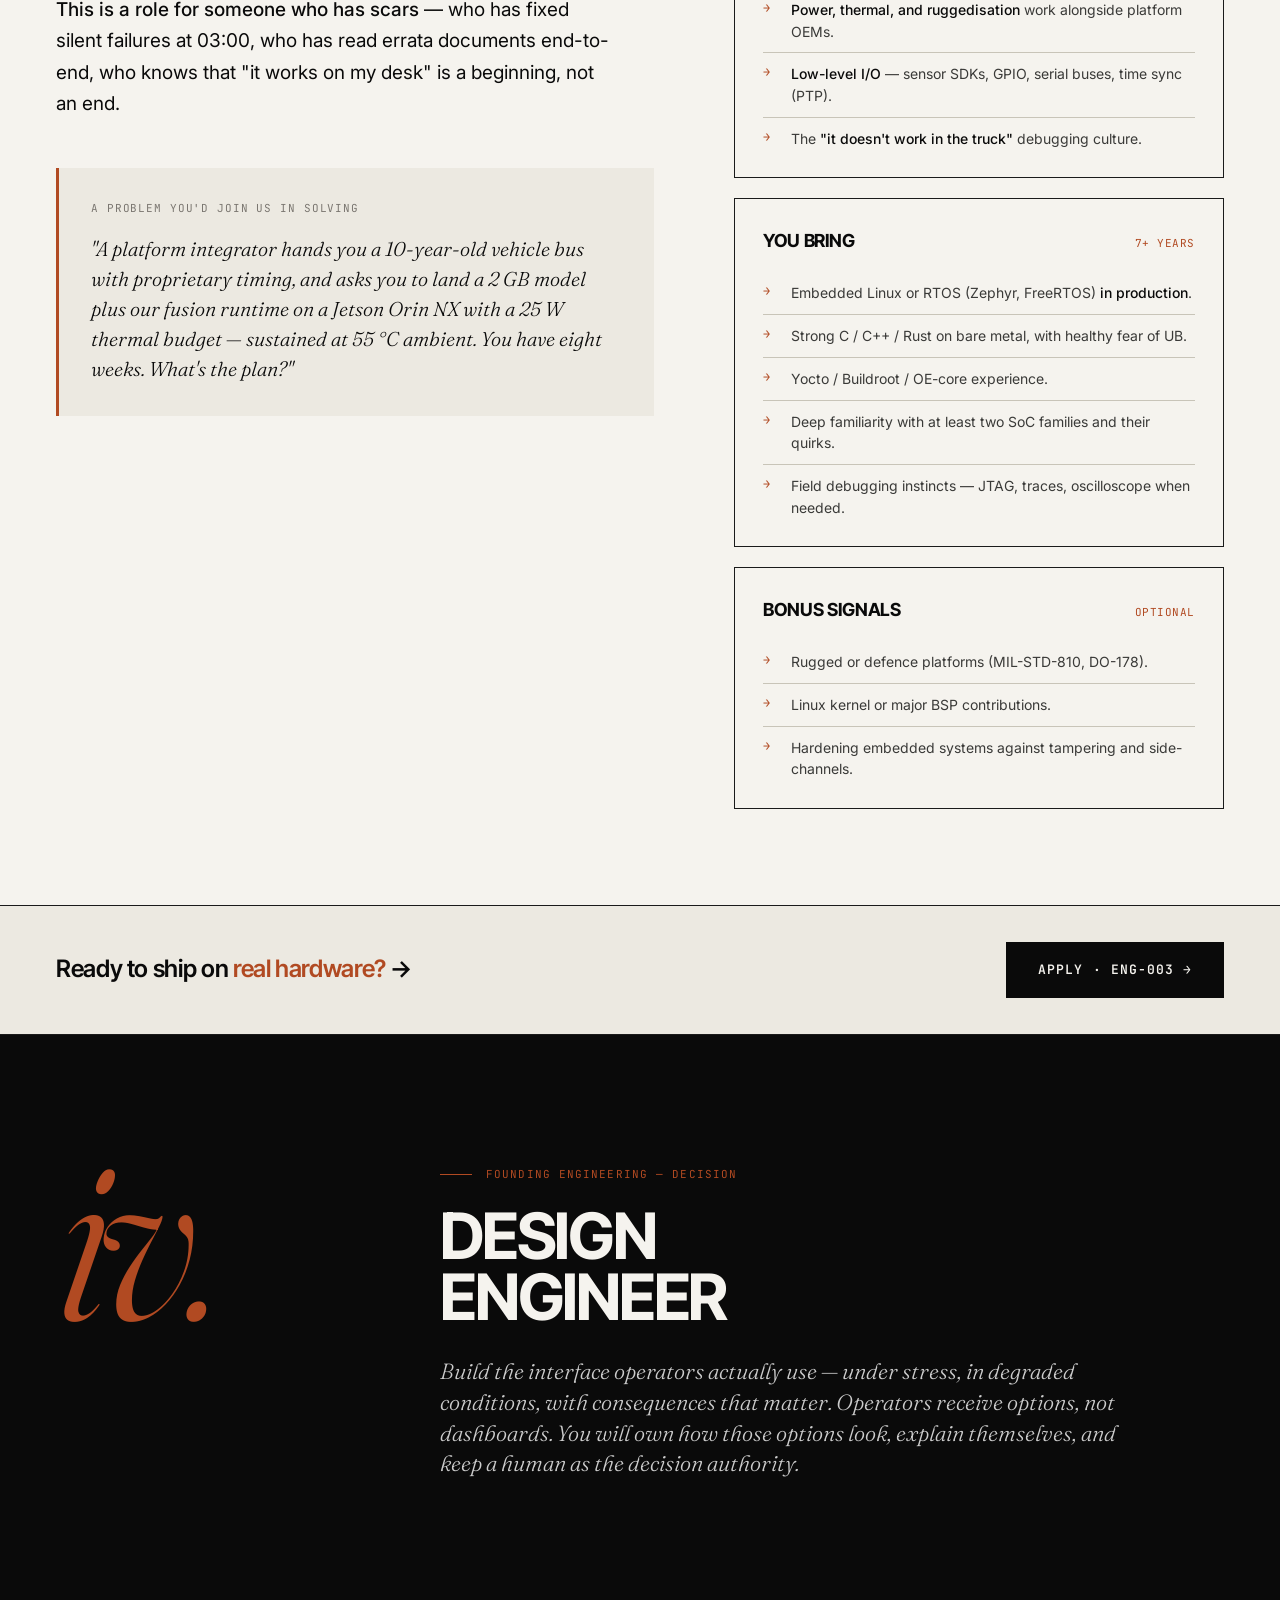
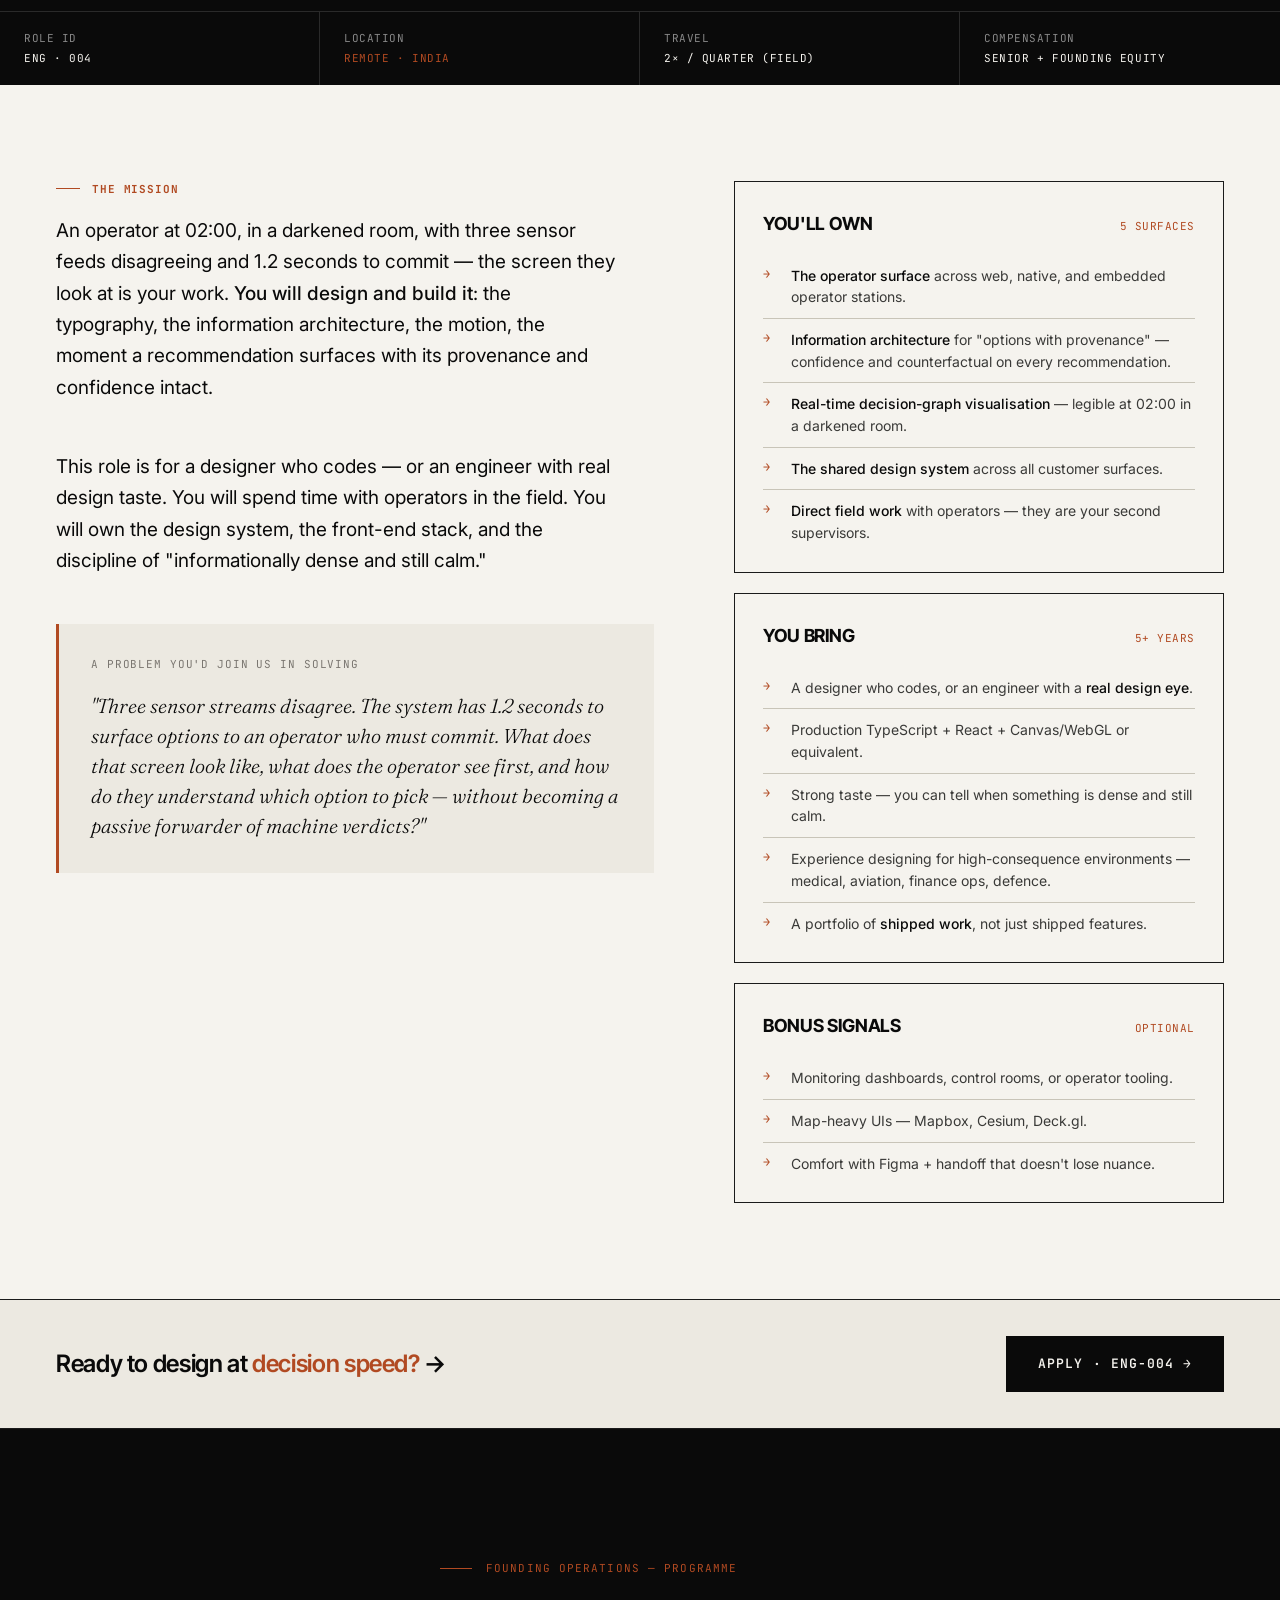
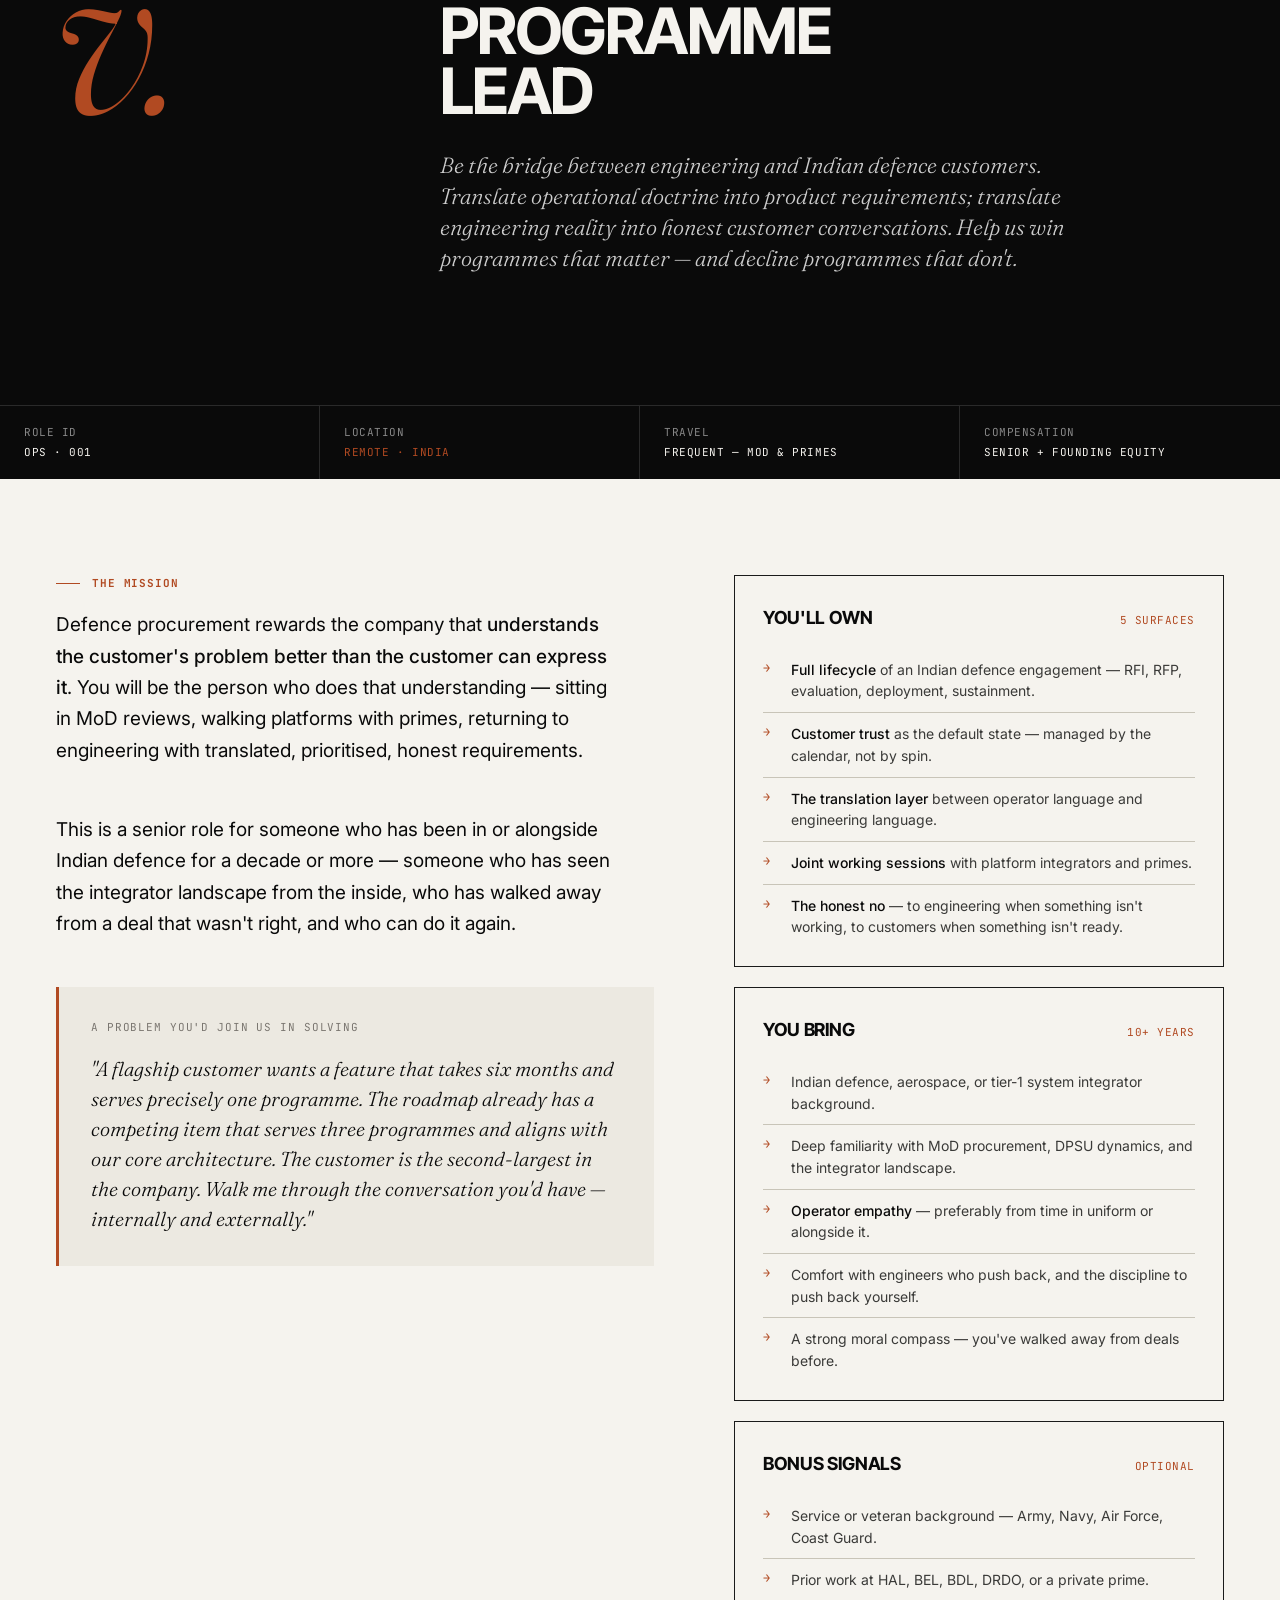
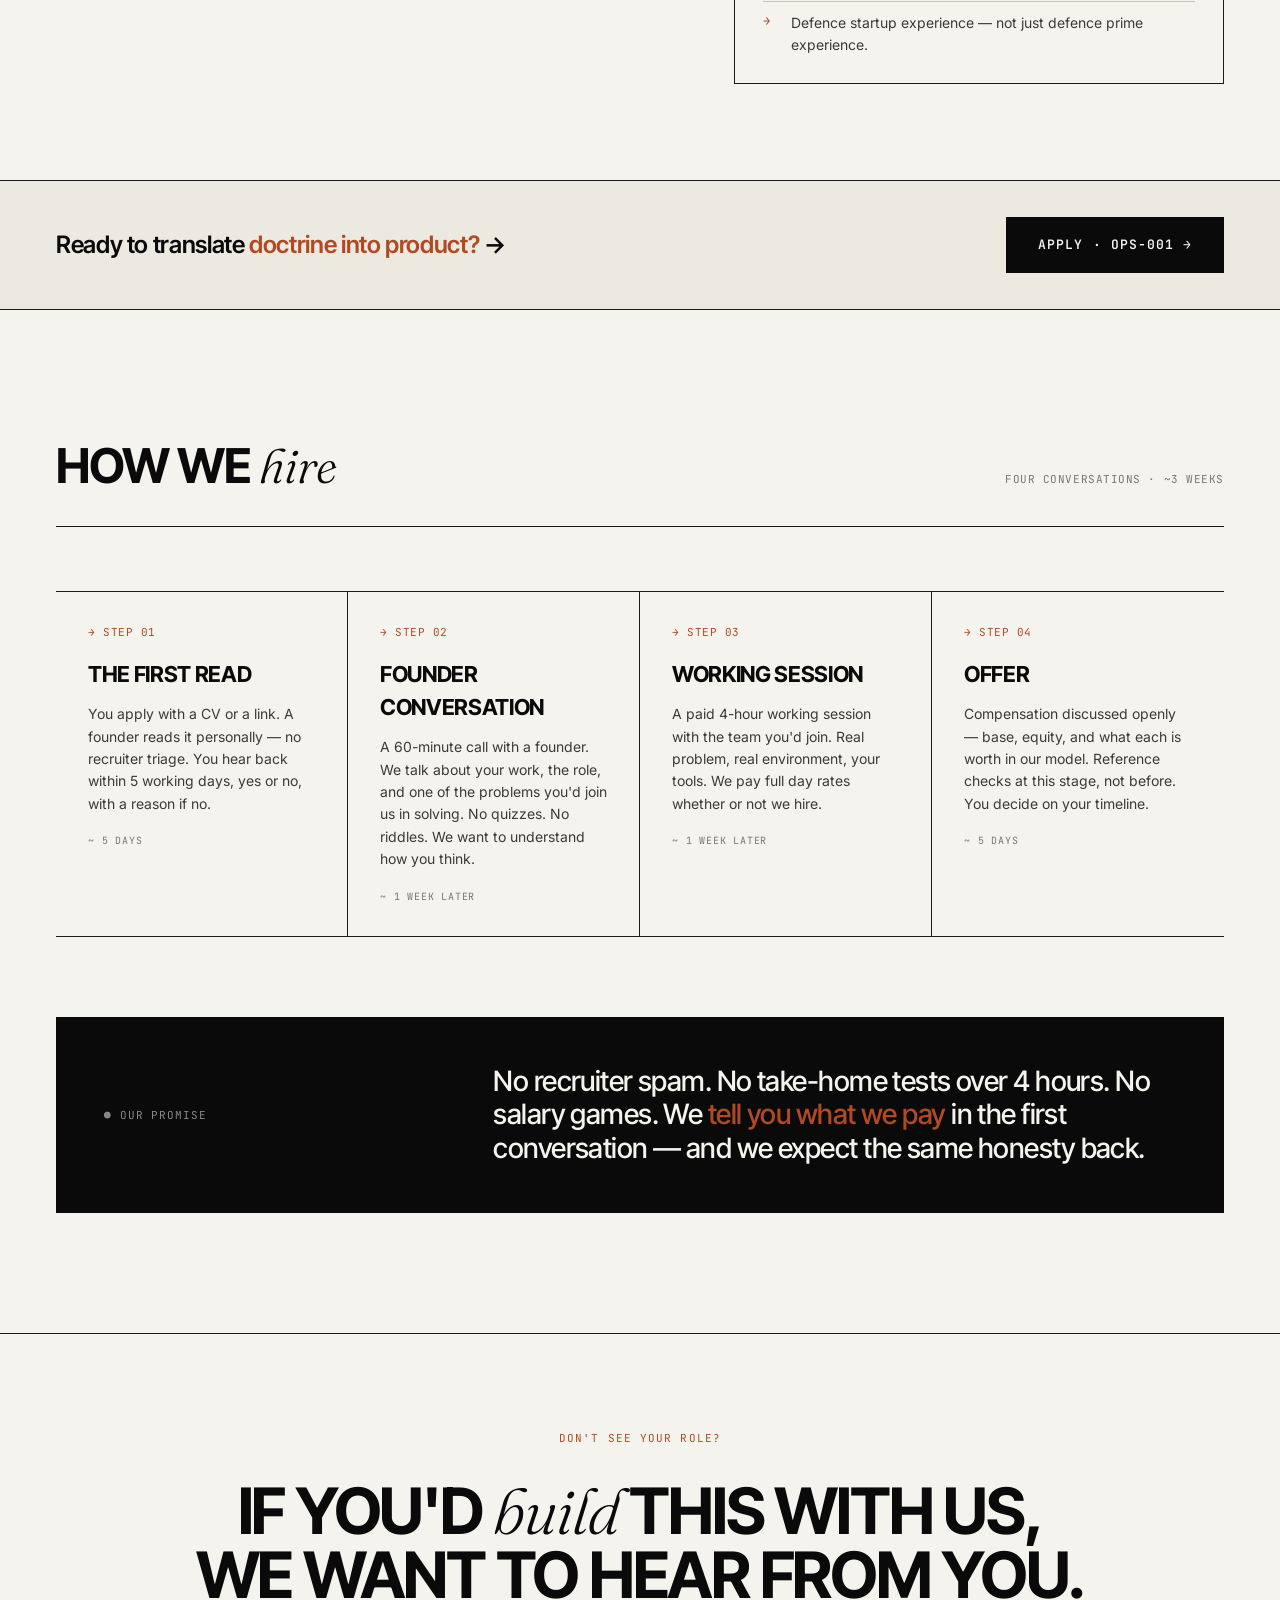
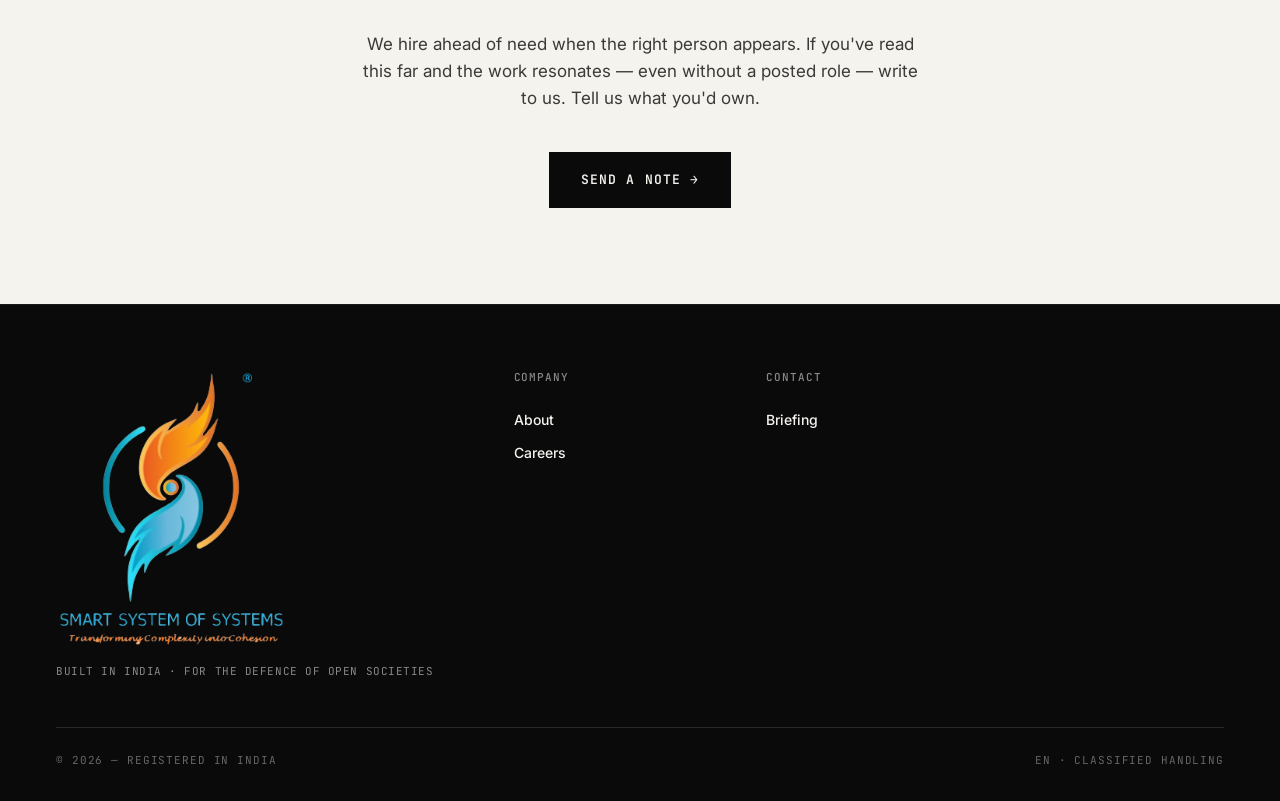
<file: careers.html>
<!DOCTYPE html>
<html lang="en">
<head>
<meta charset="UTF-8" />
<meta name="viewport" content="width=device-width, initial-scale=1.0" />
<title>Careers — Smart System of Systems</title>
<link rel="icon" type="image/png" sizes="32x32" href="assets/favicon-32.png">
<link rel="icon" type="image/png" sizes="192x192" href="assets/favicon-192.png">
<link rel="apple-touch-icon" href="assets/apple-touch-icon.png">
<link rel="preconnect" href="https://fonts.googleapis.com">
<link rel="preconnect" href="https://fonts.gstatic.com" crossorigin>
<link href="https://fonts.googleapis.com/css2?family=Inter+Tight:wght@400;500;600;700;800&family=Inter:wght@300;400;500;600&family=Fraunces:opsz,wght@9..144,300;9..144,400&family=JetBrains+Mono:wght@400;500&display=swap" rel="stylesheet">
<style>
  :root{--paper:#F5F3EE;--paper-2:#ECE9E1;--ink:#0A0A0A;--ink-2:#3A3A38;--ink-3:#7A7670;--rule:#1A1A1A;--rule-soft:#C8C4B8;--rust:#B14A22}
  *{box-sizing:border-box;margin:0;padding:0}
  html{scroll-behavior:smooth}
  html,body{background:var(--paper);color:var(--ink);font-family:'Inter',sans-serif;-webkit-font-smoothing:antialiased;line-height:1.5}
  a{color:inherit}

  .util{display:flex;justify-content:space-between;align-items:center;padding:10px 32px;background:var(--ink);color:var(--paper);font-family:'JetBrains Mono',monospace;font-size:11px;letter-spacing:0.05em}
  .util-left{display:flex;gap:32px;align-items:center}
  .util-dot{width:6px;height:6px;background:var(--rust);border-radius:50%;display:inline-block;margin-right:8px;animation:pulse 2.4s ease-in-out infinite}
  @keyframes pulse{0%,100%{opacity:1}50%{opacity:0.4}}

  .nav{display:flex;justify-content:space-between;align-items:center;padding:20px 32px;border-bottom:1px solid var(--rule)}
  .nav-mark{font-family:'Inter Tight',sans-serif;font-weight:800;font-size:18px;letter-spacing:-0.02em;text-transform:uppercase}
  .nav-mark a{text-decoration:none;color:inherit}
  .nav-mark span{color:var(--rust)}
  .nav-links{display:flex;gap:36px;font-size:13px;font-weight:500;text-transform:uppercase;letter-spacing:0.05em}
  .nav-links a{color:inherit;text-decoration:none;transition:color 0.2s}
  .nav-links a:hover{color:var(--rust)}
  .nav-cta{background:var(--ink);color:var(--paper);padding:10px 18px;font-size:12px;font-weight:600;text-transform:uppercase;letter-spacing:0.08em;text-decoration:none;display:inline-block}
  .nav-cta:hover{background:var(--rust)}

  .breadcrumb{padding:24px 56px;font-family:'JetBrains Mono',monospace;font-size:11px;letter-spacing:0.08em;text-transform:uppercase;color:var(--ink-3);border-bottom:1px solid var(--rule-soft)}
  .breadcrumb a{color:inherit;text-decoration:none}
  .breadcrumb a:hover{color:var(--rust)}
  .breadcrumb .sep{margin:0 12px;color:var(--rule-soft)}
  .breadcrumb .current{color:var(--ink)}

  /* Hero */
  .hero{padding:120px 56px 96px;border-bottom:1px solid var(--rule);max-width:1400px;margin:0 auto}
  .hero-eyebrow{font-family:'JetBrains Mono',monospace;font-size:11px;color:var(--rust);letter-spacing:0.1em;text-transform:uppercase;margin-bottom:40px;display:flex;align-items:center;gap:14px}
  .hero-eyebrow::before{content:'';width:32px;height:1px;background:var(--rust)}
  .hero-grid{display:grid;grid-template-columns:1.3fr 1fr;gap:96px;align-items:end}
  h1.hero-title{font-family:'Inter Tight',sans-serif;font-weight:700;font-size:128px;line-height:0.9;letter-spacing:-0.045em;text-transform:uppercase}
  h1.hero-title .accent{color:var(--rust)}
  h1.hero-title em{font-family:'Fraunces',serif;font-style:italic;font-weight:300;text-transform:none;letter-spacing:-0.02em}
  .hero-right p{font-size:17px;line-height:1.65;color:var(--ink-2);margin-bottom:18px;max-width:480px}
  .hero-right p strong{color:var(--ink);font-weight:500}

  /* Role index — sticky */
  .role-index{background:var(--ink);color:var(--paper);padding:24px 56px;position:sticky;top:0;z-index:10;border-bottom:1px solid #2A2A2A}
  .role-index-grid{display:grid;grid-template-columns:auto repeat(5,1fr);gap:24px;align-items:center}
  .role-index-label{font-family:'JetBrains Mono',monospace;font-size:11px;color:#888;letter-spacing:0.08em;text-transform:uppercase}
  .role-index-link{display:block;text-decoration:none;color:#999;padding:8px 0;border-top:1px solid #2A2A2A;transition:color 0.2s,border-color 0.2s}
  .role-index-link:hover{color:var(--rust);border-top-color:var(--rust)}
  .role-index-link .num{font-family:'Fraunces',serif;font-style:italic;font-size:14px;color:var(--rust);margin-right:8px}
  .role-index-link .name{font-family:'Inter Tight',sans-serif;font-weight:600;font-size:13px;color:var(--paper);text-transform:uppercase;letter-spacing:0.02em;display:inline}

  /* Role title card — black slab */
  .role{scroll-margin-top:80px}
  .role-title-card{padding:96px 56px 0;background:var(--ink);color:var(--paper);position:relative;display:grid;grid-template-columns:320px 1fr;gap:64px;align-items:center;min-height:64vh}
  .role-numeral{font-family:'Fraunces',serif;font-style:italic;font-weight:300;font-size:240px;line-height:0.85;color:var(--rust);letter-spacing:-0.04em;align-self:start}
  .role-headline-block{padding-bottom:96px}
  .role-headline-block .eyebrow{font-family:'JetBrains Mono',monospace;font-size:11px;color:var(--rust);letter-spacing:0.1em;text-transform:uppercase;margin-bottom:24px;display:flex;align-items:center;gap:14px}
  .role-headline-block .eyebrow::before{content:'';width:32px;height:1px;background:var(--rust)}
  .role-headline-block h2{font-family:'Inter Tight',sans-serif;font-weight:700;font-size:64px;line-height:0.95;letter-spacing:-0.035em;text-transform:uppercase;margin-bottom:28px}
  .role-headline-block .tagline{font-family:'Fraunces',serif;font-style:italic;font-weight:300;font-size:22px;color:#CCC;line-height:1.4;max-width:680px}
  .role-meta-strip{display:grid;grid-template-columns:repeat(4,1fr);font-family:'JetBrains Mono',monospace;font-size:11px;letter-spacing:0.05em;text-transform:uppercase;border-top:1px solid #2A2A2A;background:var(--ink);color:var(--paper)}
  .role-meta-strip > div{padding:18px 24px;border-right:1px solid #2A2A2A}
  .role-meta-strip > div:last-child{border-right:none}
  .role-meta-strip .label{color:#888;display:block;margin-bottom:4px}
  .role-meta-strip .value{color:var(--paper)}
  .role-meta-strip .value.rust{color:var(--rust)}

  /* Role body */
  .role-body{padding:96px 56px;display:grid;grid-template-columns:1.1fr 0.9fr;gap:80px;max-width:1400px;margin:0 auto}
  .role-body-left h3{font-family:'JetBrains Mono',monospace;font-size:11px;letter-spacing:0.08em;text-transform:uppercase;color:var(--rust);margin-bottom:18px;display:flex;align-items:center;gap:12px}
  .role-body-left h3::before{content:'';width:24px;height:1px;background:var(--rust)}
  .role-body-left .mission{font-size:19px;line-height:1.65;color:var(--ink);max-width:560px;margin-bottom:48px}
  .role-body-left .mission strong{font-weight:500}
  .problem-block{background:var(--paper-2);border-left:3px solid var(--rust);padding:32px;margin-top:32px}
  .problem-block .label{font-family:'JetBrains Mono',monospace;font-size:11px;letter-spacing:0.08em;text-transform:uppercase;color:var(--ink-3);margin-bottom:18px}
  .problem-block p{font-family:'Fraunces',serif;font-style:italic;font-weight:300;font-size:20px;line-height:1.5;color:var(--ink)}

  .role-body-right{display:grid;gap:20px;align-content:start}
  .rubric{border:1px solid var(--rule);padding:28px}
  .rubric h4{font-family:'Inter Tight',sans-serif;font-weight:700;font-size:18px;text-transform:uppercase;letter-spacing:-0.01em;margin-bottom:18px;display:flex;justify-content:space-between;align-items:baseline}
  .rubric h4 .count{font-family:'JetBrains Mono',monospace;font-size:11px;color:var(--rust);font-weight:400;letter-spacing:0.05em}
  .rubric ul{list-style:none}
  .rubric li{display:grid;grid-template-columns:18px 1fr;gap:10px;padding:10px 0;font-size:14px;line-height:1.55;color:var(--ink-2);border-bottom:1px solid var(--rule-soft)}
  .rubric li:last-child{border-bottom:none;padding-bottom:0}
  .rubric li::before{content:'→';color:var(--rust);font-family:'JetBrains Mono',monospace;font-size:12px;display:inline-block;line-height:1.55}
  .rubric li strong{color:var(--ink);font-weight:500}

  /* Apply CTA bar */
  .role-cta-bar{display:grid;grid-template-columns:1fr auto;gap:48px;align-items:center;padding:36px 56px;background:var(--paper-2);border-top:1px solid var(--rule);border-bottom:1px solid var(--rule)}
  .role-cta-text{font-family:'Inter Tight',sans-serif;font-weight:600;font-size:24px;letter-spacing:-0.015em;line-height:1.2}
  .role-cta-text .accent{color:var(--rust)}
  .role-cta-button{background:var(--ink);color:var(--paper);padding:18px 32px;font-family:'JetBrains Mono',monospace;font-size:13px;font-weight:600;letter-spacing:0.08em;text-transform:uppercase;text-decoration:none;transition:background 0.2s}
  .role-cta-button:hover{background:var(--rust)}

  /* Process section */
  .process-section{padding:120px 56px;border-bottom:1px solid var(--rule)}
  .process-head{display:flex;justify-content:space-between;align-items:baseline;margin-bottom:64px;border-bottom:1px solid var(--rule);padding-bottom:24px;max-width:1400px;margin-left:auto;margin-right:auto}
  .process-title{font-family:'Inter Tight',sans-serif;font-weight:700;font-size:48px;text-transform:uppercase;letter-spacing:-0.03em}
  .process-title em{font-family:'Fraunces',serif;font-style:italic;font-weight:300;text-transform:none;letter-spacing:-0.015em}
  .process-meta{font-family:'JetBrains Mono',monospace;font-size:11px;color:var(--ink-3);letter-spacing:0.05em;text-transform:uppercase}
  .process-grid{display:grid;grid-template-columns:repeat(4,1fr);gap:0;border-top:1px solid var(--rule);max-width:1400px;margin:0 auto}
  .process-step{padding:32px;border-right:1px solid var(--rule);border-bottom:1px solid var(--rule)}
  .process-step:last-child{border-right:none}
  .process-step .num{font-family:'JetBrains Mono',monospace;font-size:11px;color:var(--rust);letter-spacing:0.05em;margin-bottom:18px}
  .process-step h5{font-family:'Inter Tight',sans-serif;font-weight:700;font-size:22px;text-transform:uppercase;letter-spacing:-0.015em;margin-bottom:12px}
  .process-step p{font-size:14px;line-height:1.6;color:var(--ink-2)}
  .process-step .timing{margin-top:18px;font-family:'JetBrains Mono',monospace;font-size:10px;letter-spacing:0.08em;text-transform:uppercase;color:var(--ink-3)}

  .process-promise{margin-top:80px;padding:48px;background:var(--ink);color:var(--paper);max-width:1400px;margin-left:auto;margin-right:auto;display:grid;grid-template-columns:1fr 2fr;gap:48px;align-items:center}
  .process-promise .label{font-family:'JetBrains Mono',monospace;font-size:11px;letter-spacing:0.08em;text-transform:uppercase;color:#888}
  .process-promise .text{font-family:'Inter Tight',sans-serif;font-weight:500;font-size:28px;line-height:1.2;letter-spacing:-0.02em}
  .process-promise .text .accent{color:var(--rust)}

  /* Don't see your role */
  .closing-cta{padding:96px 56px;text-align:center;border-bottom:1px solid var(--rule)}
  .closing-cta-eyebrow{font-family:'JetBrains Mono',monospace;font-size:11px;color:var(--rust);letter-spacing:0.1em;text-transform:uppercase;margin-bottom:32px}
  .closing-cta h3{font-family:'Inter Tight',sans-serif;font-weight:700;font-size:64px;line-height:1;text-transform:uppercase;letter-spacing:-0.035em;max-width:900px;margin:0 auto 24px}
  .closing-cta h3 em{font-family:'Fraunces',serif;font-style:italic;font-weight:300;text-transform:none;letter-spacing:-0.015em}
  .closing-cta p{font-size:17px;color:var(--ink-2);max-width:560px;margin:0 auto 40px;line-height:1.6}
  .closing-cta a{display:inline-block;background:var(--ink);color:var(--paper);padding:18px 32px;font-family:'JetBrains Mono',monospace;font-size:13px;font-weight:600;letter-spacing:0.08em;text-transform:uppercase;text-decoration:none}
  .closing-cta a:hover{background:var(--rust)}

  .footer{background:var(--ink);color:var(--paper);padding:64px 56px 32px}
  .footer-top{display:grid;grid-template-columns:2fr 1fr 1fr 1fr;gap:48px;padding-bottom:48px;border-bottom:1px solid #2A2A2A}
  .footer-mark{font-family:'Inter Tight',sans-serif;font-weight:800;font-size:32px;text-transform:uppercase;letter-spacing:-0.02em;line-height:1}
  .footer-mark a{text-decoration:none;color:inherit}
  .footer-mark span{color:var(--rust)}
  .footer-tag{font-family:'JetBrains Mono',monospace;font-size:11px;color:#888;margin-top:14px;letter-spacing:0.05em;text-transform:uppercase}
  .footer-col h4{font-family:'JetBrains Mono',monospace;font-size:11px;color:#888;letter-spacing:0.08em;text-transform:uppercase;margin-bottom:18px;font-weight:500}
  .footer-col a{display:block;color:var(--paper);text-decoration:none;font-size:14px;padding:6px 0;font-weight:500}
  .footer-col a:hover{color:var(--rust)}
  .footer-bottom{display:flex;justify-content:space-between;font-family:'JetBrains Mono',monospace;font-size:11px;color:#666;letter-spacing:0.08em;text-transform:uppercase;padding-top:24px}
</style>
<link rel="stylesheet" href="mobile.css">
</head>
<body>
  <nav class="nav">
    <div class="nav-mark"><a href="index.html" style="text-decoration:none;color:inherit;display:flex;align-items:center;gap:14px"><img class="brand-emblem" src="assets/ssos-logo.png" alt="Smart System of Systems logo" width="53" height="64"><span>SMART SYSTEM OF SYSTEMS</span></a></div>
    <div class="nav-links">
      <a href="platforms.html">Platforms</a><a href="capabilities.html">Capabilities</a><a href="architecture.html">Architecture</a><a href="mission.html">Mission</a><a href="careers.html">Careers</a>
    </div>
    <a class="nav-cta" href="briefing.html">REQUEST BRIEFING →</a>
  </nav>

  <div class="breadcrumb">
    <a href="index.html">Home</a>
    <span class="sep">/</span>
    <span class="current">Careers</span>
  </div>

  <section class="hero">
    <div class="hero-eyebrow">FIVE FOUNDING ROLES — APRIL 2026</div>
    <div class="hero-grid">
      <h1 class="hero-title">Build the system<br/>India needs.<br/><em>From wherever<br/>you are.</em></h1>
      <div class="hero-right">
        <p>Five founding roles. Open across India. <strong>Fully remote.</strong></p>
        <p>We hire small numbers of senior people who have done the work — engineers, designers, and operators who can architect entire surfaces, not staff a function. Founding equity, deep technical scope, and the chance to design the connective intelligence beneath India's next decade of defence.</p>
        <p>Two travel windows per quarter for in-person work. Otherwise: write, ship, deploy, from wherever you live in India.</p>
      </div>
    </div>
  </section>

  <nav class="role-index">
    <div class="role-index-grid">
      <div class="role-index-label">→ JUMP TO</div>
      <a class="role-index-link" href="#role-01"><span class="num">i.</span><span class="name">Distributed Systems</span></a>
      <a class="role-index-link" href="#role-02"><span class="num">ii.</span><span class="name">Applied ML</span></a>
      <a class="role-index-link" href="#role-03"><span class="num">iii.</span><span class="name">Embedded / Edge</span></a>
      <a class="role-index-link" href="#role-04"><span class="num">iv.</span><span class="name">Design Engineer</span></a>
      <a class="role-index-link" href="#role-05"><span class="num">v.</span><span class="name">Programme Lead</span></a>
    </div>
  </nav>

  <!-- ROLE 01 -->
  <section class="role" id="role-01">
    <div class="role-title-card">
      <div class="role-numeral">i.</div>
      <div class="role-headline-block">
        <div class="eyebrow">FOUNDING ENGINEERING — FUSION</div>
        <h2>Distributed<br/>Systems<br/>Engineer</h2>
        <p class="tagline">Build the spine of the decision graph — the distributed system that ingests heterogeneous sensor streams under contested bandwidth and composes them into one coherent picture.</p>
      </div>
    </div>
    <div class="role-meta-strip">
      <div><span class="label">Role ID</span><span class="value">ENG · 001</span></div>
      <div><span class="label">Location</span><span class="value rust">REMOTE · INDIA</span></div>
      <div><span class="label">Travel</span><span class="value">2× / QUARTER</span></div>
      <div><span class="label">Compensation</span><span class="value">SENIOR + FOUNDING EQUITY</span></div>
    </div>

    <div class="role-body">
      <div class="role-body-left">
        <h3>The mission</h3>
        <p class="mission">Our decision graph is the connective tissue of the company. It receives multi-modal sensor streams from radar, EO/IR, SIGINT, and acoustic platforms — composes them into a single decision-grade picture — and continues to do so when the upstream link drops, when nodes go dark, when timing is adversarial. <strong>You will own its architecture from first principles.</strong></p>
        <p class="mission">This is a role for someone who has been in the room for hard distributed-systems decisions before, and who is ready to make them again — this time with the consequences of getting it wrong measured in lives, not lost analytics events.</p>
        <div class="problem-block">
          <div class="label">A PROBLEM YOU'D JOIN US IN SOLVING</div>
          <p>"Radar at 50 Hz, EO/IR at 25 fps, SIGINT pulses arriving asynchronously — fused on a 4 GB Jetson, with the upstream link dropping for 90 seconds. Operators downstream still need a decision-grade picture every second. How do you architect the buffering, the fusion, and the graceful downgrade?"</p>
        </div>
      </div>
      <div class="role-body-right">
        <div class="rubric">
          <h4>You'll own <span class="count">5 SURFACES</span></h4>
          <ul>
            <li><span><strong>Core fusion pipeline architecture</strong> — protocol design, state replication, consistency model.</span></li>
            <li><span><strong>Edge ↔ cloud handoff</strong> across degraded and intermittent links.</span></li>
            <li><span><strong>Observability and replay tooling</strong> — production incidents must be reconstructable.</span></li>
            <li><span><strong>Performance budget</strong> across all sensor ingestion paths.</span></li>
            <li><span><strong>Mentoring</strong> the next two engineers on this team.</span></li>
          </ul>
        </div>
        <div class="rubric">
          <h4>You bring <span class="count">7+ YEARS</span></h4>
          <ul>
            <li><span>Production distributed systems in <strong>Rust, Go, or modern C++</strong>.</span></li>
            <li><span>Deep familiarity with consensus, eventual consistency, CRDTs, and their trade-offs.</span></li>
            <li><span>Comfort with low-level networking — UDP, multicast, custom protocols on lossy links.</span></li>
            <li><span>A bias for systems that fail gracefully — <strong>degraded beats silent</strong>.</span></li>
            <li><span>Habit of writing technical specs, not just code.</span></li>
          </ul>
        </div>
        <div class="rubric">
          <h4>Bonus signals <span class="count">OPTIONAL</span></h4>
          <ul>
            <li><span>Background in defence, aerospace, robotics, or autonomous vehicles.</span></li>
            <li><span>Familiarity with tactical radio links (Link 16, MIDS) or analogous lossy military networks.</span></li>
            <li><span>Open-source contributions to ZeroMQ, NATS, or a real-time framework.</span></li>
          </ul>
        </div>
      </div>
    </div>
    <div class="role-cta-bar">
      <div class="role-cta-text">Ready to build <span class="accent">the spine?</span> →</div>
      <a class="role-cta-button" href="briefing.html">APPLY · ENG-001 →</a>
    </div>
  </section>

  <!-- ROLE 02 -->
  <section class="role" id="role-02">
    <div class="role-title-card">
      <div class="role-numeral">ii.</div>
      <div class="role-headline-block">
        <div class="eyebrow">FOUNDING ENGINEERING — AUTONOMY</div>
        <h2>Applied ML<br/>Engineer</h2>
        <p class="tagline">Take multi-modal model architecture from research into production — small, fast, contested-edge models that coordinate with each other and degrade gracefully under adversarial conditions.</p>
      </div>
    </div>
    <div class="role-meta-strip">
      <div><span class="label">Role ID</span><span class="value">ENG · 002</span></div>
      <div><span class="label">Location</span><span class="value rust">REMOTE · INDIA</span></div>
      <div><span class="label">Travel</span><span class="value">2× / QUARTER</span></div>
      <div><span class="label">Compensation</span><span class="value">SENIOR + FOUNDING EQUITY</span></div>
    </div>

    <div class="role-body">
      <div class="role-body-left">
        <h3>The mission</h3>
        <p class="mission">Our autonomy stack lives on platforms that have 4 GB of RAM, 25 W of thermal headroom, and a connection that drops every few minutes. <strong>You will design models that ship in that environment</strong> — not papers in a notebook, models in the field.</p>
        <p class="mission">You'll make architectural decisions about on-platform inference, multi-agent coordination, and adversarial robustness. You will care about the gap between IID benchmark performance and what happens when sensors get spoofed, jammed, or simply broken.</p>
        <div class="problem-block">
          <div class="label">A PROBLEM YOU'D JOIN US IN SOLVING</div>
          <p>"Twelve heterogeneous platforms — four fixed-wing, six quadcopter, two ground — each carrying its own sensor mix. Maintain coverage of a 50 km² area while one platform is lost every three minutes. No GPS. Limited inter-platform comms. How do you train it, and how do you know it works?"</p>
        </div>
      </div>
      <div class="role-body-right">
        <div class="rubric">
          <h4>You'll own <span class="count">5 SURFACES</span></h4>
          <ul>
            <li><span><strong>Model architecture</strong> for on-platform inference under tight memory and power budgets.</span></li>
            <li><span><strong>Multi-agent coordination</strong> — RL, learned policies, or hybrid classical/ML approaches.</span></li>
            <li><span><strong>Adversarial robustness</strong> — deception, jamming, sensor spoofing.</span></li>
            <li><span><strong>The training-to-deployment pipeline</strong> for sovereign environments — no cloud GPUs at customers.</span></li>
            <li><span><strong>Field-relevant evaluation harness</strong> — benchmarks that predict real performance.</span></li>
          </ul>
        </div>
        <div class="rubric">
          <h4>You bring <span class="count">5+ YEARS</span></h4>
          <ul>
            <li><span>Shipped ML in production — <strong>not just papers, deployed</strong>.</span></li>
            <li><span>Deep PyTorch + ONNX/TensorRT or equivalent edge runtime experience.</span></li>
            <li><span>Strong intuition for the gap between benchmark and field performance.</span></li>
            <li><span>Familiarity with RL, multi-agent learning, or operations-research optimisation.</span></li>
            <li><span>Willingness to write CUDA/Triton when it matters.</span></li>
          </ul>
        </div>
        <div class="rubric">
          <h4>Bonus signals <span class="count">OPTIONAL</span></h4>
          <ul>
            <li><span>Prior perception work for autonomous vehicles, robotics, or aerospace.</span></li>
            <li><span>Experience designing red-team evaluations.</span></li>
            <li><span>NeurIPS / ICLR / RSS publications, or shipped to a defence customer.</span></li>
          </ul>
        </div>
      </div>
    </div>
    <div class="role-cta-bar">
      <div class="role-cta-text">Ready to ship <span class="accent">in the field?</span> →</div>
      <a class="role-cta-button" href="briefing.html">APPLY · ENG-002 →</a>
    </div>
  </section>

  <!-- ROLE 03 -->
  <section class="role" id="role-03">
    <div class="role-title-card">
      <div class="role-numeral">iii.</div>
      <div class="role-headline-block">
        <div class="eyebrow">FOUNDING ENGINEERING — EDGE</div>
        <h2>Embedded<br/>&amp; Edge<br/>Engineer</h2>
        <p class="tagline">Make the system actually run. On real hardware, in the field, in vehicles and on platforms designed two decades ago. Own the edge runtime — kernel, drivers, memory, thermals, and the discipline of compute under budget.</p>
      </div>
    </div>
    <div class="role-meta-strip">
      <div><span class="label">Role ID</span><span class="value">ENG · 003</span></div>
      <div><span class="label">Location</span><span class="value rust">REMOTE · INDIA</span></div>
      <div><span class="label">Travel</span><span class="value">3× / QUARTER (LABS)</span></div>
      <div><span class="label">Compensation</span><span class="value">SENIOR + FOUNDING EQUITY</span></div>
    </div>

    <div class="role-body">
      <div class="role-body-left">
        <h3>The mission</h3>
        <p class="mission">Software people love to talk about edge. You will deliver edge — bring up new compute targets, debug timing on a CAN bus that hasn't been touched since 2008, hold a soldering iron, and ship a runtime that survives 55 °C in the back of a vehicle.</p>
        <p class="mission"><strong>This is a role for someone who has scars</strong> — who has fixed silent failures at 03:00, who has read errata documents end-to-end, who knows that "it works on my desk" is a beginning, not an end.</p>
        <div class="problem-block">
          <div class="label">A PROBLEM YOU'D JOIN US IN SOLVING</div>
          <p>"A platform integrator hands you a 10-year-old vehicle bus with proprietary timing, and asks you to land a 2 GB model plus our fusion runtime on a Jetson Orin NX with a 25 W thermal budget — sustained at 55 °C ambient. You have eight weeks. What's the plan?"</p>
        </div>
      </div>
      <div class="role-body-right">
        <div class="rubric">
          <h4>You'll own <span class="count">5 SURFACES</span></h4>
          <ul>
            <li><span><strong>The edge runtime</strong> hosting our distributed graph and inference workloads.</span></li>
            <li><span><strong>Bring-up</strong> for new compute targets — Jetson, Snapdragon, AMD embedded, custom SoMs.</span></li>
            <li><span><strong>Power, thermal, and ruggedisation</strong> work alongside platform OEMs.</span></li>
            <li><span><strong>Low-level I/O</strong> — sensor SDKs, GPIO, serial buses, time sync (PTP).</span></li>
            <li><span>The <strong>"it doesn't work in the truck"</strong> debugging culture.</span></li>
          </ul>
        </div>
        <div class="rubric">
          <h4>You bring <span class="count">7+ YEARS</span></h4>
          <ul>
            <li><span>Embedded Linux or RTOS (Zephyr, FreeRTOS) <strong>in production</strong>.</span></li>
            <li><span>Strong C / C++ / Rust on bare metal, with healthy fear of UB.</span></li>
            <li><span>Yocto / Buildroot / OE-core experience.</span></li>
            <li><span>Deep familiarity with at least two SoC families and their quirks.</span></li>
            <li><span>Field debugging instincts — JTAG, traces, oscilloscope when needed.</span></li>
          </ul>
        </div>
        <div class="rubric">
          <h4>Bonus signals <span class="count">OPTIONAL</span></h4>
          <ul>
            <li><span>Rugged or defence platforms (MIL-STD-810, DO-178).</span></li>
            <li><span>Linux kernel or major BSP contributions.</span></li>
            <li><span>Hardening embedded systems against tampering and side-channels.</span></li>
          </ul>
        </div>
      </div>
    </div>
    <div class="role-cta-bar">
      <div class="role-cta-text">Ready to ship on <span class="accent">real hardware?</span> →</div>
      <a class="role-cta-button" href="briefing.html">APPLY · ENG-003 →</a>
    </div>
  </section>

  <!-- ROLE 04 -->
  <section class="role" id="role-04">
    <div class="role-title-card">
      <div class="role-numeral">iv.</div>
      <div class="role-headline-block">
        <div class="eyebrow">FOUNDING ENGINEERING — DECISION</div>
        <h2>Design<br/>Engineer</h2>
        <p class="tagline">Build the interface operators actually use — under stress, in degraded conditions, with consequences that matter. Operators receive options, not dashboards. You will own how those options look, explain themselves, and keep a human as the decision authority.</p>
      </div>
    </div>
    <div class="role-meta-strip">
      <div><span class="label">Role ID</span><span class="value">ENG · 004</span></div>
      <div><span class="label">Location</span><span class="value rust">REMOTE · INDIA</span></div>
      <div><span class="label">Travel</span><span class="value">2× / QUARTER (FIELD)</span></div>
      <div><span class="label">Compensation</span><span class="value">SENIOR + FOUNDING EQUITY</span></div>
    </div>

    <div class="role-body">
      <div class="role-body-left">
        <h3>The mission</h3>
        <p class="mission">An operator at 02:00, in a darkened room, with three sensor feeds disagreeing and 1.2 seconds to commit — the screen they look at is your work. <strong>You will design and build it</strong>: the typography, the information architecture, the motion, the moment a recommendation surfaces with its provenance and confidence intact.</p>
        <p class="mission">This role is for a designer who codes — or an engineer with real design taste. You will spend time with operators in the field. You will own the design system, the front-end stack, and the discipline of "informationally dense and still calm."</p>
        <div class="problem-block">
          <div class="label">A PROBLEM YOU'D JOIN US IN SOLVING</div>
          <p>"Three sensor streams disagree. The system has 1.2 seconds to surface options to an operator who must commit. What does that screen look like, what does the operator see first, and how do they understand which option to pick — without becoming a passive forwarder of machine verdicts?"</p>
        </div>
      </div>
      <div class="role-body-right">
        <div class="rubric">
          <h4>You'll own <span class="count">5 SURFACES</span></h4>
          <ul>
            <li><span><strong>The operator surface</strong> across web, native, and embedded operator stations.</span></li>
            <li><span><strong>Information architecture</strong> for "options with provenance" — confidence and counterfactual on every recommendation.</span></li>
            <li><span><strong>Real-time decision-graph visualisation</strong> — legible at 02:00 in a darkened room.</span></li>
            <li><span><strong>The shared design system</strong> across all customer surfaces.</span></li>
            <li><span><strong>Direct field work</strong> with operators — they are your second supervisors.</span></li>
          </ul>
        </div>
        <div class="rubric">
          <h4>You bring <span class="count">5+ YEARS</span></h4>
          <ul>
            <li><span>A designer who codes, or an engineer with a <strong>real design eye</strong>.</span></li>
            <li><span>Production TypeScript + React + Canvas/WebGL or equivalent.</span></li>
            <li><span>Strong taste — you can tell when something is dense and still calm.</span></li>
            <li><span>Experience designing for high-consequence environments — medical, aviation, finance ops, defence.</span></li>
            <li><span>A portfolio of <strong>shipped work</strong>, not just shipped features.</span></li>
          </ul>
        </div>
        <div class="rubric">
          <h4>Bonus signals <span class="count">OPTIONAL</span></h4>
          <ul>
            <li><span>Monitoring dashboards, control rooms, or operator tooling.</span></li>
            <li><span>Map-heavy UIs — Mapbox, Cesium, Deck.gl.</span></li>
            <li><span>Comfort with Figma + handoff that doesn't lose nuance.</span></li>
          </ul>
        </div>
      </div>
    </div>
    <div class="role-cta-bar">
      <div class="role-cta-text">Ready to design at <span class="accent">decision speed?</span> →</div>
      <a class="role-cta-button" href="briefing.html">APPLY · ENG-004 →</a>
    </div>
  </section>

  <!-- ROLE 05 -->
  <section class="role" id="role-05">
    <div class="role-title-card">
      <div class="role-numeral">v.</div>
      <div class="role-headline-block">
        <div class="eyebrow">FOUNDING OPERATIONS — PROGRAMME</div>
        <h2>Programme<br/>Lead</h2>
        <p class="tagline">Be the bridge between engineering and Indian defence customers. Translate operational doctrine into product requirements; translate engineering reality into honest customer conversations. Help us win programmes that matter — and decline programmes that don't.</p>
      </div>
    </div>
    <div class="role-meta-strip">
      <div><span class="label">Role ID</span><span class="value">OPS · 001</span></div>
      <div><span class="label">Location</span><span class="value rust">REMOTE · INDIA</span></div>
      <div><span class="label">Travel</span><span class="value">FREQUENT — MoD &amp; PRIMES</span></div>
      <div><span class="label">Compensation</span><span class="value">SENIOR + FOUNDING EQUITY</span></div>
    </div>

    <div class="role-body">
      <div class="role-body-left">
        <h3>The mission</h3>
        <p class="mission">Defence procurement rewards the company that <strong>understands the customer's problem better than the customer can express it</strong>. You will be the person who does that understanding — sitting in MoD reviews, walking platforms with primes, returning to engineering with translated, prioritised, honest requirements.</p>
        <p class="mission">This is a senior role for someone who has been in or alongside Indian defence for a decade or more — someone who has seen the integrator landscape from the inside, who has walked away from a deal that wasn't right, and who can do it again.</p>
        <div class="problem-block">
          <div class="label">A PROBLEM YOU'D JOIN US IN SOLVING</div>
          <p>"A flagship customer wants a feature that takes six months and serves precisely one programme. The roadmap already has a competing item that serves three programmes and aligns with our core architecture. The customer is the second-largest in the company. Walk me through the conversation you'd have — internally and externally."</p>
        </div>
      </div>
      <div class="role-body-right">
        <div class="rubric">
          <h4>You'll own <span class="count">5 SURFACES</span></h4>
          <ul>
            <li><span><strong>Full lifecycle</strong> of an Indian defence engagement — RFI, RFP, evaluation, deployment, sustainment.</span></li>
            <li><span><strong>Customer trust</strong> as the default state — managed by the calendar, not by spin.</span></li>
            <li><span><strong>The translation layer</strong> between operator language and engineering language.</span></li>
            <li><span><strong>Joint working sessions</strong> with platform integrators and primes.</span></li>
            <li><span><strong>The honest no</strong> — to engineering when something isn't working, to customers when something isn't ready.</span></li>
          </ul>
        </div>
        <div class="rubric">
          <h4>You bring <span class="count">10+ YEARS</span></h4>
          <ul>
            <li><span>Indian defence, aerospace, or tier-1 system integrator background.</span></li>
            <li><span>Deep familiarity with MoD procurement, DPSU dynamics, and the integrator landscape.</span></li>
            <li><span><strong>Operator empathy</strong> — preferably from time in uniform or alongside it.</span></li>
            <li><span>Comfort with engineers who push back, and the discipline to push back yourself.</span></li>
            <li><span>A strong moral compass — you've walked away from deals before.</span></li>
          </ul>
        </div>
        <div class="rubric">
          <h4>Bonus signals <span class="count">OPTIONAL</span></h4>
          <ul>
            <li><span>Service or veteran background — Army, Navy, Air Force, Coast Guard.</span></li>
            <li><span>Prior work at HAL, BEL, BDL, DRDO, or a private prime.</span></li>
            <li><span>Defence startup experience — not just defence prime experience.</span></li>
          </ul>
        </div>
      </div>
    </div>
    <div class="role-cta-bar">
      <div class="role-cta-text">Ready to translate <span class="accent">doctrine into product?</span> →</div>
      <a class="role-cta-button" href="briefing.html">APPLY · OPS-001 →</a>
    </div>
  </section>

  <!-- Process -->
  <section class="process-section">
    <div class="process-head">
      <h2 class="process-title">How we <em>hire</em></h2>
      <div class="process-meta">FOUR CONVERSATIONS · ~3 WEEKS</div>
    </div>
    <div class="process-grid">
      <div class="process-step">
        <div class="num">→ STEP 01</div>
        <h5>The first read</h5>
        <p>You apply with a CV or a link. A founder reads it personally — no recruiter triage. You hear back within 5 working days, yes or no, with a reason if no.</p>
        <div class="timing">~ 5 DAYS</div>
      </div>
      <div class="process-step">
        <div class="num">→ STEP 02</div>
        <h5>Founder conversation</h5>
        <p>A 60-minute call with a founder. We talk about your work, the role, and one of the problems you'd join us in solving. No quizzes. No riddles. We want to understand how you think.</p>
        <div class="timing">~ 1 WEEK LATER</div>
      </div>
      <div class="process-step">
        <div class="num">→ STEP 03</div>
        <h5>Working session</h5>
        <p>A paid 4-hour working session with the team you'd join. Real problem, real environment, your tools. We pay full day rates whether or not we hire.</p>
        <div class="timing">~ 1 WEEK LATER</div>
      </div>
      <div class="process-step">
        <div class="num">→ STEP 04</div>
        <h5>Offer</h5>
        <p>Compensation discussed openly — base, equity, and what each is worth in our model. Reference checks at this stage, not before. You decide on your timeline.</p>
        <div class="timing">~ 5 DAYS</div>
      </div>
    </div>

    <div class="process-promise">
      <div class="label">● OUR PROMISE</div>
      <div class="text">No recruiter spam. No take-home tests over 4 hours. No salary games. We <span class="accent">tell you what we pay</span> in the first conversation — and we expect the same honesty back.</div>
    </div>
  </section>

  <!-- Closing -->
  <section class="closing-cta">
    <div class="closing-cta-eyebrow">DON'T SEE YOUR ROLE?</div>
    <h3>If you'd <em>build</em> this with us,<br/>we want to hear from you.</h3>
    <p>We hire ahead of need when the right person appears. If you've read this far and the work resonates — even without a posted role — write to us. Tell us what you'd own.</p>
    <a href="briefing.html">SEND A NOTE →</a>
  </section>

  <footer class="footer">
    <div class="footer-top">
      <div>
        <div class="footer-mark"><a href="index.html" style="text-decoration:none;color:inherit;display:flex;align-items:center;gap:14px"><img class="brand-logo-full" src="assets/ssos-logo.png" alt="Smart System of Systems — Transforming Complexity into Cohesion" width="231" height="280"></a></div>
        <div class="footer-tag">BUILT IN INDIA · FOR THE DEFENCE OF OPEN SOCIETIES</div>
      </div>
      <div class="footer-col"><h4>COMPANY</h4><a href="about.html">About</a><a href="careers.html">Careers</a></div>
      <div class="footer-col"><h4>CONTACT</h4><a href="briefing.html">Briefing</a></div>
    </div>
    <div class="footer-bottom">
      <span>© 2026 — REGISTERED IN INDIA</span>
      <span>EN · CLASSIFIED HANDLING</span>
    </div>
  </footer>
</body>
</html>
</file>
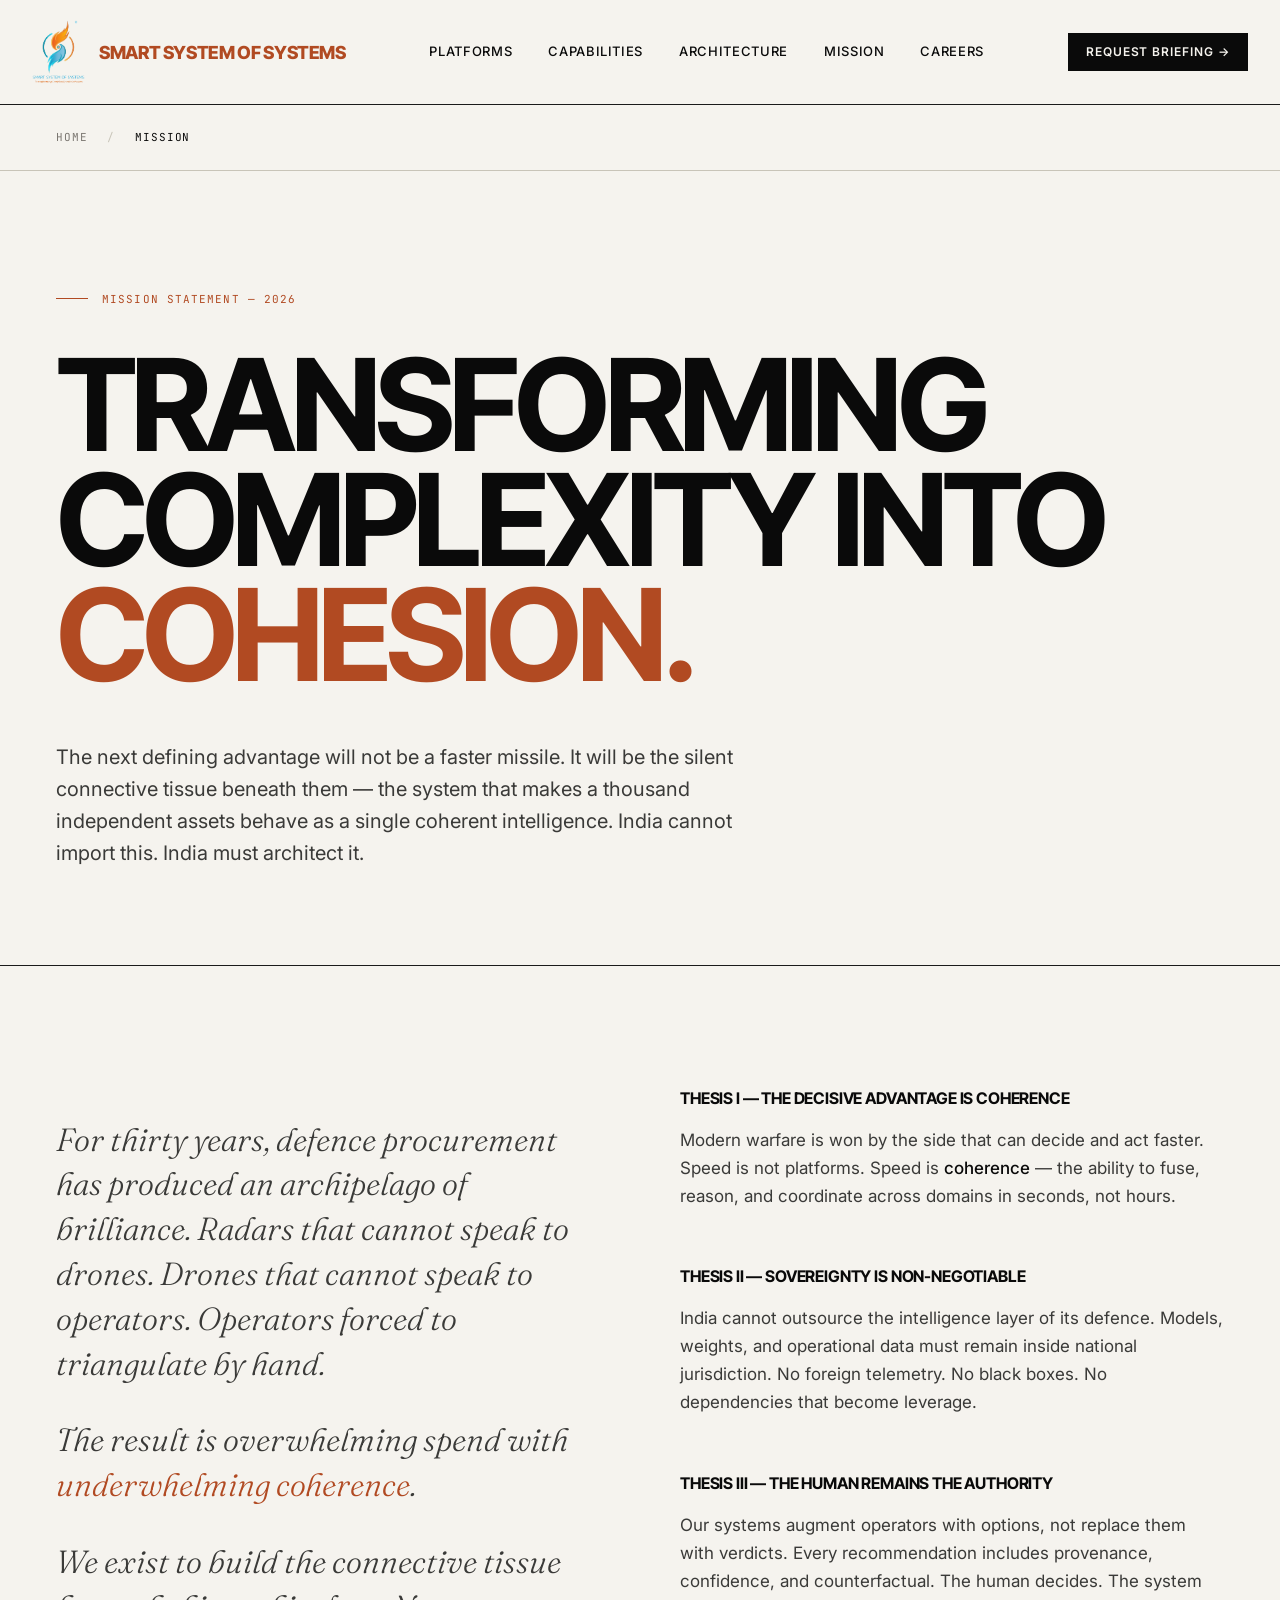
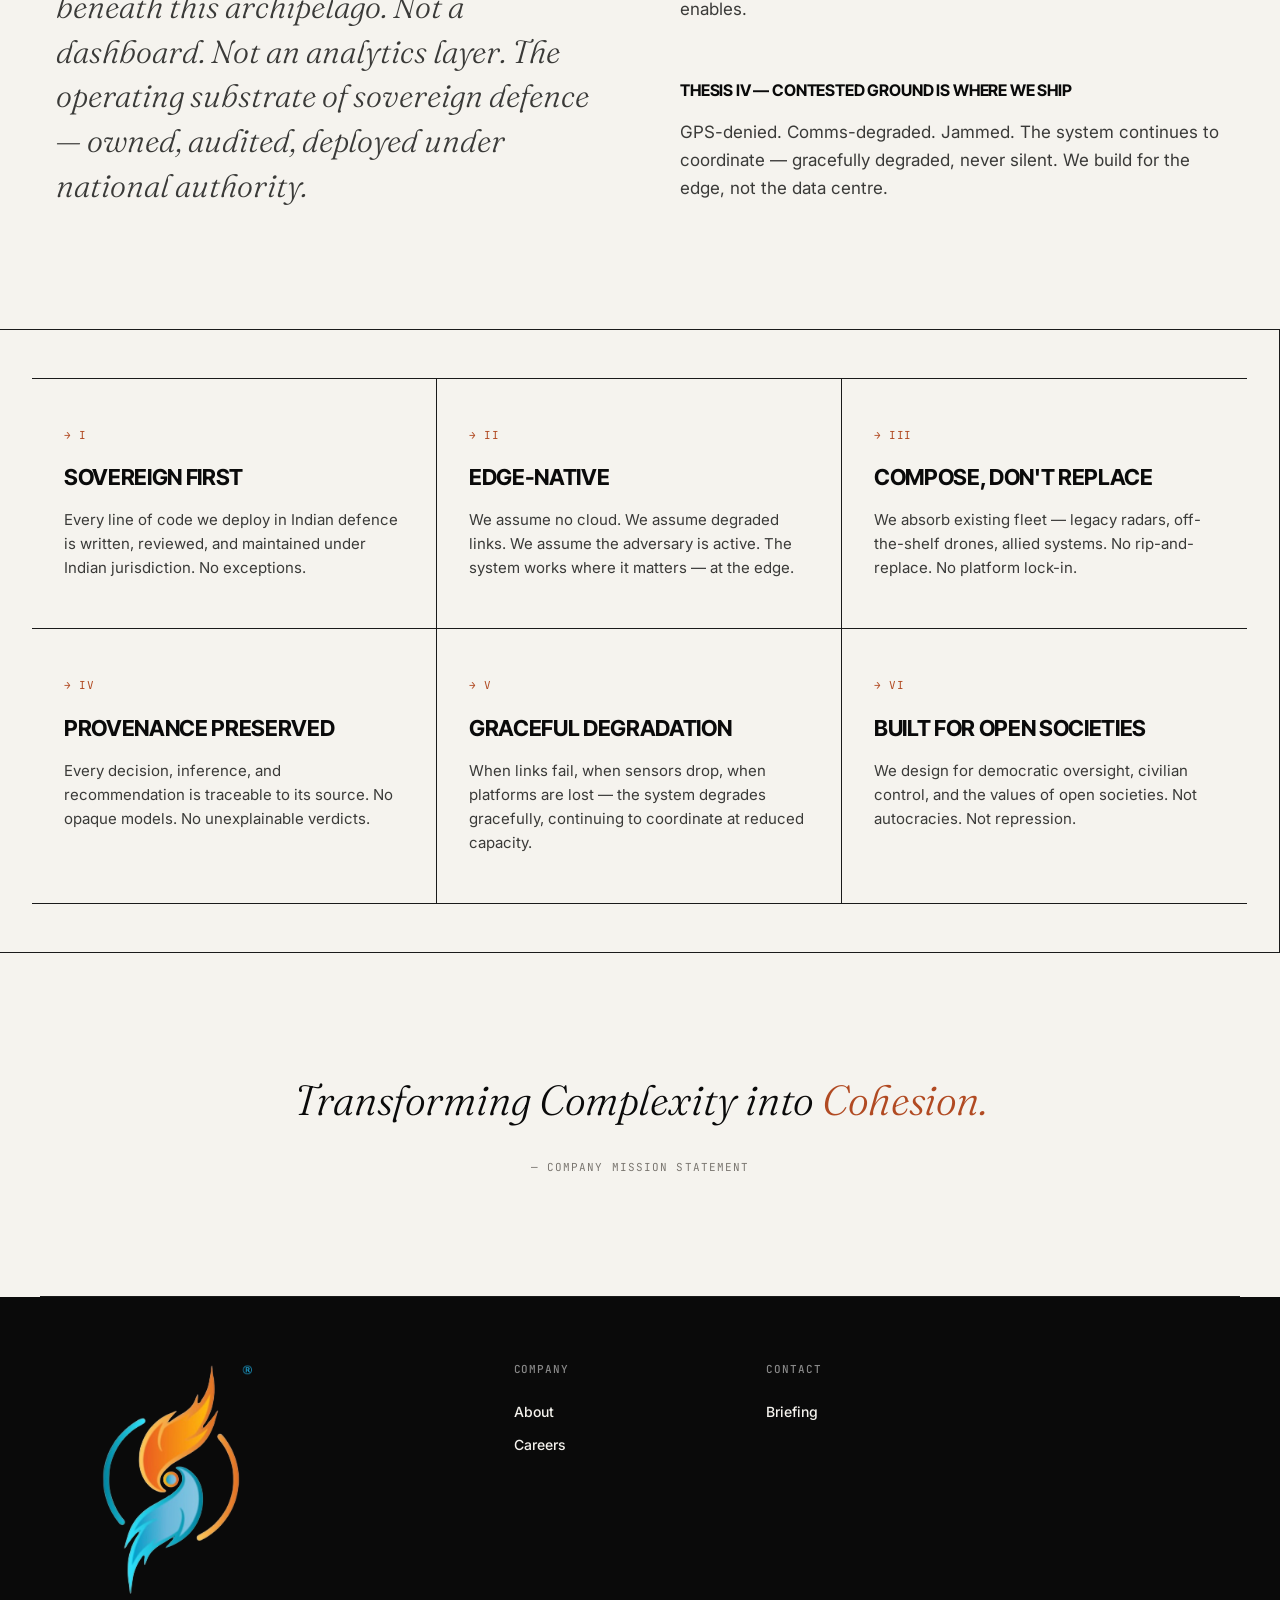
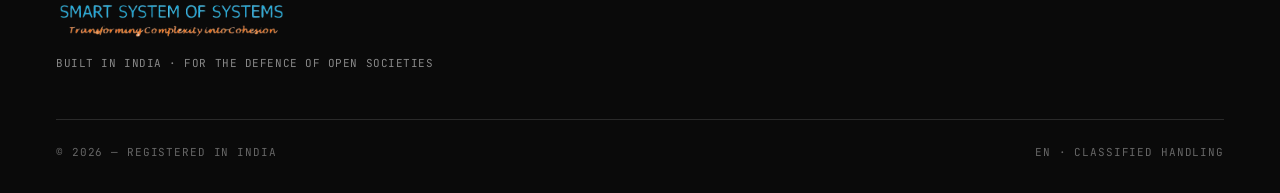
<file: mission.html>
<!DOCTYPE html>
<html lang="en">
<head>
<meta charset="UTF-8" />
<meta name="viewport" content="width=device-width, initial-scale=1.0" />
<title>Mission — Smart System of Systems</title>
<link rel="icon" type="image/png" sizes="32x32" href="assets/favicon-32.png">
<link rel="icon" type="image/png" sizes="192x192" href="assets/favicon-192.png">
<link rel="apple-touch-icon" href="assets/apple-touch-icon.png">
<link rel="preconnect" href="https://fonts.googleapis.com">
<link rel="preconnect" href="https://fonts.gstatic.com" crossorigin>
<link href="https://fonts.googleapis.com/css2?family=Inter+Tight:wght@400;500;600;700;800&family=Inter:wght@300;400;500;600&family=Fraunces:opsz,wght@9..144,300;9..144,400&family=JetBrains+Mono:wght@400;500&display=swap" rel="stylesheet">
<style>
  :root{--paper:#F5F3EE;--paper-2:#ECE9E1;--ink:#0A0A0A;--ink-2:#3A3A38;--ink-3:#7A7670;--rule:#1A1A1A;--rule-soft:#C8C4B8;--rust:#B14A22}
  *{box-sizing:border-box;margin:0;padding:0}
  html{scroll-behavior:smooth}
  html,body{background:var(--paper);color:var(--ink);font-family:'Inter',sans-serif;-webkit-font-smoothing:antialiased;line-height:1.5}
  a{color:inherit}

  .util{display:flex;justify-content:space-between;align-items:center;padding:10px 32px;background:var(--ink);color:var(--paper);font-family:'JetBrains Mono',monospace;font-size:11px;letter-spacing:0.05em}
  .util-left{display:flex;gap:32px;align-items:center}
  .util-dot{width:6px;height:6px;background:var(--rust);border-radius:50%;display:inline-block;margin-right:8px;animation:pulse 2.4s ease-in-out infinite}
  @keyframes pulse{0%,100%{opacity:1}50%{opacity:0.4}}

  .nav{display:flex;justify-content:space-between;align-items:center;padding:20px 32px;border-bottom:1px solid var(--rule)}
  .nav-mark{font-family:'Inter Tight',sans-serif;font-weight:800;font-size:18px;letter-spacing:-0.02em;text-transform:uppercase}
  .nav-mark a{text-decoration:none;color:inherit}
  .nav-mark span{color:var(--rust)}
  .nav-links{display:flex;gap:36px;font-size:13px;font-weight:500;text-transform:uppercase;letter-spacing:0.05em}
  .nav-links a{color:inherit;text-decoration:none;transition:color 0.2s}
  .nav-links a:hover{color:var(--rust)}
  .nav-cta{background:var(--ink);color:var(--paper);padding:10px 18px;font-size:12px;font-weight:600;text-transform:uppercase;letter-spacing:0.08em;text-decoration:none;display:inline-block}
  .nav-cta:hover{background:var(--rust)}

  .breadcrumb{padding:24px 56px;font-family:'JetBrains Mono',monospace;font-size:11px;letter-spacing:0.08em;text-transform:uppercase;color:var(--ink-3);border-bottom:1px solid var(--rule-soft)}
  .breadcrumb a{color:inherit;text-decoration:none}
  .breadcrumb a:hover{color:var(--rust)}
  .breadcrumb .sep{margin:0 12px;color:var(--rule-soft)}
  .breadcrumb .current{color:var(--ink)}

  .hero{padding:120px 56px 96px;border-bottom:1px solid var(--rule);max-width:1400px;margin:0 auto}
  .hero-eyebrow{font-family:'JetBrains Mono',monospace;font-size:11px;color:var(--rust);letter-spacing:0.1em;text-transform:uppercase;margin-bottom:40px;display:flex;align-items:center;gap:14px}
  .hero-eyebrow::before{content:'';width:32px;height:1px;background:var(--rust)}
  h1.hero-title{font-family:'Inter Tight',sans-serif;font-weight:700;font-size:128px;line-height:0.9;letter-spacing:-0.045em;text-transform:uppercase}
  h1.hero-title .accent{color:var(--rust)}
  .hero-lede{font-size:20px;line-height:1.6;color:var(--ink-2);max-width:720px;margin-top:48px}

  .manifesto{padding:120px 56px;border-bottom:1px solid var(--rule)}
  .manifesto-grid{display:grid;grid-template-columns:1fr 1fr;gap:80px;max-width:1400px;margin:0 auto}
  .manifesto-left{font-family:'Fraunces',serif;font-style:italic;font-weight:300;font-size:32px;line-height:1.4;color:var(--ink-2);padding-top:32px}
  .manifesto-left .accent{color:var(--rust);font-style:italic}
  .manifesto-right{display:grid;gap:48px}
  .thesis h3{font-family:'Inter Tight',sans-serif;font-weight:700;font-size:16px;text-transform:uppercase;letter-spacing:-0.01em;margin-bottom:16px}
  .thesis p{font-size:17px;line-height:1.65;color:var(--ink-2)}
  .thesis p strong{color:var(--ink);font-weight:500}

  . conviction{padding:96px 56px;background:var(--paper-2);border-top:1px solid var(--rule);border-bottom:1px solid var(--rule)}
  .conviction-grid{display:grid;grid-template-columns:repeat(3,1fr);gap:0;border-top:1px solid var(--rule);max-width:1400px;margin:0 auto}
  .conviction{padding:48px 32px;border-right:1px solid var(--rule);border-bottom:1px solid var(--rule)}
  .conviction:nth-child(3n){border-right:none}
  .conviction-num{font-family:'JetBrains Mono',monospace;font-size:11px;color:var(--rust);letter-spacing:0.05em;margin-bottom:18px}
  .conviction-title{font-family:'Inter Tight',sans-serif;font-weight:700;font-size:22px;text-transform:uppercase;letter-spacing:-0.015em;margin-bottom:14px}
  .conviction-body{font-size:15px;line-height:1.6;color:var(--ink-2)}

  .statement{padding:120px 56px;border-bottom:1px solid var(--rule);max-width:1200px;margin:0 auto;text-align:center}
  .statement-quote{font-family:'Fraunces',serif;font-style:italic;font-weight:300;font-size:42px;line-height:1.3;color:var(--ink);margin-bottom:32px}
  .statement-quote .accent{color:var(--rust)}
  .statement-author{font-family:'JetBrains Mono',monospace;font-size:11px;color:var(--ink-3);letter-spacing:0.1em;text-transform:uppercase}

  .footer{background:var(--ink);color:var(--paper);padding:64px 56px 32px}
  .footer-top{display:grid;grid-template-columns:2fr 1fr 1fr 1fr;gap:48px;padding-bottom:48px;border-bottom:1px solid #2A2A2A}
  .footer-mark{font-family:'Inter Tight',sans-serif;font-weight:800;font-size:32px;text-transform:uppercase;letter-spacing:-0.02em;line-height:1}
  .footer-mark a{text-decoration:none;color:inherit}
  .footer-mark span{color:var(--rust)}
  .footer-tag{font-family:'JetBrains Mono',monospace;font-size:11px;color:#888;margin-top:14px;letter-spacing:0.05em;text-transform:uppercase}
  .footer-col h4{font-family:'JetBrains Mono',monospace;font-size:11px;color:#888;letter-spacing:0.08em;text-transform:uppercase;margin-bottom:18px;font-weight:500}
  .footer-col a{display:block;color:var(--paper);text-decoration:none;font-size:14px;padding:6px 0;font-weight:500}
  .footer-col a:hover{color:var(--rust)}
  .footer-bottom{display:flex;justify-content:space-between;font-family:'JetBrains Mono',monospace;font-size:11px;color:#666;letter-spacing:0.08em;text-transform:uppercase;padding-top:24px}
</style>
<link rel="stylesheet" href="mobile.css">
</head>
<body>
  <nav class="nav">
    <div class="nav-mark"><a href="index.html" style="text-decoration:none;color:inherit;display:flex;align-items:center;gap:14px"><img class="brand-emblem" src="assets/ssos-logo.png" alt="Smart System of Systems logo" width="53" height="64"><span>SMART SYSTEM OF SYSTEMS</span></a></div>
    <div class="nav-links">
      <a href="platforms.html">Platforms</a><a href="capabilities.html">Capabilities</a><a href="architecture.html">Architecture</a><a href="mission.html">Mission</a><a href="careers.html">Careers</a>
    </div>
    <a class="nav-cta" href="briefing.html">REQUEST BRIEFING →</a>
  </nav>

  <div class="breadcrumb">
    <a href="index.html">Home</a>
    <span class="sep">/</span>
    <span class="current">Mission</span>
  </div>

  <section class="hero">
    <div class="hero-eyebrow">MISSION STATEMENT — 2026</div>
    <h1 class="hero-title">Transforming Complexity into <span class="accent">Cohesion.</span></h1>
    <p class="hero-lede">The next defining advantage will not be a faster missile. It will be the silent connective tissue beneath them — the system that makes a thousand independent assets behave as a single coherent intelligence. India cannot import this. India must architect it.</p>
  </section>

  <section class="manifesto">
    <div class="manifesto-grid">
      <div class="manifesto-left">
        <p>For thirty years, defence procurement has produced an archipelago of brilliance. Radars that cannot speak to drones. Drones that cannot speak to operators. Operators forced to triangulate by hand.</p>
        <p style="margin-top:32px">The result is overwhelming spend with <span class="accent">underwhelming coherence</span>.</p>
        <p style="margin-top:32px">We exist to build the connective tissue beneath this archipelago. Not a dashboard. Not an analytics layer. The operating substrate of sovereign defence — owned, audited, deployed under national authority.</p>
      </div>
      <div class="manifesto-right">
        <div class="thesis">
          <h3>Thesis I — The decisive advantage is coherence</h3>
          <p>Modern warfare is won by the side that can decide and act faster. Speed is not platforms. Speed is <strong>coherence</strong> — the ability to fuse, reason, and coordinate across domains in seconds, not hours.</p>
        </div>
        <div class="thesis">
          <h3>Thesis II — Sovereignty is non-negotiable</h3>
          <p>India cannot outsource the intelligence layer of its defence. Models, weights, and operational data must remain inside national jurisdiction. No foreign telemetry. No black boxes. No dependencies that become leverage.</p>
        </div>
        <div class="thesis">
          <h3>Thesis III — The human remains the authority</h3>
          <p>Our systems augment operators with options, not replace them with verdicts. Every recommendation includes provenance, confidence, and counterfactual. The human decides. The system enables.</p>
        </div>
        <div class="thesis">
          <h3>Thesis IV — Contested ground is where we ship</h3>
          <p>GPS-denied. Comms-degraded. Jammed. The system continues to coordinate — gracefully degraded, never silent. We build for the edge, not the data centre.</p>
        </div>
      </div>
    </div>
  </section>

  <section class="conviction">
    <div class="conviction-grid">
      <div class="conviction">
        <div class="conviction-num">→ I</div>
        <div class="conviction-title">Sovereign first</div>
        <div class="conviction-body">Every line of code we deploy in Indian defence is written, reviewed, and maintained under Indian jurisdiction. No exceptions.</div>
      </div>
      <div class="conviction">
        <div class="conviction-num">→ II</div>
        <div class="conviction-title">Edge-native</div>
        <div class="conviction-body">We assume no cloud. We assume degraded links. We assume the adversary is active. The system works where it matters — at the edge.</div>
      </div>
      <div class="conviction">
        <div class="conviction-num">→ III</div>
        <div class="conviction-title">Compose, don't replace</div>
        <div class="conviction-body">We absorb existing fleet — legacy radars, off-the-shelf drones, allied systems. No rip-and-replace. No platform lock-in.</div>
      </div>
      <div class="conviction">
        <div class="conviction-num">→ IV</div>
        <div class="conviction-title">Provenance preserved</div>
        <div class="conviction-body">Every decision, inference, and recommendation is traceable to its source. No opaque models. No unexplainable verdicts.</div>
      </div>
      <div class="conviction">
        <div class="conviction-num">→ V</div>
        <div class="conviction-title">Graceful degradation</div>
        <div class="conviction-body">When links fail, when sensors drop, when platforms are lost — the system degrades gracefully, continuing to coordinate at reduced capacity.</div>
      </div>
      <div class="conviction">
        <div class="conviction-num">→ VI</div>
        <div class="conviction-title">Built for open societies</div>
        <div class="conviction-body">We design for democratic oversight, civilian control, and the values of open societies. Not autocracies. Not repression.</div>
      </div>
    </div>
  </section>

  <section class="statement">
    <div class="statement-quote">Transforming Complexity into <span class="accent">Cohesion.</span></div>
    <div class="statement-author">— Company mission statement</div>
  </section>

  <footer class="footer">
    <div class="footer-top">
      <div>
        <div class="footer-mark"><a href="index.html" style="text-decoration:none;color:inherit;display:flex;align-items:center;gap:14px"><img class="brand-logo-full" src="assets/ssos-logo.png" alt="Smart System of Systems — Transforming Complexity into Cohesion" width="231" height="280"></a></div>
        <div class="footer-tag">BUILT IN INDIA · FOR THE DEFENCE OF OPEN SOCIETIES</div>
      </div>
      <div class="footer-col"><h4>COMPANY</h4><a href="about.html">About</a><a href="careers.html">Careers</a></div>
      <div class="footer-col"><h4>CONTACT</h4><a href="briefing.html">Briefing</a></div>
    </div>
    <div class="footer-bottom">
      <span>© 2026 — REGISTERED IN INDIA</span>
      <span>EN · CLASSIFIED HANDLING</span>
    </div>
  </footer>
</body>
</html>
</file>
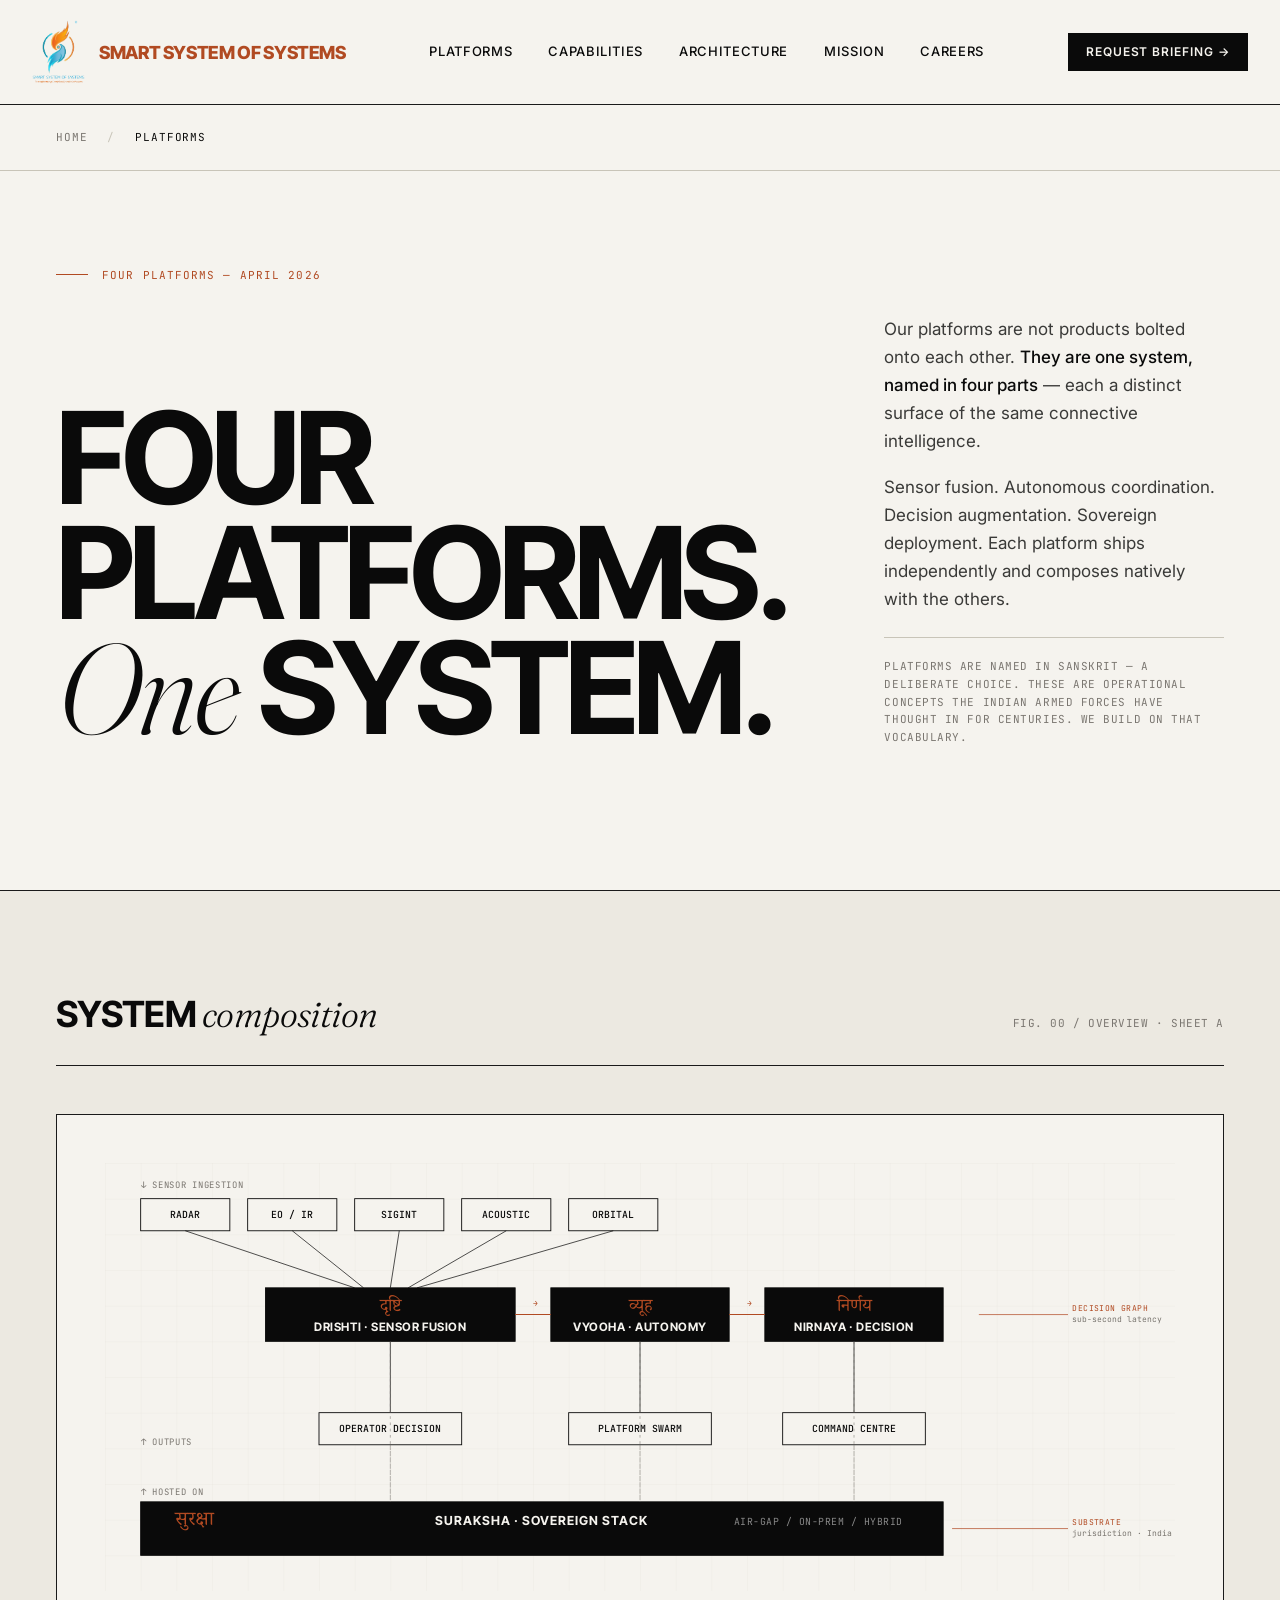
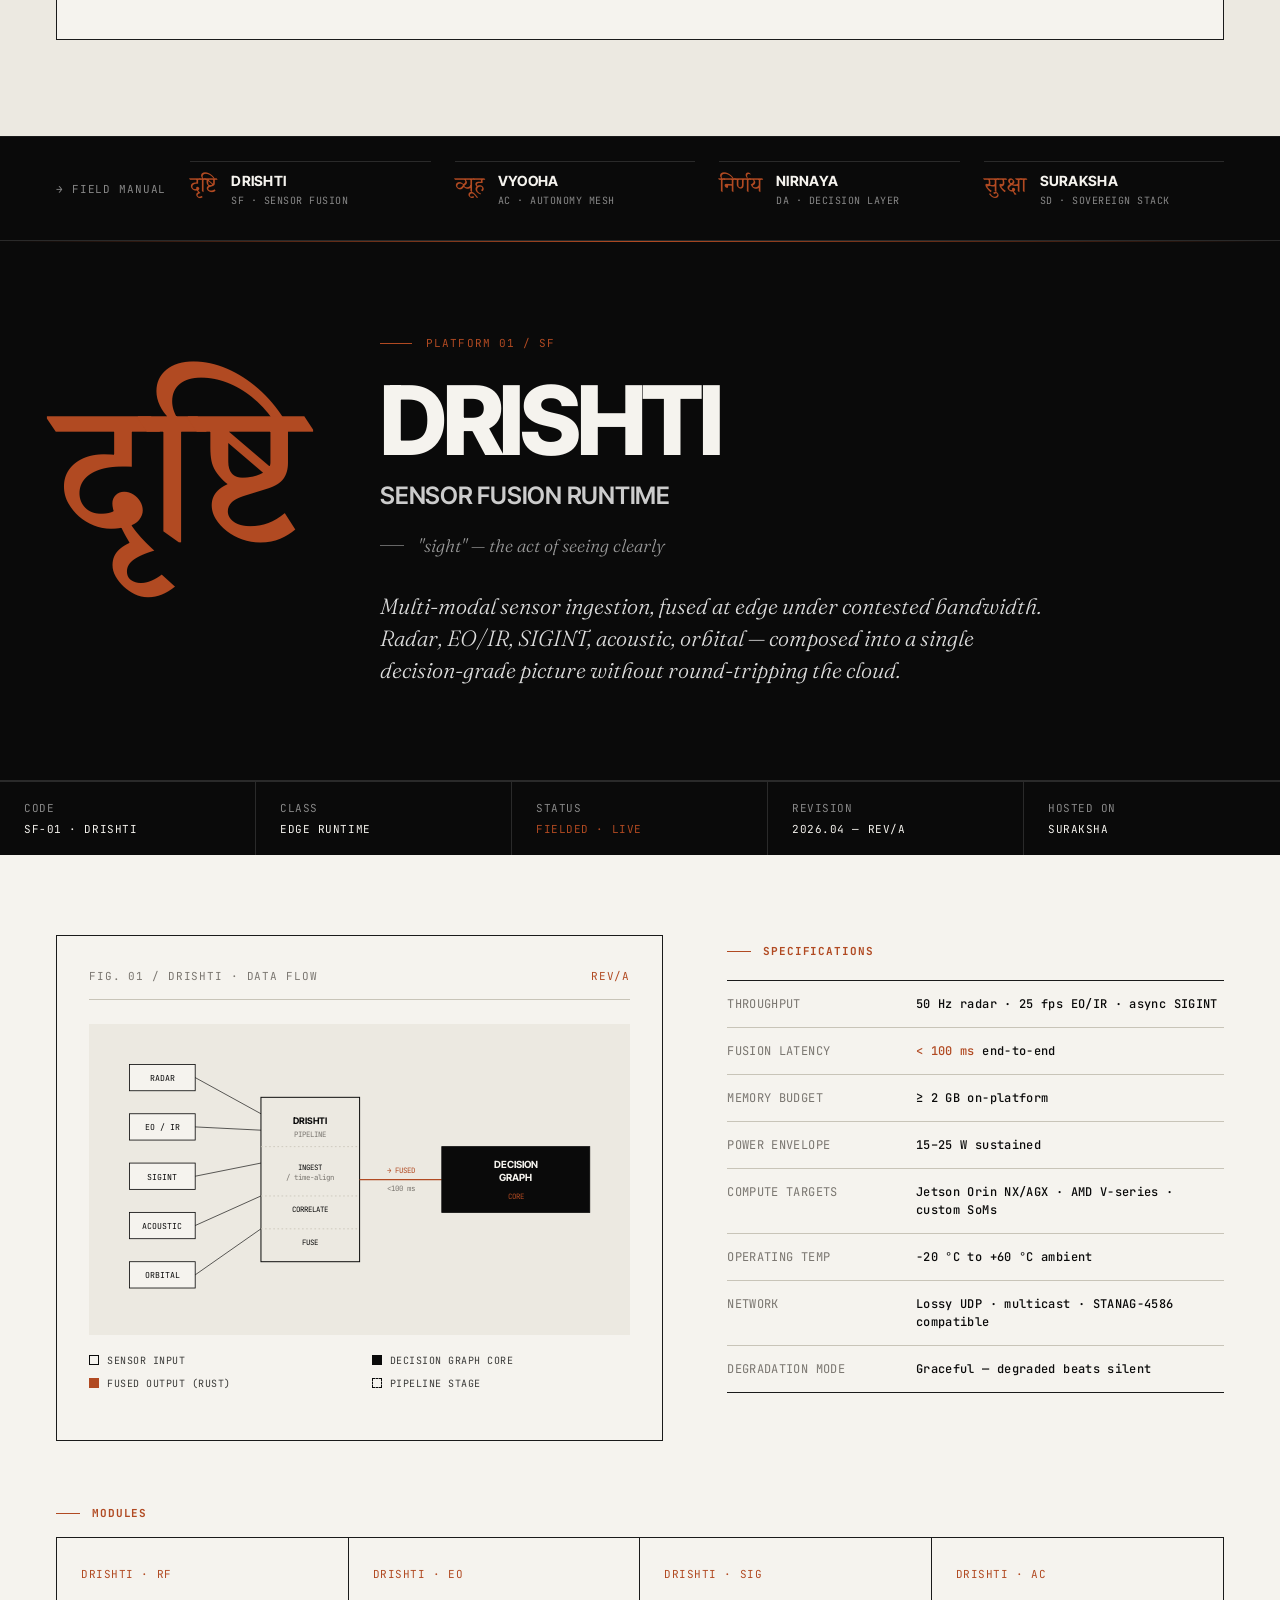
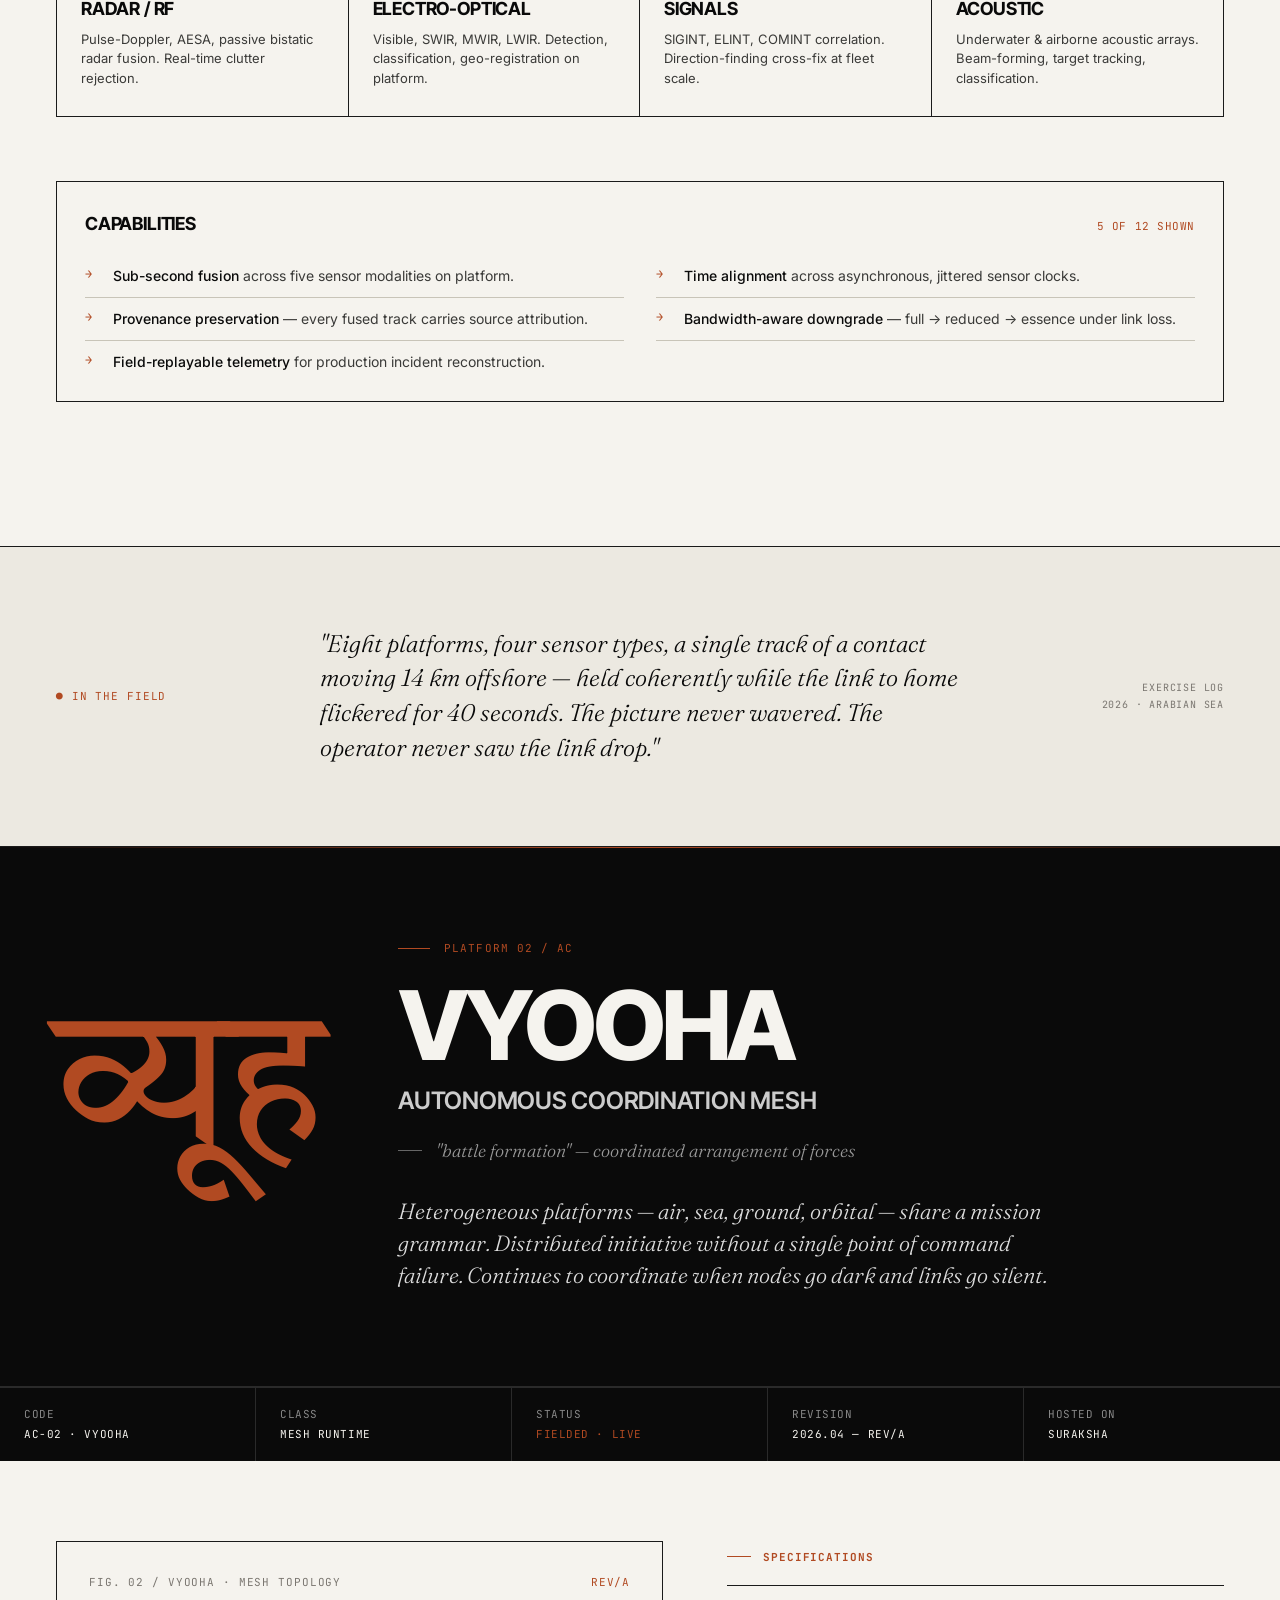
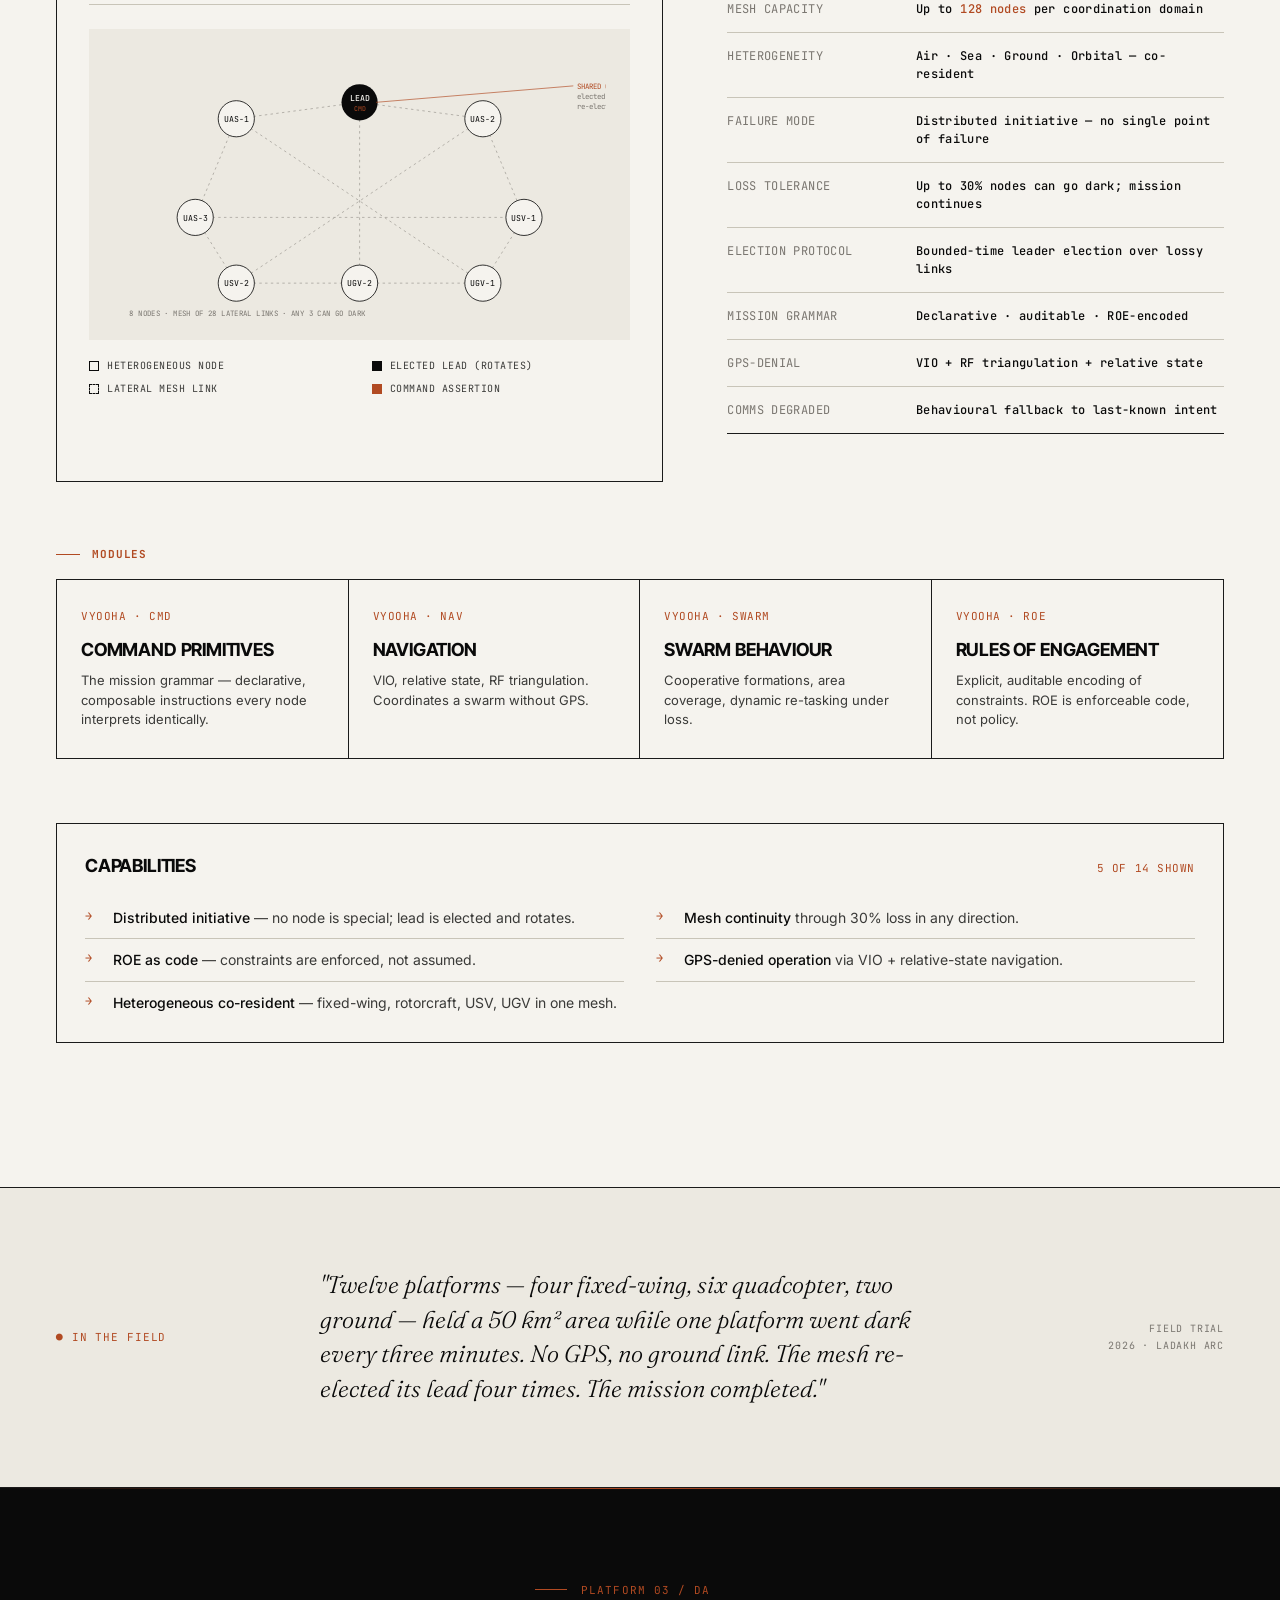
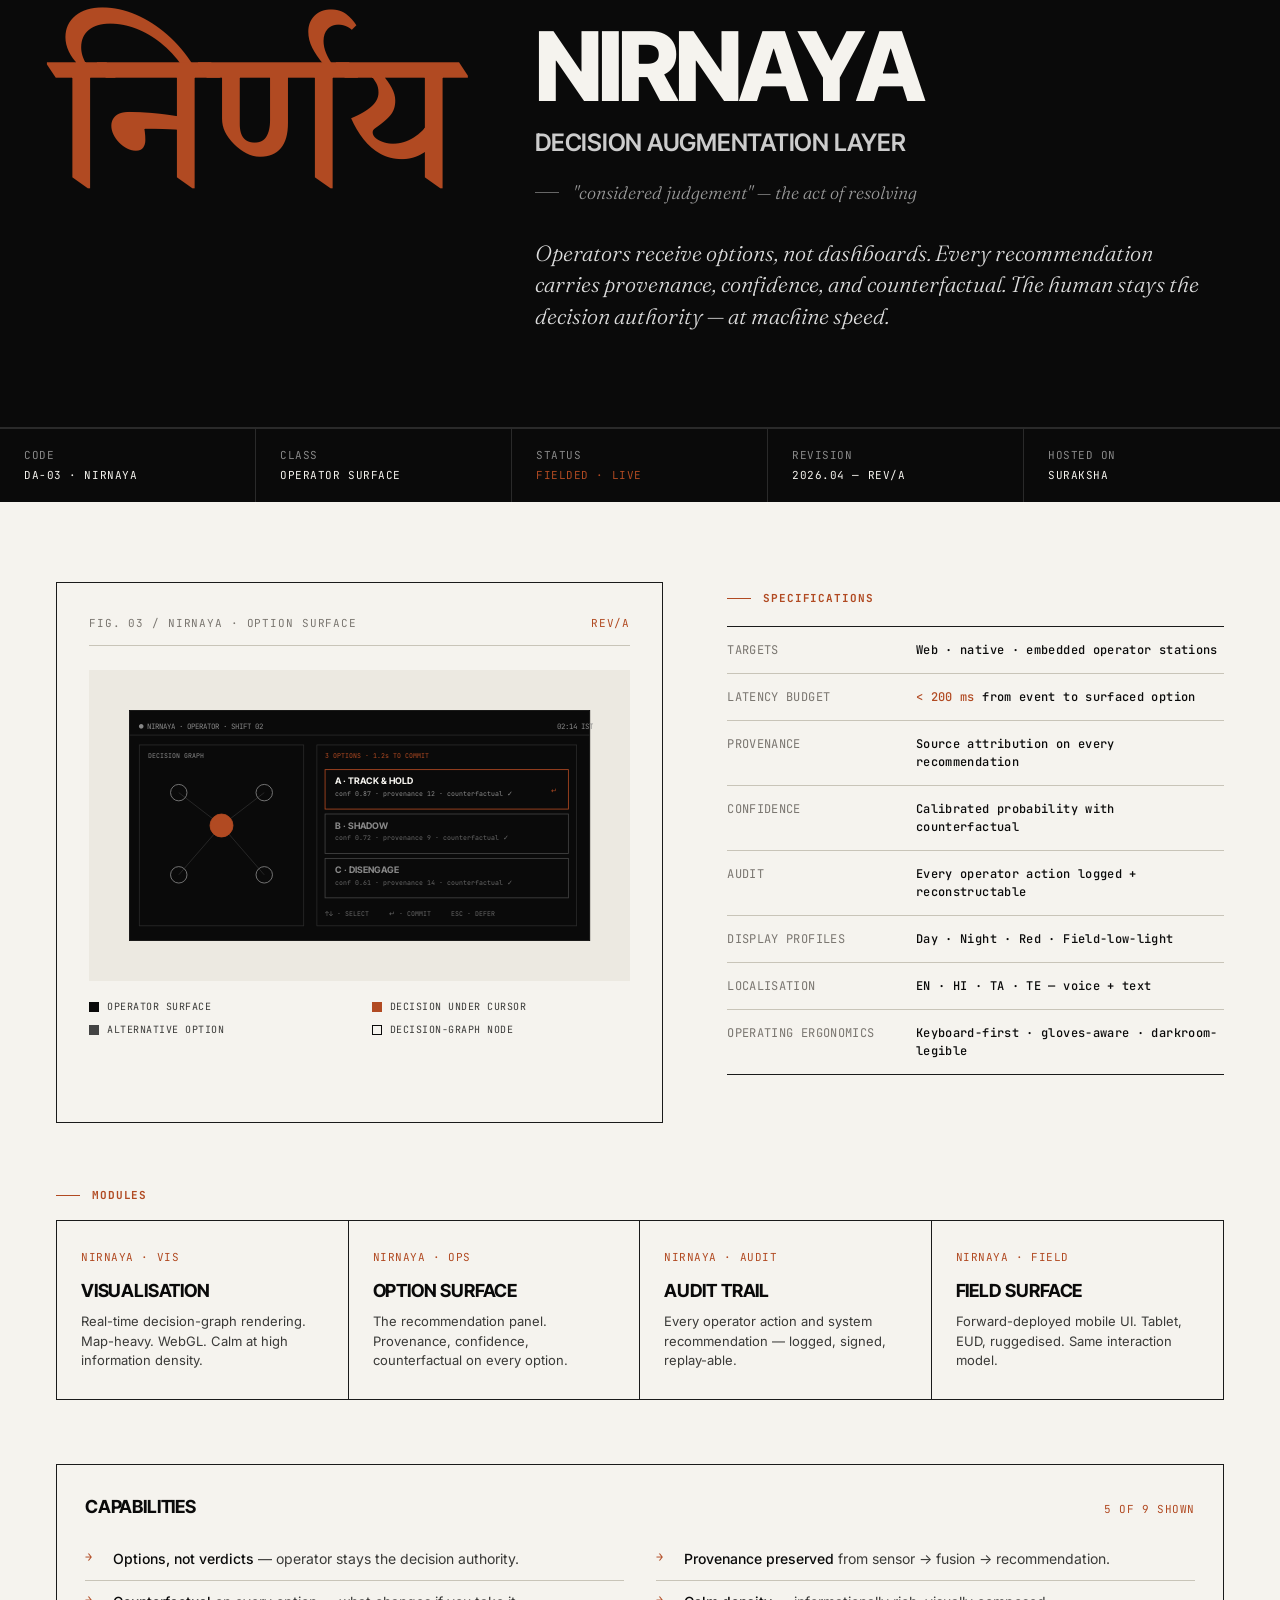
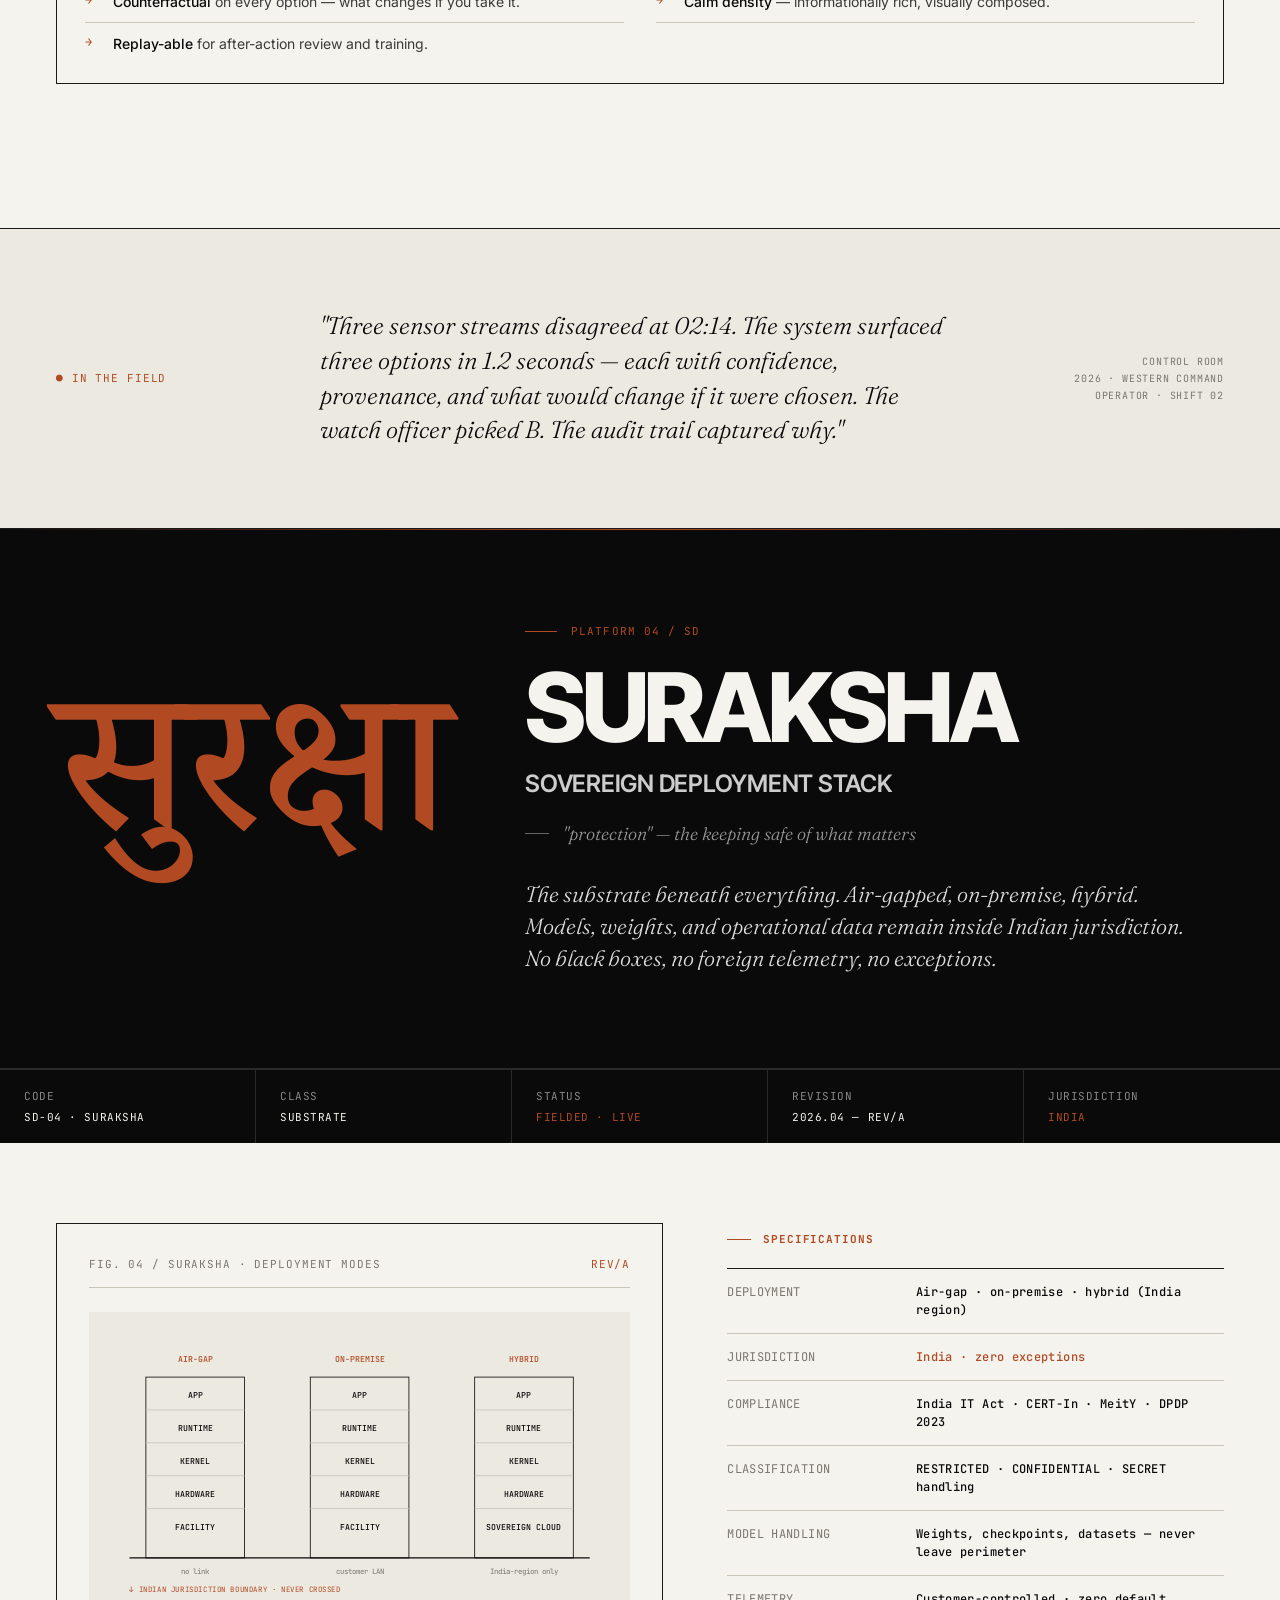
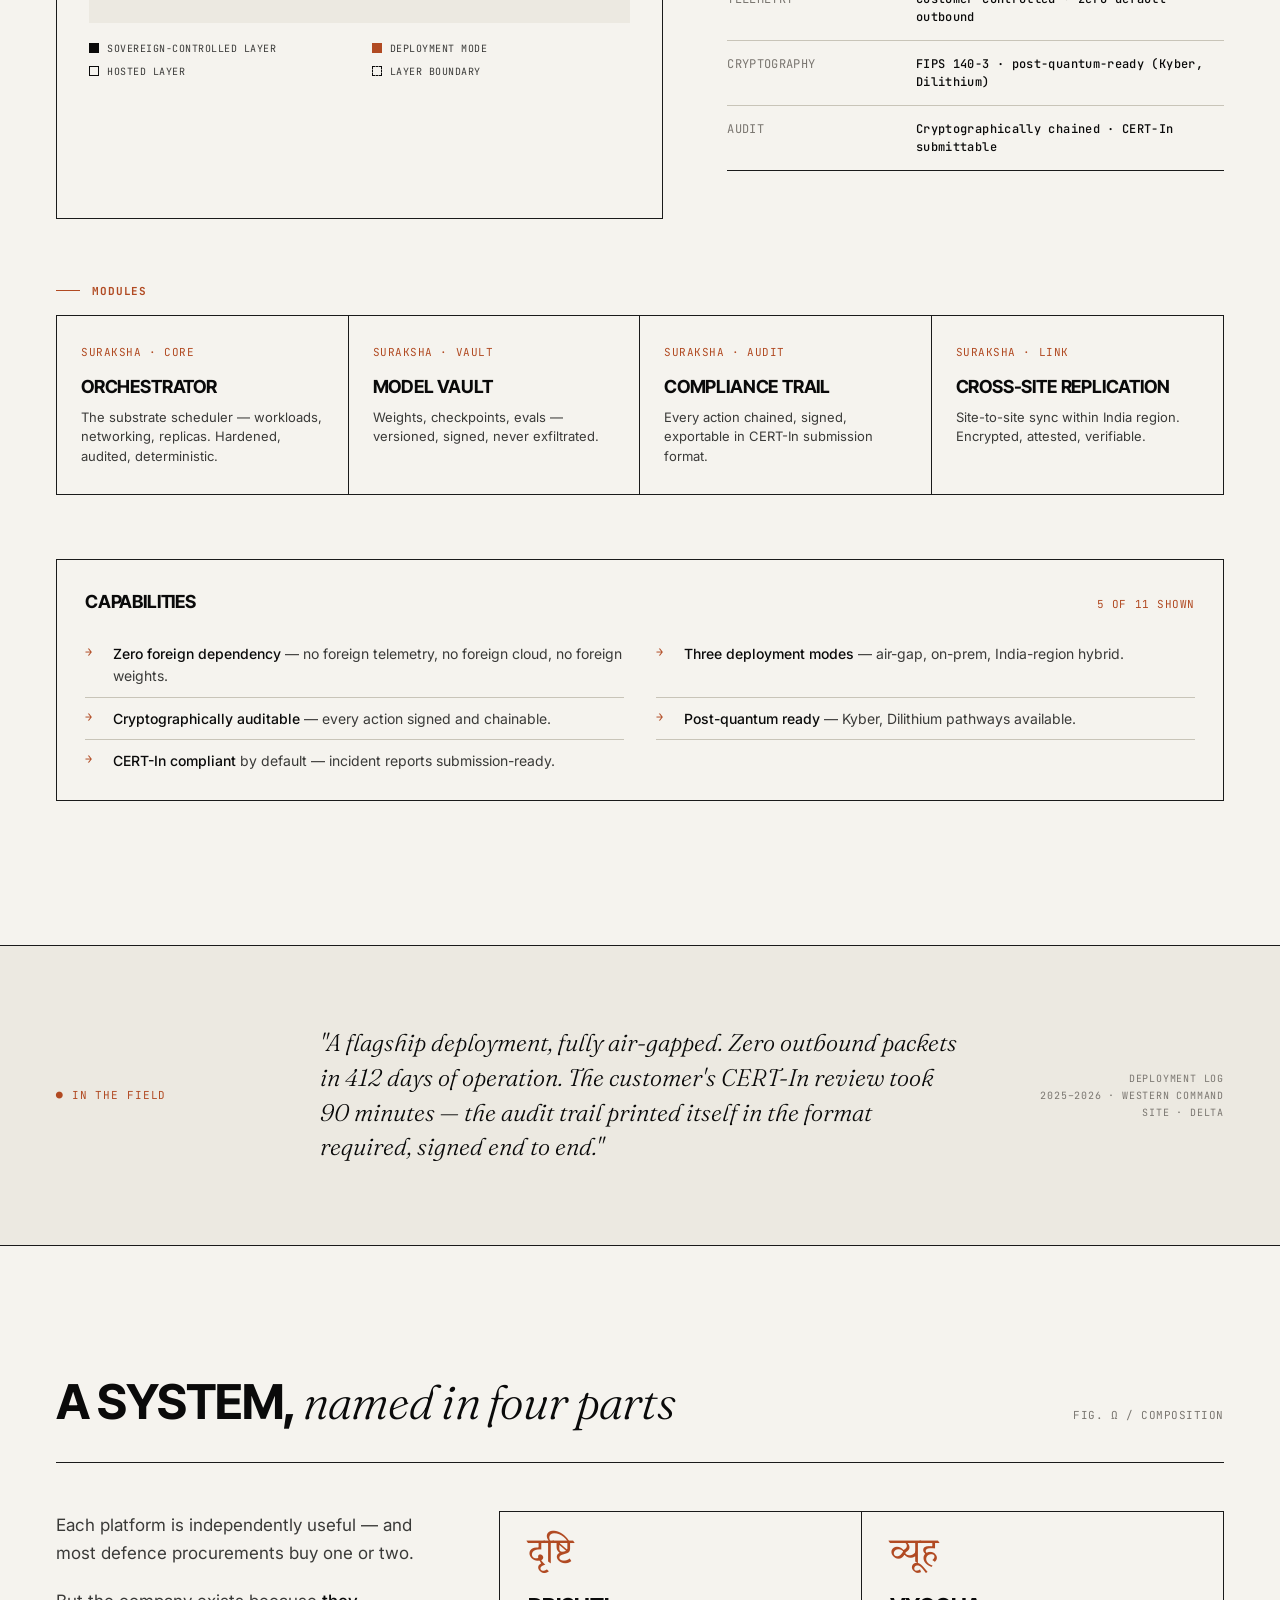
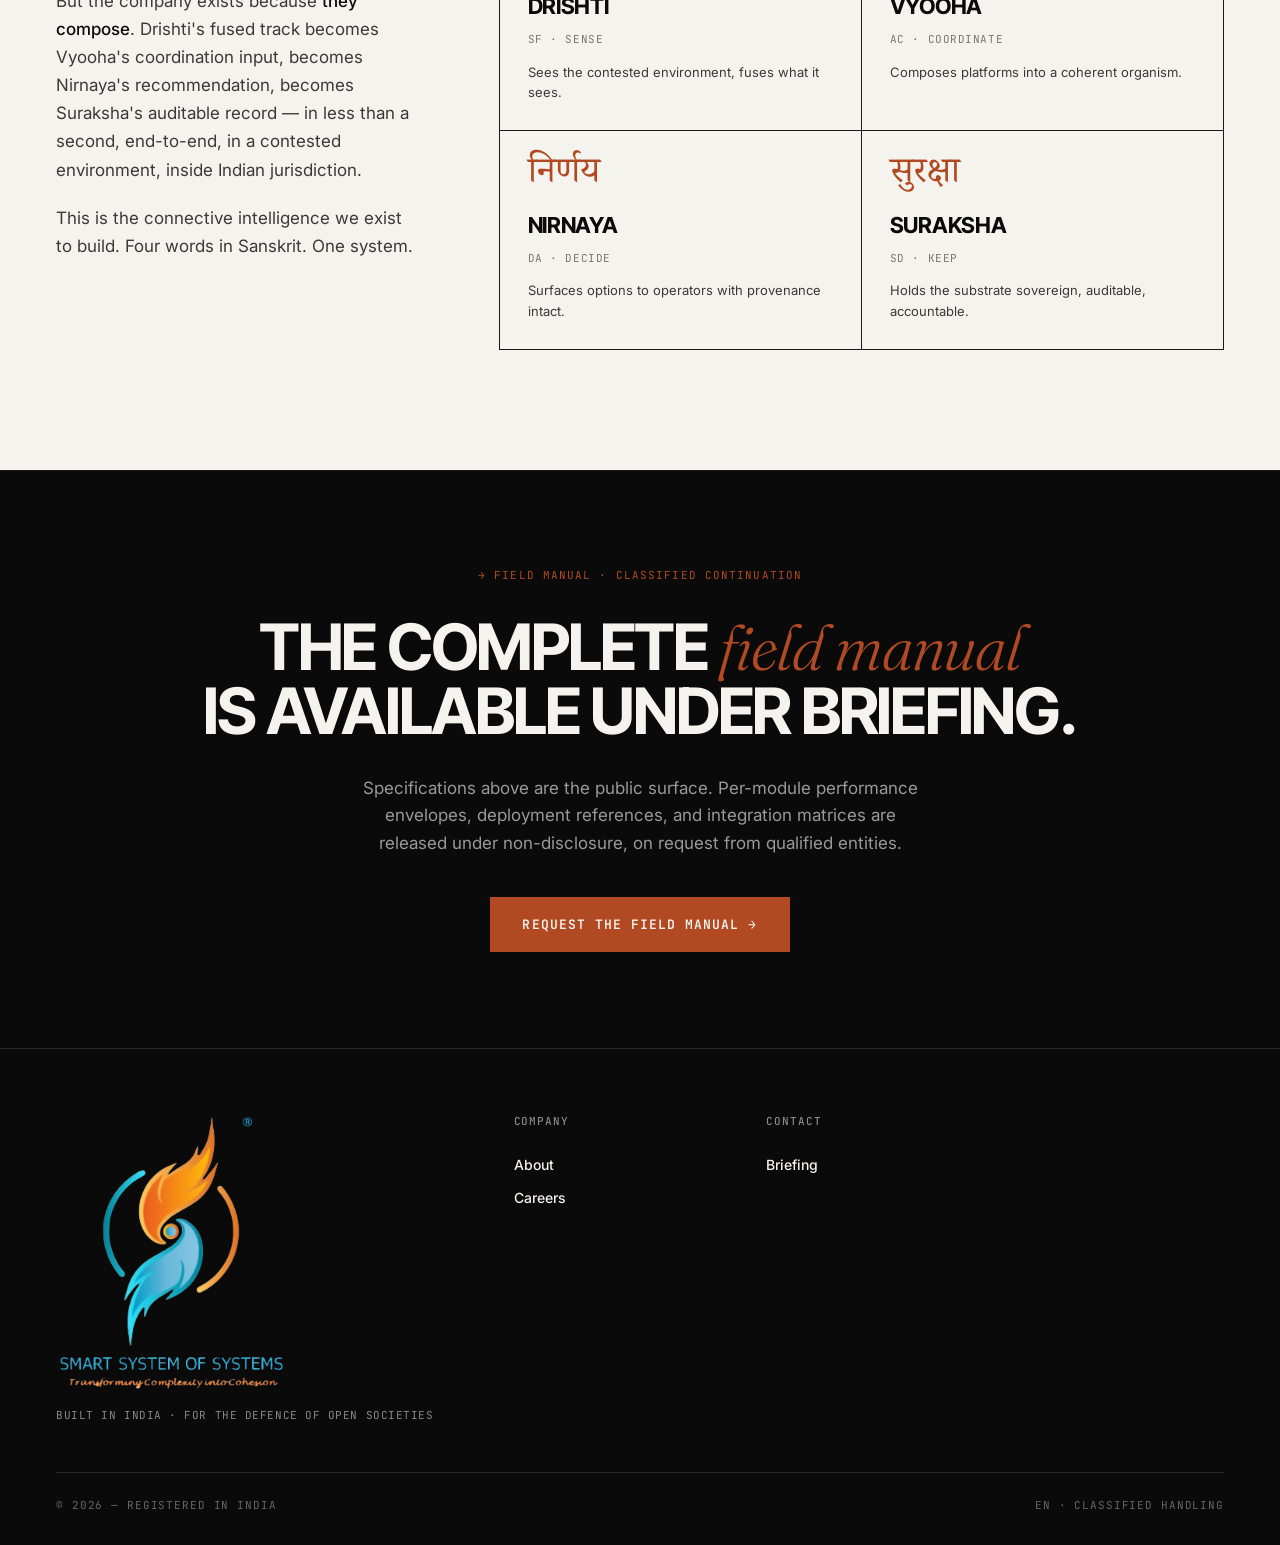
<file: platforms.html>
<!DOCTYPE html>
<html lang="en">
<head>
<meta charset="UTF-8" />
<meta name="viewport" content="width=device-width, initial-scale=1.0" />
<title>Platforms — Smart System of Systems</title>
<link rel="icon" type="image/png" sizes="32x32" href="assets/favicon-32.png">
<link rel="icon" type="image/png" sizes="192x192" href="assets/favicon-192.png">
<link rel="apple-touch-icon" href="assets/apple-touch-icon.png">
<link rel="preconnect" href="https://fonts.googleapis.com">
<link rel="preconnect" href="https://fonts.gstatic.com" crossorigin>
<link href="https://fonts.googleapis.com/css2?family=Inter+Tight:wght@400;500;600;700;800&family=Inter:wght@300;400;500;600&family=Fraunces:opsz,wght@9..144,300;9..144,400&family=JetBrains+Mono:wght@400;500&family=Noto+Serif+Devanagari:wght@400;500;600&display=swap" rel="stylesheet">
<style>
  :root{--paper:#F5F3EE;--paper-2:#ECE9E1;--ink:#0A0A0A;--ink-2:#3A3A38;--ink-3:#7A7670;--rule:#1A1A1A;--rule-soft:#C8C4B8;--rust:#B14A22}
  *{box-sizing:border-box;margin:0;padding:0}
  html{scroll-behavior:smooth}
  html,body{background:var(--paper);color:var(--ink);font-family:'Inter',sans-serif;-webkit-font-smoothing:antialiased;line-height:1.5}
  a{color:inherit}

  .util{display:flex;justify-content:space-between;align-items:center;padding:10px 32px;background:var(--ink);color:var(--paper);font-family:'JetBrains Mono',monospace;font-size:11px;letter-spacing:0.05em}
  .util-left{display:flex;gap:32px;align-items:center}
  .util-dot{width:6px;height:6px;background:var(--rust);border-radius:50%;display:inline-block;margin-right:8px;animation:pulse 2.4s ease-in-out infinite}
  @keyframes pulse{0%,100%{opacity:1}50%{opacity:0.4}}

  .nav{display:flex;justify-content:space-between;align-items:center;padding:20px 32px;border-bottom:1px solid var(--rule)}
  .nav-mark{font-family:'Inter Tight',sans-serif;font-weight:800;font-size:18px;letter-spacing:-0.02em;text-transform:uppercase}
  .nav-mark a{text-decoration:none;color:inherit}
  .nav-mark span{color:var(--rust)}
  .nav-links{display:flex;gap:36px;font-size:13px;font-weight:500;text-transform:uppercase;letter-spacing:0.05em}
  .nav-links a{color:inherit;text-decoration:none;transition:color 0.2s}
  .nav-links a:hover{color:var(--rust)}
  .nav-cta{background:var(--ink);color:var(--paper);padding:10px 18px;font-size:12px;font-weight:600;text-transform:uppercase;letter-spacing:0.08em;text-decoration:none;display:inline-block}
  .nav-cta:hover{background:var(--rust)}

  .breadcrumb{padding:24px 56px;font-family:'JetBrains Mono',monospace;font-size:11px;letter-spacing:0.08em;text-transform:uppercase;color:var(--ink-3);border-bottom:1px solid var(--rule-soft)}
  .breadcrumb a{color:inherit;text-decoration:none}
  .breadcrumb a:hover{color:var(--rust)}
  .breadcrumb .sep{margin:0 12px;color:var(--rule-soft)}
  .breadcrumb .current{color:var(--ink)}

  /* Hero — system manifest */
  .hero{padding:96px 56px 80px;border-bottom:1px solid var(--rule);max-width:1400px;margin:0 auto}
  .hero-eyebrow{font-family:'JetBrains Mono',monospace;font-size:11px;color:var(--rust);letter-spacing:0.1em;text-transform:uppercase;margin-bottom:32px;display:flex;align-items:center;gap:14px}
  .hero-eyebrow::before{content:'';width:32px;height:1px;background:var(--rust)}
  .hero-grid{display:grid;grid-template-columns:1.4fr 1fr;gap:96px;align-items:end;margin-bottom:64px}
  h1.hero-title{font-family:'Inter Tight',sans-serif;font-weight:700;font-size:128px;line-height:0.9;letter-spacing:-0.045em;text-transform:uppercase}
  h1.hero-title .accent{color:var(--rust)}
  h1.hero-title em{font-family:'Fraunces',serif;font-style:italic;font-weight:300;text-transform:none;letter-spacing:-0.02em}
  .hero-right p{font-size:17px;line-height:1.65;color:var(--ink-2);margin-bottom:18px;max-width:480px}
  .hero-right p strong{color:var(--ink);font-weight:500}
  .hero-right .sanskrit-note{margin-top:24px;padding-top:20px;border-top:1px solid var(--rule-soft);font-family:'JetBrains Mono',monospace;font-size:11px;color:var(--ink-3);letter-spacing:0.05em;text-transform:uppercase;line-height:1.6}

  /* System overview — wide diagram */
  .system-overview{padding:96px 56px;background:var(--paper-2);border-bottom:1px solid var(--rule)}
  .system-head{max-width:1400px;margin:0 auto 48px;display:flex;justify-content:space-between;align-items:baseline;border-bottom:1px solid var(--rule);padding-bottom:24px}
  .system-title{font-family:'Inter Tight',sans-serif;font-weight:700;font-size:36px;text-transform:uppercase;letter-spacing:-0.025em}
  .system-title em{font-family:'Fraunces',serif;font-style:italic;font-weight:300;text-transform:none;letter-spacing:-0.015em}
  .system-meta{font-family:'JetBrains Mono',monospace;font-size:11px;color:var(--ink-3);letter-spacing:0.05em;text-transform:uppercase}
  .system-svg-wrap{max-width:1400px;margin:0 auto;background:var(--paper);border:1px solid var(--rule);padding:48px}
  .system-svg-wrap svg{width:100%;height:auto;display:block}

  /* Platform index */
  .platform-index{background:var(--ink);color:var(--paper);padding:24px 56px;position:sticky;top:0;z-index:10;border-bottom:1px solid #2A2A2A}
  .platform-index-grid{display:grid;grid-template-columns:auto repeat(4,1fr);gap:24px;align-items:center}
  .platform-index-label{font-family:'JetBrains Mono',monospace;font-size:11px;color:#888;letter-spacing:0.08em;text-transform:uppercase}
  .platform-index-link{display:grid;grid-template-columns:auto 1fr;gap:14px;align-items:center;text-decoration:none;color:#999;padding:8px 0;border-top:1px solid #2A2A2A;transition:color 0.2s,border-color 0.2s}
  .platform-index-link:hover{color:var(--rust);border-top-color:var(--rust)}
  .platform-index-link .deva{font-family:'Noto Serif Devanagari',serif;font-size:22px;color:var(--rust);line-height:1}
  .platform-index-link .name{font-family:'Inter Tight',sans-serif;font-weight:700;font-size:14px;color:var(--paper);text-transform:uppercase;letter-spacing:0.02em}
  .platform-index-link .name span{display:block;font-size:10px;color:#888;font-weight:400;letter-spacing:0.05em;margin-top:2px;font-family:'JetBrains Mono',monospace}

  /* Platform spec sheet */
  .platform{scroll-margin-top:80px}

  .platform-title-card{padding:80px 56px 0;background:var(--ink);color:var(--paper);position:relative;display:grid;grid-template-columns:auto 1fr;gap:80px;align-items:center;min-height:60vh;border-bottom:1px solid #2A2A2A;overflow:hidden}
  .platform-title-card::before{content:'';position:absolute;left:0;top:0;right:0;height:1px;background:linear-gradient(90deg,transparent,var(--rust),transparent)}
  .deva-display{font-family:'Noto Serif Devanagari',serif;font-weight:500;font-size:200px;line-height:0.85;color:var(--rust);letter-spacing:-0.02em;align-self:center;padding-bottom:80px}
  .platform-headline-block{padding-bottom:80px}
  .platform-headline-block .eyebrow{font-family:'JetBrains Mono',monospace;font-size:11px;color:var(--rust);letter-spacing:0.1em;text-transform:uppercase;margin-bottom:24px;display:flex;align-items:center;gap:14px}
  .platform-headline-block .eyebrow::before{content:'';width:32px;height:1px;background:var(--rust)}
  .platform-headline-block h2{font-family:'Inter Tight',sans-serif;font-weight:800;font-size:96px;line-height:0.92;letter-spacing:-0.045em;text-transform:uppercase;margin-bottom:14px}
  .platform-headline-block .english-name{font-family:'Inter Tight',sans-serif;font-weight:600;font-size:24px;text-transform:uppercase;letter-spacing:-0.01em;color:#CCC;margin-bottom:18px}
  .platform-headline-block .meaning{font-family:'Fraunces',serif;font-style:italic;font-weight:300;font-size:18px;color:#999;margin-bottom:32px;display:flex;align-items:center;gap:14px}
  .platform-headline-block .meaning::before{content:'';width:24px;height:1px;background:#666}
  .platform-headline-block .tagline{font-family:'Fraunces',serif;font-style:italic;font-weight:300;font-size:22px;color:#DDD;line-height:1.45;max-width:680px}

  .meta-strip{display:grid;background:var(--ink);color:var(--paper);grid-template-columns:repeat(5,1fr);font-family:'JetBrains Mono',monospace;font-size:11px;letter-spacing:0.05em;text-transform:uppercase;border-top:1px solid #2A2A2A}
  .meta-strip > div{padding:18px 24px;border-right:1px solid #2A2A2A}
  .meta-strip > div:last-child{border-right:none}
  .meta-strip .label{color:#888;display:block;margin-bottom:4px}
  .meta-strip .value{color:var(--paper)}
  .meta-strip .value.rust{color:var(--rust)}

  /* Platform body — split into spec sheet sections */
  .platform-body{padding:80px 56px;max-width:1400px;margin:0 auto}

  .body-grid{display:grid;grid-template-columns:1.1fr 0.9fr;gap:64px;margin-bottom:64px}

  .schematic-card{background:var(--paper);border:1px solid var(--rule);padding:32px}
  .schematic-card .header{display:flex;justify-content:space-between;align-items:baseline;font-family:'JetBrains Mono',monospace;font-size:11px;letter-spacing:0.08em;text-transform:uppercase;color:var(--ink-3);margin-bottom:24px;padding-bottom:14px;border-bottom:1px solid var(--rule-soft)}
  .schematic-card .header .rev{color:var(--rust)}
  .schematic-card svg{width:100%;height:auto;display:block;background:var(--paper-2);padding:24px;margin-bottom:18px}
  .schematic-card .legend{display:grid;grid-template-columns:1fr 1fr;gap:8px 24px;font-family:'JetBrains Mono',monospace;font-size:10px;letter-spacing:0.05em;text-transform:uppercase;color:var(--ink-2)}
  .schematic-card .legend-item{display:flex;align-items:center;gap:8px}
  .legend-swatch{width:10px;height:10px;border:1px solid var(--ink)}
  .legend-swatch.rust{background:var(--rust);border-color:var(--rust)}
  .legend-swatch.solid{background:var(--ink)}

  .spec-stack h3{font-family:'JetBrains Mono',monospace;font-size:11px;letter-spacing:0.08em;text-transform:uppercase;color:var(--rust);margin-bottom:20px;display:flex;align-items:center;gap:12px;padding-top:8px}
  .spec-stack h3::before{content:'';width:24px;height:1px;background:var(--rust)}
  .spec-table{width:100%;border-collapse:collapse;margin-bottom:48px;font-family:'JetBrains Mono',monospace;font-size:12px}
  .spec-table tr{border-bottom:1px solid var(--rule-soft)}
  .spec-table tr:first-child{border-top:1px solid var(--rule)}
  .spec-table tr:last-child{border-bottom:1px solid var(--rule)}
  .spec-table td{padding:14px 0;line-height:1.5;letter-spacing:0.03em;vertical-align:top}
  .spec-table td:first-child{color:var(--ink-3);text-transform:uppercase;width:38%;padding-right:24px}
  .spec-table td:last-child{color:var(--ink);font-weight:500}
  .spec-table td:last-child .accent{color:var(--rust)}

  /* Modules row */
  .modules-row{display:grid;grid-template-columns:repeat(4,1fr);border:1px solid var(--rule);margin-bottom:64px}
  .module{padding:28px 24px;border-right:1px solid var(--rule);position:relative}
  .module:last-child{border-right:none}
  .module .code{font-family:'JetBrains Mono',monospace;font-size:11px;color:var(--rust);letter-spacing:0.05em;margin-bottom:12px}
  .module .name{font-family:'Inter Tight',sans-serif;font-weight:700;font-size:18px;text-transform:uppercase;letter-spacing:-0.01em;margin-bottom:8px}
  .module .desc{font-size:13px;line-height:1.5;color:var(--ink-2)}

  /* Capabilities row */
  .cap-int-grid{display:grid;grid-template-columns:1fr;gap:32px;margin-bottom:64px}
  .cap-block{border:1px solid var(--rule);padding:28px}
  .cap-block h4{font-family:'Inter Tight',sans-serif;font-weight:700;font-size:18px;text-transform:uppercase;letter-spacing:-0.01em;margin-bottom:18px;display:flex;justify-content:space-between;align-items:baseline}
  .cap-block h4 .count{font-family:'JetBrains Mono',monospace;font-size:11px;color:var(--rust);font-weight:400;letter-spacing:0.05em}
  .cap-list{list-style:none;display:grid;grid-template-columns:1fr 1fr;gap:0 32px}
  .cap-list li{display:grid;grid-template-columns:18px 1fr;gap:10px;padding:10px 0;font-size:14px;line-height:1.55;color:var(--ink-2);border-bottom:1px solid var(--rule-soft)}
  .cap-list li:last-child{border-bottom:none;padding-bottom:0}
  .cap-list li::before{content:'→';color:var(--rust);font-family:'JetBrains Mono',monospace;font-size:12px}
  .cap-list li strong{color:var(--ink);font-weight:500}

  /* Field strip — cinematic vignette */
  .field-strip{background:var(--paper-2);border-top:1px solid var(--rule);border-bottom:1px solid var(--rule);padding:80px 56px;display:grid;grid-template-columns:200px 1fr 200px;gap:64px;align-items:center;max-width:1400px;margin:0 auto 0}
  .field-label{font-family:'JetBrains Mono',monospace;font-size:11px;letter-spacing:0.08em;text-transform:uppercase;color:var(--rust)}
  .field-text{font-family:'Fraunces',serif;font-style:italic;font-weight:300;font-size:24px;line-height:1.45;color:var(--ink);max-width:760px}
  .field-meta{font-family:'JetBrains Mono',monospace;font-size:10px;letter-spacing:0.08em;text-transform:uppercase;color:var(--ink-3);text-align:right;line-height:1.7}

  /* Composition — final section */
  .composition{padding:120px 56px;border-bottom:1px solid var(--rule)}
  .comp-head{max-width:1400px;margin:0 auto 48px;display:flex;justify-content:space-between;align-items:baseline;border-bottom:1px solid var(--rule);padding-bottom:24px}
  .comp-title{font-family:'Inter Tight',sans-serif;font-weight:700;font-size:48px;text-transform:uppercase;letter-spacing:-0.03em}
  .comp-title em{font-family:'Fraunces',serif;font-style:italic;font-weight:300;text-transform:none;letter-spacing:-0.015em}
  .comp-grid{display:grid;grid-template-columns:1fr 2fr;gap:80px;max-width:1400px;margin:0 auto}
  .comp-text p{font-size:17px;line-height:1.65;color:var(--ink-2);margin-bottom:20px;max-width:520px}
  .comp-text p strong{color:var(--ink);font-weight:500}

  .comp-cards{display:grid;grid-template-columns:1fr 1fr;gap:0;border-top:1px solid var(--rule);border-left:1px solid var(--rule)}
  .comp-card{padding:28px;border-right:1px solid var(--rule);border-bottom:1px solid var(--rule)}
  .comp-card .deva{font-family:'Noto Serif Devanagari',serif;font-size:36px;color:var(--rust);line-height:1;margin-bottom:14px}
  .comp-card .name{font-family:'Inter Tight',sans-serif;font-weight:700;font-size:22px;text-transform:uppercase;letter-spacing:-0.015em;margin-bottom:8px}
  .comp-card .role{font-family:'JetBrains Mono',monospace;font-size:11px;color:var(--ink-3);letter-spacing:0.05em;text-transform:uppercase;margin-bottom:14px}
  .comp-card p{font-size:13px;line-height:1.55;color:var(--ink-2)}

  /* Closing CTA */
  .closing-cta{padding:96px 56px;text-align:center;background:var(--ink);color:var(--paper)}
  .closing-cta-eyebrow{font-family:'JetBrains Mono',monospace;font-size:11px;color:var(--rust);letter-spacing:0.1em;text-transform:uppercase;margin-bottom:32px}
  .closing-cta h3{font-family:'Inter Tight',sans-serif;font-weight:700;font-size:64px;line-height:1;text-transform:uppercase;letter-spacing:-0.035em;max-width:1000px;margin:0 auto 32px}
  .closing-cta h3 em{font-family:'Fraunces',serif;font-style:italic;font-weight:300;text-transform:none;letter-spacing:-0.015em;color:var(--rust)}
  .closing-cta p{font-size:17px;color:#999;max-width:560px;margin:0 auto 40px;line-height:1.6}
  .closing-cta a{display:inline-block;background:var(--rust);color:var(--paper);padding:18px 32px;font-family:'JetBrains Mono',monospace;font-size:13px;font-weight:600;letter-spacing:0.08em;text-transform:uppercase;text-decoration:none}
  .closing-cta a:hover{background:var(--paper);color:var(--ink)}

  .footer{background:var(--ink);color:var(--paper);padding:64px 56px 32px;border-top:1px solid #2A2A2A}
  .footer-top{display:grid;grid-template-columns:2fr 1fr 1fr 1fr;gap:48px;padding-bottom:48px;border-bottom:1px solid #2A2A2A}
  .footer-mark{font-family:'Inter Tight',sans-serif;font-weight:800;font-size:32px;text-transform:uppercase;letter-spacing:-0.02em;line-height:1}
  .footer-mark a{text-decoration:none;color:inherit}
  .footer-mark span{color:var(--rust)}
  .footer-tag{font-family:'JetBrains Mono',monospace;font-size:11px;color:#888;margin-top:14px;letter-spacing:0.05em;text-transform:uppercase}
  .footer-col h4{font-family:'JetBrains Mono',monospace;font-size:11px;color:#888;letter-spacing:0.08em;text-transform:uppercase;margin-bottom:18px;font-weight:500}
  .footer-col a{display:block;color:var(--paper);text-decoration:none;font-size:14px;padding:6px 0;font-weight:500}
  .footer-col a:hover{color:var(--rust)}
  .footer-bottom{display:flex;justify-content:space-between;font-family:'JetBrains Mono',monospace;font-size:11px;color:#666;letter-spacing:0.08em;text-transform:uppercase;padding-top:24px}
</style>
<link rel="stylesheet" href="mobile.css">
</head>
<body>
  <nav class="nav">
    <div class="nav-mark"><a href="index.html" style="text-decoration:none;color:inherit;display:flex;align-items:center;gap:14px"><img class="brand-emblem" src="assets/ssos-logo.png" alt="Smart System of Systems logo" width="53" height="64"><span>SMART SYSTEM OF SYSTEMS</span></a></div>
    <div class="nav-links">
      <a href="platforms.html">Platforms</a><a href="capabilities.html">Capabilities</a><a href="architecture.html">Architecture</a><a href="mission.html">Mission</a><a href="careers.html">Careers</a>
    </div>
    <a class="nav-cta" href="briefing.html">REQUEST BRIEFING →</a>
  </nav>

  <div class="breadcrumb">
    <a href="index.html">Home</a>
    <span class="sep">/</span>
    <span class="current">Platforms</span>
  </div>

  <section class="hero">
    <div class="hero-eyebrow">FOUR PLATFORMS — APRIL 2026</div>
    <div class="hero-grid">
      <h1 class="hero-title">Four platforms.<br/><em>One</em> system.</h1>
      <div class="hero-right">
        <p>Our platforms are not products bolted onto each other. <strong>They are one system, named in four parts</strong> — each a distinct surface of the same connective intelligence.</p>
        <p>Sensor fusion. Autonomous coordination. Decision augmentation. Sovereign deployment. Each platform ships independently and composes natively with the others.</p>
        <div class="sanskrit-note">PLATFORMS ARE NAMED IN SANSKRIT — A DELIBERATE CHOICE. THESE ARE OPERATIONAL CONCEPTS THE INDIAN ARMED FORCES HAVE THOUGHT IN FOR CENTURIES. WE BUILD ON THAT VOCABULARY.</div>
      </div>
    </div>
  </section>

  <section class="system-overview">
    <div class="system-head">
      <h2 class="system-title">System <em>composition</em></h2>
      <div class="system-meta">FIG. 00 / OVERVIEW · SHEET A</div>
    </div>
    <div class="system-svg-wrap">
      <svg viewBox="0 0 1200 480" xmlns="http://www.w3.org/2000/svg">
        <defs>
          <pattern id="grid-bg" width="40" height="40" patternUnits="userSpaceOnUse">
            <path d="M 40 0 L 0 0 0 40" fill="none" stroke="#C8C4B8" stroke-width="0.4"/>
          </pattern>
        </defs>
        <rect width="1200" height="480" fill="url(#grid-bg)" opacity="0.5"/>

        <!-- Sensors row -->
        <g font-family="JetBrains Mono,monospace" font-size="11" fill="#0A0A0A">
          <rect x="40" y="40" width="100" height="36" fill="#F5F3EE" stroke="#0A0A0A"/>
          <text x="90" y="62" text-anchor="middle" font-weight="500">RADAR</text>
          <rect x="160" y="40" width="100" height="36" fill="#F5F3EE" stroke="#0A0A0A"/>
          <text x="210" y="62" text-anchor="middle" font-weight="500">EO / IR</text>
          <rect x="280" y="40" width="100" height="36" fill="#F5F3EE" stroke="#0A0A0A"/>
          <text x="330" y="62" text-anchor="middle" font-weight="500">SIGINT</text>
          <rect x="400" y="40" width="100" height="36" fill="#F5F3EE" stroke="#0A0A0A"/>
          <text x="450" y="62" text-anchor="middle" font-weight="500">ACOUSTIC</text>
          <rect x="520" y="40" width="100" height="36" fill="#F5F3EE" stroke="#0A0A0A"/>
          <text x="570" y="62" text-anchor="middle" font-weight="500">ORBITAL</text>
        </g>
        <text x="40" y="28" font-family="JetBrains Mono,monospace" font-size="10" fill="#7A7670" letter-spacing="0.08em">↓ SENSOR INGESTION</text>

        <!-- Connecting lines to DRISHTI -->
        <g stroke="#0A0A0A" stroke-width="0.8" fill="none">
          <line x1="90" y1="76" x2="280" y2="140"/>
          <line x1="210" y1="76" x2="290" y2="140"/>
          <line x1="330" y1="76" x2="320" y2="140"/>
          <line x1="450" y1="76" x2="340" y2="140"/>
          <line x1="570" y1="76" x2="350" y2="140"/>
        </g>

        <!-- DRISHTI block -->
        <rect x="180" y="140" width="280" height="60" fill="#0A0A0A" stroke="#0A0A0A"/>
        <text x="320" y="166" text-anchor="middle" font-family="Noto Serif Devanagari,serif" font-size="20" fill="#B14A22">दृष्टि</text>
        <text x="320" y="188" text-anchor="middle" font-family="Inter Tight,sans-serif" font-weight="700" font-size="13" fill="#F5F3EE" letter-spacing="0.05em">DRISHTI · SENSOR FUSION</text>

        <!-- VYOOHA -->
        <rect x="500" y="140" width="200" height="60" fill="#0A0A0A" stroke="#0A0A0A"/>
        <text x="600" y="166" text-anchor="middle" font-family="Noto Serif Devanagari,serif" font-size="20" fill="#B14A22">व्यूह</text>
        <text x="600" y="188" text-anchor="middle" font-family="Inter Tight,sans-serif" font-weight="700" font-size="13" fill="#F5F3EE" letter-spacing="0.05em">VYOOHA · AUTONOMY</text>

        <!-- NIRNAYA -->
        <rect x="740" y="140" width="200" height="60" fill="#0A0A0A" stroke="#0A0A0A"/>
        <text x="840" y="166" text-anchor="middle" font-family="Noto Serif Devanagari,serif" font-size="20" fill="#B14A22">निर्णय</text>
        <text x="840" y="188" text-anchor="middle" font-family="Inter Tight,sans-serif" font-weight="700" font-size="13" fill="#F5F3EE" letter-spacing="0.05em">NIRNAYA · DECISION</text>

        <!-- Connecting horizontal -->
        <g stroke="#B14A22" stroke-width="1.2" fill="none">
          <line x1="460" y1="170" x2="500" y2="170"/>
          <line x1="700" y1="170" x2="740" y2="170"/>
        </g>
        <text x="480" y="160" font-family="JetBrains Mono,monospace" font-size="9" fill="#B14A22">→</text>
        <text x="720" y="160" font-family="JetBrains Mono,monospace" font-size="9" fill="#B14A22">→</text>

        <!-- Output to platforms / operators -->
        <g stroke="#0A0A0A" stroke-width="0.8" fill="none">
          <line x1="600" y1="200" x2="600" y2="280"/>
          <line x1="840" y1="200" x2="840" y2="280"/>
          <line x1="320" y1="200" x2="320" y2="280"/>
        </g>

        <g font-family="JetBrains Mono,monospace" font-size="11" fill="#0A0A0A">
          <rect x="240" y="280" width="160" height="36" fill="#F5F3EE" stroke="#0A0A0A"/>
          <text x="320" y="302" text-anchor="middle" font-weight="500">OPERATOR DECISION</text>
          <rect x="520" y="280" width="160" height="36" fill="#F5F3EE" stroke="#0A0A0A"/>
          <text x="600" y="302" text-anchor="middle" font-weight="500">PLATFORM SWARM</text>
          <rect x="760" y="280" width="160" height="36" fill="#F5F3EE" stroke="#0A0A0A"/>
          <text x="840" y="302" text-anchor="middle" font-weight="500">COMMAND CENTRE</text>
        </g>
        <text x="40" y="316" font-family="JetBrains Mono,monospace" font-size="10" fill="#7A7670" letter-spacing="0.08em">↑ OUTPUTS</text>

        <!-- SURAKSHA — substrate underneath all -->
        <rect x="40" y="380" width="900" height="60" fill="#0A0A0A" stroke="#0A0A0A"/>
        <text x="100" y="406" text-anchor="middle" font-family="Noto Serif Devanagari,serif" font-size="22" fill="#B14A22">सुरक्षा</text>
        <text x="490" y="406" text-anchor="middle" font-family="Inter Tight,sans-serif" font-weight="700" font-size="14" fill="#F5F3EE" letter-spacing="0.08em">SURAKSHA · SOVEREIGN STACK</text>
        <text x="800" y="406" text-anchor="middle" font-family="JetBrains Mono,monospace" font-size="11" fill="#888" letter-spacing="0.05em">AIR-GAP / ON-PREM / HYBRID</text>

        <!-- Substrate connecting lines -->
        <g stroke="#7A7670" stroke-width="0.6" stroke-dasharray="3 4" fill="none">
          <line x1="320" y1="316" x2="320" y2="380"/>
          <line x1="600" y1="316" x2="600" y2="380"/>
          <line x1="840" y1="316" x2="840" y2="380"/>
          <line x1="320" y1="200" x2="320" y2="380"/>
          <line x1="600" y1="200" x2="600" y2="380"/>
          <line x1="840" y1="200" x2="840" y2="380"/>
        </g>
        <text x="40" y="372" font-family="JetBrains Mono,monospace" font-size="10" fill="#7A7670" letter-spacing="0.08em">↑ HOSTED ON</text>

        <!-- Annotation -->
        <line x1="980" y1="170" x2="1080" y2="170" stroke="#B14A22" stroke-width="0.8"/>
        <text x="1085" y="166" font-family="JetBrains Mono,monospace" font-size="9" fill="#B14A22" letter-spacing="0.05em">DECISION GRAPH</text>
        <text x="1085" y="178" font-family="JetBrains Mono,monospace" font-size="9" fill="#7A7670">sub-second latency</text>

        <line x1="950" y1="410" x2="1080" y2="410" stroke="#B14A22" stroke-width="0.8"/>
        <text x="1085" y="406" font-family="JetBrains Mono,monospace" font-size="9" fill="#B14A22" letter-spacing="0.05em">SUBSTRATE</text>
        <text x="1085" y="418" font-family="JetBrains Mono,monospace" font-size="9" fill="#7A7670">jurisdiction · India</text>
      </svg>
    </div>
  </section>

  <nav class="platform-index">
    <div class="platform-index-grid">
      <div class="platform-index-label">→ FIELD MANUAL</div>
      <a class="platform-index-link" href="#drishti"><span class="deva">दृष्टि</span><span class="name">DRISHTI<span>SF · SENSOR FUSION</span></span></a>
      <a class="platform-index-link" href="#vyooha"><span class="deva">व्यूह</span><span class="name">VYOOHA<span>AC · AUTONOMY MESH</span></span></a>
      <a class="platform-index-link" href="#nirnaya"><span class="deva">निर्णय</span><span class="name">NIRNAYA<span>DA · DECISION LAYER</span></span></a>
      <a class="platform-index-link" href="#suraksha"><span class="deva">सुरक्षा</span><span class="name">SURAKSHA<span>SD · SOVEREIGN STACK</span></span></a>
    </div>
  </nav>

  <!-- DRISHTI — Sensor Fusion -->
  <section class="platform" id="drishti">
    <div class="platform-title-card">
      <div class="deva-display">दृष्टि</div>
      <div class="platform-headline-block">
        <div class="eyebrow">PLATFORM 01 / SF</div>
        <h2>DRISHTI</h2>
        <div class="english-name">Sensor Fusion Runtime</div>
        <div class="meaning">"sight" — the act of seeing clearly</div>
        <p class="tagline">Multi-modal sensor ingestion, fused at edge under contested bandwidth. Radar, EO/IR, SIGINT, acoustic, orbital — composed into a single decision-grade picture without round-tripping the cloud.</p>
      </div>
    </div>
    <div class="meta-strip">
      <div><span class="label">Code</span><span class="value">SF-01 · DRISHTI</span></div>
      <div><span class="label">Class</span><span class="value">EDGE RUNTIME</span></div>
      <div><span class="label">Status</span><span class="value rust">FIELDED · LIVE</span></div>
      <div><span class="label">Revision</span><span class="value">2026.04 — REV/A</span></div>
      <div><span class="label">Hosted on</span><span class="value">SURAKSHA</span></div>
    </div>

    <div class="platform-body">
      <div class="body-grid">
        <div class="schematic-card">
          <div class="header"><span>FIG. 01 / DRISHTI · DATA FLOW</span><span class="rev">REV/A</span></div>
          <svg viewBox="0 0 600 320" xmlns="http://www.w3.org/2000/svg">
            <!-- Sensor inputs -->
            <g font-family="JetBrains Mono,monospace" font-size="10" fill="#0A0A0A">
              <rect x="20" y="20" width="80" height="32" fill="#F5F3EE" stroke="#0A0A0A"/>
              <text x="60" y="40" text-anchor="middle">RADAR</text>
              <rect x="20" y="80" width="80" height="32" fill="#F5F3EE" stroke="#0A0A0A"/>
              <text x="60" y="100" text-anchor="middle">EO / IR</text>
              <rect x="20" y="140" width="80" height="32" fill="#F5F3EE" stroke="#0A0A0A"/>
              <text x="60" y="160" text-anchor="middle">SIGINT</text>
              <rect x="20" y="200" width="80" height="32" fill="#F5F3EE" stroke="#0A0A0A"/>
              <text x="60" y="220" text-anchor="middle">ACOUSTIC</text>
              <rect x="20" y="260" width="80" height="32" fill="#F5F3EE" stroke="#0A0A0A"/>
              <text x="60" y="280" text-anchor="middle">ORBITAL</text>
            </g>

            <!-- Pipeline stages -->
            <rect x="180" y="60" width="120" height="200" fill="none" stroke="#0A0A0A" stroke-width="1.2"/>
            <line x1="180" y1="120" x2="300" y2="120" stroke="#C8C4B8" stroke-dasharray="2 3"/>
            <line x1="180" y1="180" x2="300" y2="180" stroke="#C8C4B8" stroke-dasharray="2 3"/>
            <line x1="180" y1="220" x2="300" y2="220" stroke="#C8C4B8" stroke-dasharray="2 3"/>
            <text x="240" y="92" text-anchor="middle" font-family="Inter Tight,sans-serif" font-weight="700" font-size="11" fill="#0A0A0A">DRISHTI</text>
            <text x="240" y="108" text-anchor="middle" font-family="JetBrains Mono,monospace" font-size="9" fill="#7A7670">PIPELINE</text>
            <text x="240" y="148" text-anchor="middle" font-family="JetBrains Mono,monospace" font-size="9" fill="#0A0A0A">INGEST</text>
            <text x="240" y="160" text-anchor="middle" font-family="JetBrains Mono,monospace" font-size="9" fill="#7A7670">/ time-align</text>
            <text x="240" y="200" text-anchor="middle" font-family="JetBrains Mono,monospace" font-size="9" fill="#0A0A0A">CORRELATE</text>
            <text x="240" y="240" text-anchor="middle" font-family="JetBrains Mono,monospace" font-size="9" fill="#0A0A0A">FUSE</text>

            <!-- Input lines -->
            <g stroke="#0A0A0A" stroke-width="0.8" fill="none">
              <line x1="100" y1="36" x2="180" y2="80"/>
              <line x1="100" y1="96" x2="180" y2="100"/>
              <line x1="100" y1="156" x2="180" y2="140"/>
              <line x1="100" y1="216" x2="180" y2="180"/>
              <line x1="100" y1="276" x2="180" y2="220"/>
            </g>

            <!-- Output to decision graph -->
            <line x1="300" y1="160" x2="400" y2="160" stroke="#B14A22" stroke-width="1.5" fill="none"/>
            <text x="350" y="152" text-anchor="middle" font-family="JetBrains Mono,monospace" font-size="9" fill="#B14A22">→ FUSED</text>
            <text x="350" y="174" text-anchor="middle" font-family="JetBrains Mono,monospace" font-size="9" fill="#7A7670">&lt;100 ms</text>

            <!-- Decision graph block -->
            <rect x="400" y="120" width="180" height="80" fill="#0A0A0A" stroke="#0A0A0A"/>
            <text x="490" y="146" text-anchor="middle" font-family="Inter Tight,sans-serif" font-weight="700" font-size="12" fill="#F5F3EE">DECISION</text>
            <text x="490" y="162" text-anchor="middle" font-family="Inter Tight,sans-serif" font-weight="700" font-size="12" fill="#F5F3EE">GRAPH</text>
            <text x="490" y="184" text-anchor="middle" font-family="JetBrains Mono,monospace" font-size="9" fill="#B14A22">CORE</text>
          </svg>
          <div class="legend">
            <div class="legend-item"><span class="legend-swatch"></span>Sensor input</div>
            <div class="legend-item"><span class="legend-swatch solid"></span>Decision Graph core</div>
            <div class="legend-item"><span class="legend-swatch rust"></span>Fused output (rust)</div>
            <div class="legend-item"><span class="legend-swatch" style="background:transparent;border-style:dashed"></span>Pipeline stage</div>
          </div>
        </div>

        <div class="spec-stack">
          <h3>Specifications</h3>
          <table class="spec-table">
            <tr><td>Throughput</td><td>50 Hz radar · 25 fps EO/IR · async SIGINT</td></tr>
            <tr><td>Fusion latency</td><td><span class="accent">&lt; 100 ms</span> end-to-end</td></tr>
            <tr><td>Memory budget</td><td>≥ 2 GB on-platform</td></tr>
            <tr><td>Power envelope</td><td>15–25 W sustained</td></tr>
            <tr><td>Compute targets</td><td>Jetson Orin NX/AGX · AMD V-series · custom SoMs</td></tr>
            <tr><td>Operating temp</td><td>−20 °C to +60 °C ambient</td></tr>
            <tr><td>Network</td><td>Lossy UDP · multicast · STANAG-4586 compatible</td></tr>
            <tr><td>Degradation mode</td><td>Graceful — degraded beats silent</td></tr>
          </table>
        </div>
      </div>

      <h3 style="font-family:'JetBrains Mono',monospace;font-size:11px;letter-spacing:0.08em;text-transform:uppercase;color:var(--rust);margin-bottom:16px;display:flex;align-items:center;gap:12px"><span style="content:'';width:24px;height:1px;background:var(--rust);display:inline-block"></span>Modules</h3>
      <div class="modules-row">
        <div class="module">
          <div class="code">DRISHTI · RF</div>
          <div class="name">Radar / RF</div>
          <div class="desc">Pulse-Doppler, AESA, passive bistatic radar fusion. Real-time clutter rejection.</div>
        </div>
        <div class="module">
          <div class="code">DRISHTI · EO</div>
          <div class="name">Electro-Optical</div>
          <div class="desc">Visible, SWIR, MWIR, LWIR. Detection, classification, geo-registration on platform.</div>
        </div>
        <div class="module">
          <div class="code">DRISHTI · SIG</div>
          <div class="name">Signals</div>
          <div class="desc">SIGINT, ELINT, COMINT correlation. Direction-finding cross-fix at fleet scale.</div>
        </div>
        <div class="module">
          <div class="code">DRISHTI · AC</div>
          <div class="name">Acoustic</div>
          <div class="desc">Underwater &amp; airborne acoustic arrays. Beam-forming, target tracking, classification.</div>
        </div>
      </div>

      <div class="cap-int-grid">
        <div class="cap-block">
          <h4>Capabilities <span class="count">5 OF 12 SHOWN</span></h4>
          <ul class="cap-list">
            <li><span><strong>Sub-second fusion</strong> across five sensor modalities on platform.</span></li>
            <li><span><strong>Time alignment</strong> across asynchronous, jittered sensor clocks.</span></li>
            <li><span><strong>Provenance preservation</strong> — every fused track carries source attribution.</span></li>
            <li><span><strong>Bandwidth-aware downgrade</strong> — full → reduced → essence under link loss.</span></li>
            <li><span><strong>Field-replayable telemetry</strong> for production incident reconstruction.</span></li>
          </ul>
        </div>
      </div>
    </div>

    <div class="field-strip">
      <div class="field-label">● IN THE FIELD</div>
      <div class="field-text">"Eight platforms, four sensor types, a single track of a contact moving 14 km offshore — held coherently while the link to home flickered for 40 seconds. The picture never wavered. The operator never saw the link drop."</div>
      <div class="field-meta">EXERCISE LOG<br/>2026 · ARABIAN SEA</div>
    </div>
  </section>

  <!-- VYOOHA — Autonomy -->
  <section class="platform" id="vyooha">
    <div class="platform-title-card">
      <div class="deva-display">व्यूह</div>
      <div class="platform-headline-block">
        <div class="eyebrow">PLATFORM 02 / AC</div>
        <h2>VYOOHA</h2>
        <div class="english-name">Autonomous Coordination Mesh</div>
        <div class="meaning">"battle formation" — coordinated arrangement of forces</div>
        <p class="tagline">Heterogeneous platforms — air, sea, ground, orbital — share a mission grammar. Distributed initiative without a single point of command failure. Continues to coordinate when nodes go dark and links go silent.</p>
      </div>
    </div>
    <div class="meta-strip">
      <div><span class="label">Code</span><span class="value">AC-02 · VYOOHA</span></div>
      <div><span class="label">Class</span><span class="value">MESH RUNTIME</span></div>
      <div><span class="label">Status</span><span class="value rust">FIELDED · LIVE</span></div>
      <div><span class="label">Revision</span><span class="value">2026.04 — REV/A</span></div>
      <div><span class="label">Hosted on</span><span class="value">SURAKSHA</span></div>
    </div>

    <div class="platform-body">
      <div class="body-grid">
        <div class="schematic-card">
          <div class="header"><span>FIG. 02 / VYOOHA · MESH TOPOLOGY</span><span class="rev">REV/A</span></div>
          <svg viewBox="0 0 600 320" xmlns="http://www.w3.org/2000/svg">
            <!-- Hexagonal mesh of platforms -->
            <g stroke="#7A7670" stroke-width="0.6" stroke-dasharray="3 4" fill="none">
              <line x1="150" y1="80" x2="300" y2="60"/>
              <line x1="300" y1="60" x2="450" y2="80"/>
              <line x1="450" y1="80" x2="500" y2="200"/>
              <line x1="500" y1="200" x2="450" y2="280"/>
              <line x1="450" y1="280" x2="300" y2="280"/>
              <line x1="300" y1="280" x2="150" y2="280"/>
              <line x1="150" y1="280" x2="100" y2="200"/>
              <line x1="100" y1="200" x2="150" y2="80"/>
              <!-- cross links -->
              <line x1="150" y1="80" x2="450" y2="280"/>
              <line x1="450" y1="80" x2="150" y2="280"/>
              <line x1="100" y1="200" x2="500" y2="200"/>
              <line x1="300" y1="60" x2="300" y2="280"/>
            </g>

            <g font-family="JetBrains Mono,monospace" font-size="10" fill="#0A0A0A">
              <circle cx="150" cy="80" r="22" fill="#F5F3EE" stroke="#0A0A0A"/>
              <text x="150" y="84" text-anchor="middle">UAS-1</text>
              <circle cx="300" cy="60" r="22" fill="#0A0A0A"/>
              <text x="300" y="58" text-anchor="middle" fill="#F5F3EE" font-weight="500">LEAD</text>
              <text x="300" y="70" text-anchor="middle" fill="#B14A22" font-size="8">CMD</text>
              <circle cx="450" cy="80" r="22" fill="#F5F3EE" stroke="#0A0A0A"/>
              <text x="450" y="84" text-anchor="middle">UAS-2</text>
              <circle cx="500" cy="200" r="22" fill="#F5F3EE" stroke="#0A0A0A"/>
              <text x="500" y="204" text-anchor="middle">USV-1</text>
              <circle cx="450" cy="280" r="22" fill="#F5F3EE" stroke="#0A0A0A"/>
              <text x="450" y="284" text-anchor="middle">UGV-1</text>
              <circle cx="300" cy="280" r="22" fill="#F5F3EE" stroke="#0A0A0A"/>
              <text x="300" y="284" text-anchor="middle">UGV-2</text>
              <circle cx="150" cy="280" r="22" fill="#F5F3EE" stroke="#0A0A0A"/>
              <text x="150" y="284" text-anchor="middle">USV-2</text>
              <circle cx="100" cy="200" r="22" fill="#F5F3EE" stroke="#0A0A0A"/>
              <text x="100" y="204" text-anchor="middle">UAS-3</text>
            </g>

            <!-- annotation -->
            <line x1="320" y1="60" x2="560" y2="40" stroke="#B14A22" stroke-width="0.8"/>
            <text x="565" y="44" font-family="JetBrains Mono,monospace" font-size="9" fill="#B14A22">SHARED COMMAND</text>
            <text x="565" y="56" font-family="JetBrains Mono,monospace" font-size="9" fill="#7A7670">elected, not assigned</text>
            <text x="565" y="68" font-family="JetBrains Mono,monospace" font-size="9" fill="#7A7670">re-elected on loss</text>

            <!-- legend marker -->
            <text x="20" y="320" font-family="JetBrains Mono,monospace" font-size="9" fill="#7A7670" letter-spacing="0.05em">8 NODES · MESH OF 28 LATERAL LINKS · ANY 3 CAN GO DARK</text>
          </svg>
          <div class="legend">
            <div class="legend-item"><span class="legend-swatch"></span>Heterogeneous node</div>
            <div class="legend-item"><span class="legend-swatch solid"></span>Elected lead (rotates)</div>
            <div class="legend-item"><span class="legend-swatch" style="background:transparent;border-style:dashed"></span>Lateral mesh link</div>
            <div class="legend-item"><span class="legend-swatch rust"></span>Command assertion</div>
          </div>
        </div>

        <div class="spec-stack">
          <h3>Specifications</h3>
          <table class="spec-table">
            <tr><td>Mesh capacity</td><td>Up to <span class="accent">128 nodes</span> per coordination domain</td></tr>
            <tr><td>Heterogeneity</td><td>Air · Sea · Ground · Orbital — co-resident</td></tr>
            <tr><td>Failure mode</td><td>Distributed initiative — no single point of failure</td></tr>
            <tr><td>Loss tolerance</td><td>Up to 30% nodes can go dark; mission continues</td></tr>
            <tr><td>Election protocol</td><td>Bounded-time leader election over lossy links</td></tr>
            <tr><td>Mission grammar</td><td>Declarative · auditable · ROE-encoded</td></tr>
            <tr><td>GPS-denial</td><td>VIO + RF triangulation + relative state</td></tr>
            <tr><td>Comms degraded</td><td>Behavioural fallback to last-known intent</td></tr>
          </table>
        </div>
      </div>

      <h3 style="font-family:'JetBrains Mono',monospace;font-size:11px;letter-spacing:0.08em;text-transform:uppercase;color:var(--rust);margin-bottom:16px;display:flex;align-items:center;gap:12px"><span style="width:24px;height:1px;background:var(--rust);display:inline-block"></span>Modules</h3>
      <div class="modules-row">
        <div class="module">
          <div class="code">VYOOHA · CMD</div>
          <div class="name">Command Primitives</div>
          <div class="desc">The mission grammar — declarative, composable instructions every node interprets identically.</div>
        </div>
        <div class="module">
          <div class="code">VYOOHA · NAV</div>
          <div class="name">Navigation</div>
          <div class="desc">VIO, relative state, RF triangulation. Coordinates a swarm without GPS.</div>
        </div>
        <div class="module">
          <div class="code">VYOOHA · SWARM</div>
          <div class="name">Swarm Behaviour</div>
          <div class="desc">Cooperative formations, area coverage, dynamic re-tasking under loss.</div>
        </div>
        <div class="module">
          <div class="code">VYOOHA · ROE</div>
          <div class="name">Rules of Engagement</div>
          <div class="desc">Explicit, auditable encoding of constraints. ROE is enforceable code, not policy.</div>
        </div>
      </div>

      <div class="cap-int-grid">
        <div class="cap-block">
          <h4>Capabilities <span class="count">5 OF 14 SHOWN</span></h4>
          <ul class="cap-list">
            <li><span><strong>Distributed initiative</strong> — no node is special; lead is elected and rotates.</span></li>
            <li><span><strong>Mesh continuity</strong> through 30% loss in any direction.</span></li>
            <li><span><strong>ROE as code</strong> — constraints are enforced, not assumed.</span></li>
            <li><span><strong>GPS-denied operation</strong> via VIO + relative-state navigation.</span></li>
            <li><span><strong>Heterogeneous co-resident</strong> — fixed-wing, rotorcraft, USV, UGV in one mesh.</span></li>
          </ul>
        </div>
      </div>
    </div>

    <div class="field-strip">
      <div class="field-label">● IN THE FIELD</div>
      <div class="field-text">"Twelve platforms — four fixed-wing, six quadcopter, two ground — held a 50 km² area while one platform went dark every three minutes. No GPS, no ground link. The mesh re-elected its lead four times. The mission completed."</div>
      <div class="field-meta">FIELD TRIAL<br/>2026 · LADAKH ARC</div>
    </div>
  </section>

  <!-- NIRNAYA — Decision -->
  <section class="platform" id="nirnaya">
    <div class="platform-title-card">
      <div class="deva-display">निर्णय</div>
      <div class="platform-headline-block">
        <div class="eyebrow">PLATFORM 03 / DA</div>
        <h2>NIRNAYA</h2>
        <div class="english-name">Decision Augmentation Layer</div>
        <div class="meaning">"considered judgement" — the act of resolving</div>
        <p class="tagline">Operators receive options, not dashboards. Every recommendation carries provenance, confidence, and counterfactual. The human stays the decision authority — at machine speed.</p>
      </div>
    </div>
    <div class="meta-strip">
      <div><span class="label">Code</span><span class="value">DA-03 · NIRNAYA</span></div>
      <div><span class="label">Class</span><span class="value">OPERATOR SURFACE</span></div>
      <div><span class="label">Status</span><span class="value rust">FIELDED · LIVE</span></div>
      <div><span class="label">Revision</span><span class="value">2026.04 — REV/A</span></div>
      <div><span class="label">Hosted on</span><span class="value">SURAKSHA</span></div>
    </div>

    <div class="platform-body">
      <div class="body-grid">
        <div class="schematic-card">
          <div class="header"><span>FIG. 03 / NIRNAYA · OPTION SURFACE</span><span class="rev">REV/A</span></div>
          <svg viewBox="0 0 600 320" xmlns="http://www.w3.org/2000/svg">
            <!-- Operator station mockup -->
            <rect x="20" y="20" width="560" height="280" fill="#0A0A0A" stroke="#0A0A0A"/>
            <!-- Top bar -->
            <line x1="20" y1="50" x2="580" y2="50" stroke="#2A2A2A"/>
            <text x="32" y="42" font-family="JetBrains Mono,monospace" font-size="9" fill="#888">● NIRNAYA · OPERATOR · SHIFT 02</text>
            <text x="540" y="42" font-family="JetBrains Mono,monospace" font-size="9" fill="#888">02:14 IST</text>

            <!-- Left pane: decision graph -->
            <rect x="32" y="62" width="200" height="220" fill="#0A0A0A" stroke="#2A2A2A"/>
            <text x="42" y="78" font-family="JetBrains Mono,monospace" font-size="8" fill="#888">DECISION GRAPH</text>
            <!-- mini graph -->
            <g stroke="#444" stroke-width="0.6" fill="none">
              <line x1="80" y1="120" x2="132" y2="160"/>
              <line x1="184" y1="120" x2="132" y2="160"/>
              <line x1="80" y1="220" x2="132" y2="160"/>
              <line x1="184" y1="220" x2="132" y2="160"/>
            </g>
            <circle cx="80" cy="120" r="10" fill="none" stroke="#888"/>
            <circle cx="184" cy="120" r="10" fill="none" stroke="#888"/>
            <circle cx="132" cy="160" r="14" fill="#B14A22" stroke="#B14A22"/>
            <circle cx="80" cy="220" r="10" fill="none" stroke="#888"/>
            <circle cx="184" cy="220" r="10" fill="none" stroke="#888"/>

            <!-- Right pane: options -->
            <rect x="248" y="62" width="316" height="220" fill="#0A0A0A" stroke="#2A2A2A"/>
            <text x="258" y="78" font-family="JetBrains Mono,monospace" font-size="8" fill="#B14A22">3 OPTIONS · 1.2s TO COMMIT</text>

            <rect x="258" y="92" width="296" height="48" fill="#0A0A0A" stroke="#B14A22"/>
            <text x="270" y="110" font-family="Inter Tight,sans-serif" font-weight="700" font-size="11" fill="#F5F3EE">A · TRACK &amp; HOLD</text>
            <text x="270" y="124" font-family="JetBrains Mono,monospace" font-size="8" fill="#888">conf 0.87 · provenance 12 · counterfactual ✓</text>
            <text x="540" y="120" text-anchor="end" font-family="JetBrains Mono,monospace" font-size="8" fill="#B14A22">↵</text>

            <rect x="258" y="146" width="296" height="48" fill="#0A0A0A" stroke="#444"/>
            <text x="270" y="164" font-family="Inter Tight,sans-serif" font-weight="700" font-size="11" fill="#888">B · SHADOW</text>
            <text x="270" y="178" font-family="JetBrains Mono,monospace" font-size="8" fill="#666">conf 0.72 · provenance 9 · counterfactual ✓</text>

            <rect x="258" y="200" width="296" height="48" fill="#0A0A0A" stroke="#444"/>
            <text x="270" y="218" font-family="Inter Tight,sans-serif" font-weight="700" font-size="11" fill="#888">C · DISENGAGE</text>
            <text x="270" y="232" font-family="JetBrains Mono,monospace" font-size="8" fill="#666">conf 0.61 · provenance 14 · counterfactual ✓</text>

            <text x="258" y="270" font-family="JetBrains Mono,monospace" font-size="8" fill="#666">↑↓ · SELECT &nbsp;&nbsp;&nbsp; ↵ · COMMIT &nbsp;&nbsp;&nbsp; ESC · DEFER</text>
          </svg>
          <div class="legend">
            <div class="legend-item"><span class="legend-swatch solid"></span>Operator surface</div>
            <div class="legend-item"><span class="legend-swatch rust"></span>Decision under cursor</div>
            <div class="legend-item"><span class="legend-swatch" style="background:#444;border-color:#444"></span>Alternative option</div>
            <div class="legend-item"><span class="legend-swatch"></span>Decision-graph node</div>
          </div>
        </div>

        <div class="spec-stack">
          <h3>Specifications</h3>
          <table class="spec-table">
            <tr><td>Targets</td><td>Web · native · embedded operator stations</td></tr>
            <tr><td>Latency budget</td><td><span class="accent">&lt; 200 ms</span> from event to surfaced option</td></tr>
            <tr><td>Provenance</td><td>Source attribution on every recommendation</td></tr>
            <tr><td>Confidence</td><td>Calibrated probability with counterfactual</td></tr>
            <tr><td>Audit</td><td>Every operator action logged + reconstructable</td></tr>
            <tr><td>Display profiles</td><td>Day · Night · Red · Field-low-light</td></tr>
            <tr><td>Localisation</td><td>EN · HI · TA · TE — voice + text</td></tr>
            <tr><td>Operating ergonomics</td><td>Keyboard-first · gloves-aware · darkroom-legible</td></tr>
          </table>
        </div>
      </div>

      <h3 style="font-family:'JetBrains Mono',monospace;font-size:11px;letter-spacing:0.08em;text-transform:uppercase;color:var(--rust);margin-bottom:16px;display:flex;align-items:center;gap:12px"><span style="width:24px;height:1px;background:var(--rust);display:inline-block"></span>Modules</h3>
      <div class="modules-row">
        <div class="module">
          <div class="code">NIRNAYA · VIS</div>
          <div class="name">Visualisation</div>
          <div class="desc">Real-time decision-graph rendering. Map-heavy. WebGL. Calm at high information density.</div>
        </div>
        <div class="module">
          <div class="code">NIRNAYA · OPS</div>
          <div class="name">Option Surface</div>
          <div class="desc">The recommendation panel. Provenance, confidence, counterfactual on every option.</div>
        </div>
        <div class="module">
          <div class="code">NIRNAYA · AUDIT</div>
          <div class="name">Audit Trail</div>
          <div class="desc">Every operator action and system recommendation — logged, signed, replay-able.</div>
        </div>
        <div class="module">
          <div class="code">NIRNAYA · FIELD</div>
          <div class="name">Field Surface</div>
          <div class="desc">Forward-deployed mobile UI. Tablet, EUD, ruggedised. Same interaction model.</div>
        </div>
      </div>

      <div class="cap-int-grid">
        <div class="cap-block">
          <h4>Capabilities <span class="count">5 OF 9 SHOWN</span></h4>
          <ul class="cap-list">
            <li><span><strong>Options, not verdicts</strong> — operator stays the decision authority.</span></li>
            <li><span><strong>Provenance preserved</strong> from sensor → fusion → recommendation.</span></li>
            <li><span><strong>Counterfactual</strong> on every option — what changes if you take it.</span></li>
            <li><span><strong>Calm density</strong> — informationally rich, visually composed.</span></li>
            <li><span><strong>Replay-able</strong> for after-action review and training.</span></li>
          </ul>
        </div>
      </div>
    </div>

    <div class="field-strip">
      <div class="field-label">● IN THE FIELD</div>
      <div class="field-text">"Three sensor streams disagreed at 02:14. The system surfaced three options in 1.2 seconds — each with confidence, provenance, and what would change if it were chosen. The watch officer picked B. The audit trail captured why."</div>
      <div class="field-meta">CONTROL ROOM<br/>2026 · WESTERN COMMAND<br/>OPERATOR · SHIFT 02</div>
    </div>
  </section>

  <!-- SURAKSHA — Sovereign Stack -->
  <section class="platform" id="suraksha">
    <div class="platform-title-card">
      <div class="deva-display">सुरक्षा</div>
      <div class="platform-headline-block">
        <div class="eyebrow">PLATFORM 04 / SD</div>
        <h2>SURAKSHA</h2>
        <div class="english-name">Sovereign Deployment Stack</div>
        <div class="meaning">"protection" — the keeping safe of what matters</div>
        <p class="tagline">The substrate beneath everything. Air-gapped, on-premise, hybrid. Models, weights, and operational data remain inside Indian jurisdiction. No black boxes, no foreign telemetry, no exceptions.</p>
      </div>
    </div>
    <div class="meta-strip">
      <div><span class="label">Code</span><span class="value">SD-04 · SURAKSHA</span></div>
      <div><span class="label">Class</span><span class="value">SUBSTRATE</span></div>
      <div><span class="label">Status</span><span class="value rust">FIELDED · LIVE</span></div>
      <div><span class="label">Revision</span><span class="value">2026.04 — REV/A</span></div>
      <div><span class="label">Jurisdiction</span><span class="value rust">INDIA</span></div>
    </div>

    <div class="platform-body">
      <div class="body-grid">
        <div class="schematic-card">
          <div class="header"><span>FIG. 04 / SURAKSHA · DEPLOYMENT MODES</span><span class="rev">REV/A</span></div>
          <svg viewBox="0 0 600 320" xmlns="http://www.w3.org/2000/svg">
            <!-- Three deployment columns -->
            <g font-family="JetBrains Mono,monospace" font-size="10">
              <!-- Air-gap -->
              <text x="100" y="32" text-anchor="middle" font-weight="500" fill="#B14A22">AIR-GAP</text>
              <rect x="40" y="50" width="120" height="220" fill="none" stroke="#0A0A0A"/>
              <line x1="40" y1="90" x2="160" y2="90" stroke="#C8C4B8"/>
              <line x1="40" y1="130" x2="160" y2="130" stroke="#C8C4B8"/>
              <line x1="40" y1="170" x2="160" y2="170" stroke="#C8C4B8"/>
              <line x1="40" y1="210" x2="160" y2="210" stroke="#C8C4B8"/>
              <text x="100" y="76" text-anchor="middle" fill="#0A0A0A" font-weight="500">APP</text>
              <text x="100" y="116" text-anchor="middle" fill="#0A0A0A" font-weight="500">RUNTIME</text>
              <text x="100" y="156" text-anchor="middle" fill="#0A0A0A" font-weight="500">KERNEL</text>
              <text x="100" y="196" text-anchor="middle" fill="#0A0A0A" font-weight="500">HARDWARE</text>
              <text x="100" y="236" text-anchor="middle" fill="#0A0A0A" font-weight="500">FACILITY</text>
              <text x="100" y="290" text-anchor="middle" fill="#7A7670" font-size="9">no link</text>

              <!-- On-prem -->
              <text x="300" y="32" text-anchor="middle" font-weight="500" fill="#B14A22">ON-PREMISE</text>
              <rect x="240" y="50" width="120" height="220" fill="none" stroke="#0A0A0A"/>
              <line x1="240" y1="90" x2="360" y2="90" stroke="#C8C4B8"/>
              <line x1="240" y1="130" x2="360" y2="130" stroke="#C8C4B8"/>
              <line x1="240" y1="170" x2="360" y2="170" stroke="#C8C4B8"/>
              <line x1="240" y1="210" x2="360" y2="210" stroke="#C8C4B8"/>
              <text x="300" y="76" text-anchor="middle" fill="#0A0A0A" font-weight="500">APP</text>
              <text x="300" y="116" text-anchor="middle" fill="#0A0A0A" font-weight="500">RUNTIME</text>
              <text x="300" y="156" text-anchor="middle" fill="#0A0A0A" font-weight="500">KERNEL</text>
              <text x="300" y="196" text-anchor="middle" fill="#0A0A0A" font-weight="500">HARDWARE</text>
              <text x="300" y="236" text-anchor="middle" fill="#0A0A0A" font-weight="500">FACILITY</text>
              <text x="300" y="290" text-anchor="middle" fill="#7A7670" font-size="9">customer LAN</text>

              <!-- Hybrid -->
              <text x="500" y="32" text-anchor="middle" font-weight="500" fill="#B14A22">HYBRID</text>
              <rect x="440" y="50" width="120" height="220" fill="none" stroke="#0A0A0A"/>
              <line x1="440" y1="90" x2="560" y2="90" stroke="#C8C4B8"/>
              <line x1="440" y1="130" x2="560" y2="130" stroke="#C8C4B8"/>
              <line x1="440" y1="170" x2="560" y2="170" stroke="#C8C4B8"/>
              <line x1="440" y1="210" x2="560" y2="210" stroke="#C8C4B8"/>
              <text x="500" y="76" text-anchor="middle" fill="#0A0A0A" font-weight="500">APP</text>
              <text x="500" y="116" text-anchor="middle" fill="#0A0A0A" font-weight="500">RUNTIME</text>
              <text x="500" y="156" text-anchor="middle" fill="#0A0A0A" font-weight="500">KERNEL</text>
              <text x="500" y="196" text-anchor="middle" fill="#0A0A0A" font-weight="500">HARDWARE</text>
              <text x="500" y="236" text-anchor="middle" fill="#0A0A0A" font-weight="500">SOVEREIGN CLOUD</text>
              <text x="500" y="290" text-anchor="middle" fill="#7A7670" font-size="9">India-region only</text>
            </g>

            <!-- Boundary line -->
            <line x1="20" y1="270" x2="580" y2="270" stroke="#0A0A0A" stroke-width="1.5"/>
            <text x="20" y="312" font-family="JetBrains Mono,monospace" font-size="9" fill="#B14A22" letter-spacing="0.08em">↓ INDIAN JURISDICTION BOUNDARY · NEVER CROSSED</text>
          </svg>
          <div class="legend">
            <div class="legend-item"><span class="legend-swatch solid"></span>Sovereign-controlled layer</div>
            <div class="legend-item"><span class="legend-swatch rust"></span>Deployment mode</div>
            <div class="legend-item"><span class="legend-swatch"></span>Hosted layer</div>
            <div class="legend-item"><span class="legend-swatch" style="background:transparent;border-style:dashed"></span>Layer boundary</div>
          </div>
        </div>

        <div class="spec-stack">
          <h3>Specifications</h3>
          <table class="spec-table">
            <tr><td>Deployment</td><td>Air-gap · on-premise · hybrid (India region)</td></tr>
            <tr><td>Jurisdiction</td><td><span class="accent">India · zero exceptions</span></td></tr>
            <tr><td>Compliance</td><td>India IT Act · CERT-In · MeitY · DPDP 2023</td></tr>
            <tr><td>Classification</td><td>RESTRICTED · CONFIDENTIAL · SECRET handling</td></tr>
            <tr><td>Model handling</td><td>Weights, checkpoints, datasets — never leave perimeter</td></tr>
            <tr><td>Telemetry</td><td>Customer-controlled · zero default outbound</td></tr>
            <tr><td>Cryptography</td><td>FIPS 140-3 · post-quantum-ready (Kyber, Dilithium)</td></tr>
            <tr><td>Audit</td><td>Cryptographically chained · CERT-In submittable</td></tr>
          </table>
        </div>
      </div>

      <h3 style="font-family:'JetBrains Mono',monospace;font-size:11px;letter-spacing:0.08em;text-transform:uppercase;color:var(--rust);margin-bottom:16px;display:flex;align-items:center;gap:12px"><span style="width:24px;height:1px;background:var(--rust);display:inline-block"></span>Modules</h3>
      <div class="modules-row">
        <div class="module">
          <div class="code">SURAKSHA · CORE</div>
          <div class="name">Orchestrator</div>
          <div class="desc">The substrate scheduler — workloads, networking, replicas. Hardened, audited, deterministic.</div>
        </div>
        <div class="module">
          <div class="code">SURAKSHA · VAULT</div>
          <div class="name">Model Vault</div>
          <div class="desc">Weights, checkpoints, evals — versioned, signed, never exfiltrated.</div>
        </div>
        <div class="module">
          <div class="code">SURAKSHA · AUDIT</div>
          <div class="name">Compliance Trail</div>
          <div class="desc">Every action chained, signed, exportable in CERT-In submission format.</div>
        </div>
        <div class="module">
          <div class="code">SURAKSHA · LINK</div>
          <div class="name">Cross-Site Replication</div>
          <div class="desc">Site-to-site sync within India region. Encrypted, attested, verifiable.</div>
        </div>
      </div>

      <div class="cap-int-grid">
        <div class="cap-block">
          <h4>Capabilities <span class="count">5 OF 11 SHOWN</span></h4>
          <ul class="cap-list">
            <li><span><strong>Zero foreign dependency</strong> — no foreign telemetry, no foreign cloud, no foreign weights.</span></li>
            <li><span><strong>Three deployment modes</strong> — air-gap, on-prem, India-region hybrid.</span></li>
            <li><span><strong>Cryptographically auditable</strong> — every action signed and chainable.</span></li>
            <li><span><strong>Post-quantum ready</strong> — Kyber, Dilithium pathways available.</span></li>
            <li><span><strong>CERT-In compliant</strong> by default — incident reports submission-ready.</span></li>
          </ul>
        </div>
      </div>
    </div>

    <div class="field-strip">
      <div class="field-label">● IN THE FIELD</div>
      <div class="field-text">"A flagship deployment, fully air-gapped. Zero outbound packets in 412 days of operation. The customer's CERT-In review took 90 minutes — the audit trail printed itself in the format required, signed end to end."</div>
      <div class="field-meta">DEPLOYMENT LOG<br/>2025–2026 · WESTERN COMMAND<br/>SITE · DELTA</div>
    </div>
  </section>

  <!-- Composition / interplay -->
  <section class="composition">
    <div class="comp-head">
      <h2 class="comp-title">A system, <em>named in four parts</em></h2>
      <div class="system-meta">FIG. ω / COMPOSITION</div>
    </div>
    <div class="comp-grid">
      <div class="comp-text">
        <p>Each platform is independently useful — and most defence procurements buy one or two.</p>
        <p>But the company exists because <strong>they compose</strong>. Drishti's fused track becomes Vyooha's coordination input, becomes Nirnaya's recommendation, becomes Suraksha's auditable record — in less than a second, end-to-end, in a contested environment, inside Indian jurisdiction.</p>
        <p>This is the connective intelligence we exist to build. Four words in Sanskrit. One system.</p>
      </div>
      <div class="comp-cards">
        <div class="comp-card">
          <div class="deva">दृष्टि</div>
          <div class="name">DRISHTI</div>
          <div class="role">SF · SENSE</div>
          <p>Sees the contested environment, fuses what it sees.</p>
        </div>
        <div class="comp-card">
          <div class="deva">व्यूह</div>
          <div class="name">VYOOHA</div>
          <div class="role">AC · COORDINATE</div>
          <p>Composes platforms into a coherent organism.</p>
        </div>
        <div class="comp-card">
          <div class="deva">निर्णय</div>
          <div class="name">NIRNAYA</div>
          <div class="role">DA · DECIDE</div>
          <p>Surfaces options to operators with provenance intact.</p>
        </div>
        <div class="comp-card">
          <div class="deva">सुरक्षा</div>
          <div class="name">SURAKSHA</div>
          <div class="role">SD · KEEP</div>
          <p>Holds the substrate sovereign, auditable, accountable.</p>
        </div>
      </div>
    </div>
  </section>

  <section class="closing-cta">
    <div class="closing-cta-eyebrow">→ FIELD MANUAL · CLASSIFIED CONTINUATION</div>
    <h3>The complete <em>field manual</em><br/>is available under briefing.</h3>
    <p>Specifications above are the public surface. Per-module performance envelopes, deployment references, and integration matrices are released under non-disclosure, on request from qualified entities.</p>
    <a href="briefing.html">REQUEST THE FIELD MANUAL →</a>
  </section>

  <footer class="footer">
    <div class="footer-top">
      <div>
        <div class="footer-mark"><a href="index.html" style="text-decoration:none;color:inherit;display:flex;align-items:center;gap:14px"><img class="brand-logo-full" src="assets/ssos-logo.png" alt="Smart System of Systems — Transforming Complexity into Cohesion" width="231" height="280"></a></div>
        <div class="footer-tag">BUILT IN INDIA · FOR THE DEFENCE OF OPEN SOCIETIES</div>
      </div>
      <div class="footer-col"><h4>COMPANY</h4><a href="about.html">About</a><a href="careers.html">Careers</a></div>
      <div class="footer-col"><h4>CONTACT</h4><a href="briefing.html">Briefing</a></div>
    </div>
    <div class="footer-bottom">
      <span>© 2026 — REGISTERED IN INDIA</span>
      <span>EN · CLASSIFIED HANDLING</span>
    </div>
  </footer>
</body>
</html>
</file>
<file: mobile.css>
/* ============================================================
   Mobile overrides — Smart System of Systems
   Applied at <= 1024px (tablet) and <= 768px (phone)
   ============================================================ */

@media (max-width: 1024px) {
  /* Tablet: scale down 128px hero titles and tighten paddings */
  h1.hero-title, h1.doc-title { font-size: 72px !important; }
  h1.page-title { font-size: 64px !important; }
  h1.display { font-size: 64px !important; }
  .hero, .matrix-section, .doc-masthead, .doc-toc,
  .layer-section, .planes-section, .composition,
  .role-body, .role-title-card, .body-section,
  .manifesto, .statement, .press-section,
  .cap-brief-header, .cap-theatre, .cap-composed,
  .cap-signature, .cap-outcomes, .closing-cta,
  .threat-block, .response-block, .platform-title-card,
  .platform-body, .field-strip, .system-overview,
  .architecture, .specs, .mission, .join, .footer,
  .form-left, .form-right, .process-section,
  .section-break, .conviction, .adr-header, .page-hero {
    padding-left: 32px !important;
    padding-right: 32px !important;
  }
}

@media (max-width: 768px) {
  /* ============================================================
     Global resets
     ============================================================ */
  html, body { overflow-x: hidden; }
  .badge { font-size: 9px !important; padding: 6px 10px !important; bottom: 12px !important; right: 12px !important; }

  /* ============================================================
     Top utility bar — simplify, hide right side
     ============================================================ */
  .util {
    padding: 8px 16px !important;
    font-size: 9px !important;
    flex-wrap: wrap !important;
    gap: 8px !important;
  }
  .util-left { gap: 12px !important; flex-wrap: wrap !important; }
  .util > *:not(.util-left):not(:first-child) { display: none !important; }

  /* ============================================================
     Main nav — stack, hide CTA text, smaller logo
     ============================================================ */
  .nav {
    flex-wrap: wrap !important;
    padding: 12px 16px !important;
    gap: 10px !important;
  }
  .nav-mark { font-size: 13px !important; }
  .nav-mark .brand-emblem { width: auto !important; height: 44px !important; }
  .nav-mark span { font-size: 11px !important; }
  .nav-links {
    order: 3 !important;
    width: 100% !important;
    gap: 14px !important;
    font-size: 11px !important;
    overflow-x: auto !important;
    white-space: nowrap !important;
    padding-bottom: 4px !important;
    border-top: 1px solid var(--rule);
    padding-top: 10px !important;
    -webkit-overflow-scrolling: touch;
  }
  .nav-links::-webkit-scrollbar { display: none; }
  .nav-cta { font-size: 10px !important; padding: 8px 12px !important; }

  /* ============================================================
     Common sections — collapse paddings
     ============================================================ */
  .hero, .matrix-section, .doc-masthead, .doc-toc,
  .layer-section, .planes-section, .composition,
  .role-body, .role-title-card, .body-section,
  .manifesto, .statement, .press-section,
  .cap-brief-header, .cap-theatre, .cap-composed,
  .cap-signature, .cap-outcomes, .closing-cta,
  .threat-block, .response-block, .platform-title-card,
  .platform-body, .field-strip, .system-overview,
  .architecture, .specs, .mission, .join, .footer,
  .form-left, .form-right, .process-section,
  .section-break, .conviction, .adr-header, .page-hero {
    padding: 48px 20px !important;
  }

  /* ============================================================
     Display typography — shrink everything
     ============================================================ */
  h1.display { font-size: 44px !important; line-height: 0.95 !important; }
  h1.hero-title, h1.doc-title { font-size: 44px !important; line-height: 0.95 !important; }
  h1.page-title { font-size: 40px !important; line-height: 0.95 !important; }
  .arch-title, .specs-title { font-size: 32px !important; }
  .mission-text { font-size: 24px !important; }
  .arch-text h3 { font-size: 26px !important; }
  .break-quote { font-size: 28px !important; }
  .join-title { font-size: 36px !important; }
  .closing-cta h3 { font-size: 32px !important; }
  .section-break h3 { font-size: 32px !important; }
  .cap-brief-content h2,
  .platform-headline-block h2,
  .role-headline-block h2,
  .adr-title-area h2 { font-size: 36px !important; line-height: 1 !important; }

  /* ============================================================
     Hero grids — stack
     ============================================================ */
  .hero-grid {
    grid-template-columns: 1fr !important;
    gap: 32px !important;
    min-height: auto !important;
    margin-bottom: 32px !important;
  }
  .hero-text {
    padding: 32px 20px !important;
    border-right: none !important;
    border-bottom: 1px solid var(--rule);
  }
  .hero-meta-top { margin-bottom: 24px !important; flex-wrap: wrap !important; gap: 8px !important; }
  .hero-bottom { grid-template-columns: 1fr !important; gap: 24px !important; margin-top: 32px !important; }
  .hero-image { min-height: 240px !important; }
  .hero-eyebrow { flex-wrap: wrap !important; gap: 8px !important; }

  /* ============================================================
     Pillars (4-col on home) — stack into 1 col
     ============================================================ */
  .pillars { grid-template-columns: 1fr !important; }
  .pillar { border-right: none !important; border-bottom: 1px solid var(--rule); padding: 24px 20px !important; }
  .pillar:last-child { border-bottom: none; }
  .pillar-title { font-size: 18px !important; }

  /* ============================================================
     Mission section
     ============================================================ */
  .mission-grid { grid-template-columns: 1fr !important; gap: 24px !important; }

  /* ============================================================
     Architecture diagram — keep SVG but allow shrink
     ============================================================ */
  .arch-head, .specs-head, .arch-grid {
    display: block !important;
    margin-bottom: 32px !important;
  }
  .arch-grid { display: grid !important; grid-template-columns: 1fr !important; gap: 32px !important; }
  .arch-title, .specs-title { margin-bottom: 12px !important; }
  .arch-svg { padding: 16px !important; }
  .arch-text .legend { grid-template-columns: 1fr !important; }

  /* ============================================================
     Specs grid (3-col) — single col
     ============================================================ */
  .specs-grid { grid-template-columns: 1fr !important; }
  .spec-cell { border-right: none !important; padding: 28px 20px !important; }

  /* ============================================================
     Cinematic break — reduce height
     ============================================================ */
  .break { height: 60vh !important; }
  .break-content { left: 20px !important; right: 20px !important; max-width: 100% !important; }

  /* ============================================================
     Footer — stack columns
     ============================================================ */
  .footer { padding: 40px 20px 24px !important; }
  .footer-top { grid-template-columns: 1fr !important; gap: 32px !important; padding-bottom: 32px !important; }
  .footer-mark { font-size: 22px !important; }
  .footer-mark .brand-logo-full { width: auto !important; height: 200px !important; }
  .footer-bottom { flex-direction: column !important; gap: 12px !important; align-items: flex-start !important; }

  /* ============================================================
     CAPABILITIES PAGE
     ============================================================ */
  .cap-index-grid,
  .adr-index-grid,
  .platform-index-grid,
  .role-index-grid { grid-template-columns: 1fr !important; gap: 8px !important; }
  .cap-brief-header { grid-template-columns: 1fr !important; gap: 24px !important; min-height: auto !important; }
  .cap-meta-strip,
  .meta-strip,
  .role-meta-strip { grid-template-columns: 1fr 1fr !important; }
  .cap-meta-strip > *,
  .meta-strip > *,
  .role-meta-strip > * { padding: 16px 20px !important; border-bottom: 1px solid #2A2A2A; }
  .theatre-legend { grid-template-columns: 1fr 1fr !important; }
  .cap-tr { grid-template-columns: 1fr !important; }
  .threat-block, .response-block { border-right: none !important; }
  .platform-badges { grid-template-columns: 1fr 1fr !important; }
  .sig-grid { grid-template-columns: 1fr 1fr !important; }
  .out-wrap { grid-template-columns: 1fr !important; gap: 24px !important; }
  .out-list li { grid-template-columns: 60px 1fr !important; gap: 16px !important; }

  /* ============================================================
     ARCHITECTURE PAGE
     ============================================================ */
  .doc-meta-top { grid-template-columns: 1fr 1fr !important; gap: 16px !important; }
  .toc-list li {
    grid-template-columns: 1fr !important;
    gap: 6px !important;
    font-size: 12px !important;
    padding: 14px 0 !important;
  }
  .adr-header-grid { grid-template-columns: 1fr !important; gap: 20px !important; }
  .adr-section { grid-template-columns: 1fr !important; gap: 12px !important; padding: 24px 0 !important; }
  .alt-list li { grid-template-columns: 40px 1fr !important; gap: 12px !important; }
  .cons-grid { grid-template-columns: 1fr !important; }
  .layer-grid { grid-template-columns: 1fr !important; gap: 32px !important; }
  .layer, .trust-boundary {
    grid-template-columns: 60px 1fr !important;
    gap: 8px !important;
    font-size: 10px !important;
  }
  .layer > *:nth-child(3),
  .trust-boundary > *:nth-child(3) { grid-column: 1 / -1; }

  /* ============================================================
     PLATFORMS PAGE
     ============================================================ */
  .platform-title-card { grid-template-columns: 1fr !important; gap: 24px !important; min-height: auto !important; padding: 48px 20px !important; }
  .body-grid { grid-template-columns: 1fr !important; gap: 32px !important; margin-bottom: 32px !important; }
  .modules-row { grid-template-columns: 1fr 1fr !important; }
  .cap-int-grid { grid-template-columns: 1fr !important; gap: 20px !important; }
  .int-grid { grid-template-columns: 1fr !important; }
  .field-strip { grid-template-columns: 1fr !important; gap: 24px !important; }
  .comp-grid { grid-template-columns: 1fr !important; gap: 24px !important; }
  .comp-cards { grid-template-columns: 1fr !important; }
  .schematic-card .legend { grid-template-columns: 1fr !important; }

  /* ============================================================
     CAREERS PAGE
     ============================================================ */
  .role-title-card { grid-template-columns: 1fr !important; gap: 24px !important; min-height: auto !important; }
  .role-cta-bar { grid-template-columns: 1fr !important; gap: 16px !important; padding: 24px 20px !important; }
  .process-grid { grid-template-columns: 1fr !important; }
  .process-promise { grid-template-columns: 1fr !important; gap: 24px !important; padding: 32px 20px !important; }
  .rubric li { grid-template-columns: 18px 1fr !important; }

  /* ============================================================
     ABOUT / NEWSROOM / MISSION PAGES
     ============================================================ */
  .page-hero { grid-template-columns: 1fr !important; gap: 24px !important; }
  .body-section { grid-template-columns: 1fr !important; gap: 24px !important; }
  .principles { grid-template-columns: 1fr !important; }
  .article {
    grid-template-columns: 1fr !important;
    gap: 8px !important;
    padding: 24px 0 !important;
  }
  .press-grid { grid-template-columns: 1fr !important; gap: 24px !important; }
  .manifesto-grid { grid-template-columns: 1fr !important; gap: 32px !important; }
  .conviction-grid { grid-template-columns: 1fr !important; }

  /* ============================================================
     BRIEFING PAGE — form
     ============================================================ */
  .form-layout { grid-template-columns: 1fr !important; min-height: auto !important; }
  .form-left { border-right: none !important; border-bottom: 1px solid var(--rule); padding: 48px 20px !important; }
  .form-row.split { grid-template-columns: 1fr !important; gap: 16px !important; }
  .meta-block { grid-template-columns: 1fr 1fr !important; gap: 16px !important; }
}

@media (max-width: 480px) {
  h1.display { font-size: 36px !important; }
  h1.hero-title, h1.doc-title { font-size: 36px !important; }
  h1.page-title { font-size: 32px !important; }
  .cap-brief-content h2,
  .platform-headline-block h2,
  .role-headline-block h2,
  .adr-title-area h2 { font-size: 28px !important; }
  .arch-title, .specs-title { font-size: 26px !important; }
  .join-title { font-size: 28px !important; }
  .closing-cta h3 { font-size: 26px !important; }
  .section-break h3 { font-size: 26px !important; }
  .platform-badges,
  .sig-grid,
  .modules-row,
  .cap-meta-strip,
  .meta-strip,
  .role-meta-strip,
  .theatre-legend { grid-template-columns: 1fr !important; }
  .meta-block { grid-template-columns: 1fr !important; }
  .doc-meta-top { grid-template-columns: 1fr !important; }
}

/* ============================================================
   Phone fixes — sections that kept desktop columns and pushed
   content past the right edge of the screen
   ============================================================ */
@media (max-width: 768px) {
  /* Careers: role description + "You'll own" box */
  .role-body { grid-template-columns: 1fr !important; gap: 40px !important; padding: 48px 20px !important; }
  .role-body > * { min-width: 0; }

  /* Capabilities: mission/platform matrix scrolls sideways inside its frame */
  .matrix-wrap { overflow-x: auto; -webkit-overflow-scrolling: touch; }
  .matrix-table { min-width: 560px; }
  .matrix-table td:first-child { width: 150px !important; }
  .matrix-legend { flex-wrap: wrap !important; gap: 12px 24px !important; padding: 16px !important; }

  /* Capabilities: exemplar quotes */
  .cap-exemplar { grid-template-columns: 1fr !important; gap: 20px !important; padding: 48px 20px !important; }
  .cap-exemplar > * { min-width: 0; }
  .ex-text { font-size: 20px !important; }
  .ex-meta { text-align: left !important; }

  /* Architecture: planes and reference deployment */
  .planes-grid { grid-template-columns: 1fr !important; gap: 16px !important; }
  .plane-card { padding: 24px !important; }
  .ref-head { flex-direction: column !important; align-items: flex-start !important; gap: 12px !important; }
  .ref-grid { grid-template-columns: 1fr !important; gap: 32px !important; }
  .ref-grid > * { min-width: 0; }
  .ref-svg-wrap { padding: 16px !important; }

  /* Platforms: Devanagari display word and headline */
  .platform-title-card > * { min-width: 0; }
  .deva-display { font-size: 96px !important; padding-bottom: 0 !important; }
  .platform-headline-block { padding-bottom: 0 !important; }
  .platform-headline-block h2 { font-size: 48px !important; }
  .platform-headline-block .english-name { font-size: 18px !important; }

  /* Capabilities: closing "what we do not build" list */
  .coda-grid { grid-template-columns: 1fr !important; gap: 32px !important; }
  .coda-grid > * { min-width: 0; }
  .anti-list li { grid-template-columns: 40px 1fr !important; gap: 12px !important; }

  /* Newsroom: filter pills wrap */
  .filter-bar { flex-wrap: wrap !important; gap: 12px !important; padding: 20px !important; }
  .filter-pills { flex-wrap: wrap !important; }
}
</file>
